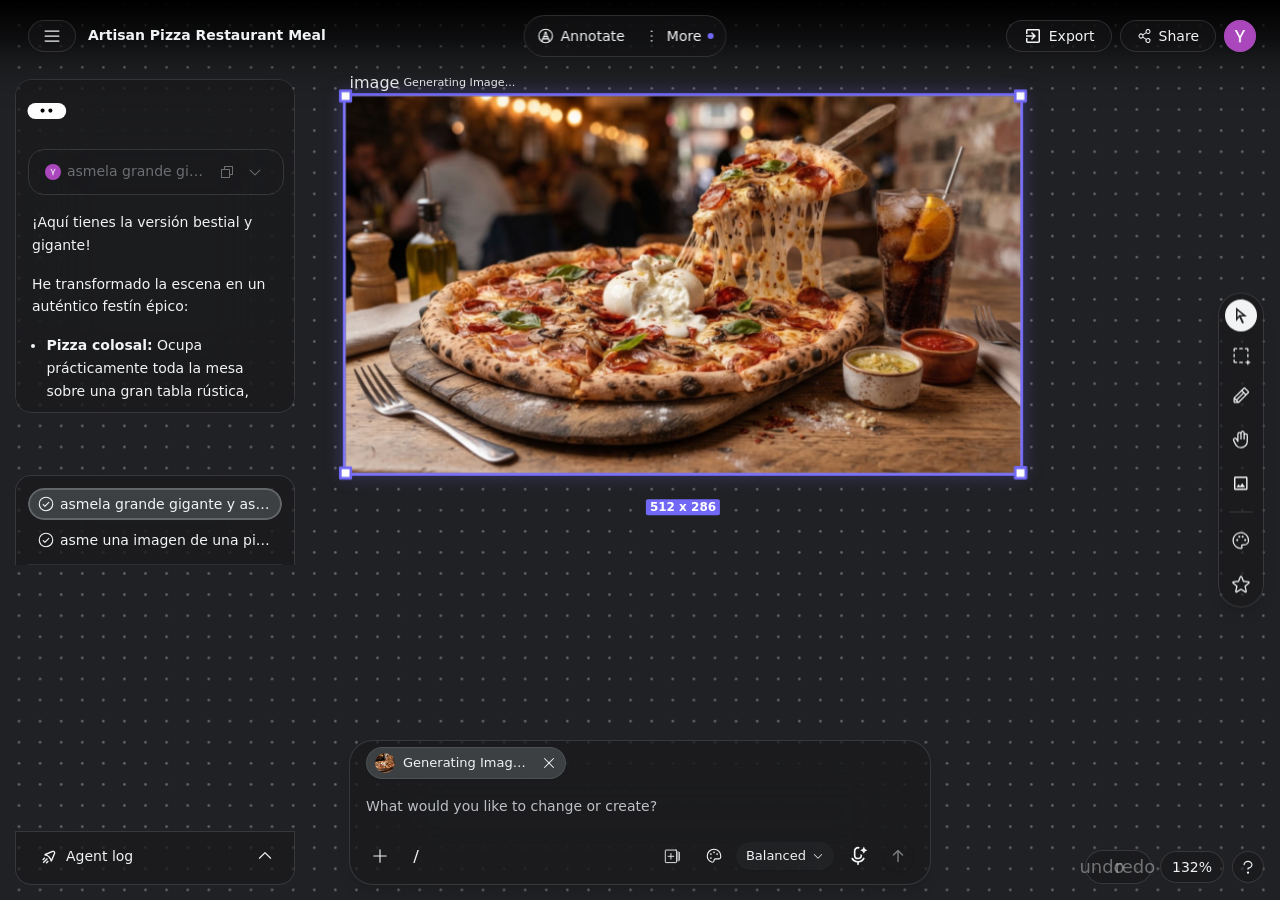
<file: imagenes/pizzaa_files/saved_resource.html>
<!DOCTYPE html>
<!-- saved from url=(0333)https://app-companion-430619.appspot.com/projects/15144101619597889609?usegapi=1&jsh=m%3B%2F_%2Fscs%2Fabc-static%2F_%2Fjs%2Fk%3Dgapi.lb.es.u9emCg1K830.O%2Fd%3D1%2Frs%3DAHpOoo-xHhtjDO7_vjeBla8wFJYUn_ascQ%2Fm%3D__features__#id=I0_1792111023249&_gfid=I0_1792111023249&parent=https%3A%2F%2Fstitch.withgoogle.com&pfname=&rpctoken=37846064 -->
<html lang="en" class="dark" style=""><head><meta http-equiv="Content-Type" content="text/html; charset=UTF-8">
    
    <meta name="viewport" content="width=device-width, initial-scale=1.0, maximum-scale=1.0, minimum-scale=1.0, user-scalable=no, shrink-to-fit=no, viewport-fit=cover">
    <link rel="preconnect" href="https://fonts.googleapis.com/">
    <link rel="preconnect" href="https://fonts.gstatic.com/" crossorigin="">
    <link rel="preconnect" href="https://apis.google.com/">
    <link rel="preconnect" href="https://cdn.tailwindcss.com/">
    <link href="./css2(1)" rel="stylesheet">
    <!--
      Design System Fonts & Icons — loaded NON-BLOCKING.
      Using media="print" + onload swap avoids render-blocking while still
      fetching fonts eagerly. All Google Fonts CSS uses font-display:swap,
      so text remains visible during load.
    -->
    <link href="./css2(2)" rel="stylesheet" media="all" onload="this.media='all'">
    <link href="./css2(3)" rel="stylesheet" media="all" onload="this.media='all'">
    <!-- Favicons -->
    <link rel="shortcut icon" href="https://www.gstatic.com/labs-code/stitch/favicon.ico">
    <link rel="icon" href="https://www.gstatic.com/labs-code/stitch/favicon-16x16.png" sizes="16x16" type="image/png">
    <link rel="icon" href="https://www.gstatic.com/labs-code/stitch/favicon-32x32.png" sizes="32x32" type="image/png">
    <link rel="icon" href="https://www.gstatic.com/labs-code/stitch/favicon-48x48.png" sizes="48x48" type="image/png">
    <link rel="icon" href="https://www.gstatic.com/labs-code/stitch/favicon-192x192.png" sizes="192x192" type="image/png">
    <link rel="icon" href="https://www.gstatic.com/labs-code/stitch/favicon-512x512.png" sizes="512x512" type="image/png">
    <link rel="apple-touch-icon" href="https://www.gstatic.com/labs-code/stitch/apple-touch-icon.png">
    <title>Stitch</title>
    <script src="./cb=gapi.loaded_0" async=""></script><script type="module" crossorigin="" src="./index-CVMVtY7H.js.descarga"></script>
    <link rel="modulepreload" crossorigin="" href="https://app-companion-430619.appspot.com/assets/rolldown-runtime-C5c2KzVm.js">
    <link rel="modulepreload" crossorigin="" href="https://app-companion-430619.appspot.com/assets/preload-helper-5xhW3dnw.js">
    <link rel="modulepreload" crossorigin="" href="https://app-companion-430619.appspot.com/assets/vendor-react-odJ06c5r.js">
    <link rel="modulepreload" crossorigin="" href="https://app-companion-430619.appspot.com/assets/vendor-ui-BTrRWPMH.js">
    <link rel="modulepreload" crossorigin="" href="https://app-companion-430619.appspot.com/assets/vendor-query-Co14rsfw.js">
    <link rel="modulepreload" crossorigin="" href="https://app-companion-430619.appspot.com/assets/vendor-utils-0fRGL0Q4.js">
    <link rel="modulepreload" crossorigin="" href="https://app-companion-430619.appspot.com/assets/editor-xyflow-BgMdtyNv.js">
    <link rel="modulepreload" crossorigin="" href="https://app-companion-430619.appspot.com/assets/v4-DcrijC4j.js">
    <link rel="modulepreload" crossorigin="" href="https://app-companion-430619.appspot.com/assets/Logger-BDVUgtvC.js">
    <link rel="modulepreload" crossorigin="" href="https://app-companion-430619.appspot.com/assets/dist-Dxkc7Su4.js">
    <link rel="modulepreload" crossorigin="" href="https://app-companion-430619.appspot.com/assets/PostMessageClient-O4-Ivvie.js">
    <link rel="modulepreload" crossorigin="" href="https://app-companion-430619.appspot.com/assets/DebugStore-RkhFlJgv.js">
    <link rel="modulepreload" crossorigin="" href="https://app-companion-430619.appspot.com/assets/util-BWF1mnzO.js">
    <link rel="modulepreload" crossorigin="" href="https://app-companion-430619.appspot.com/assets/Icon-CX_kC2o2.js">
    <link rel="modulepreload" crossorigin="" href="https://app-companion-430619.appspot.com/assets/Interaction-BwePbhV_.js">
    <link rel="modulepreload" crossorigin="" href="https://app-companion-430619.appspot.com/assets/auroraTunerConfig-D4CqbiID.js">
    <link rel="modulepreload" crossorigin="" href="https://app-companion-430619.appspot.com/assets/CloseButton-e8--gNiK.js">
    <link rel="modulepreload" crossorigin="" href="https://app-companion-430619.appspot.com/assets/purify.es-Nvabh2ZA.js">
    <link rel="modulepreload" crossorigin="" href="https://app-companion-430619.appspot.com/assets/vendor-marked-Cnwm4IT3.js">
    <link rel="modulepreload" crossorigin="" href="https://app-companion-430619.appspot.com/assets/Popover-BYpm8RGV.js">
    <link rel="modulepreload" crossorigin="" href="https://app-companion-430619.appspot.com/assets/Menu-DrY_a8X8.js">
    <link rel="modulepreload" crossorigin="" href="https://app-companion-430619.appspot.com/assets/FileFetch-D3Hf_LAR.js">
    <link rel="modulepreload" crossorigin="" href="https://app-companion-430619.appspot.com/assets/DebugHelpers-CmLkp1sL.js">
    <link rel="modulepreload" crossorigin="" href="https://app-companion-430619.appspot.com/assets/whatsNewUpdates-DfKJeKRG.js">
    <link rel="modulepreload" crossorigin="" href="https://app-companion-430619.appspot.com/assets/useNodeRenderData-CgbnY3Tx.js">
    <link rel="modulepreload" crossorigin="" href="https://app-companion-430619.appspot.com/assets/ChatScreenMention-Cn-NYCnI.js">
    <link rel="modulepreload" crossorigin="" href="https://app-companion-430619.appspot.com/assets/utils-B_DSnP-m.js">
    <link rel="modulepreload" crossorigin="" href="https://app-companion-430619.appspot.com/assets/viewportUnits-Dz6SsHvX.js">
    <link rel="modulepreload" crossorigin="" href="https://app-companion-430619.appspot.com/assets/CanvasClient-BZQJoROA.js">
    <link rel="modulepreload" crossorigin="" href="https://app-companion-430619.appspot.com/assets/Layout-sexPAC2m.js">
    <link rel="stylesheet" crossorigin="" href="./editor-xyflow-CHpVij2M.css">
    <link rel="stylesheet" crossorigin="" href="./index-DvwgQ-nB.css">
    <!-- 05faeeaea13aab7c4c7b88aa894cf3ea5d19beb7 -->
  <script>window.AC_BUILD = "05faeeaea13aab7c4c7b88aa894cf3ea5d19beb7";</script>
<style id="_goober"> @keyframes go2264125279{from{transform:scale(0) rotate(45deg);opacity:0;}to{transform:scale(1) rotate(45deg);opacity:1;}}@keyframes go3020080000{from{transform:scale(0);opacity:0;}to{transform:scale(1);opacity:1;}}@keyframes go463499852{from{transform:scale(0) rotate(90deg);opacity:0;}to{transform:scale(1) rotate(90deg);opacity:1;}}@keyframes go1268368563{from{transform:rotate(0deg);}to{transform:rotate(360deg);}}@keyframes go1310225428{from{transform:scale(0) rotate(45deg);opacity:0;}to{transform:scale(1) rotate(45deg);opacity:1;}}@keyframes go651618207{0%{height:0;width:0;opacity:0;}40%{height:0;width:6px;opacity:1;}100%{opacity:1;height:10px;}}@keyframes go901347462{from{transform:scale(0.6);opacity:0.4;}to{transform:scale(1);opacity:1;}}.go4109123758{z-index:9999;}.go4109123758 > *{pointer-events:auto;}</style><link rel="modulepreload" as="script" crossorigin="" href="https://app-companion-430619.appspot.com/assets/design_system_presets-C7Z5sgPv.js"><link rel="modulepreload" as="script" crossorigin="" href="https://app-companion-430619.appspot.com/assets/CreatePage-CRf5unQX.js"><link rel="modulepreload" as="script" crossorigin="" href="https://app-companion-430619.appspot.com/assets/prompts-BIfSJ_f-.js"><link rel="modulepreload" as="script" crossorigin="" href="https://app-companion-430619.appspot.com/assets/editor-tiptap-dlw_XMWN.js"><link rel="modulepreload" as="script" crossorigin="" href="https://app-companion-430619.appspot.com/assets/useShortcut-l2a9H-ta.js"><link rel="modulepreload" as="script" crossorigin="" href="https://app-companion-430619.appspot.com/assets/findExternalScreenInstances-Cr-ZnLDc.js"><link rel="modulepreload" as="script" crossorigin="" href="https://app-companion-430619.appspot.com/assets/useCallbackRef-B9-pScD_.js"><link rel="modulepreload" as="script" crossorigin="" href="https://app-companion-430619.appspot.com/assets/Chip-DrfuBLrt.js"><link rel="stylesheet" crossorigin="" href="./prompts-B3NjZccM.css"><link rel="modulepreload" as="script" crossorigin="" href="https://app-companion-430619.appspot.com/assets/editor-monaco-BhJ6FxW1.js"><link rel="modulepreload" as="script" crossorigin="" href="https://app-companion-430619.appspot.com/assets/vendor-carousel-BQcsPFxc.js"><link rel="modulepreload" as="script" crossorigin="" href="https://app-companion-430619.appspot.com/assets/OutageBanner-CtW8xYyM.js"><link rel="modulepreload" as="script" crossorigin="" href="https://app-companion-430619.appspot.com/assets/useSelectedNodes-DCYcPwKL.js"><link rel="modulepreload" as="script" crossorigin="" href="https://app-companion-430619.appspot.com/assets/useCopyToClipboard-B0XL6vVd.js"><link rel="modulepreload" as="script" crossorigin="" href="https://app-companion-430619.appspot.com/assets/clipboard-enEgEx1t.js"><link rel="modulepreload" as="script" crossorigin="" href="https://app-companion-430619.appspot.com/assets/CodeEditor-DjZjQdQg.js"><link rel="modulepreload" as="script" crossorigin="" href="https://app-companion-430619.appspot.com/assets/LoadingPage-CF0FcLV1.js"><link rel="modulepreload" as="script" crossorigin="" href="https://app-companion-430619.appspot.com/assets/SidePanel-eJcT0Vun.js"><link rel="modulepreload" as="script" crossorigin="" href="https://app-companion-430619.appspot.com/assets/ToggleGroup-lXOHzh44.js"><link rel="modulepreload" as="script" crossorigin="" href="https://app-companion-430619.appspot.com/assets/FormInput-DOwh921n.js"><link rel="modulepreload" as="script" crossorigin="" href="https://app-companion-430619.appspot.com/assets/usePromptPreview-DgwvgVqB.js"><link rel="modulepreload" as="script" crossorigin="" href="https://app-companion-430619.appspot.com/assets/wireframeScreenshot-2xPnIwzG.js"><link rel="stylesheet" crossorigin="" href="./usePromptPreview-CSc4pm3Z.css"><link rel="stylesheet" crossorigin="" href="./CreatePage-V25hCgkH.css"><style data-aurora-shared="">
@keyframes aurora-rotate {
  from { transform: translate(-50%, -50%) rotate(0deg); }
  to { transform: translate(-50%, -50%) rotate(360deg); }
}
@keyframes aurora-move {
  from { background-position: 200% 0; }
  to { background-position: -200% 0; }
}
</style><link rel="modulepreload" as="script" crossorigin="" href="https://app-companion-430619.appspot.com/assets/DesignPage-D05ex_O1.js"><link rel="modulepreload" as="script" crossorigin="" href="https://app-companion-430619.appspot.com/assets/UgcTrustBanner-BGn9EGl8.js"><link rel="modulepreload" as="script" crossorigin="" href="https://app-companion-430619.appspot.com/assets/iframeMessaging-DyqRLkLS.js"><link rel="modulepreload" as="script" crossorigin="" href="https://app-companion-430619.appspot.com/assets/McpSetupPage-Dx0Og_tv.js"><link rel="modulepreload" as="script" crossorigin="" href="https://app-companion-430619.appspot.com/assets/Select-BZuuLZvL.js"><link rel="stylesheet" crossorigin="" href="./McpSetupPage-CR9N5vNY.css"><link rel="modulepreload" as="script" crossorigin="" href="https://app-companion-430619.appspot.com/assets/dotGridConfig-DhFOOI9r.js"><link rel="modulepreload" as="script" crossorigin="" href="https://app-companion-430619.appspot.com/assets/DocumentPlaceholder-BPZDf8wv.js"><link rel="modulepreload" as="script" crossorigin="" href="https://app-companion-430619.appspot.com/assets/useCodeExport-BkNPd2zB.js"><link rel="modulepreload" as="script" crossorigin="" href="https://app-companion-430619.appspot.com/assets/live-session-logger-aZldHFC5.js"><link rel="modulepreload" as="script" crossorigin="" href="https://app-companion-430619.appspot.com/assets/wireframeBlueprint-BcKbT06N.js"><link rel="stylesheet" crossorigin="" href="./DesignPage-Dt_HhqC4.css"><style data-aurora-shimmer-shared="">
@keyframes aurora-shimmer-sweep {
  0% {
    background-position: 200% 0;
  }
  100% {
    background-position: -200% 0;
  }
}
@keyframes aurora-shimmer-breath {
  0%, 100% {
    opacity: 0.3;
  }
  50% {
    opacity: 0.85;
  }
}
</style><style data-tiptap-style="">.ProseMirror {
  position: relative;
}

.ProseMirror {
  word-wrap: break-word;
  white-space: pre-wrap;
  white-space: break-spaces;
  -webkit-font-variant-ligatures: none;
  font-variant-ligatures: none;
  font-feature-settings: "liga" 0; /* the above doesn't seem to work in Edge */
}

.ProseMirror [contenteditable="false"] {
  white-space: normal;
}

.ProseMirror [contenteditable="false"] [contenteditable="true"] {
  white-space: pre-wrap;
}

.ProseMirror pre {
  white-space: pre-wrap;
}

img.ProseMirror-separator {
  display: inline !important;
  border: none !important;
  margin: 0 !important;
  width: 0 !important;
  height: 0 !important;
}

.ProseMirror-gapcursor {
  display: none;
  pointer-events: none;
  position: absolute;
  margin: 0;
}

.ProseMirror-gapcursor:after {
  content: "";
  display: block;
  position: absolute;
  top: -2px;
  width: 20px;
  border-top: 1px solid black;
  animation: ProseMirror-cursor-blink 1.1s steps(2, start) infinite;
}

@keyframes ProseMirror-cursor-blink {
  to {
    visibility: hidden;
  }
}

.ProseMirror-hideselection *::selection {
  background: transparent;
}

.ProseMirror-hideselection *::-moz-selection {
  background: transparent;
}

.ProseMirror-hideselection * {
  caret-color: transparent;
}

.ProseMirror-focused .ProseMirror-gapcursor {
  display: block;
}</style></head>
  <body class="editor_dark" marginwidth="0" marginheight="0" style="">
    <div id="root"><div dir="ltr" class="flex h-svh flex-col bg-primary md:min-h-full md:flex-row md:overflow-hidden text-primary selection:bg-selection-bg selection:text-selection-text"><div class="h-svh w-full text-foreground flex bg-primary relative"><main class="flex flex-1 flex-col overflow-y-auto"><div class="flex flex-col h-svh"><div class="flex-1 min-h-0"><div class="flex flex-col h-full w-full overflow-hidden relative font-sans isolate text-primary"><div data-base-ui-inert=""><div class="cv3-header-gradient pointer-events-none transition-opacity duration-200" aria-hidden="true"></div><div class="react-flow__panel !m-0 px-6 py-4 h-18 flex items-center transition-opacity duration-200 top left" style="z-index: 50;"><div class="flex items-center gap-1 md:gap-2 overflow-hidden max-w-[375px]"><div class="flex rounded-md p-1"><button type="button" tabindex="0" aria-haspopup="menu" aria-expanded="false" id="_r_2p_" class="flex items-center justify-center outline-none select-none cursor-pointer focus-ring hover:bg-state-hover active:bg-state-pressed data-[popup-open]:bg-state-hover disabled:opacity-50 disabled:cursor-not-allowed rounded-full gap-1.5 px-2.5 py-1.5 text-subtitle-sm text-primary shadow-sm w-12 h-8 !px-0 !gap-0 bg-surface-container backdrop-blur-glass border border-secondary"><span class="text-inherit"><svg xmlns="http://www.w3.org/2000/svg" width="20px" height="20px" fill="currentColor" viewBox="0 0 256 256"><path d="M224,128a8,8,0,0,1-8,8H40a8,8,0,0,1,0-16H216A8,8,0,0,1,224,128ZM40,72H216a8,8,0,0,0,0-16H40a8,8,0,0,0,0,16ZM216,184H40a8,8,0,0,0,0,16H216a8,8,0,0,0,0-16Z"></path></svg></span></button></div><div class="flex justify-between items-center flex-1 min-w-0 gap-2"><div class="group flex items-center gap-0.5 min-w-0"><button class="text-subtitle-md font-bold truncate min-w-0 text-left border-b-2 border-transparent cursor-text hover:opacity-80" title="Artisan Pizza Restaurant Meal">Artisan Pizza Restaurant Meal</button><div><button class="ml-1 p-2 rounded-full flex items-center justify-center flex-shrink-0 opacity-0 group-hover:opacity-100 focus:opacity-100 transition-opacity bg-state-hover hover:bg-state-pressed focus-ring"><svg width="18" height="18" viewBox="0 0 11 11" fill="currentColor" xmlns="http://www.w3.org/2000/svg"><path d="M2.55375 8.435H3.13875L6.5925 4.98125L6.03 4.4075L2.55375 7.88375V8.435ZM1.2375 9.7625V7.32125L6.8175 1.73C6.915 1.625 7.02375 1.55 7.14375 1.505C7.26375 1.46 7.3875 1.4375 7.515 1.4375C7.635 1.4375 7.755 1.46 7.875 1.505C7.995 1.55 8.11125 1.62125 8.22375 1.71875L9.28125 2.7425C9.37875 2.8475 9.45 2.96375 9.495 3.09125C9.5475 3.21125 9.57375 3.33875 9.57375 3.47375C9.57375 3.60125 9.5475 3.72875 9.495 3.85625C9.45 3.97625 9.37875 4.085 9.28125 4.1825L3.70125 9.7625H1.2375ZM8.1225 3.47375L7.5375 2.8775L8.1225 3.47375ZM6.31125 4.68875L6.03 4.4075L6.5925 4.98125L6.31125 4.68875Z" fill="currentColor"></path></svg></button></div></div></div></div></div><div class="react-flow__panel !m-0 px-6 py-4 h-18 flex items-center transition-opacity duration-200 top center" style="z-index: 50;"><div class="flex gap-2" style="opacity: 1; transform: none;"><div class="flex z-10 justify-center"><div data-orientation="horizontal" aria-orientation="horizontal" role="toolbar" class="flex flex-nowrap gap-0.5 items-center border border-secondary p-1 rounded-3xl bg-surface-container backdrop-blur-glass text-primary z-100"><div class="flex items-center gap-1" style="opacity: 1; transform: none;"><div><button class="flex items-center gap-1.5 px-2 py-1.5 text-sm font-medium text-primary hover:bg-state-hover active:bg-state-pressed rounded-3xl lg:rounded-full transition-colors data-[state=open]:bg-state-active outline-none"><span class="text-primary"><svg xmlns="http://www.w3.org/2000/svg" width="18px" height="18px" fill="currentColor" viewBox="0 0 256 256"><path d="M201.54,54.46A104,104,0,0,0,54.46,201.54,104,104,0,0,0,201.54,54.46ZM88,206.37V176h80v30.37A88.38,88.38,0,0,1,88,206.37ZM104,144h48v16H104Zm14-16,10-48h0l10,48Zm72.22,62.23c-2,2-4.08,3.87-6.22,5.64V176a16,16,0,0,0-16-16V144a16,16,0,0,0-13.61-15.8L143.66,76.74a16,16,0,0,0-31.32,0L101.61,128.2A16,16,0,0,0,88,144v16a16,16,0,0,0-16,16v19.87c-2.14-1.77-4.22-3.64-6.22-5.64a88,88,0,1,1,124.44,0Z"></path></svg></span><span class="hidden xl:inline">Annotate</span></button></div></div><div class="flex items-center gap-1" style="opacity: 1; transform: none;"><button type="button" aria-disabled="false" aria-haspopup="menu" aria-expanded="false" id="_r_6i_" class="justify-center select-none cursor-pointer focus-ring data-[popup-open]:bg-state-hover disabled:opacity-50 disabled:cursor-not-allowed p-2 flex items-center gap-1.5 px-2 py-1.5 text-sm font-medium text-primary hover:bg-state-hover active:bg-state-pressed rounded-3xl lg:rounded-full transition-colors data-[state=open]:bg-state-active outline-none"><span class="text-inherit"><svg xmlns="http://www.w3.org/2000/svg" width="18px" height="18px" fill="currentColor" viewBox="0 0 256 256"><path d="M140,128a12,12,0,1,1-12-12A12,12,0,0,1,140,128ZM128,72a12,12,0,1,0-12-12A12,12,0,0,0,128,72Zm0,112a12,12,0,1,0,12,12A12,12,0,0,0,128,184Z"></path></svg></span><span class="hidden xl:inline">More</span><span class="w-1.5 h-1.5 bg-accent rounded-full"></span></button></div></div></div></div></div><div class="react-flow__panel !m-0 px-6 py-4 h-18 flex items-center transition-opacity duration-200 top right" style="z-index: 50;"><div class="flex items-center gap-2"><button class="items-center justify-center bg-clip-border focus-visible:outline-2 focus-visible:outline-current focus-visible:-outline-offset-2 border border-secondary enabled:hover:bg-state-hover enabled:active:bg-state-pressed backdrop-blur-glass text-subtitle-md bg-surface-container backdrop-blur-glass text-primary font-heading flex gap-[6px] p-2 lg:px-4 lg:py-3 h-8 rounded-[20px]" tabindex="0"><svg width="20" height="20" viewBox="0 0 18 18" fill="currentColor" xmlns="http://www.w3.org/2000/svg"><g clip-path="url(#clip0-_r_31_)"><path d="M4.05 15.3C3.675 15.3 3.35625 15.1687 3.09375 14.9062C2.83125 14.6437 2.7 14.325 2.7 13.95V10.8H4.05V13.95H13.95V4.05H4.05V7.2H2.7V4.05C2.7 3.675 2.83125 3.35625 3.09375 3.09375C3.35625 2.83125 3.675 2.7 4.05 2.7H13.95C14.325 2.7 14.6438 2.83125 14.9063 3.09375C15.1688 3.35625 15.3 3.675 15.3 4.05V13.95C15.3 14.325 15.1688 14.6437 14.9063 14.9062C14.6438 15.1687 14.325 15.3 13.95 15.3H4.05ZM8.1 12.6L7.14375 11.6437L9.1125 9.675H2.7V8.325H9.1125L7.14375 6.35625L8.1 5.4L11.7 9L8.1 12.6Z" fill="currentColor"></path></g><defs><clippath id="clip0-_r_31_"><rect width="18" height="18" fill="currentColor"></rect></clippath></defs></svg><p class="hidden lg:inline font-heading text-sm font-medium leading-[1]">Export</p></button><div><button class="items-center justify-center bg-clip-border focus-visible:outline-2 focus-visible:outline-current focus-visible:-outline-offset-2 border border-secondary enabled:hover:bg-state-hover enabled:active:bg-state-pressed backdrop-blur-glass bg-surface-container backdrop-blur-glass text-sm text-primary font-heading flex gap-[6px] p-2 lg:px-4 lg:py-3 h-8 rounded-[20px]" tabindex="0"><span class="text-inherit"><svg xmlns="http://www.w3.org/2000/svg" width="16px" height="16px" fill="currentColor" viewBox="0 0 256 256"><path d="M176,160a39.89,39.89,0,0,0-28.62,12.09l-46.1-29.63a39.8,39.8,0,0,0,0-28.92l46.1-29.63a40,40,0,1,0-8.66-13.45l-46.1,29.63a40,40,0,1,0,0,55.82l46.1,29.63A40,40,0,1,0,176,160Zm0-128a24,24,0,1,1-24,24A24,24,0,0,1,176,32ZM64,152a24,24,0,1,1,24-24A24,24,0,0,1,64,152Zm112,72a24,24,0,1,1,24-24A24,24,0,0,1,176,224Z"></path></svg></span><p class="hidden lg:inline font-heading text-sm font-medium leading-[1]">Share</p></button></div><div class="relative flex"><button type="button" tabindex="0" aria-expanded="false" aria-haspopup="dialog" data-base-ui-click-trigger="" aria-label="Account Menu" class="rounded-full focus-ring m3-tactile-sm"><div class="flex items-center justify-center rounded-full text-lg font-heading font-medium color-white bg-secondary border border-tertiary/20 select-none h-8 w-8 min-w-8 p-0 text-lg"><img alt="Profile image for Yeselin Naomi" class="rounded-full h-8 w-8 min-w-8" referrerpolicy="no-referrer" src="./unnamed.png"></div></button></div></div></div></div><div class="pointer-events-none absolute inset-0 z-[6]" data-base-ui-inert=""></div><div class="absolute right-4 top-1/2 -translate-y-1/2 z-40 transition-opacity duration-200" data-base-ui-inert=""><div class="p-1.5 bg-surface-container backdrop-blur-glass text-primary rounded-[200px] shadow-lg border border-secondary flex flex-col gap-2 items-center space-y-1" style="opacity: 1; transform: none;"><div class="flex flex-col items-center gap-2"><div><button class="gap-2 bg-clip-border focus-visible:outline-2 focus-visible:outline-current focus-visible:-outline-offset-2 border-none enabled:active:bg-state-pressed text-subtitle-md px-3 w-8 h-8 flex items-center justify-center rounded-full !p-0 bg-surface-inverse text-inverse-primary enabled:hover:bg-surface-inverse pl-0.5" tabindex="0"><svg width="20" height="20" viewBox="0 0 18 18" fill="currentColor" xmlns="http://www.w3.org/2000/svg"><g clip-path="url(#clip0_2154_30)"><path d="M5.85 10.5562L7.44375 8.55H10.6125L5.85 4.65V10.5562ZM10.0688 16.2L7.48125 10.6687L4.5 14.4V1.8L14.4 9.9H9.1125L11.7 15.4312L10.0688 16.2Z" fill="currentColor"></path></g><defs><clippath id="clip0_2154_30"><rect width="18" height="18" fill="currentColor"></rect></clippath></defs></svg></button></div><div><button class="gap-2 bg-clip-border focus-visible:outline-2 focus-visible:outline-current focus-visible:-outline-offset-2 border-none bg-transparent text-primary enabled:hover:bg-state-hover enabled:active:bg-state-pressed text-subtitle-md px-3 w-8 h-8 flex items-center justify-center rounded-full !p-0" tabindex="0"><span class="text-inherit"><svg xmlns="http://www.w3.org/2000/svg" width="20px" height="20px" fill="currentColor" viewBox="0 0 256 256"><path d="M152,40a8,8,0,0,1-8,8H112a8,8,0,0,1,0-16h32A8,8,0,0,1,152,40Zm-8,168H112a8,8,0,0,0,0,16h32a8,8,0,0,0,0-16ZM208,48V72a8,8,0,0,0,16,0V48a16,16,0,0,0-16-16H184a8,8,0,0,0,0,16Zm8,56a8,8,0,0,0-8,8v32a8,8,0,0,0,16,0V112A8,8,0,0,0,216,104ZM40,152a8,8,0,0,0,8-8V112a8,8,0,0,0-16,0v32A8,8,0,0,0,40,152Zm32,56H48V184a8,8,0,0,0-16,0v24a16,16,0,0,0,16,16H72a8,8,0,0,0,0-16ZM72,32H48A16,16,0,0,0,32,48V72a8,8,0,0,0,16,0V48H72a8,8,0,0,0,0-16ZM240,208H224V192a8,8,0,0,0-16,0v16H192a8,8,0,0,0,0,16h16v16a8,8,0,0,0,16,0V224h16a8,8,0,0,0,0-16Z"></path></svg></span></button></div><div><button class="gap-2 bg-clip-border focus-visible:outline-2 focus-visible:outline-current focus-visible:-outline-offset-2 border-none bg-transparent text-primary enabled:hover:bg-state-hover enabled:active:bg-state-pressed text-subtitle-md px-3 w-8 h-8 flex items-center justify-center rounded-full !p-0" tabindex="0"><span class="text-inherit"><svg xmlns="http://www.w3.org/2000/svg" width="20px" height="20px" fill="currentColor" viewBox="0 0 256 256"><path d="M227.31,73.37,182.63,28.68a16,16,0,0,0-22.63,0L36.69,152A15.86,15.86,0,0,0,32,163.31V208a16,16,0,0,0,16,16H92.69A15.86,15.86,0,0,0,104,219.31L227.31,96a16,16,0,0,0,0-22.63ZM51.31,160,136,75.31,152.69,92,68,176.68ZM48,179.31,76.69,208H48Zm48,25.38L79.31,188,164,103.31,180.69,120Zm96-96L147.31,64l24-24L216,84.68Z"></path></svg></span></button></div></div><div><button class="gap-2 bg-clip-border focus-visible:outline-2 focus-visible:outline-current focus-visible:-outline-offset-2 border-none bg-transparent text-primary enabled:hover:bg-state-hover enabled:active:bg-state-pressed text-subtitle-md px-3 w-8 h-8 flex items-center justify-center rounded-full !p-0" tabindex="0"><span class="text-inherit"><svg xmlns="http://www.w3.org/2000/svg" width="20px" height="20px" fill="currentColor" viewBox="0 0 256 256"><path d="M188,48a27.75,27.75,0,0,0-12,2.71V44a28,28,0,0,0-54.65-8.6A28,28,0,0,0,80,60v64l-3.82-6.13a28,28,0,0,0-48.6,27.82c16,33.77,28.93,57.72,43.72,72.69C86.24,233.54,103.2,240,128,240a88.1,88.1,0,0,0,88-88V76A28,28,0,0,0,188,48Zm12,104a72.08,72.08,0,0,1-72,72c-20.38,0-33.51-4.88-45.33-16.85C69.44,193.74,57.26,171,41.9,138.58a6.36,6.36,0,0,0-.3-.58,12,12,0,0,1,20.79-12,1.76,1.76,0,0,0,.14.23l18.67,30A8,8,0,0,0,96,152V60a12,12,0,0,1,24,0v60a8,8,0,0,0,16,0V44a12,12,0,0,1,24,0v76a8,8,0,0,0,16,0V76a12,12,0,0,1,24,0Z"></path></svg></span></button></div><div><div><input accept="image/png,.png,image/jpeg,.jpg,.jpeg,image/gif,.gif,image/webp,.webp,image/heic,.heic,image/heif,.heif,text/plain,.txt,text/markdown,.md,.markdown,text/html,.html,.htm,text/javascript,.js,.jsx,.ts,.tsx,application/json,.json,text/css,.css,text/x-scss,.scss,text/x-sass,.sass,text/less,.less,text/x-vue,.vue,text/x-svelte,.svelte,text/x-astro,.astro,text/mdx,.mdx,image/svg+xml,.svg,text/csv,.csv,text/vnd.mermaid,.mmd,.mermaid,application/x-figma,.fig" multiple="" tabindex="-1" type="file" style="border: 0px; clip: rect(0px, 0px, 0px, 0px); clip-path: inset(50%); height: 1px; margin: 0px -1px -1px 0px; overflow: hidden; padding: 0px; position: absolute; width: 1px; white-space: nowrap;"><button class="gap-2 bg-clip-border focus-visible:outline-2 focus-visible:outline-current focus-visible:-outline-offset-2 border-none bg-transparent text-primary enabled:hover:bg-state-hover enabled:active:bg-state-pressed text-subtitle-md px-3 w-8 h-8 flex items-center justify-center rounded-full !p-0" tabindex="0"><svg width="14" height="14" viewBox="0 0 13 13" xmlns="http://www.w3.org/2000/svg" fill="currentColor"><path d="M1.35005 12.6C0.975049 12.6 0.656299 12.4687 0.393799 12.2062C0.131299 11.9312 4.89354e-05 11.6125 4.89354e-05 11.25V1.34999C4.89354e-05 0.987487 0.131299 0.674987 0.393799 0.412488C0.656299 0.137487 0.975049 -1.26362e-05 1.35005 -1.26362e-05H11.25C11.625 -1.26362e-05 11.9438 0.137487 12.2063 0.412488C12.4688 0.674987 12.6 0.987487 12.6 1.34999V11.25C12.6 11.6125 12.4688 11.9312 12.2063 12.2062C11.9438 12.4687 11.625 12.6 11.25 12.6H1.35005ZM1.35005 11.25H11.25V1.34999H1.35005V11.25ZM2.25005 9.89999H10.35L7.65005 6.29999L5.62505 8.99999L4.27505 7.19999L2.25005 9.89999ZM1.35005 11.25V1.34999V11.25Z" fill="currentColor"></path></svg></button></div></div><div class="w-6 border-t border-secondary my-0.5"></div><div><button class="gap-2 bg-clip-border focus-visible:outline-2 focus-visible:outline-current focus-visible:-outline-offset-2 border-none bg-transparent text-primary enabled:hover:bg-state-hover enabled:active:bg-state-pressed text-subtitle-md px-3 w-8 h-8 flex items-center justify-center rounded-full !p-0" tabindex="0"><svg width="20" height="20" viewBox="0 0 24 24" fill="none" stroke="currentColor" stroke-width="1.5" stroke-linecap="round" stroke-linejoin="round" xmlns="http://www.w3.org/2000/svg"><path d="M12 2.5C6.75 2.5 2.5 6.75 2.5 12C2.5 17.25 6.75 21.5 12 21.5C12.69 21.5 13.25 20.94 13.25 20.25C13.25 19.93 13.13 19.64 12.93 19.42C12.74 19.2 12.62 18.92 12.62 18.6C12.62 17.91 13.18 17.35 13.87 17.35H15.75C18.65 17.35 21 14.99 21 12.1C21 6.81 16.97 2.5 12 2.5Z"></path><circle cx="7.5" cy="11.5" r="1.25" fill="currentColor" stroke="none"></circle><circle cx="10" cy="7.5" r="1.25" fill="currentColor" stroke="none"></circle><circle cx="14" cy="7.5" r="1.25" fill="currentColor" stroke="none"></circle><circle cx="17" cy="11.5" r="1.25" fill="currentColor" stroke="none"></circle></svg></button></div><div><button class="gap-2 bg-clip-border focus-visible:outline-2 focus-visible:outline-current focus-visible:-outline-offset-2 border-none bg-transparent text-primary enabled:hover:bg-state-hover enabled:active:bg-state-pressed text-subtitle-md px-3 w-8 h-8 flex items-center justify-center rounded-full !p-0" tabindex="0"><span class="text-inherit"><svg xmlns="http://www.w3.org/2000/svg" width="20px" height="20px" fill="currentColor" viewBox="0 0 256 256"><path d="M239.18,97.26A16.38,16.38,0,0,0,224.92,86l-59-4.76L143.14,26.15a16.36,16.36,0,0,0-30.27,0L90.11,81.23,31.08,86a16.46,16.46,0,0,0-9.37,28.86l45,38.83L53,211.75a16.38,16.38,0,0,0,24.5,17.82L128,198.49l50.53,31.08A16.4,16.4,0,0,0,203,211.75l-13.76-58.07,45-38.83A16.43,16.43,0,0,0,239.18,97.26Zm-15.34,5.47-48.7,42a8,8,0,0,0-2.56,7.91l14.88,62.8a.37.37,0,0,1-.17.48c-.18.14-.23.11-.38,0l-54.72-33.65a8,8,0,0,0-8.38,0L69.09,215.94c-.15.09-.19.12-.38,0a.37.37,0,0,1-.17-.48l14.88-62.8a8,8,0,0,0-2.56-7.91l-48.7-42c-.12-.1-.23-.19-.13-.5s.18-.27.33-.29l63.92-5.16A8,8,0,0,0,103,91.86l24.62-59.61c.08-.17.11-.25.35-.25s.27.08.35.25L153,91.86a8,8,0,0,0,6.75,4.92l63.92,5.16c.15,0,.24,0,.33.29S224,102.63,223.84,102.73Z"></path></svg></span></button></div></div></div><div class="absolute right-4 bottom-4 z-50 flex gap-2 items-center" data-base-ui-inert=""><div class="hidden md:flex items-center gap-0.5 bg-surface-container backdrop-blur-glass border border-secondary rounded-full px-0.5 py-0.5"><div><button class="w-7 h-7 flex items-center justify-center rounded-full text-primary select-none hover:bg-state-hover focus-visible:bg-state-hover disabled:opacity-40 disabled:pointer-events-none" disabled="" aria-label="Undo"><span class="material-symbols-outlined text-[18px] leading-none" aria-hidden="true">undo</span></button></div><div class="w-px h-4 bg-border"></div><div><button class="w-7 h-7 flex items-center justify-center rounded-full text-primary select-none hover:bg-state-hover focus-visible:bg-state-hover disabled:opacity-40 disabled:pointer-events-none" disabled="" aria-label="Redo"><span class="material-symbols-outlined text-[18px] leading-none" aria-hidden="true">redo</span></button></div></div><button class="flex items-center justify-center gap-2 bg-clip-border focus-visible:outline-2 focus-visible:outline-current focus-visible:-outline-offset-2 shadow-sm backdrop-blur-glass text-subtitle-md enabled:hover:bg-state-hover enabled:active:bg-state-pressed h-8 px-1.5 py-3 w-16 bg-surface-container backdrop-blur-glass text-primary border border-secondary overflow-hidden rounded-[100px] hover:bg-state-hover" tabindex="0" type="button" aria-haspopup="menu" aria-expanded="false" id="_r_3g_"><span class="text-sm">132%</span></button><div><button type="button" tabindex="0" aria-expanded="false" aria-haspopup="dialog" data-base-ui-click-trigger="" aria-label="Helpful Links" class="w-8 h-8 flex items-center justify-center rounded-full bg-surface-container backdrop-blur-glass border border-secondary text-primary select-none hover:bg-state-hover focus-visible:bg-state-hover data-[popup-open]:bg-state-hover m3-tactile-sm"><span class="text-inherit"><svg xmlns="http://www.w3.org/2000/svg" width="18px" height="18px" fill="currentColor" viewBox="0 0 256 256"><path d="M192,96c0,28.51-24.47,52.11-56,55.56V160a8,8,0,0,1-16,0V144a8,8,0,0,1,8-8c26.47,0,48-17.94,48-40s-21.53-40-48-40S80,73.94,80,96a8,8,0,0,1-16,0c0-30.88,28.71-56,64-56S192,65.12,192,96Zm-64,96a16,16,0,1,0,16,16A16,16,0,0,0,128,192Z"></path></svg></span></button></div></div><div class="flex-1 w-full h-full relative" role="presentation"><input accept="image/png,.png,image/jpeg,.jpg,.jpeg,image/gif,.gif,image/webp,.webp,image/heic,.heic,image/heif,.heif,text/plain,.txt,text/markdown,.md,.markdown,text/html,.html,.htm,text/javascript,.js,.jsx,.ts,.tsx,application/json,.json,text/css,.css,text/x-scss,.scss,text/x-sass,.sass,text/less,.less,text/x-vue,.vue,text/x-svelte,.svelte,text/x-astro,.astro,text/mdx,.mdx,image/svg+xml,.svg,text/csv,.csv,text/vnd.mermaid,.mmd,.mermaid,application/x-figma,.fig" multiple="" tabindex="-1" type="file" data-base-ui-inert="" style="border: 0px; clip: rect(0px, 0px, 0px, 0px); clip-path: inset(50%); height: 1px; margin: 0px -1px -1px 0px; overflow: hidden; padding: 0px; position: absolute; width: 1px; white-space: nowrap;"><div class="h-full w-full block"><div data-testid="rf__wrapper" class="react-flow group/flow dark" role="application" style="--xy-background-color: transparent; width: 100%; height: 100%; overflow: hidden; position: relative; z-index: 0;"><div class="react-flow__renderer" data-base-ui-inert="" style="position: absolute; width: 100%; height: 100%; top: 0px; left: 0px;"><div class="react-flow__pane selection" style="position: absolute; width: 100%; height: 100%; top: 0px; left: 0px;"><div class="react-flow__viewport xyflow__viewport react-flow__container" style="transform: translate(345.545px, -745px) scale(1.31818);"><div class="react-flow__edges"></div><div class="react-flow__edgelabel-renderer"></div><div class="react-flow__nodes" style="position: absolute; width: 100%; height: 100%; top: 0px; left: 0px;"><div class="react-flow__node react-flow__node-node-screen nopan screen hover:!z-[1005] selectable draggable" data-id="edbec31c6d914c73a3f5dc7798e6392d" data-testid="rf__node-edbec31c6d914c73a3f5dc7798e6392d" aria-roledescription="node" aria-describedby="react-flow__node-desc-1" style="z-index: 0; transform: translate(0px, 0px); pointer-events: all; visibility: visible; width: 512px; height: 382px;"><div class="group-focus-visible:ring-4 group-focus-visible:ring-blue-500 group-focus-visible:ring-offset-2" style="height: 382px; width: 512px; position: relative; opacity: 1; transform: none;"><div class="absolute transition-transform duration-[400ms] ease-out origin-bottom left-1/2 -translate-x-1/2 pb-6 pointer-events-auto" style="visibility: hidden; opacity: 0; transform: translate(-50%, -60%) scale(0.743448);"></div><div class="absolute z-20 f-font-s-body origin-bottom left-1/2 -translate-x-1/2 pb-1 transition-opacity duration-200" style="font-size: 0.7rem; font-weight: 400; transform: translate(-50%, -100%) scale(0.758621); width: 674.909px;"><div class="grid w-full grid-cols-[1fr_auto] items-end overflow-hidden min-h-[24px]"><div class="flex w-full min-w-[50px] items-end overflow-hidden"><div class="flex w-full flex-row items-center gap-1 bg-transparent p-0 pl-1 overflow-hidden truncate text-gray-500 group-[.dark]/flow:text-gray-100 hover:cursor-text hover:text-accent"><span class="flex-shrink-0"><span class="material-symbols-outlined text-[16px] w-4 h-4 leading-none text-current" aria-hidden="true" data-testid="node-icon" style="vertical-align: middle;">image</span></span><span class="truncate">Generating Image...</span></div></div></div></div><div class="relative transform h-full w-full overflow-hidden rounded-xl ring-1 ring-secondary" style="backface-visibility: hidden;"><div class="w-full absolute inset-0 flex flex-grow justify-center items-center shadow-xl h-full bg-placeholder rounded-xl"></div><div class="absolute inset-0 w-full h-full overflow-hidden"><img class="w-full h-full absolute inset-0 object-cover rounded-xl" src="./unnamed.jpg" style="opacity: 1;"></div><div class="w-full absolute inset-0 z-20"></div></div></div></div><div class="react-flow__node react-flow__node-node-screen nopan screen hover:!z-[1005] selected selectable draggable" data-id="589e424b623e4c98925c180b81eab9a3" data-testid="rf__node-589e424b623e4c98925c180b81eab9a3" aria-roledescription="node" aria-describedby="react-flow__node-desc-1" style="z-index: 10; transform: translate(0px, 638px); pointer-events: all; visibility: visible; width: 512px; height: 286px;"><div class="group-focus-visible:ring-4 group-focus-visible:ring-blue-500 group-focus-visible:ring-offset-2" style="height: 286px; width: 512px; position: relative; opacity: 1; transform: none;"><div class="absolute transition-transform duration-[400ms] ease-out origin-bottom left-1/2 -translate-x-1/2 pb-6 pointer-events-auto" style="visibility: visible; opacity: 1; transform: translate(-50%, -100%) scale(0.758621);"></div><div class="absolute z-20 f-font-s-body origin-bottom left-1/2 -translate-x-1/2 pb-1 transition-opacity duration-200" style="font-size: 0.7rem; font-weight: 400; transform: translate(-50%, -100%) scale(0.758621); width: 674.909px;"><div class="grid w-full grid-cols-[1fr_auto] items-end overflow-hidden min-h-[24px]"><div class="flex w-full min-w-[50px] items-end overflow-hidden"><div class="flex w-full flex-row items-center gap-1 bg-transparent p-0 pl-1 overflow-hidden truncate text-gray-500 group-[.dark]/flow:text-gray-100 hover:cursor-text hover:text-accent"><span class="flex-shrink-0"><span class="material-symbols-outlined text-[16px] w-4 h-4 leading-none text-current" aria-hidden="true" data-testid="node-icon" style="vertical-align: middle;">image</span></span><span class="truncate">Generating Image...</span></div></div></div></div><div class="absolute h-full w-full" style="background-color: rgb(113, 104, 246); border-width: medium; border-style: none; border-color: currentcolor; border-image: none; margin: -1.51724px; width: calc(100% + 3.03448px); height: calc(100% + 3.03448px); border-radius: 0px;"></div><div class="absolute origin-top left-1/2" style="bottom: -12px; transform: translate(-50%, 150%) scale(0.758621);"><div class="rounded-sm px-1 text-xs font-bold text-white" style="background-color: rgb(113, 104, 246);">512 x 286</div></div><div class="relative transform h-full w-full overflow-hidden rounded-none ring-1 ring-secondary" style="backface-visibility: hidden;"><div class="w-full absolute inset-0 flex flex-grow justify-center items-center shadow-xl h-full bg-placeholder rounded-none"></div><div class="absolute inset-0 w-full h-full overflow-hidden"><img class="w-full h-full absolute inset-0 object-cover rounded-none" src="./unnamed(1).jpg" style="opacity: 1;"></div><div class="w-full absolute inset-0 z-20"></div></div><div class="react-flow__resize-control nodrag top line" style="border-color: rgb(113, 104, 246); border-width: 0px;"></div><div class="react-flow__resize-control nodrag right line" style="border-color: rgb(113, 104, 246); border-width: 0px;"></div><div class="react-flow__resize-control nodrag bottom line" style="border-color: rgb(113, 104, 246); border-width: 0px;"></div><div class="react-flow__resize-control nodrag left line" style="border-color: rgb(113, 104, 246); border-width: 0px;"></div><div class="react-flow__resize-control nodrag top left handle" style="width: 10px; height: 10px; border-color: rgb(113, 104, 246); background: rgb(255, 255, 255); border-width: 2px; scale: 1;"></div><div class="react-flow__resize-control nodrag top right handle" style="width: 10px; height: 10px; border-color: rgb(113, 104, 246); background: rgb(255, 255, 255); border-width: 2px; scale: 1;"></div><div class="react-flow__resize-control nodrag bottom left handle" style="width: 10px; height: 10px; border-color: rgb(113, 104, 246); background: rgb(255, 255, 255); border-width: 2px; scale: 1;"></div><div class="react-flow__resize-control nodrag bottom right handle" style="width: 10px; height: 10px; border-color: rgb(113, 104, 246); background: rgb(255, 255, 255); border-width: 2px; scale: 1;"></div></div></div></div><div class="react-flow__viewport-portal"></div></div></div></div><canvas class="react-flow__canvas" width="1366" height="633" style="width: 100%; height: 100%; position: absolute; z-index: 10; pointer-events: none;" data-base-ui-inert=""></canvas><canvas class="react-flow__canvas" width="1366" height="633" style="width: 100%; height: 100%; position: absolute; z-index: 10; pointer-events: none;" data-base-ui-inert=""></canvas><svg class="react-flow__background" data-testid="rf__background" data-base-ui-inert="" style="position: absolute; width: 100%; height: 100%; top: 0px; left: 0px; --xy-background-pattern-color-props: #666;"><pattern id="pattern-1" x="8.090909090909122" y="-6.818181818181852" width="21.09090909090909" height="21.09090909090909" patternUnits="userSpaceOnUse" patternTransform="translate(-11.545454545454545,-11.545454545454545)"><circle cx="1.3181818181818181" cy="1.3181818181818181" r="1.3181818181818181" class="react-flow__background-pattern dots"></circle></pattern><rect x="0" y="0" width="100%" height="100%" fill="url(#pattern-1)"></rect></svg><svg class="react-flow__background dot-glow-bg" data-testid="rf__background" data-base-ui-inert="" style="position: absolute; width: 100%; height: 100%; top: 0px; left: 0px; --xy-background-pattern-color-props: #fff; mask-image: linear-gradient(transparent, transparent); opacity: 0;"><pattern id="pattern-1dot-glow-bg" x="8.090909090909122" y="-6.818181818181852" width="21.09090909090909" height="21.09090909090909" patternUnits="userSpaceOnUse" patternTransform="translate(-11.545454545454545,-11.545454545454545)"><circle cx="1.3181818181818181" cy="1.3181818181818181" r="1.3181818181818181" class="react-flow__background-pattern dots"></circle></pattern><rect x="0" y="0" width="100%" height="100%" fill="url(#pattern-1dot-glow-bg)"></rect></svg><div class="react-flow__panel transition-opacity duration-200 bottom center" data-base-ui-inert="" style="z-index: 50;"><div class="relative flex justify-center outline-none w-[50vw] max-w-[582px] min-w-[300px]"><div class="relative w-fit"><div class="absolute inset-0 z-[50] pointer-events-none isolate" style="border-radius: 24px; opacity: 1;"><div class="pointer-events-none absolute inset-0 " aria-hidden="true" style="border-radius: 24px; opacity: 1;"><style>
    @keyframes aurora-pulse-border-0.440_0.650_3 {
      0%, 100% { opacity: 1; }
      50% { opacity: 0.440; }
    }
    @keyframes aurora-pulse-glow-0.440_0.650_3 {
      0%, 100% { opacity: 1; }
      50% { opacity: 0.650; }
    }
  </style><div class="absolute inset-0 overflow-hidden" style="border-radius: 24px; opacity: 0.1;"><div class="absolute inset-0"><div class="absolute inset-0" style="mask-image: linear-gradient(black, transparent 75px), linear-gradient(to top, black, transparent 75px), linear-gradient(to right, black, transparent 75px), linear-gradient(to left, black, transparent 75px); mask-composite: add;"><div class="absolute" style="inset: -100px; filter: blur(100px); will-change: transform;"><div class="absolute" style="width: 150vmax; height: 150vmax; top: 50%; left: 50%; background: conic-gradient(transparent 0%, rgb(145, 84, 231) 10%, rgb(96, 86, 240) 16.3%, rgb(64, 217, 198) 22.5%, rgb(66, 133, 244) 28.8%, rgb(145, 84, 231) 35%, transparent 45%); animation: 12s linear 0s infinite normal none running aurora-rotate;"></div></div></div></div></div><div class="absolute inset-0 overflow-hidden" style="border-radius: 24px;"><div class="absolute inset-0" style="border-radius: 24px; mask: linear-gradient(rgb(255, 255, 255) 0px, rgb(255, 255, 255) 0px) content-box xor, linear-gradient(rgb(255, 255, 255) 0px, rgb(255, 255, 255) 0px); padding: 1px;"><div class="absolute" style="width: 150vmax; height: 150vmax; top: 50%; left: 50%; background: conic-gradient(transparent 0%, rgb(145, 84, 231) 10%, rgb(96, 86, 240) 16.3%, rgb(64, 217, 198) 22.5%, rgb(66, 133, 244) 28.8%, rgb(145, 84, 231) 35%, transparent 45%); animation: 12s linear 0s infinite normal none running aurora-rotate; opacity: 0.5; will-change: transform;"></div></div></div></div></div><div class="relative z-[1] flex flex-col justify-end cursor-text bg-surface-container backdrop-blur-glass text-primary border border-secondary shadow-lg outline-none" style="overflow: hidden; border-radius: 24px; height: 145px; width: 582px;"><div><div class=""><div role="presentation" class="relative flex flex-col px-4 pt-3 text-primary text-start text-sm leading-[1.6] focus:outline-none focus-visible:outline-2 transition-all duration-200 pb-3"><div class="flex w-full flex-nowrap gap-2 overflow-x-scroll no-scrollbar transition-all ease-in-out duration-300"><div class="flex flex-nowrap shrink-0 gap-2 pt-2 pb-4"><div class="flex-shrink-0" style="opacity: 1; transform: none;"><div role="group" class="inline-flex items-center justify-center h-8 gap-2 rounded-full text-subtitle-sm backdrop-blur-glass bg-clip-border bg-state-active border border-tertiary shadow-sm text-primary shrink-0 p-0" draggable="true" style="max-width: 200px;"><button type="button" class="inline-flex items-center gap-2 bg-transparent border-none text-inherit text-subtitle-sm cursor-pointer focus-ring min-w-0 pl-2"><img alt="" class="size-5 shrink-0 rounded-full object-cover" src="./unnamed(2).jpg"><span class="text-nowrap truncate min-w-0">Generating Image...</span></button><button type="button" aria-label="Remove" class="flex items-center justify-center rounded-full hover:bg-state-pressed transition-colors p-1 mr-1 bg-transparent border-none text-inherit cursor-pointer focus-ring"><span class="text-inherit"><svg xmlns="http://www.w3.org/2000/svg" width="16px" height="16px" fill="currentColor" viewBox="0 0 256 256"><path d="M205.66,194.34a8,8,0,0,1-11.32,11.32L128,139.31,61.66,205.66a8,8,0,0,1-11.32-11.32L116.69,128,50.34,61.66A8,8,0,0,1,61.66,50.34L128,116.69l66.34-66.35a8,8,0,0,1,11.32,11.32L139.31,128Z"></path></svg></span></button></div></div></div></div><div class="chat-tiptap-v3"><div style="position: relative; width: 100%; overflow: auto;"><div class="tiptap-editor"><div contenteditable="true" role="textbox" translate="no" class="tiptap ProseMirror" tabindex="0"><p data-placeholder="What would you like to change or create?" class="is-empty is-editor-empty"><br class="ProseMirror-trailingBreak"></p></div></div></div></div><div class="flex items-center gap-2 flex-shrink-0 pt-5 [@media(max-height:750px)]:pt-2"><input accept="image/png,.png,image/jpeg,.jpg,.jpeg,image/gif,.gif,image/webp,.webp,image/heic,.heic,image/heif,.heif,text/plain,.txt,text/markdown,.md,.markdown,text/html,.html,.htm,text/javascript,.js,.jsx,.ts,.tsx,application/json,.json,text/css,.css,text/x-scss,.scss,text/x-sass,.sass,text/less,.less,text/x-vue,.vue,text/x-svelte,.svelte,text/x-astro,.astro,text/mdx,.mdx,image/svg+xml,.svg,text/csv,.csv,text/vnd.mermaid,.mmd,.mermaid,application/x-figma,.fig" multiple="" tabindex="-1" type="file" style="border: 0px; clip: rect(0px, 0px, 0px, 0px); clip-path: inset(50%); height: 1px; margin: 0px -1px -1px 0px; overflow: hidden; padding: 0px; position: absolute; width: 1px; white-space: nowrap;"><div><button type="button" tabindex="0" aria-haspopup="menu" aria-expanded="false" id="_r_40_" class="flex items-center justify-center outline-none select-none cursor-pointer focus-ring hover:bg-state-hover active:bg-state-pressed data-[popup-open]:bg-state-hover disabled:opacity-50 disabled:cursor-not-allowed rounded-full p-2 size-7"><span class="text-inherit"><svg xmlns="http://www.w3.org/2000/svg" width="18px" height="18px" fill="currentColor" viewBox="0 0 256 256"><path d="M224,128a8,8,0,0,1-8,8H136v80a8,8,0,0,1-16,0V136H40a8,8,0,0,1,0-16h80V40a8,8,0,0,1,16,0v80h80A8,8,0,0,1,224,128Z"></path></svg></span></button></div><div><button type="button" tabindex="0" aria-haspopup="menu" aria-expanded="false" id="_r_44_" class="flex items-center justify-center outline-none select-none cursor-pointer focus-ring hover:bg-state-hover active:bg-state-pressed data-[popup-open]:bg-state-hover disabled:opacity-50 disabled:cursor-not-allowed rounded-full p-2 size-7"><svg xmlns="http://www.w3.org/2000/svg" viewBox="0 0 18 18" width="18" height="18" fill="currentColor"><text x="50%" y="50%" dominant-baseline="central" text-anchor="middle" font-size="25" font-weight="300" font-family="inherit">/</text></svg></button></div><div class="flex items-center gap-2 flex-shrink-0"></div><div class="flex-1"></div><div class="flex items-center gap-2 flex-shrink-0"><div><button type="button" class="items-center justify-center py-1.5 pl-2 pr-3 gap-2 rounded-full text-subtitle-sm bg-transparent border-transparent shadow-none text-primary flex h-7 focus-ring"><span class="cursor-ns-resize"><svg xmlns="http://www.w3.org/2000/svg" width="18" height="18" viewBox="0 0 20 20" fill="none"><path stroke="currentColor" stroke-linecap="round" stroke-linejoin="round" d="M15.6 3.396H4.25c-.314 0-.568.283-.568.633v12.665c0 .35.254.633.568.633H15.6c.314 0 .568-.284.568-.633V4.029c0-.35-.254-.633-.567-.633ZM6.8 10.361h6.25M9.925 7.236v6.25"></path><path stroke="currentColor" stroke-linecap="round" d="M17.747 5.02v10.682M19.312 6.019v8.685"></path></svg></span></button></div><div><button type="button" tabindex="0" aria-haspopup="menu" aria-expanded="false" id="_r_49_" class="outline-none select-none focus-ring disabled:opacity-50 disabled:cursor-not-allowed p-2 flex items-center justify-center rounded-full size-7 bg-transparent hover:bg-state-hover active:bg-state-pressed data-[popup-open]:bg-state-hover transition-colors cursor-pointer shrink-0"><span class="text-primary"><svg xmlns="http://www.w3.org/2000/svg" width="18px" height="18px" fill="currentColor" viewBox="0 0 256 256"><path d="M200.77,53.89A103.27,103.27,0,0,0,128,24h-1.07A104,104,0,0,0,24,128c0,43,26.58,79.06,69.36,94.17A32,32,0,0,0,136,192a16,16,0,0,1,16-16h46.21a31.81,31.81,0,0,0,31.2-24.88,104.43,104.43,0,0,0,2.59-24A103.28,103.28,0,0,0,200.77,53.89Zm13,93.71A15.89,15.89,0,0,1,198.21,160H152a32,32,0,0,0-32,32,16,16,0,0,1-21.31,15.07C62.49,194.3,40,164,40,128a88,88,0,0,1,87.09-88h.9a88.35,88.35,0,0,1,88,87.25A88.86,88.86,0,0,1,213.81,147.6ZM140,76a12,12,0,1,1-12-12A12,12,0,0,1,140,76ZM96,100A12,12,0,1,1,84,88,12,12,0,0,1,96,100Zm0,56a12,12,0,1,1-12-12A12,12,0,0,1,96,156Zm88-56a12,12,0,1,1-12-12A12,12,0,0,1,184,100Z"></path></svg></span></button></div><button type="button" tabindex="0" aria-haspopup="menu" aria-expanded="false" id="_r_4f_" class="flex items-center justify-center outline-none select-none cursor-pointer focus-ring hover:bg-state-hover active:bg-state-pressed disabled:opacity-50 disabled:cursor-not-allowed rounded-full gap-1.5 px-2.5 py-1.5 text-subtitle-sm text-primary bg-state-enabled shadow-sm relative overflow-visible backdrop-blur-glass data-[popup-open]:bg-state-pressed data-[popup-open]:border-transparent h-7" style="transform: none;"><span class="whitespace-nowrap">Balanced</span><span class="text-inherit"><svg xmlns="http://www.w3.org/2000/svg" width="12px" height="12px" fill="currentColor" viewBox="0 0 256 256"><path d="M213.66,101.66l-80,80a8,8,0,0,1-11.32,0l-80-80A8,8,0,0,1,53.66,90.34L128,164.69l74.34-74.35a8,8,0,0,1,11.32,11.32Z"></path></svg></span></button><div class="relative flex items-center"><div><button class="w-8 h-8 flex items-center justify-center rounded-full transition-colors focus-ring active:bg-state-pressed active:scale-95 hover:bg-state-hover"><svg xmlns="http://www.w3.org/2000/svg" viewBox="0 0 24 24" fill="currentColor" class="size-[20px] leading-none"><path d="M18.062 14.5a1 1 0 1 1 1.732 1A9 9 0 0 1 13 19.942V22a1 1 0 0 1-2 0v-2.058A9 9 0 0 1 4.206 15.5a1 1 0 0 1 1.731-1 7.002 7.002 0 0 0 9.563 2.563 7.003 7.003 0 0 0 2.562-2.563ZM12 1a4.98 4.98 0 0 1 2.141.48 5.976 5.976 0 0 0-.89 1.795A3 3 0 0 0 9 6v5a3 3 0 0 0 6 0V9.47a5.992 5.992 0 0 0 2 1.186V11a5 5 0 0 1-9.992.257L7 11V6a5 5 0 0 1 5-5Zm7 0c.155 0 .283.121.304.275a4 4 0 0 0 3.42 3.414c.154.021.276.15.276.306a.315.315 0 0 1-.277.307 4 4 0 0 0-3.42 3.423A.312.312 0 0 1 19 9a.313.313 0 0 1-.304-.275 4 4 0 0 0-3.42-3.423.315.315 0 0 1-.276-.307c0-.156.122-.284.276-.306a4 4 0 0 0 3.418-3.414A.314.314 0 0 1 19 1Z"></path></svg></button></div></div><div><button class="gap-2 bg-clip-border focus-visible:outline-2 focus-visible:outline-current focus-visible:-outline-offset-2 border border-primary/[.13] enabled:active:bg-state-pressed backdrop-blur-glass text-subtitle-md px-3 border-none bg-transparent flex items-center justify-center aspect-square rounded-full size-8 transition-all will-change-transform duration-150 ease-out shadow-sm enabled:hover:bg-transparent enabled:hover:scale-m3-small-hover enabled:active:scale-m3-small-active cursor-not-allowed text-disabled" tabindex="0" data-testid="generate-button" aria-disabled="true" style="transform: none;"><span class="text-inherit"><svg xmlns="http://www.w3.org/2000/svg" width="16px" height="16px" fill="currentColor" viewBox="0 0 256 256"><path d="M208.49,120.49a12,12,0,0,1-17,0L140,69V216a12,12,0,0,1-24,0V69L64.49,120.49a12,12,0,0,1-17-17l72-72a12,12,0,0,1,17,0l72,72A12,12,0,0,1,208.49,120.49Z"></path></svg></span></button></div></div></div></div></div></div></div></div></div></div><div class="react-flow__panel transition-opacity duration-200 bottom left" style="z-index: 40;"><div class="relative"><div role="button" tabindex="0" aria-haspopup="menu" aria-expanded="true" id="_r_4k_" data-popup-open="" data-pressed="" aria-controls="_r_4j_"><div class="bg-surface-container backdrop-blur-glass border border-secondary text-primary overflow-hidden motion-safe:transition-glass motion-safe:duration-300 font-medium text-sm cursor-pointer hover:bg-state-hover rounded-b-2xl rounded-t-none w-[280px] p-3 pt-2" role="status" aria-live="polite"><div class="flex items-center justify-between gap-2 py-1.5 px-2"><div class="flex items-center gap-2 min-w-0 flex-1 px-1"><div class="mt-0.5" style="opacity: 1;"><svg width="18" height="18" viewBox="0 0 18 18" fill="none" xmlns="http://www.w3.org/2000/svg"><g clip-path="url(#clip0_1273_10160)"><path d="M3.16875 12.3937L2.23125 11.4375L4.44375 9.225L5.4 10.1812L3.16875 12.3937ZM3.675 15.2625L2.71875 14.3062L6.9375 10.0875L7.89375 11.0437L3.675 15.2625ZM10.575 13.5C10.4625 12.725 10.2313 12 9.88125 11.325C9.54375 10.6375 9.1 10.0125 8.55 9.45C8 8.8875 7.38125 8.4375 6.69375 8.1C6.00625 7.75 5.275 7.525 4.5 7.425V6.075L12.3375 2.86875C12.7375 2.69375 13.1438 2.65 13.5563 2.7375C13.9813 2.825 14.35 3.025 14.6625 3.3375C14.9625 3.6375 15.1563 4 15.2438 4.425C15.3313 4.85 15.2938 5.2625 15.1313 5.6625L11.925 13.5H10.575ZM6.5625 15.7687L5.60625 14.8125L7.81875 12.6L8.775 13.5562L6.5625 15.7687ZM11.3438 11.3625L13.8938 5.15625C13.9563 5.00625 13.9688 4.85625 13.9313 4.70625C13.9063 4.54375 13.8375 4.40625 13.725 4.29375C13.6125 4.16875 13.475 4.09375 13.3125 4.06875C13.15 4.03125 12.9938 4.04375 12.8438 4.10625L6.65625 6.65625C7.19375 6.86875 7.7 7.13125 8.175 7.44375C8.6625 7.75625 9.10625 8.1125 9.50625 8.5125C9.90625 8.9125 10.2563 9.35625 10.5563 9.84375C10.8688 10.3187 11.1313 10.825 11.3438 11.3625Z" fill="currentColor"></path></g><defs><clippath id="clip0_1273_10160"><rect width="18" height="18" fill="white"></rect></clippath></defs></svg></div><span class="inline">Agent log</span></div><span class="text-inherit motion-safe:transition-transform motion-safe:duration-300 relative z-10 shrink-0 rotate-180"><svg xmlns="http://www.w3.org/2000/svg" width="18px" height="18px" fill="currentColor" viewBox="0 0 256 256"><path d="M213.66,101.66l-80,80a8,8,0,0,1-11.32,0l-80-80A8,8,0,0,1,53.66,90.34L128,164.69l74.34-74.35a8,8,0,0,1,11.32,11.32Z"></path></svg></span></div></div></div><span tabindex="-1" aria-hidden="true" data-base-ui-inert="" style="clip: rect(0px, 0px, 0px, 0px); overflow: hidden; white-space: nowrap; position: fixed; top: 0px; left: 0px; border: 0px; padding: 0px;"></span><span data-type="outside" aria-hidden="true" tabindex="0" data-base-ui-focus-guard="" style="clip: rect(0px, 0px, 0px, 0px); overflow: hidden; white-space: nowrap; position: fixed; top: 0px; left: 0px; border: 0px; padding: 0px; width: 1px; height: 1px; margin: -1px;"></span><span aria-owns="_r_4q_" data-base-ui-inert="" style="clip: rect(0px, 0px, 0px, 0px); overflow: hidden; white-space: nowrap; position: fixed; top: 0px; left: 0px; border: 0px; padding: 0px; width: 1px; height: 1px; margin: -1px;"></span><span data-type="outside" aria-hidden="true" tabindex="0" data-base-ui-focus-guard="" style="clip: rect(0px, 0px, 0px, 0px); overflow: hidden; white-space: nowrap; position: fixed; top: 0px; left: 0px; border: 0px; padding: 0px; width: 1px; height: 1px; margin: -1px;"></span></div><div id="_r_4q_" data-base-ui-portal=""><div data-open="" data-side="top" data-align="start" role="presentation" style="position: fixed; left: 0px; top: 0px; transform: translate(15px, 475px); --available-width: 1356px; --available-height: 560px; --anchor-width: 280px; --anchor-height: 54px; --transform-origin: 140px calc(100% + -1px);"><span data-type="inside" aria-hidden="true" tabindex="-1" data-base-ui-focus-guard="" data-tabindex="0" style="clip: rect(0px, 0px, 0px, 0px); overflow: hidden; white-space: nowrap; position: fixed; top: 0px; left: 0px; border: 0px; padding: 0px; width: 1px; height: 1px; margin: -1px;"></span><div data-side="top" data-align="start" data-open="" tabindex="-1" data-base-ui-focusable="" id="_r_4j_" role="menu" aria-labelledby="_r_4k_" aria-orientation="vertical" data-rootownerid="_r_4i_" class="bg-surface-container backdrop-blur-glass border border-secondary rounded-t-2xl rounded-b-none border-b-0 w-[280px] text-primary flex flex-col pb-0 text-subtitle-md overflow-hidden motion-safe:transition-[transform,scale,opacity] data-[ending-style]:scale-90 data-[ending-style]:opacity-0 data-[starting-style]:scale-90 data-[starting-style]:opacity-0 outline-none focus-ring" style=""><div class="flex flex-col justify-between"><div class="flex flex-col gap-1 px-3 pt-3 max-h-[190px] flex-1 overflow-y-auto thin-scrollbar pointer-events-auto"><div role="menuitem" tabindex="-1" id="base-ui-_r_5s_" class="cursor-pointer rounded-full overflow-hidden shrink-0 hover:bg-state-hover transition-colors focus-ring outline-none"><div class="py-1.5 px-3 bg-state-active flex gap-2 items-center outline outline-2 outline-white/20 -outline-offset-2 rounded-full"><div class="flex h-3 w-3 shrink-0 items-center justify-center"><span class="text-inherit"><svg xmlns="http://www.w3.org/2000/svg" width="18px" height="18px" fill="currentColor" viewBox="0 0 256 256"><path d="M173.66,98.34a8,8,0,0,1,0,11.32l-56,56a8,8,0,0,1-11.32,0l-24-24a8,8,0,0,1,11.32-11.32L112,148.69l50.34-50.35A8,8,0,0,1,173.66,98.34ZM232,128A104,104,0,1,1,128,24,104.11,104.11,0,0,1,232,128Zm-16,0a88,88,0,1,0-88,88A88.1,88.1,0,0,0,216,128Z"></path></svg></span></div><div class="min-w-0 flex-1 overflow-hidden"><span class="text-sm block whitespace-nowrap truncate" style="">asmela grande gigante y asele cosas buenas ahi bes...</span><div class="flex whitespace-nowrap" style="display: none;"><span class="text-sm shrink-0">asmela grande gigante y asele cosas buenas ahi bes...</span><span class="text-sm shrink-0" style="padding-left: 40px;">asmela grande gigante y asele cosas buenas ahi bes...</span></div></div></div></div><div role="menuitem" tabindex="-1" id="base-ui-_r_4t_" class="cursor-pointer rounded-full overflow-hidden shrink-0 hover:bg-state-hover transition-colors focus-ring outline-none"><div class="py-1.5 px-3 bg-transparent flex gap-2 items-center"><div class="flex h-3 w-3 shrink-0 items-center justify-center"><span class="text-inherit"><svg xmlns="http://www.w3.org/2000/svg" width="18px" height="18px" fill="currentColor" viewBox="0 0 256 256"><path d="M173.66,98.34a8,8,0,0,1,0,11.32l-56,56a8,8,0,0,1-11.32,0l-24-24a8,8,0,0,1,11.32-11.32L112,148.69l50.34-50.35A8,8,0,0,1,173.66,98.34ZM232,128A104,104,0,1,1,128,24,104.11,104.11,0,0,1,232,128Zm-16,0a88,88,0,1,0-88,88A88.1,88.1,0,0,0,216,128Z"></path></svg></span></div><div class="min-w-0 flex-1 overflow-hidden"><span class="text-sm block whitespace-nowrap truncate" style="">asme una imagen de una pizza artesanal muy buena c...</span><div class="flex whitespace-nowrap" style="display: none;"><span class="text-sm shrink-0">asme una imagen de una pizza artesanal muy buena c...</span><span class="text-sm shrink-0" style="padding-left: 40px;">asme una imagen de una pizza artesanal muy buena c...</span></div></div></div></div></div><div class="pt-2 flex items-center justify-center px-3 shrink-0"><div class="w-full h-px border-t border-tertiary"></div></div></div></div><span data-type="inside" aria-hidden="true" tabindex="-1" data-base-ui-focus-guard="" data-tabindex="0" style="clip: rect(0px, 0px, 0px, 0px); overflow: hidden; white-space: nowrap; position: fixed; top: 0px; left: 0px; border: 0px; padding: 0px; width: 1px; height: 1px; margin: -1px;"></span></div></div></div><div class="react-flow__panel transition-opacity duration-200 top left" data-base-ui-inert="" style="top: 64px; z-index: 30;"><div class="relative flex flex-col rounded-2xl " style="transform-origin: left top; max-height: calc(-305px + 100vh); overflow: hidden; width: 280px; height: 334px; transform: none;"><div class="absolute top-0 left-0 right-0 h-[65px] z-30 pointer-events-none"><button class="appearance-none bg-transparent border-0 p-0 rounded focus-ring pointer-events-auto absolute transition-all duration-150 ease-out hover:scale-[1.03] active:scale-[0.97]" title="Collapse panel" style="top: 24px; left: 12px;"><svg width="40" height="16" viewBox="0 0 39 16" fill="transparent" xmlns="http://www.w3.org/2000/svg"><rect width="38.6822" height="15.9936" rx="7.99679" class="fill-black dark:fill-white"></rect><circle cx="15.0938" cy="7.62138" r="2.04569" class="fill-white dark:fill-black"></circle><circle cx="22.9046" cy="7.62138" r="2.04569" class="fill-white dark:fill-black"></circle></svg></button><div class="flex gap-2 items-center absolute right-2 top-1/2 -translate-y-1/2 pointer-events-auto"></div></div><div class="pb-3 overflow-hidden bg-surface-container backdrop-blur-glass shadow-glass border border-secondary flex flex-col w-full flex-1 min-h-0 relative rounded-2xl"><div class="flex-1 flex flex-col w-full min-h-0 relative z-10"><div class="h-[65px] shrink-0 pointer-events-none"></div><div class="grid relative min-h-0" style="grid-template-columns: minmax(0px, 1fr);"><div class="w-[280px] col-start-1 row-start-1 flex flex-col min-h-0" style="opacity: 1;"><div class="flex flex-col min-h-0"><div class="shrink-0 px-3 pt-1 pb-3"><div class=" "><div class="group/prompt relative overflow-hidden border border-secondary rounded-2xl px-4 pt-2.5 pb-2.5 backdrop-blur-glass   "><div class="flex items-start gap-2"><div class="flex-1 min-w-0 cursor-pointer"><div class="flex gap-1.5 items-center"><img alt="Yeselin Naomi" class="w-4 h-4 rounded-full shrink-0 object-cover mt-0.5" src="./unnamed.png"><p class="text-sm leading-relaxed text-secondary/50 group-hover/prompt:text-primary transition-colors duration-300 m-0 truncate select-text flex-1">asmela grande gigante y asele cosas buenas ahi bestia</p></div></div><div class="flex items-center gap-1 shrink-0"><button class="shrink-0 w-6 h-6 flex items-center justify-center rounded-md text-secondary/60 hover:text-primary hover:bg-state-hover cursor-pointer bg-transparent border-0 p-0 transition-all opacity-40 group-hover/prompt:opacity-100 " title="Copy prompt"><span class="text-primary"><svg xmlns="http://www.w3.org/2000/svg" width="16px" height="16px" fill="currentColor" viewBox="0 0 256 256"><path d="M216,32H88a8,8,0,0,0-8,8V80H40a8,8,0,0,0-8,8V216a8,8,0,0,0,8,8H168a8,8,0,0,0,8-8V176h40a8,8,0,0,0,8-8V40A8,8,0,0,0,216,32ZM160,208H48V96H160Zm48-48H176V88a8,8,0,0,0-8-8H96V48H208Z"></path></svg></span></button><button class="shrink-0 w-6 h-6 flex items-center justify-center rounded-md text-secondary/60 hover:text-primary hover:bg-state-hover cursor-pointer bg-transparent border-0 p-0 transition-all opacity-40 group-hover/prompt:opacity-100" title="Mostrar más"><span class="text-primary"><svg xmlns="http://www.w3.org/2000/svg" width="16px" height="16px" fill="currentColor" viewBox="0 0 256 256"><path d="M213.66,101.66l-80,80a8,8,0,0,1-11.32,0l-80-80A8,8,0,0,1,53.66,90.34L128,164.69l74.34-74.35a8,8,0,0,1,11.32,11.32Z"></path></svg></span></button></div></div><div aria-hidden="true" style="position: absolute; left: 0px; right: 0px; visibility: hidden; pointer-events: none;"><div class="markdown markdown-cv3 text-sm leading-relaxed m-0"><p>asmela grande gigante y asele cosas buenas ahi bestia</p>
</div></div></div></div></div><div class="overflow-y-auto thin-scrollbar flex-1 flex flex-col select-text" style="scrollbar-gutter: stable;"><div class="flex flex-col w-full"><div class="px-4 text-sm leading-relaxed mb-2 text-primary" style="animation: 350ms ease-out 0s 1 normal forwards running agentPendingEnter;"><div><div class="markdown markdown-cv3 mt-1 pb-0 select-text"><p>¡Aquí tienes la versión bestial y gigante! </p>
<p>He transformado la escena en un auténtico festín épico:</p>
<ul>
<li><strong>Pizza colosal:</strong> Ocupa prácticamente toda la mesa sobre una gran tabla rústica, con masa artesanal inflada y tostada al horno de leña.</li>
<li><strong>Ingredientes brutales ("modo bestia"):</strong> Una porción levantada mostrando un estiramiento épico de queso (<em>cheese pull</em>), una bola de burrata cremosa abierta al centro, pepperoni crujiente, chorizo, prosciutto, champiñones salteados, albahaca fresca y toques de miel picante y orégano.</li>
<li><strong>Acompañamientos:</strong> Gran vaso de soda helada con rodajas de cítricos y burbujas refrescantes, junto a salsas dip artesanales (mantequilla de ajo parmesano y marinara).</li>
<li><strong>Ambiente:</strong> Iluminación cálida y cinematográfica de restaurante rústico italiano.</li>
</ul>
</div></div></div></div></div></div></div></div></div></div></div></div><div id="react-flow__node-desc-1" data-base-ui-inert="" style="display: none;">Press enter or space to select a node. You can then use the arrow keys to move the node around. Press delete to remove it and escape to cancel.</div><div id="react-flow__edge-desc-1" data-base-ui-inert="" style="display: none;">Press enter or space to select an edge. You can then press delete to remove it or escape to cancel.</div><div id="react-flow__aria-live-1" aria-live="assertive" aria-atomic="true" style="position: absolute; width: 1px; height: 1px; margin: -1px; border: 0px; padding: 0px; overflow: hidden; clip: rect(0px, 0px, 0px, 0px); clip-path: inset(100%);"></div></div></div></div></div></div></div></main><div class="fixed z-[2147483647] flex flex-col gap-3 pointer-events-none outline-none bottom-20 right-20 items-end w-[360px]" data-base-ui-inert=""></div></div></div></div>
  

<script src="./api.js.descarga" async="" defer="" gapi_processed="true"></script><video autoplay="" playsinline="" data-base-ui-inert="" style="position: absolute; width: 1px; height: 1px; opacity: 0; pointer-events: none;"></video><div id="_r_6j_" data-base-ui-portal=""><div data-closed="" data-side="bottom" data-align="start" role="presentation" hidden="" class="nopan nodrag nowheel pointer-events-auto" style="position: absolute; left: 0px; top: 0px; pointer-events: none;"><div data-side="bottom" data-align="start" data-closed="" tabindex="-1" data-base-ui-focusable="" id="_r_6h_" role="menu" aria-labelledby="_r_6i_" aria-orientation="vertical" data-rootownerid="_r_6g_" class="flex flex-col gap-1 px-1 thin-scrollbar outline-0 box-border text-subtitle-md backdrop-blur-glass motion-safe:transition-[transform,scale,opacity] motion-safe:data-[ending-style]:scale-90 motion-safe:data-[ending-style]:opacity-0 motion-safe:data-[starting-style]:scale-90 motion-safe:data-[starting-style]:opacity-0 z-[200] origin-[var(--transform-origin)] rounded-[24px] text-primary bg-surface-container backdrop-blur-glass shadow-glass-deep border border-secondary py-1 shadow-lg outline-none overflow-hidden"><div role="menuitem" id="base-ui-_r_6q_" tabindex="-1" draggable="false" class="relative z-0 list-none box-border outline-0 before:absolute before:inset-x-1 before:inset-y-0 before:z-[-1] before:rounded-[6px] data-[disabled]:opacity-50 data-[disabled]:cursor-default motion-safe:animate-m3-menu-item-enter flex gap-[6px] items-center justify-between cursor-default py-1.5 pr-3 pl-3 text-xs text-primary leading-4 outline-none select-none data-[highlighted]:relative data-[highlighted]:z-0 data-[highlighted]:text-primary data-[highlighted]:before:absolute data-[highlighted]:before:inset-x-1 data-[highlighted]:before:inset-y-0 data-[highlighted]:before:z-[-1] data-[highlighted]:before:rounded-3xl data-[highlighted]:before:bg-state-hover active:before:bg-state-pressed" style="--stagger-index: 0;"><span class="flex items-center gap-[6px]"><span class="text-primary"><svg xmlns="http://www.w3.org/2000/svg" width="18px" height="18px" fill="currentColor" viewBox="0 0 256 256"><path d="M128,24A104,104,0,1,0,232,128,104.11,104.11,0,0,0,128,24Zm0,192a88,88,0,1,1,88-88A88.1,88.1,0,0,1,128,216Zm16-40a8,8,0,0,1-8,8,16,16,0,0,1-16-16V128a8,8,0,0,1,0-16,16,16,0,0,1,16,16v40A8,8,0,0,1,144,176ZM112,84a12,12,0,1,1,12,12A12,12,0,0,1,112,84Z"></path></svg></span>View Details</span><span class="flex items-center gap-1"><span class="text-xs text-secondary font-bold ml-4">I</span></span></div><div role="menuitem" id="base-ui-_r_6r_" tabindex="-1" draggable="false" class="relative z-0 list-none box-border outline-0 before:absolute before:inset-x-1 before:inset-y-0 before:z-[-1] before:rounded-[6px] data-[disabled]:opacity-50 data-[disabled]:cursor-default motion-safe:animate-m3-menu-item-enter flex gap-[6px] items-center justify-between cursor-default py-1.5 pr-3 pl-3 text-xs text-primary leading-4 outline-none select-none data-[highlighted]:relative data-[highlighted]:z-0 data-[highlighted]:text-primary data-[highlighted]:before:absolute data-[highlighted]:before:inset-x-1 data-[highlighted]:before:inset-y-0 data-[highlighted]:before:z-[-1] data-[highlighted]:before:rounded-3xl data-[highlighted]:before:bg-state-hover active:before:bg-state-pressed" style="--stagger-index: 1;"><span class="flex items-center gap-[6px]"><span class="text-primary"><svg xmlns="http://www.w3.org/2000/svg" width="18px" height="18px" fill="currentColor" viewBox="0 0 256 256"><path d="M216,112v96a16,16,0,0,1-16,16H56a16,16,0,0,1-16-16V112A16,16,0,0,1,56,96H80a8,8,0,0,1,0,16H56v96H200V112H176a8,8,0,0,1,0-16h24A16,16,0,0,1,216,112ZM93.66,69.66,120,43.31V136a8,8,0,0,0,16,0V43.31l26.34,26.35a8,8,0,0,0,11.32-11.32l-40-40a8,8,0,0,0-11.32,0l-40,40A8,8,0,0,0,93.66,69.66Z"></path></svg></span>Export</span><span class="flex items-center gap-1"><span class="inline-flex items-center rounded-md px-1 text-[0.5625rem] font-medium border uppercase bg-accent/10 text-accent border-accent/20">New</span><span class="text-xs text-secondary font-bold ml-4">Ctrl⇧E</span></span></div><div role="menuitem" id="base-ui-_r_6s_" tabindex="-1" draggable="false" class="relative z-0 list-none box-border outline-0 before:absolute before:inset-x-1 before:inset-y-0 before:z-[-1] before:rounded-[6px] data-[disabled]:opacity-50 data-[disabled]:cursor-default motion-safe:animate-m3-menu-item-enter flex gap-[6px] items-center justify-between cursor-default py-1.5 pr-3 pl-3 text-xs text-primary leading-4 outline-none select-none data-[highlighted]:relative data-[highlighted]:z-0 data-[highlighted]:text-primary data-[highlighted]:before:absolute data-[highlighted]:before:inset-x-1 data-[highlighted]:before:inset-y-0 data-[highlighted]:before:z-[-1] data-[highlighted]:before:rounded-3xl data-[highlighted]:before:bg-state-hover active:before:bg-state-pressed" style="--stagger-index: 2;"><span class="flex items-center gap-[6px]"><span class="text-primary"><svg xmlns="http://www.w3.org/2000/svg" width="18px" height="18px" fill="currentColor" viewBox="0 0 256 256"><path d="M224,144v64a8,8,0,0,1-8,8H40a8,8,0,0,1-8-8V144a8,8,0,0,1,16,0v56H208V144a8,8,0,0,1,16,0Zm-101.66,5.66a8,8,0,0,0,11.32,0l40-40a8,8,0,0,0-11.32-11.32L136,124.69V32a8,8,0,0,0-16,0v92.69L93.66,98.34a8,8,0,0,0-11.32,11.32Z"></path></svg></span>Download</span><span class="flex items-center gap-1"><span class="text-xs text-secondary font-bold ml-4">⇧D</span></span></div><div class="h-px border-t border-secondary my-1" style="--stagger-index: 3;"></div><div role="menuitem" id="base-ui-_r_6t_" tabindex="-1" draggable="false" class="relative z-0 list-none box-border outline-0 before:absolute before:inset-x-1 before:inset-y-0 before:z-[-1] before:rounded-[6px] data-[disabled]:opacity-50 data-[disabled]:cursor-default motion-safe:animate-m3-menu-item-enter flex gap-[6px] items-center justify-between cursor-default py-1.5 pr-3 pl-3 text-xs leading-4 outline-none select-none data-[highlighted]:relative data-[highlighted]:z-0 data-[highlighted]:before:absolute data-[highlighted]:before:inset-x-1 data-[highlighted]:before:inset-y-0 data-[highlighted]:before:z-[-1] data-[highlighted]:before:rounded-3xl data-[highlighted]:before:bg-state-hover active:before:bg-state-pressed text-red-400 data-[highlighted]:text-red-400" style="--stagger-index: 4;"><span class="flex items-center gap-[6px]"><span class="text-[#F84563]"><svg xmlns="http://www.w3.org/2000/svg" width="18px" height="18px" fill="currentColor" viewBox="0 0 256 256"><path d="M216,48H176V40a24,24,0,0,0-24-24H104A24,24,0,0,0,80,40v8H40a8,8,0,0,0,0,16h8V208a16,16,0,0,0,16,16H192a16,16,0,0,0,16-16V64h8a8,8,0,0,0,0-16ZM96,40a8,8,0,0,1,8-8h48a8,8,0,0,1,8,8v8H96Zm96,168H64V64H192ZM112,104v64a8,8,0,0,1-16,0V104a8,8,0,0,1,16,0Zm48,0v64a8,8,0,0,1-16,0V104a8,8,0,0,1,16,0Z"></path></svg></span>Delete</span><span class="text-xs text-secondary font-bold ml-4">⌫</span></div></div></div></div></body><div data-stitch-injected="" style="position: fixed; inset: 0px; z-index: 2147483647; pointer-events: none; overflow: hidden; display: none;"><div style="position: absolute; pointer-events: none; display: none; box-sizing: border-box; border-style: solid; border-color: rgb(152, 154, 255); z-index: 1; border-radius: 4px;"></div><div style="position: absolute; pointer-events: none; display: none; box-sizing: border-box; border-style: solid; border-color: rgb(96, 86, 240); z-index: 2; border-radius: 4px;"></div><div style="position: absolute; pointer-events: none; display: none; box-sizing: border-box; border-style: solid; border-color: rgb(152, 154, 255); z-index: 1; border-radius: 4px;"></div><div style="position: absolute; pointer-events: none; display: none; box-sizing: border-box; border-style: solid; border-color: rgb(96, 86, 240); z-index: 2; border-radius: 4px;"></div></div></html>
</file>
<file: imagenes/pizzaa_files/editor-xyflow-CHpVij2M.css>
.react-flow{--xy-edge-stroke-default:#b1b1b7;--xy-edge-stroke-width-default:1;--xy-edge-stroke-selected-default:#555;--xy-connectionline-stroke-default:#b1b1b7;--xy-connectionline-stroke-width-default:1;--xy-attribution-background-color-default:#ffffff80;--xy-minimap-background-color-default:#fff;--xy-minimap-mask-background-color-default:#f0f0f099;--xy-minimap-mask-stroke-color-default:transparent;--xy-minimap-mask-stroke-width-default:1;--xy-minimap-node-background-color-default:#e2e2e2;--xy-minimap-node-stroke-color-default:transparent;--xy-minimap-node-stroke-width-default:2;--xy-background-color-default:transparent;--xy-background-pattern-dots-color-default:#91919a;--xy-background-pattern-lines-color-default:#eee;--xy-background-pattern-cross-color-default:#e2e2e2;background-color:var(--xy-background-color,var(--xy-background-color-default));--xy-node-color-default:inherit;--xy-node-border-default:1px solid #1a192b;--xy-node-background-color-default:#fff;--xy-node-group-background-color-default:#f0f0f040;--xy-node-boxshadow-hover-default:0 1px 4px 1px #00000014;--xy-node-boxshadow-selected-default:0 0 0 .5px #1a192b;--xy-node-border-radius-default:3px;--xy-handle-background-color-default:#1a192b;--xy-handle-border-color-default:#fff;--xy-selection-background-color-default:#0059dc14;--xy-selection-border-default:1px dotted #0059dccc;--xy-controls-button-background-color-default:#fefefe;--xy-controls-button-background-color-hover-default:#f4f4f4;--xy-controls-button-color-default:inherit;--xy-controls-button-color-hover-default:inherit;--xy-controls-button-border-color-default:#eee;--xy-controls-box-shadow-default:0 0 2px 1px #00000014;--xy-edge-label-background-color-default:#fff;--xy-edge-label-color-default:inherit;--xy-resize-background-color-default:#3367d9;direction:ltr}.react-flow.dark{--xy-edge-stroke-default:#3e3e3e;--xy-edge-stroke-width-default:1;--xy-edge-stroke-selected-default:#727272;--xy-connectionline-stroke-default:#b1b1b7;--xy-connectionline-stroke-width-default:1;--xy-attribution-background-color-default:#96969640;--xy-minimap-background-color-default:#141414;--xy-minimap-mask-background-color-default:#3c3c3c99;--xy-minimap-mask-stroke-color-default:transparent;--xy-minimap-mask-stroke-width-default:1;--xy-minimap-node-background-color-default:#2b2b2b;--xy-minimap-node-stroke-color-default:transparent;--xy-minimap-node-stroke-width-default:2;--xy-background-color-default:#141414;--xy-background-pattern-dots-color-default:#777;--xy-background-pattern-lines-color-default:#777;--xy-background-pattern-cross-color-default:#777;--xy-node-color-default:#f8f8f8;--xy-node-border-default:1px solid #3c3c3c;--xy-node-background-color-default:#1e1e1e;--xy-node-group-background-color-default:#f0f0f040;--xy-node-boxshadow-hover-default:0 1px 4px 1px #ffffff14;--xy-node-boxshadow-selected-default:0 0 0 .5px #999;--xy-handle-background-color-default:#bebebe;--xy-handle-border-color-default:#1e1e1e;--xy-selection-background-color-default:#c8c8dc14;--xy-selection-border-default:1px dotted #c8c8dccc;--xy-controls-button-background-color-default:#2b2b2b;--xy-controls-button-background-color-hover-default:#3e3e3e;--xy-controls-button-color-default:#f8f8f8;--xy-controls-button-color-hover-default:#fff;--xy-controls-button-border-color-default:#5b5b5b;--xy-controls-box-shadow-default:0 0 2px 1px #00000014;--xy-edge-label-background-color-default:#141414;--xy-edge-label-color-default:#f8f8f8}.react-flow__background{background-color:var(--xy-background-color-props,var(--xy-background-color,var(--xy-background-color-default)));pointer-events:none;z-index:-1}.react-flow__container{width:100%;height:100%;position:absolute;top:0;left:0}.react-flow__pane{z-index:1}.react-flow__pane.draggable{cursor:grab}.react-flow__pane.dragging{cursor:grabbing}.react-flow__pane.selection{cursor:pointer}.react-flow__viewport{transform-origin:0 0;z-index:2;pointer-events:none}.react-flow__renderer{z-index:4}.react-flow__selection{z-index:6}.react-flow__nodesselection-rect:focus,.react-flow__nodesselection-rect:focus-visible{outline:none}.react-flow__edge-path{stroke:var(--xy-edge-stroke,var(--xy-edge-stroke-default));stroke-width:var(--xy-edge-stroke-width,var(--xy-edge-stroke-width-default));fill:none}.react-flow__connection-path{stroke:var(--xy-connectionline-stroke,var(--xy-connectionline-stroke-default));stroke-width:var(--xy-connectionline-stroke-width,var(--xy-connectionline-stroke-width-default));fill:none}.react-flow .react-flow__edges{position:absolute}.react-flow .react-flow__edges svg{pointer-events:none;position:absolute;overflow:visible}.react-flow__edge{pointer-events:visibleStroke}.react-flow__edge.selectable{cursor:pointer}.react-flow__edge.animated path{stroke-dasharray:5;animation:.5s linear infinite dashdraw}.react-flow__edge.animated path.react-flow__edge-interaction{stroke-dasharray:none;animation:none}.react-flow__edge.inactive{pointer-events:none}.react-flow__edge.selected,.react-flow__edge:focus,.react-flow__edge:focus-visible{outline:none}.react-flow__edge.selected .react-flow__edge-path,.react-flow__edge.selectable:focus .react-flow__edge-path,.react-flow__edge.selectable:focus-visible .react-flow__edge-path{stroke:var(--xy-edge-stroke-selected,var(--xy-edge-stroke-selected-default))}.react-flow__edge-textwrapper{pointer-events:all}.react-flow__edge .react-flow__edge-text{pointer-events:none;-webkit-user-select:none;user-select:none}.react-flow__arrowhead polyline{stroke:var(--xy-edge-stroke,var(--xy-edge-stroke-default))}.react-flow__arrowhead polyline.arrowclosed{fill:var(--xy-edge-stroke,var(--xy-edge-stroke-default))}.react-flow__connection{pointer-events:none}.react-flow__connection .animated{stroke-dasharray:5;animation:.5s linear infinite dashdraw}svg.react-flow__connectionline{z-index:1001;position:absolute;overflow:visible}.react-flow__nodes{pointer-events:none;transform-origin:0 0}.react-flow__node{-webkit-user-select:none;user-select:none;pointer-events:all;transform-origin:0 0;box-sizing:border-box;cursor:default;position:absolute}.react-flow__node.selectable{cursor:pointer}.react-flow__node.draggable{cursor:grab;pointer-events:all}.react-flow__node.draggable.dragging{cursor:grabbing}.react-flow__nodesselection{z-index:3;transform-origin:0 0;pointer-events:none}.react-flow__nodesselection-rect{pointer-events:all;cursor:grab;position:absolute}.react-flow__handle{pointer-events:none;background-color:var(--xy-handle-background-color,var(--xy-handle-background-color-default));border:1px solid var(--xy-handle-border-color,var(--xy-handle-border-color-default));border-radius:100%;width:6px;min-width:5px;height:6px;min-height:5px;position:absolute}.react-flow__handle.connectingfrom{pointer-events:all}.react-flow__handle.connectionindicator{pointer-events:all;cursor:crosshair}.react-flow__handle-bottom{top:auto;bottom:0;left:50%;transform:translate(-50%,50%)}.react-flow__handle-top{top:0;left:50%;transform:translate(-50%,-50%)}.react-flow__handle-left{top:50%;left:0;transform:translate(-50%,-50%)}.react-flow__handle-right{top:50%;right:0;transform:translate(50%,-50%)}.react-flow__edgeupdater{cursor:move;pointer-events:all}.react-flow__pane.selection .react-flow__panel{pointer-events:none}.react-flow__panel{z-index:5;margin:15px;position:absolute}.react-flow__panel.top{top:0}.react-flow__panel.bottom{bottom:0}.react-flow__panel.top.center,.react-flow__panel.bottom.center{left:50%;transform:translate(-15px)translate(-50%)}.react-flow__panel.left{left:0}.react-flow__panel.right{right:0}.react-flow__panel.left.center,.react-flow__panel.right.center{top:50%;transform:translateY(-15px)translateY(-50%)}.react-flow__attribution{background:var(--xy-attribution-background-color,var(--xy-attribution-background-color-default));margin:0;padding:2px 3px;font-size:10px}.react-flow__attribution a{color:#999;text-decoration:none}@keyframes dashdraw{0%{stroke-dashoffset:10px}}.react-flow__edgelabel-renderer{pointer-events:none;-webkit-user-select:none;user-select:none;width:100%;height:100%;position:absolute;top:0;left:0}.react-flow__viewport-portal{-webkit-user-select:none;user-select:none;width:100%;height:100%;position:absolute;top:0;left:0}.react-flow__minimap{background:var(--xy-minimap-background-color-props,var(--xy-minimap-background-color,var(--xy-minimap-background-color-default)))}.react-flow__minimap-svg{display:block}.react-flow__minimap-mask{fill:var(--xy-minimap-mask-background-color-props,var(--xy-minimap-mask-background-color,var(--xy-minimap-mask-background-color-default)));stroke:var(--xy-minimap-mask-stroke-color-props,var(--xy-minimap-mask-stroke-color,var(--xy-minimap-mask-stroke-color-default)));stroke-width:var(--xy-minimap-mask-stroke-width-props,var(--xy-minimap-mask-stroke-width,var(--xy-minimap-mask-stroke-width-default)))}.react-flow__minimap-node{fill:var(--xy-minimap-node-background-color-props,var(--xy-minimap-node-background-color,var(--xy-minimap-node-background-color-default)));stroke:var(--xy-minimap-node-stroke-color-props,var(--xy-minimap-node-stroke-color,var(--xy-minimap-node-stroke-color-default)));stroke-width:var(--xy-minimap-node-stroke-width-props,var(--xy-minimap-node-stroke-width,var(--xy-minimap-node-stroke-width-default)))}.react-flow__background-pattern.dots{fill:var(--xy-background-pattern-color-props,var(--xy-background-pattern-color,var(--xy-background-pattern-dots-color-default)))}.react-flow__background-pattern.lines{stroke:var(--xy-background-pattern-color-props,var(--xy-background-pattern-color,var(--xy-background-pattern-lines-color-default)))}.react-flow__background-pattern.cross{stroke:var(--xy-background-pattern-color-props,var(--xy-background-pattern-color,var(--xy-background-pattern-cross-color-default)))}.react-flow__controls{box-shadow:var(--xy-controls-box-shadow,var(--xy-controls-box-shadow-default));flex-direction:column;display:flex}.react-flow__controls.horizontal{flex-direction:row}.react-flow__controls-button{background:var(--xy-controls-button-background-color,var(--xy-controls-button-background-color-default));border:none;border-bottom:1px solid var(--xy-controls-button-border-color-props,var(--xy-controls-button-border-color,var(--xy-controls-button-border-color-default)));width:26px;height:26px;color:var(--xy-controls-button-color-props,var(--xy-controls-button-color,var(--xy-controls-button-color-default)));cursor:pointer;-webkit-user-select:none;user-select:none;justify-content:center;align-items:center;padding:4px;display:flex}.react-flow__controls-button svg{fill:currentColor;width:100%;max-width:12px;max-height:12px}.react-flow__edge.updating .react-flow__edge-path{stroke:#777}.react-flow__edge-text{font-size:10px}.react-flow__node.selectable:focus,.react-flow__node.selectable:focus-visible{outline:none}.react-flow__node-input,.react-flow__node-default,.react-flow__node-output,.react-flow__node-group{border-radius:var(--xy-node-border-radius,var(--xy-node-border-radius-default));width:150px;color:var(--xy-node-color,var(--xy-node-color-default));text-align:center;border:var(--xy-node-border,var(--xy-node-border-default));background-color:var(--xy-node-background-color,var(--xy-node-background-color-default));padding:10px;font-size:12px}.react-flow__node-input.selectable:hover,.react-flow__node-default.selectable:hover,.react-flow__node-output.selectable:hover,.react-flow__node-group.selectable:hover{box-shadow:var(--xy-node-boxshadow-hover,var(--xy-node-boxshadow-hover-default))}.react-flow__node-input.selectable.selected,.react-flow__node-input.selectable:focus,.react-flow__node-input.selectable:focus-visible,.react-flow__node-default.selectable.selected,.react-flow__node-default.selectable:focus,.react-flow__node-default.selectable:focus-visible,.react-flow__node-output.selectable.selected,.react-flow__node-output.selectable:focus,.react-flow__node-output.selectable:focus-visible,.react-flow__node-group.selectable.selected,.react-flow__node-group.selectable:focus,.react-flow__node-group.selectable:focus-visible{box-shadow:var(--xy-node-boxshadow-selected,var(--xy-node-boxshadow-selected-default))}.react-flow__node-group{background-color:var(--xy-node-group-background-color,var(--xy-node-group-background-color-default))}.react-flow__nodesselection-rect,.react-flow__selection{background:var(--xy-selection-background-color,var(--xy-selection-background-color-default));border:var(--xy-selection-border,var(--xy-selection-border-default))}.react-flow__nodesselection-rect:focus,.react-flow__nodesselection-rect:focus-visible,.react-flow__selection:focus,.react-flow__selection:focus-visible{outline:none}.react-flow__controls-button:hover{background:var(--xy-controls-button-background-color-hover-props,var(--xy-controls-button-background-color-hover,var(--xy-controls-button-background-color-hover-default)));color:var(--xy-controls-button-color-hover-props,var(--xy-controls-button-color-hover,var(--xy-controls-button-color-hover-default)))}.react-flow__controls-button:disabled{pointer-events:none}.react-flow__controls-button:disabled svg{fill-opacity:.4}.react-flow__controls-button:last-child{border-bottom:none}.react-flow__controls.horizontal .react-flow__controls-button{border-bottom:none;border-right:1px solid var(--xy-controls-button-border-color-props,var(--xy-controls-button-border-color,var(--xy-controls-button-border-color-default)))}.react-flow__controls.horizontal .react-flow__controls-button:last-child{border-right:none}.react-flow__resize-control{position:absolute}.react-flow__resize-control.left,.react-flow__resize-control.right{cursor:ew-resize}.react-flow__resize-control.top,.react-flow__resize-control.bottom{cursor:ns-resize}.react-flow__resize-control.top.left,.react-flow__resize-control.bottom.right{cursor:nwse-resize}.react-flow__resize-control.bottom.left,.react-flow__resize-control.top.right{cursor:nesw-resize}.react-flow__resize-control.handle{background-color:var(--xy-resize-background-color,var(--xy-resize-background-color-default));border:1px solid #fff;border-radius:1px;width:5px;height:5px;translate:-50% -50%}.react-flow__resize-control.handle.left{top:50%;left:0}.react-flow__resize-control.handle.right{top:50%;left:100%}.react-flow__resize-control.handle.top{top:0;left:50%}.react-flow__resize-control.handle.bottom{top:100%;left:50%}.react-flow__resize-control.handle.top.left,.react-flow__resize-control.handle.bottom.left{left:0}.react-flow__resize-control.handle.top.right,.react-flow__resize-control.handle.bottom.right{left:100%}.react-flow__resize-control.line{border-color:var(--xy-resize-background-color,var(--xy-resize-background-color-default));border-style:solid;border-width:0}.react-flow__resize-control.line.left,.react-flow__resize-control.line.right{width:1px;height:100%;top:0;transform:translate(-50%)}.react-flow__resize-control.line.left{border-left-width:1px;left:0}.react-flow__resize-control.line.right{border-right-width:1px;left:100%}.react-flow__resize-control.line.top,.react-flow__resize-control.line.bottom{width:100%;height:1px;left:0;transform:translateY(-50%)}.react-flow__resize-control.line.top{border-top-width:1px;top:0}.react-flow__resize-control.line.bottom{border-bottom-width:1px;top:100%}.react-flow__edge-textbg{fill:var(--xy-edge-label-background-color,var(--xy-edge-label-background-color-default))}.react-flow__edge-text{fill:var(--xy-edge-label-color,var(--xy-edge-label-color-default))}
</file>
<file: imagenes/pizzaa_files/index-DvwgQ-nB.css>
*,:before,:after,::backdrop{--tw-border-spacing-x:0;--tw-border-spacing-y:0;--tw-translate-x:0;--tw-translate-y:0;--tw-rotate:0;--tw-skew-x:0;--tw-skew-y:0;--tw-scale-x:1;--tw-scale-y:1;--tw-pan-x: ;--tw-pan-y: ;--tw-pinch-zoom: ;--tw-scroll-snap-strictness:proximity;--tw-gradient-from-position: ;--tw-gradient-via-position: ;--tw-gradient-to-position: ;--tw-ordinal: ;--tw-slashed-zero: ;--tw-numeric-figure: ;--tw-numeric-spacing: ;--tw-numeric-fraction: ;--tw-ring-inset: ;--tw-ring-offset-width:0px;--tw-ring-offset-color:#fff;--tw-ring-color:#93c5fd80;--tw-ring-offset-shadow:0 0 #0000;--tw-ring-shadow:0 0 #0000;--tw-shadow:0 0 #0000;--tw-shadow-colored:0 0 #0000;--tw-blur: ;--tw-brightness: ;--tw-contrast: ;--tw-grayscale: ;--tw-hue-rotate: ;--tw-invert: ;--tw-saturate: ;--tw-sepia: ;--tw-drop-shadow: ;--tw-backdrop-blur: ;--tw-backdrop-brightness: ;--tw-backdrop-contrast: ;--tw-backdrop-grayscale: ;--tw-backdrop-hue-rotate: ;--tw-backdrop-invert: ;--tw-backdrop-opacity: ;--tw-backdrop-saturate: ;--tw-backdrop-sepia: ;--tw-contain-size: ;--tw-contain-layout: ;--tw-contain-paint: ;--tw-contain-style: }::-webkit-inner-spin-button{height:auto}::-webkit-outer-spin-button{height:auto}input::-moz-placeholder{opacity:1;color:#9ca3af}textarea::-moz-placeholder{opacity:1;color:#9ca3af}@media (width>=640px){.\!container{max-width:640px!important}.container{max-width:640px}}@media (width>=768px){.\!container{max-width:768px!important}.container{max-width:768px}}@media (width>=1024px){.\!container{max-width:1024px!important}.container{max-width:1024px}}@media (width>=1280px){.\!container{max-width:1280px!important}.container{max-width:1280px}}@media (width>=1536px){.\!container{max-width:1536px!important}.container{max-width:1536px}}.flex-grow,.grow{flex-grow:1}@keyframes bounce{0%,to{animation-timing-function:cubic-bezier(.8,0,1,1);transform:translateY(-25%)}50%{animation-timing-function:cubic-bezier(0,0,.2,1);transform:none}}@keyframes pulse{50%{opacity:.5}}@keyframes slide-up{0%{transform:translateY(var(--slide-up-amount));opacity:0}to{opacity:1;transform:translateY(0)}}@keyframes spin{to{transform:rotate(360deg)}}.border-tertiary,.border-tertiary\/10{border-color:rgb(var(--borderColor-tertiary) / .1)}.font-\[\'Google_Sans\'\,_sans-serif\],.font-\[\'Google_Sans\'\,sans-serif\]{font-family:Google Sans,sans-serif}.focus-ring:focus-visible{outline-offset:-2px;outline-width:2px;outline-color:rgb(var(--outlineColor-focus-ring) / 1)}.m3-tactile-sm{transition-property:color,background-color,border-color,box-shadow,opacity,transform;transition-duration:.15s;transition-timing-function:cubic-bezier(.2,0,0,1)}@media (prefers-reduced-motion:no-preference){.m3-tactile-sm:hover{--tw-scale-x:1.03;--tw-scale-y:1.03;transform:translate(var(--tw-translate-x), var(--tw-translate-y)) rotate(var(--tw-rotate)) skewX(var(--tw-skew-x)) skewY(var(--tw-skew-y)) scaleX(var(--tw-scale-x)) scaleY(var(--tw-scale-y))}.m3-tactile-sm:active{--tw-scale-x:.97;--tw-scale-y:.97;transform:translate(var(--tw-translate-x), var(--tw-translate-y)) rotate(var(--tw-rotate)) skewX(var(--tw-skew-x)) skewY(var(--tw-skew-y)) scaleX(var(--tw-scale-x)) scaleY(var(--tw-scale-y))}}:is(.editor,.editor_dark) .focus-ring:focus:not(:focus-visible),:is(.editor,.editor_dark) button:focus:not(:focus-visible){outline:none}:is(.editor,.editor_dark){--font-sans-theme:"Google Sans";--scrollbar-thumb:rgb(var(--borderColor-secondary) / .25);--scrollbar-thumb-hover:rgb(var(--borderColor-secondary) / .4)}:root{--font-sans-theme:"Inter";font-family:var(--font-sans-theme), system-ui, Avenir, Helvetica, Arial, sans-serif;--lightningcss-light:initial;--lightningcss-dark: ;color-scheme:light dark;color:#ffffffde;font-synthesis:none;text-rendering:optimizelegibility;-webkit-font-smoothing:antialiased;-moz-osx-font-smoothing:grayscale;--m3-easing-emphasized:cubic-bezier(.2, 0, 0, 1);--m3-easing-emphasized-decelerate:cubic-bezier(.05, .7, .1, 1);--m3-easing-emphasized-accelerate:cubic-bezier(.3, 0, .8, .15);--m3-easing-standard:cubic-bezier(.2, 0, 0, 1);--m3-easing-standard-decelerate:cubic-bezier(0, 0, 0, 1);--m3-easing-standard-accelerate:cubic-bezier(.3, 0, 1, 1);--m3-expressive-fast-spatial:cubic-bezier(.42, 1.67, .21, .9);--m3-expressive-default-spatial:cubic-bezier(.38, 1.21, .22, 1);--m3-expressive-slow-spatial:cubic-bezier(.39, 1.29, .35, .98);--m3-expressive-fast-effects:cubic-bezier(.31, .94, .34, 1);--m3-expressive-default-effects:cubic-bezier(.34, .8, .34, 1);--m3-expressive-slow-effects:cubic-bezier(.34, .88, .34, 1);--m3-duration-short1:50ms;--m3-duration-short2:.1s;--m3-duration-short3:.15s;--m3-duration-short4:.2s;--m3-duration-medium1:.25s;--m3-duration-medium2:.3s;--m3-duration-medium3:.35s;--m3-duration-medium4:.4s;--m3-duration-long1:.45s;--m3-duration-long2:.5s;--m3-duration-long3:.55s;--m3-duration-long4:.6s;--m3-expressive-fast-spatial-duration:.35s;--m3-expressive-default-spatial-duration:.5s;--m3-expressive-slow-spatial-duration:.65s;--m3-expressive-fast-effects-duration:.15s;--m3-expressive-default-effects-duration:.2s;--m3-expressive-slow-effects-duration:.3s;font-weight:400;line-height:1.5}@media (prefers-color-scheme:dark){:root{--lightningcss-light: ;--lightningcss-dark:initial}}a{color:#646cff;-webkit-text-decoration:inherit;text-decoration:inherit;font-weight:500}a:hover{color:#535bf2}body{place-items:center;min-width:320px;height:100vh;min-height:100svh;margin:0;display:flex}h1{font-size:3.2em;line-height:1.1}button{cursor:pointer;background-color:#1a1a1a;border-radius:8px;padding:.6em 1.2em;font-family:inherit;font-size:1em;font-weight:500;transition:border-color .25s}@media (prefers-color-scheme:light){:root{color:#fff;background-color:#fff}a:hover{color:#747bff}button{background-color:#f9f9f9}}@keyframes skeleton-fade{0%{background-position:0 0}to{background-position:-135% 0}}.animate-skeleton-fade{animation:2.5s ease-in-out infinite skeleton-fade}.skeleton-shimmer{background-color:#b4b4b499;position:relative;overflow:hidden}.skeleton-shimmer:after{content:"";background-image:linear-gradient(95deg,#b4b4b400 0,#b4b4b433 20%,#b4b4b480 60%,#b4b4b400);animation:3s infinite shimmer;position:absolute;inset:0;transform:translate(-100%)}@keyframes shimmer{to{transform:translate(100%)}}.no-scrollbar::-webkit-scrollbar{display:none}.no-scrollbar{-ms-overflow-style:none;scrollbar-width:none}@property --edge-fade-top{syntax:"<length>";inherits:false;initial-value:0}@property --edge-fade-bottom{syntax:"<length>";inherits:false;initial-value:0}.scroll-edge-fade{--edge-fade-top-size:72px;--edge-fade-bottom-size:40px;--edge-fade-bottom-inset:0px;-webkit-mask-image:linear-gradient(to bottom, transparent 0, transparent calc(var(--edge-fade-top) * .55), #000 var(--edge-fade-top), #000 calc(100% - var(--edge-fade-bottom-inset) - var(--edge-fade-bottom)), transparent calc(100% - var(--edge-fade-bottom-inset)), transparent 100%);-webkit-mask-image:linear-gradient(to bottom, transparent 0, transparent calc(var(--edge-fade-top) * .55), #000 var(--edge-fade-top), #000 calc(100% - var(--edge-fade-bottom-inset) - var(--edge-fade-bottom)), transparent calc(100% - var(--edge-fade-bottom-inset)), transparent 100%);mask-image:linear-gradient(to bottom, transparent 0, transparent calc(var(--edge-fade-top) * .55), #000 var(--edge-fade-top), #000 calc(100% - var(--edge-fade-bottom-inset) - var(--edge-fade-bottom)), transparent calc(100% - var(--edge-fade-bottom-inset)), transparent 100%);transition:--edge-fade-top var(--m3-duration-short4) var(--m3-easing-standard), --edge-fade-bottom var(--m3-duration-short4) var(--m3-easing-standard), opacity var(--m3-duration-short3) var(--m3-easing-standard)}.scroll-edge-fade[data-fade-top]{--edge-fade-top:var(--edge-fade-top-size)}.scroll-edge-fade[data-fade-bottom]{--edge-fade-bottom:var(--edge-fade-bottom-size)}@media (prefers-reduced-motion:reduce){.scroll-edge-fade{transition:none}}@keyframes edge-fade-top-in{0%{--edge-fade-top:0px}to{--edge-fade-top:var(--edge-fade-top-size)}}@keyframes edge-fade-bottom-out{0%{--edge-fade-bottom:var(--edge-fade-bottom-size)}to{--edge-fade-bottom:0px}}@supports (animation-timeline:scroll()){.scroll-edge-fade{animation:linear both edge-fade-top-in,linear both edge-fade-bottom-out;animation-timeline:scroll(self),scroll(self);animation-range:0px var(--edge-fade-top-size), calc(100% - var(--edge-fade-bottom-size)) 100%}}.scroll-edge-fade.field-edge-fade{--edge-fade-top-size:24px;--edge-fade-bottom-size:24px;-webkit-mask-image:linear-gradient(to bottom, transparent 0, #000 var(--edge-fade-top), #000 calc(100% - var(--edge-fade-bottom)), transparent 100%);-webkit-mask-image:linear-gradient(to bottom, transparent 0, #000 var(--edge-fade-top), #000 calc(100% - var(--edge-fade-bottom)), transparent 100%);mask-image:linear-gradient(to bottom, transparent 0, #000 var(--edge-fade-top), #000 calc(100% - var(--edge-fade-bottom)), transparent 100%)}.morph-clip{--morph-fade-l:0px;--morph-fade-r:0px;--morph-fade-t:0px;--morph-fade-b:0px;-webkit-mask-image:linear-gradient(to right, transparent 0, #000 var(--morph-fade-l), #000 calc(100% - var(--morph-fade-r)), transparent 100%), linear-gradient(to bottom, transparent 0, #000 var(--morph-fade-t), #000 calc(100% - var(--morph-fade-b)), transparent 100%);-webkit-mask-composite:source-in;-webkit-mask-image:linear-gradient(to right, transparent 0, #000 var(--morph-fade-l), #000 calc(100% - var(--morph-fade-r)), transparent 100%), linear-gradient(to bottom, transparent 0, #000 var(--morph-fade-t), #000 calc(100% - var(--morph-fade-b)), transparent 100%);mask-image:linear-gradient(to right, transparent 0, #000 var(--morph-fade-l), #000 calc(100% - var(--morph-fade-r)), transparent 100%), linear-gradient(to bottom, transparent 0, #000 var(--morph-fade-t), #000 calc(100% - var(--morph-fade-b)), transparent 100%);-webkit-mask-composite:source-in, xor;overflow:clip;-webkit-mask-composite:source-in;mask-composite:intersect}.queue-tray{cursor:pointer}.queue-tuck-mask,.queue-tray-surface:before{--tuck:36px;--dx:var(--queue-inset,0px);--r:var(--prompt-radius,16px);-webkit-mask-image:linear-gradient(#000, #000), radial-gradient(circle var(--r) at calc(var(--r) - var(--dx)) var(--r), transparent calc(var(--r) - .5px), #000 var(--r)), radial-gradient(circle var(--r) at calc(var(--dx)) var(--r), transparent calc(var(--r) - .5px), #000 var(--r));-webkit-mask-image:linear-gradient(#000, #000), radial-gradient(circle var(--r) at calc(var(--r) - var(--dx)) var(--r), transparent calc(var(--r) - .5px), #000 var(--r)), radial-gradient(circle var(--r) at calc(var(--dx)) var(--r), transparent calc(var(--r) - .5px), #000 var(--r));mask-image:linear-gradient(#000, #000), radial-gradient(circle var(--r) at calc(var(--r) - var(--dx)) var(--r), transparent calc(var(--r) - .5px), #000 var(--r)), radial-gradient(circle var(--r) at calc(var(--dx)) var(--r), transparent calc(var(--r) - .5px), #000 var(--r));-webkit-mask-size:100% calc(100% - var(--tuck)), var(--r) var(--r), var(--r) var(--r);-webkit-mask-size:100% calc(100% - var(--tuck)), var(--r) var(--r), var(--r) var(--r);mask-size:100% calc(100% - var(--tuck)), var(--r) var(--r), var(--r) var(--r);-webkit-mask-position:left 0 top 0, left 0 bottom calc(var(--tuck) - var(--r)), right 0 bottom calc(var(--tuck) - var(--r));-webkit-mask-position:left 0 top 0, left 0 bottom calc(var(--tuck) - var(--r)), right 0 bottom calc(var(--tuck) - var(--r));mask-position:left 0 top 0, left 0 bottom calc(var(--tuck) - var(--r)), right 0 bottom calc(var(--tuck) - var(--r));-webkit-mask-repeat:no-repeat;mask-repeat:no-repeat}.queue-tray-surface:before{content:"";border-radius:calc(var(--prompt-radius,16px) - 1px);opacity:0;background-color:rgb(var(--backgroundColor-state-menu-hover) / .05);--tuck:35px;--dx:calc(var(--queue-inset,0px) + 1px);transition-property:opacity;transition-duration:.15s;transition-timing-function:cubic-bezier(.2,0,0,1);position:absolute;inset:0}.queue-tray:hover:not(:has([data-queue-row]:hover)) .queue-tray-surface:before{opacity:1}.queue-tray:active:not(:has([data-queue-row]:active)) .queue-tray-surface:before{opacity:1;background-color:rgb(var(--backgroundColor-state-menu-active) / .15)}.chat-bubble-surface.chat-bubble-surface,.chat-bubble-surface.chat-bubble-surface:enabled:hover,.chat-bubble-surface.chat-bubble-surface:enabled:active{background-color:rgb(var(--backgroundColor-state-enabled) / .575)}.chat-bubble-interactive{isolation:isolate;cursor:pointer;position:relative}.chat-bubble-interactive:before{content:"";z-index:-1;border-radius:inherit;pointer-events:none;opacity:0;background-color:rgb(var(--backgroundColor-state-menu-hover) / .05);transition-property:opacity;transition-duration:.15s;transition-timing-function:cubic-bezier(.2,0,0,1);position:absolute;inset:0}.chat-bubble-interactive:hover:not(:has(.chat-bubble-control:hover)):before{opacity:1}.chat-bubble-interactive:active:not(:has(.chat-bubble-control:active)):before{opacity:1;background-color:rgb(var(--backgroundColor-state-menu-active) / .15)}.chat-bubble-control.chat-bubble-control,.enabled-chip-fill{background-color:rgb(var(--backgroundColor-state-enabled) / .575)}.chat-bubble-control.chat-bubble-control:enabled:hover{background-color:rgb(var(--backgroundColor-state-hover) / .751)}.chat-bubble-control.chat-bubble-control:enabled:active{background-color:rgb(var(--backgroundColor-state-pressed) / .762)}.chat-bubble-control.chat-bubble-control.chat-bubble-control--plain{transition:background-color var(--m3-duration-short3) var(--m3-easing-standard);background-color:#0000;background-image:none}.chat-bubble-control.chat-bubble-control.chat-bubble-control--plain:enabled:hover,.chat-bubble-control.chat-bubble-control.chat-bubble-control--plain:enabled:active{background-image:none;background-color:rgb(var(--backgroundColor-state-menu-active) / .15)}@keyframes agent-thinking-dot{0%,to{opacity:.5;transform:translateY(0)}50%{opacity:1;transform:translateY(-2.5px)}}.thin-scrollbar{scrollbar-width:thin;scrollbar-color:transparent transparent}.thin-scrollbar::-webkit-scrollbar{width:4px}.thin-scrollbar::-webkit-scrollbar-track{background:0 0}.thin-scrollbar::-webkit-scrollbar-thumb{background:0 0;border-radius:4px}.thin-scrollbar:hover{scrollbar-color:var(--scrollbar-thumb) transparent}.thin-scrollbar:hover::-webkit-scrollbar-thumb{background:var(--scrollbar-thumb)}.thin-scrollbar:hover::-webkit-scrollbar-thumb:hover{background:var(--scrollbar-thumb-hover)}@keyframes shake{0%,to{transform:translate(0)}15%{transform:translate(-3px)}30%{transform:translate(3px)}45%{transform:translate(-2px)}60%{transform:translate(2px)}75%{transform:translate(-1px)}90%{transform:translate(1px)}}.animate-shake{animation:.4s ease-in-out shake}@keyframes jiggle{0%{transform:rotate(0)scale(1)}15%{transform:rotate(-12deg)scale(1.1)}30%{transform:rotate(10deg)scale(1.1)}45%{transform:rotate(-8deg)scale(1.05)}60%{transform:rotate(6deg)scale(1.05)}75%{transform:rotate(-3deg)scale(1.02)}90%{transform:rotate(2deg)scale(1)}to{transform:rotate(0)scale(1)}}.animate-jiggle{animation:.6s ease-in-out jiggle}@keyframes working-dash{to{stroke-dashoffset:-100px}}@keyframes panelPulse{0%{transform:scale(1)}30%{transform:scale(1.02)}to{transform:scale(1)}}@keyframes mark-region-flash{0%{background-color:#fff3;border-color:#fff}to{background-color:#ef44441a;border-color:#ef4444}}.mark-region-appear{animation:.4s ease-out mark-region-flash}:is(.editor,.editor_dark) .cv3-header-gradient{z-index:4;height:10rem;position:absolute;top:0;left:0;right:0}.editor_dark .cv3-header-gradient{background:linear-gradient(#000 0%,#000000d1 10%,#00000094 24%,#00000040 36%,#0000001f 45%,#0000000f 52%,#00000005 60%,#0000 70% 100%)}.editor .cv3-header-gradient{background:linear-gradient(#fff 0%,#fffffff0 6%,#ffffffd9 12%,#ffffffb8 18%,#ffffff94 24%,#ffffff73 30%,#ffffff57 35%,#ffffff3d 40%,#ffffff29 45%,#ffffff1a 50%,#ffffff0f 55%,#ffffff08 60%,#ffffff03 65%,#fff0 70% 100%)}.group\/listitem:hover .group-hover\/listitem\:bg-state-hover,.group:hover .group-hover\:bg-state-hover{background-color:rgb(var(--backgroundColor-state-hover) / .751)}.group\/expand:hover .group-hover\/expand\:text-primary,.group\/prompt:hover .group-hover\/prompt\:text-primary,.group\/slider-question:hover .group-hover\/slider-question\:text-primary{--tw-text-opacity:1;color:rgb(var(--textColor-primary) / var(--tw-text-opacity,1))}.group\/card:hover .group-hover\/card\:opacity-100,.group\/expand:hover .group-hover\/expand\:opacity-100,.group\/prompt:hover .group-hover\/prompt\:opacity-100,.group\/row:hover .group-hover\/row\:opacity-100{opacity:1}.group\/shell:hover .group-hover\/shell\:opacity-0,.group:hover .group-hover\:opacity-0{opacity:0}.data-\[state\=\\\'open\\\'\]\:h-screen[data-state="'open'"],.data-\[state\=open\]\:h-\[100vh\][data-state=open]{height:100vh}.data-\[ending-style\]\:scale-90[data-ending-style],.data-\[starting-style\]\:scale-90[data-starting-style]{--tw-scale-x:.9;--tw-scale-y:.9;transform:translate(var(--tw-translate-x), var(--tw-translate-y)) rotate(var(--tw-rotate)) skewX(var(--tw-skew-x)) skewY(var(--tw-skew-y)) scaleX(var(--tw-scale-x)) scaleY(var(--tw-scale-y))}.data-\[ending-style\]\:opacity-0[data-ending-style],.data-\[starting-style\]\:opacity-0[data-starting-style]{opacity:0}.data-\[highlighted\]\:before\:absolute[data-highlighted]:before,.data-\[popup-open\]\:before\:absolute[data-popup-open]:before{content:var(--tw-content);position:absolute}.data-\[highlighted\]\:before\:z-\[-1\][data-highlighted]:before,.data-\[popup-open\]\:before\:z-\[-1\][data-popup-open]:before{content:var(--tw-content);z-index:-1}.data-\[highlighted\]\:before\:bg-state-menu-hover[data-highlighted]:before,.data-\[popup-open\]\:before\:bg-state-menu-hover[data-popup-open]:before{content:var(--tw-content);background-color:rgb(var(--backgroundColor-state-menu-hover) / .05)}@media (prefers-reduced-motion:no-preference){@keyframes m3-menu-item-enter{0%{opacity:0;transform:translateY(8px)}to{opacity:1;transform:translateY(0)}}.motion-safe\:animate-m3-menu-item-enter{animation:m3-menu-item-enter .2s cubic-bezier(0, 0, 0, 1) calc(var(--stagger-index,0) * 30ms) both}@keyframes pulse{50%{opacity:.5}}.motion-safe\:animate-pulse{animation:2s cubic-bezier(.4,0,.6,1) infinite pulse}@keyframes spin{to{transform:rotate(360deg)}}.motion-safe\:animate-spin{animation:1s linear infinite spin}.motion-safe\:transition-\[height\]{transition-property:height;transition-duration:.15s;transition-timing-function:cubic-bezier(.4,0,.2,1)}.motion-safe\:transition-\[transform\,scale\,opacity\]{transition-property:transform,scale,opacity;transition-duration:.15s;transition-timing-function:cubic-bezier(.4,0,.2,1)}.motion-safe\:transition-all{transition-property:all;transition-duration:.15s;transition-timing-function:cubic-bezier(.4,0,.2,1)}.motion-safe\:transition-colors{transition-property:color,background-color,border-color,text-decoration-color,fill,stroke;transition-duration:.15s;transition-timing-function:cubic-bezier(.4,0,.2,1)}.motion-safe\:transition-glass{transition-property:color,background-color,border-color,box-shadow,opacity,transform;transition-duration:.15s;transition-timing-function:cubic-bezier(.4,0,.2,1)}.motion-safe\:transition-shadow{transition-property:box-shadow;transition-duration:.15s;transition-timing-function:cubic-bezier(.4,0,.2,1)}.motion-safe\:transition-transform{transition-property:transform;transition-duration:.15s;transition-timing-function:cubic-bezier(.4,0,.2,1)}.motion-safe\:delay-75{transition-delay:75ms}.motion-safe\:duration-200{transition-duration:.2s}.motion-safe\:duration-300{transition-duration:.3s}.motion-safe\:duration-500{transition-duration:.5s}.motion-safe\:duration-m3-short4{transition-duration:.2s}.motion-safe\:ease-in-out{transition-timing-function:cubic-bezier(.4,0,.2,1)}.motion-safe\:ease-m3-standard{transition-timing-function:cubic-bezier(.2,0,0,1)}.motion-safe\:\[animation\:agent-thinking-dot_1\.05s_ease-in-out_infinite\]{animation:1.05s ease-in-out infinite agent-thinking-dot}.group:hover .motion-safe\:group-hover\:scale-105{--tw-scale-x:1.05;--tw-scale-y:1.05;transform:translate(var(--tw-translate-x), var(--tw-translate-y)) rotate(var(--tw-rotate)) skewX(var(--tw-skew-x)) skewY(var(--tw-skew-y)) scaleX(var(--tw-scale-x)) scaleY(var(--tw-scale-y))}.group:hover .motion-safe\:group-hover\:scale-110{--tw-scale-x:1.1;--tw-scale-y:1.1;transform:translate(var(--tw-translate-x), var(--tw-translate-y)) rotate(var(--tw-rotate)) skewX(var(--tw-skew-x)) skewY(var(--tw-skew-y)) scaleX(var(--tw-scale-x)) scaleY(var(--tw-scale-y))}.group\/state:active .motion-safe\:group-active\/state\:rotate-180{--tw-rotate:180deg;transform:translate(var(--tw-translate-x), var(--tw-translate-y)) rotate(var(--tw-rotate)) skewX(var(--tw-skew-x)) skewY(var(--tw-skew-y)) scaleX(var(--tw-scale-x)) scaleY(var(--tw-scale-y))}.motion-safe\:data-\[starting-style\]\:translate-y-1[data-starting-style]{--tw-translate-y:.25rem;transform:translate(var(--tw-translate-x), var(--tw-translate-y)) rotate(var(--tw-rotate)) skewX(var(--tw-skew-x)) skewY(var(--tw-skew-y)) scaleX(var(--tw-scale-x)) scaleY(var(--tw-scale-y))}.motion-safe\:data-\[ending-style\]\:scale-90[data-ending-style],.motion-safe\:data-\[starting-style\]\:scale-90[data-starting-style]{--tw-scale-x:.9;--tw-scale-y:.9;transform:translate(var(--tw-translate-x), var(--tw-translate-y)) rotate(var(--tw-rotate)) skewX(var(--tw-skew-x)) skewY(var(--tw-skew-y)) scaleX(var(--tw-scale-x)) scaleY(var(--tw-scale-y))}.motion-safe\:data-\[ending-style\]\:opacity-0[data-ending-style],.motion-safe\:data-\[starting-style\]\:opacity-0[data-starting-style]{opacity:0}.motion-safe\:hover\:scale-105:hover{--tw-scale-x:1.05;--tw-scale-y:1.05;transform:translate(var(--tw-translate-x), var(--tw-translate-y)) rotate(var(--tw-rotate)) skewX(var(--tw-skew-x)) skewY(var(--tw-skew-y)) scaleX(var(--tw-scale-x)) scaleY(var(--tw-scale-y))}.motion-safe\:hover\:scale-\[1\.02\]:hover{--tw-scale-x:1.02;--tw-scale-y:1.02;transform:translate(var(--tw-translate-x), var(--tw-translate-y)) rotate(var(--tw-rotate)) skewX(var(--tw-skew-x)) skewY(var(--tw-skew-y)) scaleX(var(--tw-scale-x)) scaleY(var(--tw-scale-y))}.motion-safe\:hover\:scale-m3-small-hover:hover{--tw-scale-x:1.03;--tw-scale-y:1.03;transform:translate(var(--tw-translate-x), var(--tw-translate-y)) rotate(var(--tw-rotate)) skewX(var(--tw-skew-x)) skewY(var(--tw-skew-y)) scaleX(var(--tw-scale-x)) scaleY(var(--tw-scale-y))}.motion-safe\:hover\:opacity-70:hover{opacity:.7}.motion-safe\:hover\:brightness-110:hover{--tw-brightness:brightness(1.1);filter:var(--tw-blur) var(--tw-brightness) var(--tw-contrast) var(--tw-grayscale) var(--tw-hue-rotate) var(--tw-invert) var(--tw-saturate) var(--tw-sepia) var(--tw-drop-shadow)}.motion-safe\:active\:scale-95:active{--tw-scale-x:.95;--tw-scale-y:.95;transform:translate(var(--tw-translate-x), var(--tw-translate-y)) rotate(var(--tw-rotate)) skewX(var(--tw-skew-x)) skewY(var(--tw-skew-y)) scaleX(var(--tw-scale-x)) scaleY(var(--tw-scale-y))}.motion-safe\:active\:scale-\[0\.98\]:active{--tw-scale-x:.98;--tw-scale-y:.98;transform:translate(var(--tw-translate-x), var(--tw-translate-y)) rotate(var(--tw-rotate)) skewX(var(--tw-skew-x)) skewY(var(--tw-skew-y)) scaleX(var(--tw-scale-x)) scaleY(var(--tw-scale-y))}.motion-safe\:active\:scale-m3-small-active:active{--tw-scale-x:.97;--tw-scale-y:.97;transform:translate(var(--tw-translate-x), var(--tw-translate-y)) rotate(var(--tw-rotate)) skewX(var(--tw-skew-x)) skewY(var(--tw-skew-y)) scaleX(var(--tw-scale-x)) scaleY(var(--tw-scale-y))}}@media (prefers-reduced-motion:reduce){.motion-reduce\:transition-none{transition-property:none}}@media not all and (width>=768px){.max-md\:h-9{height:2.25rem}.max-md\:w-full{width:100%}.max-md\:flex-col{flex-direction:column}.max-md\:px-3{padding-left:.75rem;padding-right:.75rem}.max-md\:px-4{padding-left:1rem;padding-right:1rem}}@media (width>=640px){.sm\:order-1{order:1}.sm\:order-2{order:2}.sm\:\!h-\[1024px\]{height:1024px!important}.sm\:\!h-screen{height:100vh!important}.sm\:min-h-\[1024px\]{min-height:1024px}.sm\:min-h-screen{min-height:100vh}.sm\:flex-row{flex-direction:row}.sm\:justify-end{justify-content:flex-end}.sm\:gap-2{gap:.5rem}}@media (width>=768px){.md\:static{position:static}.md\:absolute{position:absolute}.md\:bottom-2{bottom:.5rem}.md\:z-auto{z-index:auto}.md\:order-1{order:1}.md\:order-2{order:2}.md\:mx-2{margin-left:.5rem;margin-right:.5rem}.md\:my-auto{margin-top:auto;margin-bottom:auto}.md\:mb-4{margin-bottom:1rem}.md\:mb-6{margin-bottom:1.5rem}.md\:mt-4{margin-top:1rem}.md\:block{display:block}.md\:flex{display:flex}.md\:hidden{display:none}.md\:h-20{height:5rem}.md\:h-9{height:2.25rem}.md\:h-\[100vh\]{height:100vh}.md\:h-\[120px\]{height:120px}.md\:h-\[94vh\]{height:94vh}.md\:h-auto{height:auto}.md\:h-full{height:100%}.md\:h-screen{height:100vh}.md\:min-h-16{min-height:4rem}.md\:min-h-\[1024px\]{min-height:1024px}.md\:min-h-\[max\(400px\,75vh\)\]{min-height:max(400px,75vh)}.md\:min-h-full{min-height:100%}.md\:min-h-screen{min-height:100vh}.md\:w-20{width:5rem}.md\:w-4\/5{width:80%}.md\:w-9{width:2.25rem}.md\:w-\[100vw\]{width:100vw}.md\:w-\[375px\]{width:375px}.md\:w-\[400px\]{width:400px}.md\:w-\[700px\]{width:700px}.md\:w-auto{width:auto}.md\:w-full{width:100%}.md\:min-w-\[80px\]{min-width:80px}.md\:max-w-\[280px\]{max-width:280px}.md\:shrink-0{flex-shrink:0}.md\:translate-y-0{--tw-translate-y:0px;transform:translate(var(--tw-translate-x), var(--tw-translate-y)) rotate(var(--tw-rotate)) skewX(var(--tw-skew-x)) skewY(var(--tw-skew-y)) scaleX(var(--tw-scale-x)) scaleY(var(--tw-scale-y))}.md\:flex-row{flex-direction:row}.md\:flex-col{flex-direction:column}.md\:items-stretch{align-items:stretch}.md\:justify-normal{justify-content:normal}.md\:justify-start{justify-content:flex-start}.md\:justify-center{justify-content:center}.md\:justify-between{justify-content:space-between}.md\:gap-2{gap:.5rem}.md\:gap-4{gap:1rem}.md\:gap-8{gap:2rem}.md\:gap-\[60px\]{gap:60px}.md\:gap-\[6px\]{gap:6px}.md\:overflow-hidden{overflow:hidden}.md\:overflow-visible{overflow:visible}.md\:overflow-y-auto{overflow-y:auto}.md\:rounded-\[24px\]{border-radius:24px}.md\:rounded-\[36px\]{border-radius:36px}.md\:rounded-full{border-radius:9999px}.md\:rounded-none{border-radius:0}.md\:rounded-xl{border-radius:.75rem}.md\:rounded-l-xl{border-top-left-radius:.75rem;border-bottom-left-radius:.75rem}.md\:border-b-0{border-bottom-width:0}.md\:border-r{border-right-width:1px}.md\:border-t-0{border-top-width:0}.md\:border-none{border-style:none}.md\:border-transparent{border-color:#0000}.md\:bg-secondary{background-color:rgb(var(--backgroundColor-secondary) / .5)}.md\:bg-transparent{background-color:rgb(var(--backgroundColor-transparent) / 0)}.md\:p-0{padding:0}.md\:p-12{padding:3rem}.md\:p-2{padding:.5rem}.md\:p-3{padding:.75rem}.md\:p-5{padding:1.25rem}.md\:p-6{padding:1.5rem}.md\:p-8{padding:2rem}.md\:px-0{padding-left:0;padding-right:0}.md\:px-12{padding-left:3rem;padding-right:3rem}.md\:px-2{padding-left:.5rem;padding-right:.5rem}.md\:px-20{padding-left:5rem;padding-right:5rem}.md\:px-24{padding-left:6rem;padding-right:6rem}.md\:px-6{padding-left:1.5rem;padding-right:1.5rem}.md\:px-8{padding-left:2rem;padding-right:2rem}.md\:py-10{padding-top:2.5rem;padding-bottom:2.5rem}.md\:py-2{padding-top:.5rem;padding-bottom:.5rem}.md\:py-20{padding-top:5rem;padding-bottom:5rem}.md\:py-4{padding-top:1rem;padding-bottom:1rem}.md\:py-5{padding-top:1.25rem;padding-bottom:1.25rem}.md\:pb-10{padding-bottom:2.5rem}.md\:pb-20{padding-bottom:5rem}.md\:pb-32{padding-bottom:8rem}.md\:pb-4{padding-bottom:1rem}.md\:pb-5{padding-bottom:1.25rem}.md\:pb-8{padding-bottom:2rem}.md\:pl-12{padding-left:3rem}.md\:pr-6{padding-right:1.5rem}.md\:pt-0{padding-top:0}.md\:pt-28{padding-top:7rem}.md\:pt-8{padding-top:2rem}.md\:text-left{text-align:left}.md\:text-2xl{font-size:1.5rem;line-height:2rem}.md\:text-\[18px\]{font-size:18px}.md\:text-\[22px\]{font-size:22px}.md\:text-\[28px\]{font-size:28px}.md\:text-\[45px\]{font-size:45px}.md\:text-\[56px\]{font-size:56px}.md\:text-\[57px\]{font-size:57px}.md\:text-\[6rem\]{font-size:6rem}.md\:text-base{font-size:1rem;line-height:1.5rem}.md\:text-body-md{font-size:14px;font-weight:400;line-height:150%}.md\:text-caption{letter-spacing:.015em;font-size:12px;font-weight:500;line-height:150%}.md\:text-sm{font-size:.875rem;line-height:1.25rem}.md\:leading-8{line-height:2rem}.md\:leading-\[28px\]{line-height:28px}.md\:leading-\[40px\]{line-height:40px}.md\:leading-\[52px\]{line-height:52px}.md\:leading-\[64px\]{line-height:64px}.md\:shadow-md{--tw-shadow:0 4px 6px -1px #0000001a, 0 2px 4px -2px #0000001a;--tw-shadow-colored:0 4px 6px -1px var(--tw-shadow-color), 0 2px 4px -2px var(--tw-shadow-color);box-shadow:var(--tw-ring-offset-shadow,0 0 #0000), var(--tw-ring-shadow,0 0 #0000), var(--tw-shadow)}.md\:backdrop-blur-none{--tw-backdrop-blur: ;-webkit-backdrop-filter:var(--tw-backdrop-blur) var(--tw-backdrop-brightness) var(--tw-backdrop-contrast) var(--tw-backdrop-grayscale) var(--tw-backdrop-hue-rotate) var(--tw-backdrop-invert) var(--tw-backdrop-opacity) var(--tw-backdrop-saturate) var(--tw-backdrop-sepia);backdrop-filter:var(--tw-backdrop-blur) var(--tw-backdrop-brightness) var(--tw-backdrop-contrast) var(--tw-backdrop-grayscale) var(--tw-backdrop-hue-rotate) var(--tw-backdrop-invert) var(--tw-backdrop-opacity) var(--tw-backdrop-saturate) var(--tw-backdrop-sepia)}.group:hover .group-hover\:md\:flex{display:flex}.group:hover .md\:group-hover\:bg-secondary{background-color:rgb(var(--backgroundColor-secondary) / .5)}}@media (width>=1024px){.lg\:inline{display:inline}.lg\:h-\[458px\]{height:458px}.lg\:min-h-0{min-height:0}.lg\:min-h-screen{min-height:100vh}.lg\:w-1\/2{width:50%}.lg\:w-\[554px\]{width:554px}.lg\:grid-cols-\[repeat\(20\,1fr\)\]{grid-template-columns:repeat(20,1fr)}.lg\:flex-row{flex-direction:row}.lg\:text-balance{text-wrap:balance}.lg\:rounded-\[36px\]{border-radius:36px}.lg\:rounded-full{border-radius:9999px}.lg\:px-12{padding-left:3rem;padding-right:3rem}.lg\:px-4{padding-left:1rem;padding-right:1rem}.lg\:px-8{padding-left:2rem;padding-right:2rem}.lg\:py-3{padding-top:.75rem;padding-bottom:.75rem}.lg\:\[grid-column\:span_12\]{grid-column:span 12}.lg\:\[grid-column\:span_13\]{grid-column:span 13}.lg\:\[grid-column\:span_7\]{grid-column:span 7}.lg\:\[grid-column\:span_8\]{grid-column:span 8}}@media (width>=1280px){.xl\:mt-0\.5{margin-top:.125rem}.xl\:block{display:block}.xl\:inline{display:inline}.xl\:flex{display:flex}.xl\:h-\[18px\]{height:18px}.xl\:h-auto{height:auto}.xl\:w-\[18px\]{width:18px}.xl\:w-\[280px\]{width:280px}.xl\:p-3{padding:.75rem}.xl\:px-2{padding-left:.5rem;padding-right:.5rem}.xl\:py-1\.5{padding-top:.375rem;padding-bottom:.375rem}.xl\:pt-2{padding-top:.5rem}}@media (width>=1536px){.\32 xl\:px-4{padding-left:1rem;padding-right:1rem}.\32 xl\:py-3{padding-top:.75rem;padding-bottom:.75rem}}.\[\&_a\:focus-visible\]\:opacity-80 a:focus-visible,.\[\&_a\:hover\]\:opacity-80 a:hover{opacity:.8}.\[\&_svg\]\:w-full svg,.\[\&_table\]\:w-full table{width:100%}@media (height<=750px){.\[\@media\(max-height\:750px\)\]\:pt-2{padding-top:.5rem}}*,:before,:after,::backdrop{--tw-border-spacing-x:0;--tw-border-spacing-y:0;--tw-translate-x:0;--tw-translate-y:0;--tw-rotate:0;--tw-skew-x:0;--tw-skew-y:0;--tw-scale-x:1;--tw-scale-y:1;--tw-pan-x: ;--tw-pan-y: ;--tw-pinch-zoom: ;--tw-scroll-snap-strictness:proximity;--tw-gradient-from-position: ;--tw-gradient-via-position: ;--tw-gradient-to-position: ;--tw-ordinal: ;--tw-slashed-zero: ;--tw-numeric-figure: ;--tw-numeric-spacing: ;--tw-numeric-fraction: ;--tw-ring-inset: ;--tw-ring-offset-width:0px;--tw-ring-offset-color:#fff;--tw-ring-color:#93c5fd80;--tw-ring-offset-shadow:0 0 #0000;--tw-ring-shadow:0 0 #0000;--tw-shadow:0 0 #0000;--tw-shadow-colored:0 0 #0000;--tw-blur: ;--tw-brightness: ;--tw-contrast: ;--tw-grayscale: ;--tw-hue-rotate: ;--tw-invert: ;--tw-saturate: ;--tw-sepia: ;--tw-drop-shadow: ;--tw-backdrop-blur: ;--tw-backdrop-brightness: ;--tw-backdrop-contrast: ;--tw-backdrop-grayscale: ;--tw-backdrop-hue-rotate: ;--tw-backdrop-invert: ;--tw-backdrop-opacity: ;--tw-backdrop-saturate: ;--tw-backdrop-sepia: ;--tw-contain-size: ;--tw-contain-layout: ;--tw-contain-paint: ;--tw-contain-style: }*,:before,:after{box-sizing:border-box;border:0 solid #e5e7eb}:before,:after{--tw-content:""}html,:host{-webkit-text-size-adjust:100%;tab-size:4;line-height:1.5;font-family:var(--font-sans-theme), ui-sans-serif, system-ui, sans-serif, "Apple Color Emoji", "Segoe UI Emoji", "Segoe UI Symbol", "Noto Color Emoji";font-feature-settings:normal;font-variation-settings:normal;-webkit-tap-highlight-color:transparent}body{line-height:inherit;margin:0}hr{height:0;color:inherit;border-top-width:1px}abbr:where([title]){-webkit-text-decoration:underline dotted;text-decoration:underline dotted}h1,h2,h3,h4,h5,h6{font-size:inherit;font-weight:inherit}a{color:inherit;-webkit-text-decoration:inherit;text-decoration:inherit}b,strong{font-weight:bolder}code,kbd,samp,pre{font-feature-settings:normal;font-variation-settings:normal;font-family:ui-monospace,SFMono-Regular,Menlo,Monaco,Consolas,Liberation Mono,Courier New,monospace;font-size:1em}small{font-size:80%}sub,sup{vertical-align:baseline;font-size:75%;line-height:0;position:relative}sub{bottom:-.25em}sup{top:-.5em}table{text-indent:0;border-color:inherit;border-collapse:collapse}button,input,optgroup,select,textarea{font-feature-settings:inherit;font-variation-settings:inherit;font-family:inherit;font-size:100%;font-weight:inherit;line-height:inherit;letter-spacing:inherit;color:inherit;margin:0;padding:0}button,select{text-transform:none}button,input:where([type=button]),input:where([type=reset]),input:where([type=submit]){-webkit-appearance:button;background-color:#0000;background-image:none}:-moz-focusring{outline:auto}:-moz-ui-invalid{box-shadow:none}progress{vertical-align:baseline}::-webkit-inner-spin-button{height:auto}::-webkit-outer-spin-button{height:auto}[type=search]{-webkit-appearance:textfield;outline-offset:-2px}::-webkit-search-decoration{-webkit-appearance:none}::-webkit-file-upload-button{-webkit-appearance:button;font:inherit}summary{display:list-item}blockquote,dl,dd,h1,h2,h3,h4,h5,h6,hr,figure,p,pre{margin:0}fieldset{margin:0;padding:0}legend{padding:0}ol,ul,menu{margin:0;padding:0;list-style:none}dialog{padding:0}textarea{resize:vertical}input::-moz-placeholder{opacity:1;color:#9ca3af}textarea::-moz-placeholder{opacity:1;color:#9ca3af}input::placeholder,textarea::placeholder{opacity:1;color:#9ca3af}button,[role=button]{cursor:pointer}:disabled{cursor:default}img,svg,video,canvas,audio,iframe,embed,object{vertical-align:middle;display:block}img,video{max-width:100%;height:auto}[hidden]:where(:not([hidden=until-found])){display:none}*{scrollbar-color:initial;scrollbar-width:initial}.\!editor{--colors-neutral-0:255 255 255!important;--colors-neutral-25:242 242 242!important;--colors-neutral-50:250 250 250!important;--colors-neutral-75:235 235 235!important;--colors-neutral-100:229 229 229!important;--colors-neutral-150:207 207 207!important;--colors-neutral-175:176 176 176!important;--colors-neutral-200:166 166 166!important;--colors-neutral-250:171 171 171!important;--colors-neutral-300:157 157 157!important;--colors-neutral-400:117 117 117!important;--colors-neutral-500:111 111 111!important;--colors-neutral-600:64 64 64!important;--colors-neutral-700:53 53 53!important;--colors-neutral-725:58 58 58!important;--colors-neutral-750:48 48 48!important;--colors-neutral-775:42 42 42!important;--colors-neutral-790:37 37 37!important;--colors-neutral-800:38 38 38!important;--colors-neutral-850:30 30 30!important;--colors-neutral-900:25 25 25!important;--colors-neutral-950:20 20 20!important;--colors-primary-600:55 56 64!important;--colors-primary-700:35 39 47!important;--colors-primary-850:25 26 31!important;--colors-primary-900:21 19 21!important;--colors-violet-50:249 247 252!important;--colors-violet-75:243 240 250!important;--colors-violet-100:236 232 247!important;--colors-violet-400:156 117 255!important;--colors-violet-500:138 97 242!important;--colors-violet-900:42 39 48!important;--colors-violet-950:32 30 36!important;--colors-purple-300:197 205 255!important;--colors-purple-400:143 154 255!important;--colors-purple-500:102 94 246!important;--colors-pink-300:254 204 244!important;--colors-pink-500:255 177 238!important;--colors-pink-700:252 64 207!important;--colors-emerald-50:247 252 250!important;--colors-emerald-75:239 249 245!important;--colors-emerald-100:232 247 241!important;--colors-emerald-300:11 217 114!important;--colors-emerald-350:80 255 182!important;--colors-emerald-400:65 186 136!important;--colors-emerald-500:62 178 130!important;--colors-emerald-900:39 48 44!important;--colors-emerald-950:28 34 31!important;--colors-orange-300:255 199 169!important;--colors-orange-500:255 142 89!important;--colors-orange-700:255 76 13!important;--colors-blue-300:189 214 255!important;--colors-blue-500:94 155 255!important;--colors-blue-700:34 103 255!important;--colors-red-400:248 69 99!important;--colors-red-450:250 91 56!important;--colors-red-500:230 48 8!important;--backgroundColor-selection-bg:199 220 242!important;--backgroundColor-primary:241 243 244!important;--backgroundColor-secondary:218 220 224!important;--backgroundColor-surface:241 243 244!important;--backgroundColor-surface-container:218 220 224!important;--backgroundColor-surface-inverse:32 33 36!important;--backgroundColor-transparent:0 0 0!important;--backgroundColor-overlay:218 220 224!important;--backgroundColor-state-enabled:210 212 216!important;--backgroundColor-state-hover:197 200 205!important;--backgroundColor-state-pressed:158 164 170!important;--backgroundColor-state-active:241 243 244!important;--backgroundColor-state-disabled:218 220 224!important;--backgroundColor-state-menu-hover:22 23 24!important;--backgroundColor-state-menu-active:22 23 24!important;--backgroundColor-placeholder:229 229 229!important;--backgroundColor-accent:96 86 240!important;--backgroundColor-error:230 48 8!important;--backgroundColor-mobile:255 177 238!important;--backgroundColor-desktop:94 155 255!important;--textColor-selection-text:44 44 42!important;--textColor-primary:32 33 36!important;--textColor-secondary:95 99 104!important;--textColor-disabled:22 23 24!important;--textColor-inverse-primary:241 243 244!important;--textColor-inverse-secondary:189 193 198!important;--textColor-inverse-disabled:218 220 224!important;--textColor-accent:96 86 240!important;--textColor-like:248 69 99!important;--textColor-mobile:255 177 238!important;--textColor-desktop:94 155 255!important;--textColor-success:11 217 114!important;--textColor-danger:248 69 99!important;--textColor-error:250 91 56!important;--borderColor-primary:32 33 36!important;--borderColor-secondary:22 23 24!important;--borderColor-tertiary:22 23 24!important;--borderColor-disabled:22 23 24!important;--borderColor-error:250 91 56!important;--borderColor-accent:96 86 240!important;--borderColor-mobile:255 177 238!important;--borderColor-desktop:94 155 255!important;--borderColor-invisible:255 255 255!important;--ringColor-secondary:22 23 24!important;--outlineColor-primary:255 255 255!important;--outlineColor-focus-ring:241 243 244!important;--outlineColor-accent:96 86 240!important}.editor{--colors-neutral-0:255 255 255;--colors-neutral-25:242 242 242;--colors-neutral-50:250 250 250;--colors-neutral-75:235 235 235;--colors-neutral-100:229 229 229;--colors-neutral-150:207 207 207;--colors-neutral-175:176 176 176;--colors-neutral-200:166 166 166;--colors-neutral-250:171 171 171;--colors-neutral-300:157 157 157;--colors-neutral-400:117 117 117;--colors-neutral-500:111 111 111;--colors-neutral-600:64 64 64;--colors-neutral-700:53 53 53;--colors-neutral-725:58 58 58;--colors-neutral-750:48 48 48;--colors-neutral-775:42 42 42;--colors-neutral-790:37 37 37;--colors-neutral-800:38 38 38;--colors-neutral-850:30 30 30;--colors-neutral-900:25 25 25;--colors-neutral-950:20 20 20;--colors-primary-600:55 56 64;--colors-primary-700:35 39 47;--colors-primary-850:25 26 31;--colors-primary-900:21 19 21;--colors-violet-50:249 247 252;--colors-violet-75:243 240 250;--colors-violet-100:236 232 247;--colors-violet-400:156 117 255;--colors-violet-500:138 97 242;--colors-violet-900:42 39 48;--colors-violet-950:32 30 36;--colors-purple-300:197 205 255;--colors-purple-400:143 154 255;--colors-purple-500:102 94 246;--colors-pink-300:254 204 244;--colors-pink-500:255 177 238;--colors-pink-700:252 64 207;--colors-emerald-50:247 252 250;--colors-emerald-75:239 249 245;--colors-emerald-100:232 247 241;--colors-emerald-300:11 217 114;--colors-emerald-350:80 255 182;--colors-emerald-400:65 186 136;--colors-emerald-500:62 178 130;--colors-emerald-900:39 48 44;--colors-emerald-950:28 34 31;--colors-orange-300:255 199 169;--colors-orange-500:255 142 89;--colors-orange-700:255 76 13;--colors-blue-300:189 214 255;--colors-blue-500:94 155 255;--colors-blue-700:34 103 255;--colors-red-400:248 69 99;--colors-red-450:250 91 56;--colors-red-500:230 48 8;--backgroundColor-selection-bg:199 220 242;--backgroundColor-primary:241 243 244;--backgroundColor-secondary:218 220 224;--backgroundColor-surface:241 243 244;--backgroundColor-surface-container:218 220 224;--backgroundColor-surface-inverse:32 33 36;--backgroundColor-transparent:0 0 0;--backgroundColor-overlay:218 220 224;--backgroundColor-state-enabled:210 212 216;--backgroundColor-state-hover:197 200 205;--backgroundColor-state-pressed:158 164 170;--backgroundColor-state-active:241 243 244;--backgroundColor-state-disabled:218 220 224;--backgroundColor-state-menu-hover:22 23 24;--backgroundColor-state-menu-active:22 23 24;--backgroundColor-placeholder:229 229 229;--backgroundColor-accent:96 86 240;--backgroundColor-error:230 48 8;--backgroundColor-mobile:255 177 238;--backgroundColor-desktop:94 155 255;--textColor-selection-text:44 44 42;--textColor-primary:32 33 36;--textColor-secondary:95 99 104;--textColor-disabled:22 23 24;--textColor-inverse-primary:241 243 244;--textColor-inverse-secondary:189 193 198;--textColor-inverse-disabled:218 220 224;--textColor-accent:96 86 240;--textColor-like:248 69 99;--textColor-mobile:255 177 238;--textColor-desktop:94 155 255;--textColor-success:11 217 114;--textColor-danger:248 69 99;--textColor-error:250 91 56;--borderColor-primary:32 33 36;--borderColor-secondary:22 23 24;--borderColor-tertiary:22 23 24;--borderColor-disabled:22 23 24;--borderColor-error:250 91 56;--borderColor-accent:96 86 240;--borderColor-mobile:255 177 238;--borderColor-desktop:94 155 255;--borderColor-invisible:255 255 255;--ringColor-secondary:22 23 24;--outlineColor-primary:255 255 255;--outlineColor-focus-ring:241 243 244;--outlineColor-accent:96 86 240}.editor_dark{--colors-neutral-0:255 255 255;--colors-neutral-25:242 242 242;--colors-neutral-50:250 250 250;--colors-neutral-75:235 235 235;--colors-neutral-100:229 229 229;--colors-neutral-150:207 207 207;--colors-neutral-175:176 176 176;--colors-neutral-200:166 166 166;--colors-neutral-250:171 171 171;--colors-neutral-300:157 157 157;--colors-neutral-400:117 117 117;--colors-neutral-500:111 111 111;--colors-neutral-600:64 64 64;--colors-neutral-700:53 53 53;--colors-neutral-725:58 58 58;--colors-neutral-750:48 48 48;--colors-neutral-775:42 42 42;--colors-neutral-790:37 37 37;--colors-neutral-800:38 38 38;--colors-neutral-850:30 30 30;--colors-neutral-900:25 25 25;--colors-neutral-950:20 20 20;--colors-primary-600:55 56 64;--colors-primary-700:35 39 47;--colors-primary-850:25 26 31;--colors-primary-900:21 19 21;--colors-violet-50:249 247 252;--colors-violet-75:243 240 250;--colors-violet-100:236 232 247;--colors-violet-400:156 117 255;--colors-violet-500:138 97 242;--colors-violet-900:42 39 48;--colors-violet-950:32 30 36;--colors-purple-300:197 205 255;--colors-purple-400:143 154 255;--colors-purple-500:102 94 246;--colors-pink-300:254 204 244;--colors-pink-500:255 177 238;--colors-pink-700:252 64 207;--colors-emerald-50:247 252 250;--colors-emerald-75:239 249 245;--colors-emerald-100:232 247 241;--colors-emerald-300:11 217 114;--colors-emerald-350:80 255 182;--colors-emerald-400:65 186 136;--colors-emerald-500:62 178 130;--colors-emerald-900:39 48 44;--colors-emerald-950:28 34 31;--colors-orange-300:255 199 169;--colors-orange-500:255 142 89;--colors-orange-700:255 76 13;--colors-blue-300:189 214 255;--colors-blue-500:94 155 255;--colors-blue-700:34 103 255;--colors-red-400:248 69 99;--colors-red-450:250 91 56;--colors-red-500:230 48 8;--backgroundColor-selection-bg:82 82 82;--backgroundColor-primary:32 33 36;--backgroundColor-secondary:22 23 24;--backgroundColor-surface:32 33 36;--backgroundColor-surface-container:22 23 24;--backgroundColor-surface-inverse:241 243 244;--backgroundColor-transparent:0 0 0;--backgroundColor-overlay:22 23 24;--backgroundColor-state-enabled:39 41 42;--backgroundColor-state-hover:66 69 71;--backgroundColor-state-pressed:145 151 157;--backgroundColor-state-active:60 64 67;--backgroundColor-state-disabled:22 23 24;--backgroundColor-state-plain:0 0 0;--backgroundColor-state-menu-hover:218 220 224;--backgroundColor-state-menu-active:218 220 224;--backgroundColor-placeholder:111 111 111;--backgroundColor-accent:113 104 246;--backgroundColor-error:230 48 8;--backgroundColor-mobile:255 177 238;--backgroundColor-desktop:94 155 255;--textColor-selection-text:255 255 255;--textColor-primary:241 243 244;--textColor-secondary:189 193 198;--textColor-disabled:218 220 224;--textColor-inverse-primary:32 33 36;--textColor-inverse-secondary:128 134 139;--textColor-inverse-disabled:22 23 24;--textColor-accent:113 104 246;--textColor-like:248 69 99;--textColor-mobile:255 177 238;--textColor-desktop:94 155 255;--textColor-success:11 217 114;--textColor-danger:248 69 99;--textColor-error:250 91 56;--borderColor-primary:241 243 244;--borderColor-secondary:218 220 224;--borderColor-tertiary:218 220 224;--borderColor-disabled:218 220 224;--borderColor-error:230 48 8;--borderColor-accent:113 104 246;--borderColor-mobile:255 177 238;--borderColor-desktop:94 155 255;--borderColor-invisible:0 0 0;--ringColor-secondary:218 220 224;--outlineColor-primary:255 255 255;--outlineColor-focus-ring:241 243 244;--outlineColor-accent:113 104 246}.\!container{width:100%!important}.container{width:100%}@media (width>=640px){.\!container{max-width:640px!important}.container{max-width:640px}}@media (width>=768px){.\!container{max-width:768px!important}.container{max-width:768px}}@media (width>=1024px){.\!container{max-width:1024px!important}.container{max-width:1024px}}@media (width>=1280px){.\!container{max-width:1280px!important}.container{max-width:1280px}}@media (width>=1536px){.\!container{max-width:1536px!important}.container{max-width:1536px}}.sr-only{clip:rect(0, 0, 0, 0);white-space:nowrap;border-width:0;width:1px;height:1px;margin:-1px;padding:0;position:absolute;overflow:hidden}.pointer-events-none{pointer-events:none}.pointer-events-auto{pointer-events:auto}.\!visible{visibility:visible!important}.visible{visibility:visible}.invisible{visibility:hidden}.collapse{visibility:collapse}.static{position:static}.\!fixed{position:fixed!important}.fixed{position:fixed}.absolute{position:absolute}.relative{position:relative}.sticky{position:sticky}.inset-0{inset:0}.inset-2{inset:.5rem}.inset-3{inset:.75rem}.inset-\[-20\%\]{inset:-20%}.inset-\[-50\%\]{inset:-50%}.inset-\[10\%\]{inset:10%}.inset-\[4px\]{inset:4px}.inset-x-0{left:0;right:0}.inset-x-3{left:.75rem;right:.75rem}.inset-y-0{top:0;bottom:0}.-bottom-2{bottom:-.5rem}.-bottom-5{bottom:-1.25rem}.-bottom-9{bottom:-2.25rem}.-bottom-\[4vh\]{bottom:-4vh}.-end-0\.5{inset-inline-end:-.125rem}.-end-11{inset-inline-end:-2.75rem}.-left-2{left:-.5rem}.-left-4{left:-1rem}.-right-0\.5{right:-.125rem}.-right-1\.5{right:-.375rem}.-right-2{right:-.5rem}.-right-4{right:-1rem}.-right-6{right:-1.5rem}.-right-\[7px\]{right:-7px}.-top-0\.5{top:-.125rem}.-top-1{top:-.25rem}.-top-1\.5{top:-.375rem}.-top-2{top:-.5rem}.-top-4{top:-1rem}.-top-7{top:-1.75rem}.bottom-0{bottom:0}.bottom-2{bottom:.5rem}.bottom-20{bottom:5rem}.bottom-24{bottom:6rem}.bottom-4{bottom:1rem}.bottom-6{bottom:1.5rem}.bottom-full{bottom:100%}.end-3{inset-inline-end:.75rem}.left-0{left:0}.left-0\.5{left:.125rem}.left-1\/2{left:50%}.left-2{left:.5rem}.left-4{left:1rem}.left-\[-4px\]{left:-4px}.left-\[32px\]{left:32px}.left-\[36px\]{left:36px}.left-full{left:100%}.right-0{right:0}.right-1{right:.25rem}.right-1\.5{right:.375rem}.right-16{right:4rem}.right-2{right:.5rem}.right-20{right:5rem}.right-3{right:.75rem}.right-4{right:1rem}.right-7{right:1.75rem}.right-\[calc\(100\%\+12px\)\]{right:calc(100% + 12px)}.right-full{right:100%}.start-0{inset-inline-start:0}.top-0{top:0}.top-0\.5{top:.125rem}.top-1{top:.25rem}.top-1\.5{top:.375rem}.top-1\/2{top:50%}.top-12{top:3rem}.top-16{top:4rem}.top-2{top:.5rem}.top-28{top:7rem}.top-32{top:8rem}.top-4{top:1rem}.top-48{top:12rem}.top-\[-11px\]{top:-11px}.top-\[12px\]{top:12px}.top-\[20\%\]{top:20%}.top-\[64px\]{top:64px}.top-full{top:100%}.isolate{isolation:isolate}.-z-10{z-index:-10}.z-0{z-index:0}.z-10{z-index:10}.z-20{z-index:20}.z-30{z-index:30}.z-40{z-index:40}.z-50{z-index:50}.z-\[10000\]{z-index:10000}.z-\[1000\]{z-index:1000}.z-\[100\]{z-index:100}.z-\[10\]{z-index:10}.z-\[1\]{z-index:1}.z-\[200\]{z-index:200}.z-\[205\]{z-index:205}.z-\[210\]{z-index:210}.z-\[2147483647\]{z-index:2147483647}.z-\[220\]{z-index:220}.z-\[2\]{z-index:2}.z-\[3\]{z-index:3}.z-\[48\]{z-index:48}.z-\[4\]{z-index:4}.z-\[50\]{z-index:50}.z-\[51\]{z-index:51}.z-\[60\]{z-index:60}.z-\[6\]{z-index:6}.z-\[70\]{z-index:70}.z-\[9999\]{z-index:9999}.order-1{order:1}.order-2{order:2}.col-start-1{grid-column-start:1}.row-start-1{grid-row-start:1}.\!m-0{margin:0!important}.-m-2{margin:-.5rem}.m-0{margin:0}.m-0\.5{margin:.125rem}.m-auto{margin:auto}.-mx-0\.5{margin-left:-.125rem;margin-right:-.125rem}.-mx-1{margin-left:-.25rem;margin-right:-.25rem}.-mx-2{margin-left:-.5rem;margin-right:-.5rem}.-mx-3{margin-left:-.75rem;margin-right:-.75rem}.-mx-3\.5{margin-left:-.875rem;margin-right:-.875rem}.mx-0\.5{margin-left:.125rem;margin-right:.125rem}.mx-1{margin-left:.25rem;margin-right:.25rem}.mx-1\.5{margin-left:.375rem;margin-right:.375rem}.mx-2{margin-left:.5rem;margin-right:.5rem}.mx-4{margin-left:1rem;margin-right:1rem}.mx-auto{margin-left:auto;margin-right:auto}.my-0\.5{margin-top:.125rem;margin-bottom:.125rem}.my-1{margin-top:.25rem;margin-bottom:.25rem}.my-1\.5{margin-top:.375rem;margin-bottom:.375rem}.my-2{margin-top:.5rem;margin-bottom:.5rem}.my-\[1px\]{margin-top:1px;margin-bottom:1px}.my-auto{margin-top:auto;margin-bottom:auto}.-mb-0\.5{margin-bottom:-.125rem}.-mb-2{margin-bottom:-.5rem}.-mb-3{margin-bottom:-.75rem}.-mb-8{margin-bottom:-2rem}.-mb-px{margin-bottom:-1px}.-me-2{margin-inline-end:-.5rem}.-ml-1{margin-left:-.25rem}.-ml-2{margin-left:-.5rem}.-mr-0\.5{margin-right:-.125rem}.-mr-2{margin-right:-.5rem}.-mr-3\.5{margin-right:-.875rem}.-mr-4{margin-right:-1rem}.-ms-3{margin-inline-start:-.75rem}.-mt-1{margin-top:-.25rem}.-mt-16{margin-top:-4rem}.-mt-2{margin-top:-.5rem}.-mt-3{margin-top:-.75rem}.-mt-4{margin-top:-1rem}.mb-0\.5{margin-bottom:.125rem}.mb-1{margin-bottom:.25rem}.mb-1\.5{margin-bottom:.375rem}.mb-2{margin-bottom:.5rem}.mb-3{margin-bottom:.75rem}.mb-4{margin-bottom:1rem}.mb-6{margin-bottom:1.5rem}.mb-8{margin-bottom:2rem}.mb-\[100px\]{margin-bottom:100px}.mb-\[14px\]{margin-bottom:14px}.ml-0\.5{margin-left:.125rem}.ml-1{margin-left:.25rem}.ml-2{margin-left:.5rem}.ml-3{margin-left:.75rem}.ml-4{margin-left:1rem}.ml-auto{margin-left:auto}.mr-0\.5{margin-right:.125rem}.mr-1{margin-right:.25rem}.mr-2{margin-right:.5rem}.mr-3{margin-right:.75rem}.mr-6{margin-right:1.5rem}.ms-0\.5{margin-inline-start:.125rem}.ms-12{margin-inline-start:3rem}.ms-2\.5{margin-inline-start:.625rem}.ms-auto{margin-inline-start:auto}.mt-0\.5{margin-top:.125rem}.mt-1{margin-top:.25rem}.mt-1\.5{margin-top:.375rem}.mt-2{margin-top:.5rem}.mt-2\.5{margin-top:.625rem}.mt-3{margin-top:.75rem}.mt-4{margin-top:1rem}.mt-8{margin-top:2rem}.mt-\[-50vh\]{margin-top:-50vh}.mt-\[1px\]{margin-top:1px}.mt-auto{margin-top:auto}.box-border{box-sizing:border-box}.line-clamp-1{-webkit-line-clamp:1;-webkit-box-orient:vertical;display:-webkit-box;overflow:hidden}.line-clamp-2{-webkit-line-clamp:2;-webkit-box-orient:vertical;display:-webkit-box;overflow:hidden}.line-clamp-3{-webkit-line-clamp:3;-webkit-box-orient:vertical;display:-webkit-box;overflow:hidden}.line-clamp-4{-webkit-line-clamp:4;-webkit-box-orient:vertical;display:-webkit-box;overflow:hidden}.\!block{display:block!important}.block{display:block}.inline-block{display:inline-block}.inline{display:inline}.\!flex{display:flex!important}.flex{display:flex}.inline-flex{display:inline-flex}.table{display:table}.\!grid{display:grid!important}.grid{display:grid}.contents{display:contents}.hidden{display:none}.aspect-\[206\/116\]{aspect-ratio:206/116}.aspect-\[3\/4\]{aspect-ratio:3/4}.aspect-square{aspect-ratio:1}.aspect-video{aspect-ratio:16/9}.\!size-4{width:1rem!important;height:1rem!important}.size-1{width:.25rem;height:.25rem}.size-1\.5{width:.375rem;height:.375rem}.size-10{width:2.5rem;height:2.5rem}.size-11{width:2.75rem;height:2.75rem}.size-12{width:3rem;height:3rem}.size-16{width:4rem;height:4rem}.size-2{width:.5rem;height:.5rem}.size-2\.5{width:.625rem;height:.625rem}.size-20{width:5rem;height:5rem}.size-3{width:.75rem;height:.75rem}.size-4{width:1rem;height:1rem}.size-40{width:10rem;height:10rem}.size-5{width:1.25rem;height:1.25rem}.size-6{width:1.5rem;height:1.5rem}.size-7{width:1.75rem;height:1.75rem}.size-8{width:2rem;height:2rem}.size-9{width:2.25rem;height:2.25rem}.size-\[18px\]{width:18px;height:18px}.size-\[20px\]{width:20px;height:20px}.size-\[68px\]{width:68px;height:68px}.size-full{width:100%;height:100%}.\!h-5{height:1.25rem!important}.\!h-6{height:1.5rem!important}.\!h-8{height:2rem!important}.\!h-\[28px\]{height:28px!important}.\!h-\[884px\]{height:884px!important}.\!h-auto{height:auto!important}.\!h-min{height:min-content!important}.\!h-screen{height:100vh!important}.h-0{height:0}.h-1{height:.25rem}.h-1\.5{height:.375rem}.h-10{height:2.5rem}.h-11{height:2.75rem}.h-12{height:3rem}.h-14{height:3.5rem}.h-16{height:4rem}.h-18{height:4.5rem}.h-2{height:.5rem}.h-2\.5{height:.625rem}.h-2\/3{height:66.6667%}.h-20{height:5rem}.h-24{height:6rem}.h-28{height:7rem}.h-3{height:.75rem}.h-3\.5{height:.875rem}.h-32{height:8rem}.h-36{height:9rem}.h-4{height:1rem}.h-40{height:10rem}.h-48{height:12rem}.h-5{height:1.25rem}.h-56{height:14rem}.h-6{height:1.5rem}.h-64{height:16rem}.h-7{height:1.75rem}.h-8{height:2rem}.h-9{height:2.25rem}.h-96{height:24rem}.h-\[100vh\]{height:100vh}.h-\[1024px\]{height:1024px}.h-\[102px\]{height:102px}.h-\[10vh\]{height:10vh}.h-\[11px\]{height:11px}.h-\[14px\]{height:14px}.h-\[160px\]{height:160px}.h-\[18px\]{height:18px}.h-\[1px\]{height:1px}.h-\[200px\]{height:200px}.h-\[220px\]{height:220px}.h-\[240px\]{height:240px}.h-\[24px\]{height:24px}.h-\[25vh\]{height:25vh}.h-\[260px\]{height:260px}.h-\[26px\]{height:26px}.h-\[28px\]{height:28px}.h-\[299px\]{height:299px}.h-\[2px\]{height:2px}.h-\[3\.5rem\]{height:3.5rem}.h-\[300px\]{height:300px}.h-\[30px\]{height:30px}.h-\[32px\]{height:32px}.h-\[33\.3vh\]{height:33.3vh}.h-\[340px\]{height:340px}.h-\[34px\]{height:34px}.h-\[360px\]{height:360px}.h-\[380px\]{height:380px}.h-\[38px\]{height:38px}.h-\[40\%\]{height:40%}.h-\[400\%\]{height:400%}.h-\[40px\]{height:40px}.h-\[442px\]{height:442px}.h-\[45\%\]{height:45%}.h-\[450px\]{height:450px}.h-\[480px\]{height:480px}.h-\[500px\]{height:500px}.h-\[50lvh\]{height:50lvh}.h-\[50vh\]{height:50vh}.h-\[512px\]{height:512px}.h-\[530px\]{height:530px}.h-\[6\%\]{height:6%}.h-\[60vh\]{height:60vh}.h-\[65px\]{height:65px}.h-\[68px\]{height:68px}.h-\[7px\]{height:7px}.h-\[884px\]{height:884px}.h-\[900px\]{height:900px}.h-\[96px\]{height:96px}.h-\[calc\(100\%-3rem\)\]{height:calc(100% - 3rem)}.h-\[calc\(100vh-50vh\)\]{height:50vh}.h-\[calc\(100vh_-_80px\)\]{height:calc(100vh - 80px)}.h-\[clamp\(300px\,80vh\,1200px\)\]{height:clamp(300px,80vh,1200px)}.h-\[clamp\(300px\,819px\,1200px\)\]{height:819px}.h-\[max\(400px\,442px\)\]{height:442px}.h-\[max\(400px\,50dvh\)\]{height:max(400px,50dvh)}.h-\[max\(400px\,50vh\)\]{height:max(400px,50vh)}.h-\[unset\]{height:unset}.h-\[var\(--high-screen\)\]{height:var(--high-screen)}.h-auto{height:auto}.h-fit{height:fit-content}.h-full{height:100%}.h-min{height:min-content}.h-px{height:1px}.h-screen{height:100vh}.h-svh{height:100svh}.max-h-0{max-height:0}.max-h-32{max-height:8rem}.max-h-48{max-height:12rem}.max-h-56{max-height:14rem}.max-h-60{max-height:15rem}.max-h-\[180px\]{max-height:180px}.max-h-\[190px\]{max-height:190px}.max-h-\[200px\]{max-height:200px}.max-h-\[22vh\]{max-height:22vh}.max-h-\[240px\]{max-height:240px}.max-h-\[280px\]{max-height:280px}.max-h-\[300px\]{max-height:300px}.max-h-\[310px\]{max-height:310px}.max-h-\[320px\]{max-height:320px}.max-h-\[360px\]{max-height:360px}.max-h-\[400px\]{max-height:400px}.max-h-\[480px\]{max-height:480px}.max-h-\[50vh\]{max-height:50vh}.max-h-\[60vh\]{max-height:60vh}.max-h-\[70vh\]{max-height:70vh}.max-h-\[calc\(100vh-8rem\)\]{max-height:calc(100vh - 8rem)}.max-h-full{max-height:100%}.max-h-screen{max-height:100vh}.\!min-h-0{min-height:0!important}.min-h-0{min-height:0}.min-h-14{min-height:3.5rem}.min-h-6{min-height:1.5rem}.min-h-7{min-height:1.75rem}.min-h-8{min-height:2rem}.min-h-\[100dvh\]{min-height:100dvh}.min-h-\[100svh\]{min-height:100svh}.min-h-\[100vh\]{min-height:100vh}.min-h-\[1024px\]{min-height:1024px}.min-h-\[120px\]{min-height:120px}.min-h-\[132px\]{min-height:132px}.min-h-\[180px\]{min-height:180px}.min-h-\[220px\]{min-height:220px}.min-h-\[240px\]{min-height:240px}.min-h-\[24px\]{min-height:24px}.min-h-\[30px\]{min-height:30px}.min-h-\[32px\]{min-height:32px}.min-h-\[360px\]{min-height:360px}.min-h-\[50dvh\]{min-height:50dvh}.min-h-\[56px\]{min-height:56px}.min-h-\[60px\]{min-height:60px}.min-h-\[64px\]{min-height:64px}.min-h-\[66vh\]{min-height:66vh}.min-h-\[76px\]{min-height:76px}.min-h-\[795px\]{min-height:795px}.min-h-\[80px\]{min-height:80px}.min-h-\[884px\]{min-height:884px}.min-h-\[90vh\]{min-height:90vh}.min-h-\[calc\(100dvh-64px\)\]{min-height:calc(100dvh - 64px)}.min-h-\[calc\(100vh-128px\)\]{min-height:calc(100vh - 128px)}.min-h-\[calc\(100vh-18rem\)\]{min-height:calc(100vh - 18rem)}.min-h-\[calc\(100vh-64px\)\]{min-height:calc(100vh - 64px)}.min-h-\[calc\(884px-128px\)\]{min-height:756px}.min-h-\[calc\(884px-64px\)\]{min-height:820px}.min-h-full{min-height:100%}.min-h-screen{min-height:100vh}.\!w-5{width:1.25rem!important}.\!w-8{width:2rem!important}.\!w-\[28px\]{width:28px!important}.\!w-\[320px\]{width:320px!important}.\!w-auto{width:auto!important}.w-0{width:0}.w-0\.5{width:.125rem}.w-1{width:.25rem}.w-1\.5{width:.375rem}.w-1\/2{width:50%}.w-1\/3{width:33.3333%}.w-10{width:2.5rem}.w-11{width:2.75rem}.w-12{width:3rem}.w-14{width:3.5rem}.w-16{width:4rem}.w-2{width:.5rem}.w-2\.5{width:.625rem}.w-20{width:5rem}.w-3{width:.75rem}.w-3\.5{width:.875rem}.w-32{width:8rem}.w-36{width:9rem}.w-4{width:1rem}.w-40{width:10rem}.w-48{width:12rem}.w-5{width:1.25rem}.w-52{width:13rem}.w-56{width:14rem}.w-6{width:1.5rem}.w-60{width:15rem}.w-64{width:16rem}.w-7{width:1.75rem}.w-72{width:18rem}.w-8{width:2rem}.w-80{width:20rem}.w-9{width:2.25rem}.w-96{width:24rem}.w-\[120px\]{width:120px}.w-\[124px\]{width:124px}.w-\[140px\]{width:140px}.w-\[14px\]{width:14px}.w-\[200px\]{width:200px}.w-\[225px\]{width:225px}.w-\[240px\]{width:240px}.w-\[24px\]{width:24px}.w-\[260px\]{width:260px}.w-\[267px\]{width:267px}.w-\[280px\]{width:280px}.w-\[28px\]{width:28px}.w-\[291px\]{width:291px}.w-\[2px\]{width:2px}.w-\[320px\]{width:320px}.w-\[32px\]{width:32px}.w-\[340px\]{width:340px}.w-\[36\%\]{width:36%}.w-\[360px\]{width:360px}.w-\[375px\]{width:375px}.w-\[380px\]{width:380px}.w-\[38px\]{width:38px}.w-\[400\%\]{width:400%}.w-\[40px\]{width:40px}.w-\[420px\]{width:420px}.w-\[440px\]{width:440px}.w-\[480px\]{width:480px}.w-\[50vw\]{width:50vw}.w-\[560px\]{width:560px}.w-\[60vw\]{width:60vw}.w-\[640px\]{width:640px}.w-\[65\%\]{width:65%}.w-\[66\%\]{width:66%}.w-\[68px\]{width:68px}.w-\[70\%\]{width:70%}.w-\[74px\]{width:74px}.w-\[7px\]{width:7px}.w-\[85\%\]{width:85%}.w-\[936px\]{width:936px}.w-\[calc\(100\%-16px\)\]{width:calc(100% - 16px)}.w-\[calc\(25\%-4\.5px\)\]{width:calc(25% - 4.5px)}.w-fit{width:fit-content}.w-full{width:100%}.w-max{width:max-content}.w-min{width:min-content}.w-px{width:1px}.w-screen{width:100vw}.\!min-w-0{min-width:0!important}.min-w-0{min-width:0}.min-w-10{min-width:2.5rem}.min-w-20{min-width:5rem}.min-w-24{min-width:6rem}.min-w-40{min-width:10rem}.min-w-6{min-width:1.5rem}.min-w-7{min-width:1.75rem}.min-w-8{min-width:2rem}.min-w-80{min-width:20rem}.min-w-\[120px\]{min-width:120px}.min-w-\[140px\]{min-width:140px}.min-w-\[150px\]{min-width:150px}.min-w-\[160px\]{min-width:160px}.min-w-\[180px\]{min-width:180px}.min-w-\[18px\]{min-width:18px}.min-w-\[200px\]{min-width:200px}.min-w-\[220px\]{min-width:220px}.min-w-\[256px\]{min-width:256px}.min-w-\[260px\]{min-width:260px}.min-w-\[267px\]{min-width:267px}.min-w-\[280px\]{min-width:280px}.min-w-\[28px\]{min-width:28px}.min-w-\[300px\]{min-width:300px}.min-w-\[50px\]{min-width:50px}.min-w-\[50vw\]{min-width:50vw}.min-w-\[68px\]{min-width:68px}.min-w-\[80px\]{min-width:80px}.min-w-\[var\(--anchor-width\)\]{min-width:var(--anchor-width)}.\!max-w-\[172px\]{max-width:172px!important}.\!max-w-\[320px\]{max-width:320px!important}.\!max-w-full{max-width:100%!important}.max-w-2xl{max-width:42rem}.max-w-32{max-width:8rem}.max-w-36{max-width:9rem}.max-w-3xl{max-width:48rem}.max-w-40{max-width:10rem}.max-w-4xl{max-width:56rem}.max-w-5xl{max-width:64rem}.max-w-6xl{max-width:72rem}.max-w-\[1000px\]{max-width:1000px}.max-w-\[120px\]{max-width:120px}.max-w-\[124px\]{max-width:124px}.max-w-\[1280px\]{max-width:1280px}.max-w-\[140px\]{max-width:140px}.max-w-\[1440px\]{max-width:1440px}.max-w-\[150px\]{max-width:150px}.max-w-\[1600px\]{max-width:1600px}.max-w-\[160px\]{max-width:160px}.max-w-\[180px\]{max-width:180px}.max-w-\[200px\]{max-width:200px}.max-w-\[240px\]{max-width:240px}.max-w-\[256px\]{max-width:256px}.max-w-\[260px\]{max-width:260px}.max-w-\[280px\]{max-width:280px}.max-w-\[300px\]{max-width:300px}.max-w-\[320px\]{max-width:320px}.max-w-\[340px\]{max-width:340px}.max-w-\[360px\]{max-width:360px}.max-w-\[375px\]{max-width:375px}.max-w-\[400px\]{max-width:400px}.max-w-\[560px\]{max-width:560px}.max-w-\[582px\]{max-width:582px}.max-w-\[60px\]{max-width:60px}.max-w-\[640px\]{max-width:640px}.max-w-\[700px\]{max-width:700px}.max-w-\[750px\]{max-width:750px}.max-w-\[760px\]{max-width:760px}.max-w-\[845px\]{max-width:845px}.max-w-\[860px\]{max-width:860px}.max-w-\[90\%\]{max-width:90%}.max-w-\[900px\]{max-width:900px}.max-w-\[calc\(100vw-16px\)\]{max-width:calc(100vw - 16px)}.max-w-full{max-width:100%}.max-w-lg{max-width:32rem}.max-w-md{max-width:28rem}.max-w-sm{max-width:24rem}.max-w-xs{max-width:20rem}.flex-1{flex:1}.flex-\[0_0_100\%\]{flex:0 0 100%}.flex-\[1_0_0\]{flex:1 0 0}.flex-\[2\]{flex:2}.flex-\[3\]{flex:3}.flex-none{flex:none}.flex-shrink{flex-shrink:1}.flex-shrink-0{flex-shrink:0}.shrink{flex-shrink:1}.shrink-0{flex-shrink:0}.flex-grow,.grow{flex-grow:1}.origin-\[var\(--transform-origin\)\]{transform-origin:var(--transform-origin)}.origin-bottom{transform-origin:bottom}.origin-bottom-left{transform-origin:0 100%}.origin-center{transform-origin:50%}.origin-top{transform-origin:top}.origin-top-left{transform-origin:0 0}.-translate-x-1\/2{--tw-translate-x:-50%;transform:translate(var(--tw-translate-x), var(--tw-translate-y)) rotate(var(--tw-rotate)) skewX(var(--tw-skew-x)) skewY(var(--tw-skew-y)) scaleX(var(--tw-scale-x)) scaleY(var(--tw-scale-y))}.-translate-y-1\/2{--tw-translate-y:-50%;transform:translate(var(--tw-translate-x), var(--tw-translate-y)) rotate(var(--tw-rotate)) skewX(var(--tw-skew-x)) skewY(var(--tw-skew-y)) scaleX(var(--tw-scale-x)) scaleY(var(--tw-scale-y))}.-translate-y-\[60\%\]{--tw-translate-y:-60%;transform:translate(var(--tw-translate-x), var(--tw-translate-y)) rotate(var(--tw-rotate)) skewX(var(--tw-skew-x)) skewY(var(--tw-skew-y)) scaleX(var(--tw-scale-x)) scaleY(var(--tw-scale-y))}.translate-y-0{--tw-translate-y:0px;transform:translate(var(--tw-translate-x), var(--tw-translate-y)) rotate(var(--tw-rotate)) skewX(var(--tw-skew-x)) skewY(var(--tw-skew-y)) scaleX(var(--tw-scale-x)) scaleY(var(--tw-scale-y))}.translate-y-2{--tw-translate-y:.5rem;transform:translate(var(--tw-translate-x), var(--tw-translate-y)) rotate(var(--tw-rotate)) skewX(var(--tw-skew-x)) skewY(var(--tw-skew-y)) scaleX(var(--tw-scale-x)) scaleY(var(--tw-scale-y))}.translate-y-4{--tw-translate-y:1rem;transform:translate(var(--tw-translate-x), var(--tw-translate-y)) rotate(var(--tw-rotate)) skewX(var(--tw-skew-x)) skewY(var(--tw-skew-y)) scaleX(var(--tw-scale-x)) scaleY(var(--tw-scale-y))}.translate-y-full{--tw-translate-y:100%;transform:translate(var(--tw-translate-x), var(--tw-translate-y)) rotate(var(--tw-rotate)) skewX(var(--tw-skew-x)) skewY(var(--tw-skew-y)) scaleX(var(--tw-scale-x)) scaleY(var(--tw-scale-y))}.-rotate-90{--tw-rotate:-90deg;transform:translate(var(--tw-translate-x), var(--tw-translate-y)) rotate(var(--tw-rotate)) skewX(var(--tw-skew-x)) skewY(var(--tw-skew-y)) scaleX(var(--tw-scale-x)) scaleY(var(--tw-scale-y))}.rotate-180{--tw-rotate:180deg;transform:translate(var(--tw-translate-x), var(--tw-translate-y)) rotate(var(--tw-rotate)) skewX(var(--tw-skew-x)) skewY(var(--tw-skew-y)) scaleX(var(--tw-scale-x)) scaleY(var(--tw-scale-y))}.rotate-45{--tw-rotate:45deg;transform:translate(var(--tw-translate-x), var(--tw-translate-y)) rotate(var(--tw-rotate)) skewX(var(--tw-skew-x)) skewY(var(--tw-skew-y)) scaleX(var(--tw-scale-x)) scaleY(var(--tw-scale-y))}.scale-110{--tw-scale-x:1.1;--tw-scale-y:1.1;transform:translate(var(--tw-translate-x), var(--tw-translate-y)) rotate(var(--tw-rotate)) skewX(var(--tw-skew-x)) skewY(var(--tw-skew-y)) scaleX(var(--tw-scale-x)) scaleY(var(--tw-scale-y))}.scale-\[0\.25\]{--tw-scale-x:.25;--tw-scale-y:.25;transform:translate(var(--tw-translate-x), var(--tw-translate-y)) rotate(var(--tw-rotate)) skewX(var(--tw-skew-x)) skewY(var(--tw-skew-y)) scaleX(var(--tw-scale-x)) scaleY(var(--tw-scale-y))}.scale-\[0\.99\]{--tw-scale-x:.99;--tw-scale-y:.99;transform:translate(var(--tw-translate-x), var(--tw-translate-y)) rotate(var(--tw-rotate)) skewX(var(--tw-skew-x)) skewY(var(--tw-skew-y)) scaleX(var(--tw-scale-x)) scaleY(var(--tw-scale-y))}.scale-\[1\.005\]{--tw-scale-x:1.005;--tw-scale-y:1.005;transform:translate(var(--tw-translate-x), var(--tw-translate-y)) rotate(var(--tw-rotate)) skewX(var(--tw-skew-x)) skewY(var(--tw-skew-y)) scaleX(var(--tw-scale-x)) scaleY(var(--tw-scale-y))}.scale-\[1\.01\]{--tw-scale-x:1.01;--tw-scale-y:1.01;transform:translate(var(--tw-translate-x), var(--tw-translate-y)) rotate(var(--tw-rotate)) skewX(var(--tw-skew-x)) skewY(var(--tw-skew-y)) scaleX(var(--tw-scale-x)) scaleY(var(--tw-scale-y))}.scale-\[1\.3\]{--tw-scale-x:1.3;--tw-scale-y:1.3;transform:translate(var(--tw-translate-x), var(--tw-translate-y)) rotate(var(--tw-rotate)) skewX(var(--tw-skew-x)) skewY(var(--tw-skew-y)) scaleX(var(--tw-scale-x)) scaleY(var(--tw-scale-y))}.scale-x-\[1\.01\]{--tw-scale-x:1.01;transform:translate(var(--tw-translate-x), var(--tw-translate-y)) rotate(var(--tw-rotate)) skewX(var(--tw-skew-x)) skewY(var(--tw-skew-y)) scaleX(var(--tw-scale-x)) scaleY(var(--tw-scale-y))}.transform{transform:translate(var(--tw-translate-x), var(--tw-translate-y)) rotate(var(--tw-rotate)) skewX(var(--tw-skew-x)) skewY(var(--tw-skew-y)) scaleX(var(--tw-scale-x)) scaleY(var(--tw-scale-y))}.animate-\[fadeIn_300ms_ease\]{animation:.3s fadeIn}.animate-\[panelPulse_600ms_ease-out\]{animation:.6s ease-out panelPulse}.animate-bounce{animation:1s infinite bounce}.animate-pulse{animation:2s cubic-bezier(.4,0,.6,1) infinite pulse}.animate-slide-up{animation:.4s ease-out forwards slide-up}.animate-spin{animation:1s linear infinite spin}.\!cursor-not-allowed{cursor:not-allowed!important}.cursor-col-resize{cursor:col-resize}.cursor-crosshair{cursor:crosshair}.cursor-default{cursor:default}.cursor-grab{cursor:grab}.cursor-help{cursor:help}.cursor-move{cursor:move}.cursor-not-allowed{cursor:not-allowed}.cursor-ns-resize{cursor:ns-resize}.cursor-pointer{cursor:pointer}.cursor-text{cursor:text}.cursor-wait{cursor:wait}.cursor-zoom-in{cursor:zoom-in}.select-none{-webkit-user-select:none;user-select:none}.select-text{-webkit-user-select:text;user-select:text}.select-all{-webkit-user-select:all;user-select:all}.resize-none{resize:none}.resize-y{resize:vertical}.resize{resize:both}.list-none{list-style-type:none}.appearance-none{appearance:none}.grid-cols-1{grid-template-columns:repeat(1,minmax(0,1fr))}.grid-cols-2{grid-template-columns:repeat(2,minmax(0,1fr))}.grid-cols-3{grid-template-columns:repeat(3,minmax(0,1fr))}.grid-cols-4{grid-template-columns:repeat(4,minmax(0,1fr))}.grid-cols-6{grid-template-columns:repeat(6,minmax(0,1fr))}.grid-cols-\[1fr_auto\]{grid-template-columns:1fr auto}.grid-cols-\[auto_1fr\]{grid-template-columns:auto 1fr}.grid-cols-\[auto_1fr_auto\]{grid-template-columns:auto 1fr auto}.grid-cols-\[auto_225px_auto\]{grid-template-columns:auto 225px auto}.grid-cols-\[max-content_14rem\]{grid-template-columns:max-content 14rem}.grid-cols-\[max-content_14rem_14rem\]{grid-template-columns:max-content 14rem 14rem}.grid-cols-\[max-content_18rem\]{grid-template-columns:max-content 18rem}.grid-cols-\[max-content_max-content\]{grid-template-columns:max-content max-content}.grid-cols-\[minmax\(max-content\,6fr\)_minmax\(max-content\,1\.5fr\)_minmax\(max-content\,1\.5fr\)_minmax\(32px\,1fr\)\]{grid-template-columns:minmax(max-content,6fr) minmax(max-content,1.5fr) minmax(max-content,1.5fr) minmax(32px,1fr)}.grid-rows-3{grid-template-rows:repeat(3,minmax(0,1fr))}.flex-row{flex-direction:row}.\!flex-col{flex-direction:column!important}.flex-col{flex-direction:column}.flex-wrap{flex-wrap:wrap}.flex-nowrap{flex-wrap:nowrap}.items-start{align-items:flex-start}.items-end{align-items:flex-end}.items-center{align-items:center}.items-baseline{align-items:baseline}.\!items-stretch{align-items:stretch!important}.items-stretch{align-items:stretch}.\!justify-start{justify-content:flex-start!important}.justify-start{justify-content:flex-start}.justify-end{justify-content:flex-end}.justify-center{justify-content:center}.\!justify-between{justify-content:space-between!important}.justify-between{justify-content:space-between}.justify-around{justify-content:space-around}.justify-stretch{justify-content:stretch}.justify-items-start{justify-items:start}.\!gap-0{gap:0!important}.gap-0{gap:0}.gap-0\.5{gap:.125rem}.gap-1{gap:.25rem}.gap-1\.5{gap:.375rem}.gap-10{gap:2.5rem}.gap-12{gap:3rem}.gap-16{gap:4rem}.gap-2{gap:.5rem}.gap-2\.5{gap:.625rem}.gap-24{gap:6rem}.gap-3{gap:.75rem}.gap-3\.5{gap:.875rem}.gap-4{gap:1rem}.gap-5{gap:1.25rem}.gap-6{gap:1.5rem}.gap-8{gap:2rem}.gap-9{gap:2.25rem}.gap-\[1\.375rem\]{gap:1.375rem}.gap-\[1px\]{gap:1px}.gap-\[200px\]{gap:200px}.gap-\[220px\]{gap:220px}.gap-\[260px\]{gap:260px}.gap-\[2px\]{gap:2px}.gap-\[6px\]{gap:6px}.gap-px{gap:1px}.gap-x-10{-moz-column-gap:2.5rem;column-gap:2.5rem}.gap-x-3{-moz-column-gap:.75rem;column-gap:.75rem}.gap-x-48{-moz-column-gap:12rem;column-gap:12rem}.gap-x-6{-moz-column-gap:1.5rem;column-gap:1.5rem}.gap-x-\[320px\]{-moz-column-gap:320px;column-gap:320px}.gap-x-\[340px\]{-moz-column-gap:340px;column-gap:340px}.gap-y-1{row-gap:.25rem}.gap-y-10{row-gap:2.5rem}.gap-y-14{row-gap:3.5rem}.gap-y-2{row-gap:.5rem}.gap-y-24{row-gap:6rem}.gap-y-3{row-gap:.75rem}.gap-y-4{row-gap:1rem}.gap-y-5{row-gap:1.25rem}.gap-y-6{row-gap:1.5rem}.gap-y-8{row-gap:2rem}.gap-y-\[160px\]{row-gap:160px}.gap-y-\[200px\]{row-gap:200px}.space-y-1>:not([hidden])~:not([hidden]){--tw-space-y-reverse:0;margin-top:calc(.25rem * calc(1 - var(--tw-space-y-reverse)));margin-bottom:calc(.25rem * var(--tw-space-y-reverse))}.space-y-2>:not([hidden])~:not([hidden]){--tw-space-y-reverse:0;margin-top:calc(.5rem * calc(1 - var(--tw-space-y-reverse)));margin-bottom:calc(.5rem * var(--tw-space-y-reverse))}.space-y-4>:not([hidden])~:not([hidden]){--tw-space-y-reverse:0;margin-top:calc(1rem * calc(1 - var(--tw-space-y-reverse)));margin-bottom:calc(1rem * var(--tw-space-y-reverse))}.space-y-6>:not([hidden])~:not([hidden]){--tw-space-y-reverse:0;margin-top:calc(1.5rem * calc(1 - var(--tw-space-y-reverse)));margin-bottom:calc(1.5rem * var(--tw-space-y-reverse))}.divide-y>:not([hidden])~:not([hidden]){--tw-divide-y-reverse:0;border-top-width:calc(1px * calc(1 - var(--tw-divide-y-reverse)));border-bottom-width:calc(1px * var(--tw-divide-y-reverse))}.divide-primary\/10>:not([hidden])~:not([hidden]){border-color:rgb(var(--borderColor-primary) / .1)}.divide-secondary>:not([hidden])~:not([hidden]){border-color:rgb(var(--borderColor-secondary) / .15)}.self-start{align-self:flex-start}.self-end{align-self:flex-end}.self-center{align-self:center}.self-stretch{align-self:stretch}.overflow-auto{overflow:auto}.overflow-hidden{overflow:hidden}.overflow-clip{overflow:clip}.overflow-visible{overflow:visible}.overflow-x-auto{overflow-x:auto}.overflow-y-auto{overflow-y:auto}.overflow-x-hidden{overflow-x:hidden}.overflow-x-scroll{overflow-x:scroll}.overflow-y-scroll{overflow-y:scroll}.truncate{text-overflow:ellipsis;white-space:nowrap;overflow:hidden}.overflow-ellipsis{text-overflow:ellipsis}.whitespace-normal{white-space:normal}.whitespace-nowrap{white-space:nowrap}.whitespace-pre{white-space:pre}.whitespace-pre-line{white-space:pre-line}.whitespace-pre-wrap{white-space:pre-wrap}.text-nowrap{text-wrap:nowrap}.text-balance{text-wrap:balance}.text-pretty{text-wrap:pretty}.break-words{overflow-wrap:break-word}.break-all{word-break:break-all}.\!rounded-2xl{border-radius:1rem!important}.\!rounded-full{border-radius:9999px!important}.\!rounded-sm{border-radius:.125rem!important}.rounded{border-radius:.25rem}.rounded-2xl{border-radius:1rem}.rounded-3xl{border-radius:1.5rem}.rounded-\[100px\]{border-radius:100px}.rounded-\[12px\]{border-radius:12px}.rounded-\[2\.5rem\]{border-radius:2.5rem}.rounded-\[200px\]{border-radius:200px}.rounded-\[20px\]{border-radius:20px}.rounded-\[22px\]{border-radius:22px}.rounded-\[24px\]{border-radius:24px}.rounded-\[2px\]{border-radius:2px}.rounded-\[2rem\]{border-radius:2rem}.rounded-\[32px\]{border-radius:32px}.rounded-\[3px\]{border-radius:3px}.rounded-\[4\.8px\]{border-radius:4.8px}.rounded-\[40px\]{border-radius:40px}.rounded-\[44px\]{border-radius:44px}.rounded-\[48px\]{border-radius:48px}.rounded-\[4px\]{border-radius:4px}.rounded-\[6px\]{border-radius:6px}.rounded-\[inherit\]{border-radius:inherit}.rounded-full{border-radius:9999px}.rounded-lg{border-radius:.5rem}.rounded-md{border-radius:.375rem}.rounded-none{border-radius:0}.rounded-sm{border-radius:.125rem}.rounded-xl{border-radius:.75rem}.\!rounded-l-none{border-top-left-radius:0!important;border-bottom-left-radius:0!important}.\!rounded-r-none{border-top-right-radius:0!important;border-bottom-right-radius:0!important}.rounded-b-2xl{border-bottom-right-radius:1rem;border-bottom-left-radius:1rem}.rounded-b-lg{border-bottom-right-radius:.5rem;border-bottom-left-radius:.5rem}.rounded-b-none{border-bottom-right-radius:0;border-bottom-left-radius:0}.rounded-b-xl{border-bottom-right-radius:.75rem;border-bottom-left-radius:.75rem}.rounded-l-lg{border-top-left-radius:.5rem;border-bottom-left-radius:.5rem}.rounded-l-md{border-top-left-radius:.375rem;border-bottom-left-radius:.375rem}.rounded-l-none{border-top-left-radius:0;border-bottom-left-radius:0}.rounded-r-lg{border-top-right-radius:.5rem;border-bottom-right-radius:.5rem}.rounded-r-md{border-top-right-radius:.375rem;border-bottom-right-radius:.375rem}.rounded-r-none{border-top-right-radius:0;border-bottom-right-radius:0}.rounded-t-2xl{border-top-left-radius:1rem;border-top-right-radius:1rem}.rounded-t-\[2rem\]{border-top-left-radius:2rem;border-top-right-radius:2rem}.rounded-t-\[calc\(0\.5rem-2px\)\]{border-top-left-radius:calc(.5rem - 2px);border-top-right-radius:calc(.5rem - 2px)}.rounded-t-lg{border-top-left-radius:.5rem;border-top-right-radius:.5rem}.rounded-t-none{border-top-left-radius:0;border-top-right-radius:0}.rounded-t-xl{border-top-left-radius:.75rem;border-top-right-radius:.75rem}.rounded-tl-full{border-top-left-radius:9999px}.rounded-tl-lg{border-top-left-radius:.5rem}.rounded-tl-md{border-top-left-radius:.375rem}.rounded-tl-xl{border-top-left-radius:.75rem}.\!border{border-width:1px!important}.border{border-width:1px}.border-0{border-width:0}.border-2{border-width:2px}.border-3{border-width:3px}.border-4{border-width:4px}.border-\[1\.5px\]{border-width:1.5px}.border-\[1\.7px\]{border-width:1.7px}.border-\[3px\]{border-width:3px}.border-x-2{border-left-width:2px;border-right-width:2px}.border-b{border-bottom-width:1px}.border-b-0{border-bottom-width:0}.border-b-2{border-bottom-width:2px}.border-l{border-left-width:1px}.border-l-2{border-left-width:2px}.border-r{border-right-width:1px}.border-r-0{border-right-width:0}.border-t{border-top-width:1px}.border-t-2{border-top-width:2px}.\!border-dashed{border-style:dashed!important}.border-dashed{border-style:dashed}.\!border-none{border-style:none!important}.border-none{border-style:none}.\!border-accent{--tw-border-opacity:1!important;border-color:rgb(var(--borderColor-accent) / var(--tw-border-opacity,1))!important}.\!border-accent\/50{border-color:rgb(var(--borderColor-accent) / .5)!important}.\!border-error{--tw-border-opacity:1!important;border-color:rgb(var(--borderColor-error) / var(--tw-border-opacity,1))!important}.\!border-green-500\/30{border-color:#22c55e4d!important}.\!border-primary{--tw-border-opacity:1!important;border-color:rgb(var(--borderColor-primary) / var(--tw-border-opacity,1))!important}.\!border-secondary{border-color:rgb(var(--borderColor-secondary) / .15)!important}.\!border-tertiary{border-color:rgb(var(--borderColor-tertiary) / .1)!important}.border-\[\#202124\]{--tw-border-opacity:1;border-color:rgb(32 33 36/var(--tw-border-opacity,1))}.border-\[\#444\]{--tw-border-opacity:1;border-color:rgb(68 68 68/var(--tw-border-opacity,1))}.border-\[\#5b5b5b\]{--tw-border-opacity:1;border-color:rgb(91 91 91/var(--tw-border-opacity,1))}.border-\[rgba\(218\,220\,224\,0\.15\)\]{border-color:#dadce026}.border-\[rgba\(232\,234\,237\,1\)\]{border-color:#e8eaed}.border-\[rgba\(255\,255\,255\,0\.1\)\]{border-color:#ffffff1a}.border-\[var\(--ds-outline\)\]{border-color:var(--ds-outline)}.border-accent{--tw-border-opacity:1;border-color:rgb(var(--borderColor-accent) / var(--tw-border-opacity,1))}.border-accent\/20{border-color:rgb(var(--borderColor-accent) / .2)}.border-accent\/30{border-color:rgb(var(--borderColor-accent) / .3)}.border-accent\/40{border-color:rgb(var(--borderColor-accent) / .4)}.border-blue-400{--tw-border-opacity:1;border-color:rgb(96 165 250/var(--tw-border-opacity,1))}.border-blue-500{--tw-border-opacity:1;border-color:rgb(var(--colors-blue-500) / var(--tw-border-opacity,1))}.border-blue-500\/20{border-color:rgb(var(--colors-blue-500) / .2)}.border-blue-500\/30{border-color:rgb(var(--colors-blue-500) / .3)}.border-current{border-color:currentColor}.border-error{--tw-border-opacity:1;border-color:rgb(var(--borderColor-error) / var(--tw-border-opacity,1))}.border-error\/30{border-color:rgb(var(--borderColor-error) / .3)}.border-error\/\[\.13\]{border-color:rgb(var(--borderColor-error) / .13)}.border-gray-300{--tw-border-opacity:1;border-color:rgb(209 213 219/var(--tw-border-opacity,1))}.border-gray-500\/50{border-color:#6b728080}.border-gray-700\/50{border-color:#37415180}.border-indigo-500\/30{border-color:#6366f14d}.border-invisible{border-color:rgb(var(--borderColor-invisible) / 0)}.border-neutral-400{--tw-border-opacity:1;border-color:rgb(var(--colors-neutral-400) / var(--tw-border-opacity,1))}.border-primary{--tw-border-opacity:1;border-color:rgb(var(--borderColor-primary) / var(--tw-border-opacity,1))}.border-primary\/10{border-color:rgb(var(--borderColor-primary) / .1)}.border-primary\/\[\.13\]{border-color:rgb(var(--borderColor-primary) / .13)}.border-purple-500\/30{border-color:rgb(var(--colors-purple-500) / .3)}.border-purple-500\/40{border-color:rgb(var(--colors-purple-500) / .4)}.border-red-300{--tw-border-opacity:1;border-color:rgb(252 165 165/var(--tw-border-opacity,1))}.border-red-500{--tw-border-opacity:1;border-color:rgb(var(--colors-red-500) / var(--tw-border-opacity,1))}.border-red-500\/30{border-color:rgb(var(--colors-red-500) / .3)}.border-secondary{border-color:rgb(var(--borderColor-secondary) / .15)}.border-secondary\/10{border-color:rgb(var(--borderColor-secondary) / .1)}.border-secondary\/20{border-color:rgb(var(--borderColor-secondary) / .2)}.border-secondary\/30{border-color:rgb(var(--borderColor-secondary) / .3)}.border-secondary\/40{border-color:rgb(var(--borderColor-secondary) / .4)}.border-secondary\/50{border-color:rgb(var(--borderColor-secondary) / .5)}.border-secondary\/60{border-color:rgb(var(--borderColor-secondary) / .6)}.border-tertiary,.border-tertiary\/10{border-color:rgb(var(--borderColor-tertiary) / .1)}.border-tertiary\/15{border-color:rgb(var(--borderColor-tertiary) / .15)}.border-tertiary\/20{border-color:rgb(var(--borderColor-tertiary) / .2)}.border-tertiary\/30{border-color:rgb(var(--borderColor-tertiary) / .3)}.border-tertiary\/40{border-color:rgb(var(--borderColor-tertiary) / .4)}.border-tertiary\/60{border-color:rgb(var(--borderColor-tertiary) / .6)}.border-tertiary\/80{border-color:rgb(var(--borderColor-tertiary) / .8)}.border-transparent{border-color:#0000}.border-white{--tw-border-opacity:1;border-color:rgb(255 255 255/var(--tw-border-opacity,1))}.border-white\/10{border-color:#ffffff1a}.border-white\/20{border-color:#fff3}.border-white\/30{border-color:#ffffff4d}.border-white\/50{border-color:#ffffff80}.border-white\/80{border-color:#fffc}.border-white\/\[\.13\]{border-color:#ffffff21}.border-white\/\[0\.06\]{border-color:#ffffff0f}.border-white\/\[0\.08\]{border-color:#ffffff14}.border-white\/\[0\.15\]{border-color:#ffffff26}.border-yellow-300{--tw-border-opacity:1;border-color:rgb(253 224 71/var(--tw-border-opacity,1))}.\!border-b-transparent{border-bottom-color:#0000!important}.border-t-accent{--tw-border-opacity:1;border-top-color:rgb(var(--borderColor-accent) / var(--tw-border-opacity,1))}.border-t-blue-500{--tw-border-opacity:1;border-top-color:rgb(var(--colors-blue-500) / var(--tw-border-opacity,1))}.border-t-primary{--tw-border-opacity:1;border-top-color:rgb(var(--borderColor-primary) / var(--tw-border-opacity,1))}.border-t-purple-500{--tw-border-opacity:1;border-top-color:rgb(var(--colors-purple-500) / var(--tw-border-opacity,1))}.border-t-transparent{border-top-color:#0000}.border-t-white{--tw-border-opacity:1;border-top-color:rgb(255 255 255/var(--tw-border-opacity,1))}.border-opacity-10{--tw-border-opacity:.1}.\!bg-\[\#191919\]\/60{background-color:#19191999!important}.\!bg-accent\/10{background-color:rgb(var(--backgroundColor-accent) / .1)!important}.\!bg-green-500\/20{background-color:#22c55e33!important}.\!bg-red-600{--tw-bg-opacity:1!important;background-color:rgb(220 38 38/var(--tw-bg-opacity,1))!important}.\!bg-state-active{--tw-bg-opacity:1!important;background-color:rgb(var(--backgroundColor-state-active) / var(--tw-bg-opacity,1))!important}.\!bg-state-enabled{background-color:rgb(var(--backgroundColor-state-enabled) / .575)!important}.\!bg-surface-container{background-color:rgb(var(--backgroundColor-surface-container) / .5)!important}.\!bg-surface-inverse{--tw-bg-opacity:1!important;background-color:rgb(var(--backgroundColor-surface-inverse) / var(--tw-bg-opacity,1))!important}.\!bg-transparent{background-color:rgb(var(--backgroundColor-transparent) / 0)!important}.bg-\[\#0a0a0a\]{--tw-bg-opacity:1;background-color:rgb(10 10 10/var(--tw-bg-opacity,1))}.bg-\[\#1a1a1a\]{--tw-bg-opacity:1;background-color:rgb(26 26 26/var(--tw-bg-opacity,1))}.bg-\[\#28292A\]{--tw-bg-opacity:1;background-color:rgb(40 41 42/var(--tw-bg-opacity,1))}.bg-\[\#2A2A2A\]{--tw-bg-opacity:1;background-color:rgb(42 42 42/var(--tw-bg-opacity,1))}.bg-\[\#2c2e33\]{--tw-bg-opacity:1;background-color:rgb(44 46 51/var(--tw-bg-opacity,1))}.bg-\[\#ED9539\]{--tw-bg-opacity:1;background-color:rgb(237 149 57/var(--tw-bg-opacity,1))}.bg-\[\#e8eaed\]{--tw-bg-opacity:1;background-color:rgb(232 234 237/var(--tw-bg-opacity,1))}.bg-\[canvas\]{background-color:canvas}.bg-\[rgba\(22\,23\,24\,0\.50\)\]{background-color:#16171880}.bg-\[rgba\(22\,23\,24\,0\.60\)\]{background-color:#16171899}.bg-\[rgba\(30\,32\,36\,0\.85\)\]{background-color:#1e2024d9}.bg-\[rgba\(32\,33\,36\,1\)\]{background-color:#202124}.bg-\[rgba\(50\,50\,55\,0\.6\)\]{background-color:#32323799}.bg-\[var\(--ds-state-hover\)\]{background-color:var(--ds-state-hover)}.bg-\[var\(--ds-surface\)\]{background-color:var(--ds-surface)}.bg-\[var\(--state-rest\)\]{background-color:var(--state-rest)}.bg-accent{--tw-bg-opacity:1;background-color:rgb(var(--backgroundColor-accent) / var(--tw-bg-opacity,1))}.bg-accent\/10{background-color:rgb(var(--backgroundColor-accent) / .1)}.bg-accent\/15{background-color:rgb(var(--backgroundColor-accent) / .15)}.bg-accent\/20{background-color:rgb(var(--backgroundColor-accent) / .2)}.bg-accent\/5{background-color:rgb(var(--backgroundColor-accent) / .05)}.bg-amber-400{--tw-bg-opacity:1;background-color:rgb(251 191 36/var(--tw-bg-opacity,1))}.bg-amber-500\/20{background-color:#f59e0b33}.bg-black{--tw-bg-opacity:1;background-color:rgb(0 0 0/var(--tw-bg-opacity,1))}.bg-black\/10{background-color:#0000001a}.bg-black\/20{background-color:#0003}.bg-black\/25{background-color:#00000040}.bg-black\/30{background-color:#0000004d}.bg-black\/40{background-color:#0006}.bg-black\/50{background-color:#00000080}.bg-black\/60{background-color:#0009}.bg-black\/70{background-color:#000000b3}.bg-black\/85{background-color:#000000d9}.bg-blue-400{--tw-bg-opacity:1;background-color:rgb(96 165 250/var(--tw-bg-opacity,1))}.bg-blue-500{--tw-bg-opacity:1;background-color:rgb(var(--colors-blue-500) / var(--tw-bg-opacity,1))}.bg-blue-500\/20{background-color:rgb(var(--colors-blue-500) / .2)}.bg-blue-600{--tw-bg-opacity:1;background-color:rgb(37 99 235/var(--tw-bg-opacity,1))}.bg-blue-600\/15{background-color:#2563eb26}.bg-current{background-color:currentColor}.bg-emerald-500{--tw-bg-opacity:1;background-color:rgb(var(--colors-emerald-500) / var(--tw-bg-opacity,1))}.bg-emerald-500\/20{background-color:rgb(var(--colors-emerald-500) / .2)}.bg-error{--tw-bg-opacity:1;background-color:rgb(var(--backgroundColor-error) / var(--tw-bg-opacity,1))}.bg-error\/10{background-color:rgb(var(--backgroundColor-error) / .1)}.bg-error\/15{background-color:rgb(var(--backgroundColor-error) / .15)}.bg-gray-100{--tw-bg-opacity:1;background-color:rgb(243 244 246/var(--tw-bg-opacity,1))}.bg-gray-400{--tw-bg-opacity:1;background-color:rgb(156 163 175/var(--tw-bg-opacity,1))}.bg-gray-500{--tw-bg-opacity:1;background-color:rgb(107 114 128/var(--tw-bg-opacity,1))}.bg-gray-600{--tw-bg-opacity:1;background-color:rgb(75 85 99/var(--tw-bg-opacity,1))}.bg-gray-800{--tw-bg-opacity:1;background-color:rgb(31 41 55/var(--tw-bg-opacity,1))}.bg-gray-900\/90{background-color:#111827e6}.bg-green-400{--tw-bg-opacity:1;background-color:rgb(74 222 128/var(--tw-bg-opacity,1))}.bg-green-500\/20{background-color:#22c55e33}.bg-green-800\/50{background-color:#16653480}.bg-green-900{--tw-bg-opacity:1;background-color:rgb(20 83 45/var(--tw-bg-opacity,1))}.bg-inherit{background-color:inherit}.bg-mobile{--tw-bg-opacity:1;background-color:rgb(var(--backgroundColor-mobile) / var(--tw-bg-opacity,1))}.bg-neutral-600{--tw-bg-opacity:1;background-color:rgb(var(--colors-neutral-600) / var(--tw-bg-opacity,1))}.bg-neutral-800{--tw-bg-opacity:1;background-color:rgb(var(--colors-neutral-800) / var(--tw-bg-opacity,1))}.bg-neutral-800\/60{background-color:rgb(var(--colors-neutral-800) / .6)}.bg-neutral-900{--tw-bg-opacity:1;background-color:rgb(var(--colors-neutral-900) / var(--tw-bg-opacity,1))}.bg-overlay{background-color:rgb(var(--backgroundColor-overlay) / .75)}.bg-placeholder{--tw-bg-opacity:1;background-color:rgb(var(--backgroundColor-placeholder) / var(--tw-bg-opacity,1))}.bg-primary{--tw-bg-opacity:1;background-color:rgb(var(--backgroundColor-primary) / var(--tw-bg-opacity,1))}.bg-primary\/10{background-color:rgb(var(--backgroundColor-primary) / .1)}.bg-primary\/15{background-color:rgb(var(--backgroundColor-primary) / .15)}.bg-primary\/40{background-color:rgb(var(--backgroundColor-primary) / .4)}.bg-primary\/50{background-color:rgb(var(--backgroundColor-primary) / .5)}.bg-primary\/\[\.08\]{background-color:rgb(var(--backgroundColor-primary) / .08)}.bg-primary\/\[0\.01\]{background-color:rgb(var(--backgroundColor-primary) / .01)}.bg-purple-500{--tw-bg-opacity:1;background-color:rgb(var(--colors-purple-500) / var(--tw-bg-opacity,1))}.bg-purple-500\/10{background-color:rgb(var(--colors-purple-500) / .1)}.bg-purple-500\/20{background-color:rgb(var(--colors-purple-500) / .2)}.bg-red-100{--tw-bg-opacity:1;background-color:rgb(254 226 226/var(--tw-bg-opacity,1))}.bg-red-400{--tw-bg-opacity:1;background-color:rgb(var(--colors-red-400) / var(--tw-bg-opacity,1))}.bg-red-500{--tw-bg-opacity:1;background-color:rgb(var(--colors-red-500) / var(--tw-bg-opacity,1))}.bg-red-500\/10{background-color:rgb(var(--colors-red-500) / .1)}.bg-red-500\/20{background-color:rgb(var(--colors-red-500) / .2)}.bg-red-600{--tw-bg-opacity:1;background-color:rgb(220 38 38/var(--tw-bg-opacity,1))}.bg-red-800\/50{background-color:#991b1b80}.bg-red-900{--tw-bg-opacity:1;background-color:rgb(127 29 29/var(--tw-bg-opacity,1))}.bg-red-900\/30{background-color:#7f1d1d4d}.bg-secondary{background-color:rgb(var(--backgroundColor-secondary) / .5)}.bg-secondary\/10{background-color:rgb(var(--backgroundColor-secondary) / .1)}.bg-secondary\/20{background-color:rgb(var(--backgroundColor-secondary) / .2)}.bg-secondary\/40{background-color:rgb(var(--backgroundColor-secondary) / .4)}.bg-secondary\/5{background-color:rgb(var(--backgroundColor-secondary) / .05)}.bg-secondary\/60{background-color:rgb(var(--backgroundColor-secondary) / .6)}.bg-state-active{--tw-bg-opacity:1;background-color:rgb(var(--backgroundColor-state-active) / var(--tw-bg-opacity,1))}.bg-state-disabled{background-color:rgb(var(--backgroundColor-state-disabled) / .5)}.bg-state-enabled{background-color:rgb(var(--backgroundColor-state-enabled) / .575)}.bg-state-hover{background-color:rgb(var(--backgroundColor-state-hover) / .751)}.bg-state-hover\/20{background-color:rgb(var(--backgroundColor-state-hover) / .2)}.bg-state-hover\/25{background-color:rgb(var(--backgroundColor-state-hover) / .25)}.bg-state-hover\/30{background-color:rgb(var(--backgroundColor-state-hover) / .3)}.bg-state-hover\/40{background-color:rgb(var(--backgroundColor-state-hover) / .4)}.bg-state-hover\/60{background-color:rgb(var(--backgroundColor-state-hover) / .6)}.bg-state-menu-active{background-color:rgb(var(--backgroundColor-state-menu-active) / .15)}.bg-state-menu-hover{background-color:rgb(var(--backgroundColor-state-menu-hover) / .05)}.bg-state-pressed{background-color:rgb(var(--backgroundColor-state-pressed) / .762)}.bg-surface{--tw-bg-opacity:1;background-color:rgb(var(--backgroundColor-surface) / var(--tw-bg-opacity,1))}.bg-surface-container{background-color:rgb(var(--backgroundColor-surface-container) / .5)}.bg-surface-container\/30{background-color:rgb(var(--backgroundColor-surface-container) / .3)}.bg-surface-container\/50{background-color:rgb(var(--backgroundColor-surface-container) / .5)}.bg-surface-container\/60{background-color:rgb(var(--backgroundColor-surface-container) / .6)}.bg-surface-container\/70{background-color:rgb(var(--backgroundColor-surface-container) / .7)}.bg-surface-container\/80{background-color:rgb(var(--backgroundColor-surface-container) / .8)}.bg-surface-container\/90{background-color:rgb(var(--backgroundColor-surface-container) / .9)}.bg-surface-inverse{--tw-bg-opacity:1;background-color:rgb(var(--backgroundColor-surface-inverse) / var(--tw-bg-opacity,1))}.bg-surface\/50{background-color:rgb(var(--backgroundColor-surface) / .5)}.bg-surface\/80{background-color:rgb(var(--backgroundColor-surface) / .8)}.bg-surface\/90{background-color:rgb(var(--backgroundColor-surface) / .9)}.bg-surface\/95{background-color:rgb(var(--backgroundColor-surface) / .95)}.bg-transparent{background-color:rgb(var(--backgroundColor-transparent) / 0)}.bg-white{--tw-bg-opacity:1;background-color:rgb(255 255 255/var(--tw-bg-opacity,1))}.bg-white\/10{background-color:#ffffff1a}.bg-white\/15{background-color:#ffffff26}.bg-white\/20{background-color:#fff3}.bg-white\/25{background-color:#ffffff40}.bg-white\/30{background-color:#ffffff4d}.bg-white\/5{background-color:#ffffff0d}.bg-white\/90{background-color:#ffffffe6}.bg-white\/\[0\.03\]{background-color:#ffffff08}.bg-white\/\[0\.04\]{background-color:#ffffff0a}.bg-white\/\[0\.06\]{background-color:#ffffff0f}.bg-white\/\[0\.07\]{background-color:#ffffff12}.bg-white\/\[0\.08\]{background-color:#ffffff14}.bg-white\/\[0\.12\]{background-color:#ffffff1f}.bg-yellow-100{--tw-bg-opacity:1;background-color:rgb(254 249 195/var(--tw-bg-opacity,1))}.bg-yellow-500\/10{background-color:#eab3081a}.bg-opacity-10{--tw-bg-opacity:.1}.bg-gradient-to-b{background-image:linear-gradient(to bottom, var(--tw-gradient-stops))}.bg-gradient-to-r{background-image:linear-gradient(to right, var(--tw-gradient-stops))}.bg-gradient-to-t{background-image:linear-gradient(to top, var(--tw-gradient-stops))}.from-\[\#e0e0e0\]{--tw-gradient-from:#e0e0e0 var(--tw-gradient-from-position);--tw-gradient-to:#e0e0e000 var(--tw-gradient-to-position);--tw-gradient-stops:var(--tw-gradient-from), var(--tw-gradient-to)}.from-black{--tw-gradient-from:#000 var(--tw-gradient-from-position);--tw-gradient-to:#0000 var(--tw-gradient-to-position);--tw-gradient-stops:var(--tw-gradient-from), var(--tw-gradient-to)}.from-black\/20{--tw-gradient-from:#0003 var(--tw-gradient-from-position);--tw-gradient-to:#0000 var(--tw-gradient-to-position);--tw-gradient-stops:var(--tw-gradient-from), var(--tw-gradient-to)}.from-black\/60{--tw-gradient-from:#0009 var(--tw-gradient-from-position);--tw-gradient-to:#0000 var(--tw-gradient-to-position);--tw-gradient-stops:var(--tw-gradient-from), var(--tw-gradient-to)}.from-black\/80{--tw-gradient-from:#000c var(--tw-gradient-from-position);--tw-gradient-to:#0000 var(--tw-gradient-to-position);--tw-gradient-stops:var(--tw-gradient-from), var(--tw-gradient-to)}.from-black\/85{--tw-gradient-from:#000000d9 var(--tw-gradient-from-position);--tw-gradient-to:#0000 var(--tw-gradient-to-position);--tw-gradient-stops:var(--tw-gradient-from), var(--tw-gradient-to)}.from-indigo-500\/20{--tw-gradient-from:#6366f133 var(--tw-gradient-from-position);--tw-gradient-to:#6366f100 var(--tw-gradient-to-position);--tw-gradient-stops:var(--tw-gradient-from), var(--tw-gradient-to)}.from-transparent{--tw-gradient-from:transparent var(--tw-gradient-from-position);--tw-gradient-to:#0000 var(--tw-gradient-to-position);--tw-gradient-stops:var(--tw-gradient-from), var(--tw-gradient-to)}.via-black\/30{--tw-gradient-to:#0000 var(--tw-gradient-to-position);--tw-gradient-stops:var(--tw-gradient-from), #0000004d var(--tw-gradient-via-position), var(--tw-gradient-to)}.via-black\/40{--tw-gradient-to:#0000 var(--tw-gradient-to-position);--tw-gradient-stops:var(--tw-gradient-from), #0006 var(--tw-gradient-via-position), var(--tw-gradient-to)}.to-\[\#40D9C6\]{--tw-gradient-to:#40d9c6 var(--tw-gradient-to-position)}.to-black{--tw-gradient-to:#000 var(--tw-gradient-to-position)}.to-black\/60{--tw-gradient-to:#0009 var(--tw-gradient-to-position)}.to-transparent{--tw-gradient-to:transparent var(--tw-gradient-to-position)}.to-violet-500\/20{--tw-gradient-to:rgb(var(--colors-violet-500) / .2) var(--tw-gradient-to-position)}.bg-contain{background-size:contain}.bg-cover{background-size:cover}.bg-clip-border{background-clip:border-box}.bg-center{background-position:50%}.bg-top{background-position:top}.bg-no-repeat{background-repeat:no-repeat}.fill-\[canvas\]{fill:canvas}.fill-black{fill:#000}.fill-gray-200{fill:#e5e7eb}.fill-gray-700{fill:#374151}.fill-white{fill:#fff}.object-contain{-o-object-fit:contain;object-fit:contain}.object-cover{-o-object-fit:cover;object-fit:cover}.object-right-top{-o-object-position:right top;object-position:right top}.object-top{-o-object-position:top;object-position:top}.\!p-0{padding:0!important}.\!p-3{padding:.75rem!important}.p-0{padding:0}.p-0\.5{padding:.125rem}.p-1{padding:.25rem}.p-1\.5{padding:.375rem}.p-10{padding:2.5rem}.p-16{padding:4rem}.p-2{padding:.5rem}.p-2\.5{padding:.625rem}.p-3{padding:.75rem}.p-3\.5{padding:.875rem}.p-4{padding:1rem}.p-5{padding:1.25rem}.p-6{padding:1.5rem}.p-8{padding:2rem}.p-\[15px\]{padding:15px}.p-\[3px\]{padding:3px}.\!px-0{padding-left:0!important;padding-right:0!important}.\!px-2{padding-left:.5rem!important;padding-right:.5rem!important}.\!px-4{padding-left:1rem!important;padding-right:1rem!important}.\!py-0{padding-top:0!important;padding-bottom:0!important}.\!py-1{padding-top:.25rem!important;padding-bottom:.25rem!important}.\!py-2{padding-top:.5rem!important;padding-bottom:.5rem!important}.px-0{padding-left:0;padding-right:0}.px-0\.5{padding-left:.125rem;padding-right:.125rem}.px-1{padding-left:.25rem;padding-right:.25rem}.px-1\.5{padding-left:.375rem;padding-right:.375rem}.px-12{padding-left:3rem;padding-right:3rem}.px-16{padding-left:4rem;padding-right:4rem}.px-2{padding-left:.5rem;padding-right:.5rem}.px-2\.5{padding-left:.625rem;padding-right:.625rem}.px-3{padding-left:.75rem;padding-right:.75rem}.px-3\.5{padding-left:.875rem;padding-right:.875rem}.px-32{padding-left:8rem;padding-right:8rem}.px-4{padding-left:1rem;padding-right:1rem}.px-5{padding-left:1.25rem;padding-right:1.25rem}.px-6{padding-left:1.5rem;padding-right:1.5rem}.px-8{padding-left:2rem;padding-right:2rem}.px-\[200px\]{padding-left:200px;padding-right:200px}.px-\[220px\]{padding-left:220px;padding-right:220px}.px-\[60px\]{padding-left:60px;padding-right:60px}.px-\[80px\]{padding-left:80px;padding-right:80px}.px-\[9px\]{padding-left:9px;padding-right:9px}.px-\[clamp\(16px\,5vw\,96px\)\]{padding-left:clamp(16px,5vw,96px);padding-right:clamp(16px,5vw,96px)}.py-0{padding-top:0;padding-bottom:0}.py-0\.5{padding-top:.125rem;padding-bottom:.125rem}.py-1{padding-top:.25rem;padding-bottom:.25rem}.py-1\.5{padding-top:.375rem;padding-bottom:.375rem}.py-10{padding-top:2.5rem;padding-bottom:2.5rem}.py-12{padding-top:3rem;padding-bottom:3rem}.py-16{padding-top:4rem;padding-bottom:4rem}.py-2{padding-top:.5rem;padding-bottom:.5rem}.py-2\.5{padding-top:.625rem;padding-bottom:.625rem}.py-20{padding-top:5rem;padding-bottom:5rem}.py-3{padding-top:.75rem;padding-bottom:.75rem}.py-3\.5{padding-top:.875rem;padding-bottom:.875rem}.py-4{padding-top:1rem;padding-bottom:1rem}.py-8{padding-top:2rem;padding-bottom:2rem}.py-\[120px\]{padding-top:120px;padding-bottom:120px}.py-\[150px\]{padding-top:150px;padding-bottom:150px}.py-\[2\.5px\]{padding-top:2.5px;padding-bottom:2.5px}.py-px{padding-top:1px;padding-bottom:1px}.\!pe-4{padding-inline-end:1rem!important}.\!ps-2{padding-inline-start:.5rem!important}.\!ps-3{padding-inline-start:.75rem!important}.pb-0{padding-bottom:0}.pb-0\.5{padding-bottom:.125rem}.pb-1{padding-bottom:.25rem}.pb-1\.5{padding-bottom:.375rem}.pb-10{padding-bottom:2.5rem}.pb-12{padding-bottom:3rem}.pb-16{padding-bottom:4rem}.pb-2{padding-bottom:.5rem}.pb-2\.5{padding-bottom:.625rem}.pb-24{padding-bottom:6rem}.pb-3{padding-bottom:.75rem}.pb-32{padding-bottom:8rem}.pb-36{padding-bottom:9rem}.pb-4{padding-bottom:1rem}.pb-44{padding-bottom:11rem}.pb-48{padding-bottom:12rem}.pb-5{padding-bottom:1.25rem}.pb-56{padding-bottom:14rem}.pb-6{padding-bottom:1.5rem}.pb-64{padding-bottom:16rem}.pb-8{padding-bottom:2rem}.pb-\[120px\]{padding-bottom:120px}.pb-\[1px\]{padding-bottom:1px}.pb-\[200px\]{padding-bottom:200px}.pb-\[220px\]{padding-bottom:220px}.pb-\[330px\]{padding-bottom:330px}.pb-\[340px\]{padding-bottom:340px}.pb-\[360px\]{padding-bottom:360px}.pe-1{padding-inline-end:.25rem}.pe-12{padding-inline-end:3rem}.pe-2{padding-inline-end:.5rem}.pe-3{padding-inline-end:.75rem}.pe-4{padding-inline-end:1rem}.pe-5{padding-inline-end:1.25rem}.pl-0\.5{padding-left:.125rem}.pl-1{padding-left:.25rem}.pl-1\.5{padding-left:.375rem}.pl-2{padding-left:.5rem}.pl-2\.5{padding-left:.625rem}.pl-3{padding-left:.75rem}.pl-4{padding-left:1rem}.pl-40{padding-left:10rem}.pl-5{padding-left:1.25rem}.pl-6{padding-left:1.5rem}.pl-\[18px\]{padding-left:18px}.pl-\[300px\]{padding-left:300px}.pr-0{padding-right:0}.pr-1{padding-right:.25rem}.pr-10{padding-right:2.5rem}.pr-2{padding-right:.5rem}.pr-2\.5{padding-right:.625rem}.pr-24{padding-right:6rem}.pr-3{padding-right:.75rem}.pr-3\.5{padding-right:.875rem}.pr-4{padding-right:1rem}.pr-48{padding-right:12rem}.pr-5{padding-right:1.25rem}.pr-56{padding-right:14rem}.pr-6{padding-right:1.5rem}.pr-7{padding-right:1.75rem}.pr-\[120px\]{padding-right:120px}.pr-\[160px\]{padding-right:160px}.pr-\[200px\]{padding-right:200px}.pr-\[280px\]{padding-right:280px}.pr-\[380px\]{padding-right:380px}.pr-\[60px\]{padding-right:60px}.ps-0{padding-inline-start:0}.ps-2{padding-inline-start:.5rem}.ps-2\.5{padding-inline-start:.625rem}.ps-3{padding-inline-start:.75rem}.pt-0{padding-top:0}.pt-0\.5{padding-top:.125rem}.pt-1{padding-top:.25rem}.pt-1\.5{padding-top:.375rem}.pt-12{padding-top:3rem}.pt-14{padding-top:3.5rem}.pt-16{padding-top:4rem}.pt-2{padding-top:.5rem}.pt-2\.5{padding-top:.625rem}.pt-20{padding-top:5rem}.pt-28{padding-top:7rem}.pt-3{padding-top:.75rem}.pt-3\.5{padding-top:.875rem}.pt-32{padding-top:8rem}.pt-4{padding-top:1rem}.pt-48{padding-top:12rem}.pt-5{padding-top:1.25rem}.pt-56{padding-top:14rem}.pt-6{padding-top:1.5rem}.pt-7{padding-top:1.75rem}.pt-8{padding-top:2rem}.pt-\[20vh\]{padding-top:20vh}.pt-\[420px\]{padding-top:420px}.pt-\[56px\]{padding-top:56px}.pt-\[60px\]{padding-top:60px}.pt-\[80px\]{padding-top:80px}.\!text-left{text-align:left!important}.text-left{text-align:left}.text-center{text-align:center}.text-right{text-align:right}.text-start{text-align:start}.text-end{text-align:end}.align-baseline{vertical-align:baseline}.align-middle{vertical-align:middle}.font-\[\'Google_Sans\'\,_sans-serif\],.font-\[\'Google_Sans\'\,sans-serif\]{font-family:Google Sans,sans-serif}.font-\[\'Google_Sans_Display\'\,\'Google_Sans\'\,sans-serif\]{font-family:Google Sans Display,Google Sans,sans-serif}.font-\[\'Google_Sans_Flex\'\,\'Google_Sans\'\,sans-serif\]{font-family:Google Sans Flex,Google Sans,sans-serif}.font-\[inherit\]{font-family:inherit}.font-heading{font-family:Google Sans,ui-sans-serif,system-ui,sans-serif,Apple Color Emoji,Segoe UI Emoji,Segoe UI Symbol,Noto Color Emoji}.font-mono{font-family:ui-monospace,SFMono-Regular,Menlo,Monaco,Consolas,Liberation Mono,Courier New,monospace}.font-sans{font-family:var(--font-sans-theme), ui-sans-serif, system-ui, sans-serif, "Apple Color Emoji", "Segoe UI Emoji", "Segoe UI Symbol", "Noto Color Emoji"}.\!text-\[10px\]{font-size:10px!important}.\!text-\[9px\]{font-size:9px!important}.text-2xl{font-size:1.5rem;line-height:2rem}.text-4xl{font-size:2.25rem;line-height:2.5rem}.text-5xl{font-size:3rem;line-height:1}.text-\[0\.5625rem\]{font-size:.5625rem}.text-\[10\.667px\]{font-size:10.667px}.text-\[10px\]{font-size:10px}.text-\[11px\]{font-size:11px}.text-\[12px\]{font-size:12px}.text-\[13px\]{font-size:13px}.text-\[14px\]{font-size:14px}.text-\[16px\]{font-size:16px}.text-\[18px\]{font-size:18px}.text-\[28px\]{font-size:28px}.text-\[5rem\]{font-size:5rem}.text-\[6px\]{font-size:6px}.text-\[7px\]{font-size:7px}.text-\[8px\]{font-size:8px}.text-\[9px\]{font-size:9px}.text-\[clamp\(16px\,2vw\,24px\)\]{font-size:clamp(16px,2vw,24px)}.text-\[clamp\(40px\,8vw\,96px\)\]{font-size:clamp(40px,8vw,96px)}.text-\[clamp\(48px\,8vw\,96px\)\]{font-size:clamp(48px,8vw,96px)}.text-base{font-size:1rem;line-height:1.5rem}.text-body-lg{font-size:16px;font-weight:400;line-height:150%}.text-body-md{font-size:14px;font-weight:400;line-height:150%}.text-body-sm{font-size:13px;font-weight:400;line-height:150%}.text-caption{letter-spacing:.015em;font-size:12px;font-weight:500;line-height:150%}.text-caption-sm{letter-spacing:.015em;font-size:11px;font-weight:400;line-height:150%}.text-display-sm{letter-spacing:-.033em;font-size:36px;font-weight:700;line-height:125%}.text-headline-md{letter-spacing:-.025em;font-size:28px;font-weight:700;line-height:125%}.text-headline-sm{letter-spacing:-.025em;font-size:24px;font-weight:700;line-height:125%}.text-label-sm{letter-spacing:.015em;font-size:13px;font-weight:700;line-height:150%}.text-lg{font-size:1.125rem;line-height:1.75rem}.text-sm{font-size:.875rem;line-height:1.25rem}.text-subtitle-lg{font-size:16px;font-weight:600;line-height:150%}.text-subtitle-md{font-size:14px;font-weight:500;line-height:150%}.text-subtitle-sm{font-size:13px;font-weight:500;line-height:150%}.text-title-lg{letter-spacing:-.015em;font-size:22px;font-weight:700;line-height:125%}.text-title-md{font-size:18px;font-weight:700;line-height:125%}.text-title-sm{font-size:16px;font-weight:700;line-height:125%}.text-xl{font-size:1.25rem;line-height:1.75rem}.text-xs{font-size:.75rem;line-height:1rem}.\!font-bold{font-weight:700!important}.font-bold{font-weight:700}.font-light{font-weight:300}.font-medium{font-weight:500}.font-normal{font-weight:400}.font-semibold{font-weight:600}.uppercase{text-transform:uppercase}.lowercase{text-transform:lowercase}.capitalize{text-transform:capitalize}.italic{font-style:italic}.tabular-nums{--tw-numeric-spacing:tabular-nums;font-variant-numeric:var(--tw-ordinal) var(--tw-slashed-zero) var(--tw-numeric-figure) var(--tw-numeric-spacing) var(--tw-numeric-fraction)}.leading-4{line-height:1rem}.leading-5{line-height:1.25rem}.leading-6{line-height:1.5rem}.leading-7{line-height:1.75rem}.leading-9{line-height:2.25rem}.leading-\[1\.4\]{line-height:1.4}.leading-\[1\.5\]{line-height:1.5}.leading-\[1\.65\]{line-height:1.65}.leading-\[1\.6\]{line-height:1.6}.leading-\[16px\]{line-height:16px}.leading-\[1\]{line-height:1}.leading-\[20px\]{line-height:20px}.leading-\[24px\]{line-height:24px}.leading-none{line-height:1}.leading-normal{line-height:1.5}.leading-relaxed{line-height:1.625}.leading-snug{line-height:1.375}.leading-tight{line-height:1.25}.tracking-\[0\.04em\]{letter-spacing:.04em}.tracking-\[0\.06em\]{letter-spacing:.06em}.tracking-\[0\.1px\]{letter-spacing:.1px}.tracking-normal{letter-spacing:0}.tracking-tight{letter-spacing:-.025em}.tracking-tighter{letter-spacing:-.05em}.tracking-wide{letter-spacing:.025em}.tracking-wider{letter-spacing:.05em}.tracking-widest{letter-spacing:.1em}.\!text-accent{--tw-text-opacity:1!important;color:rgb(var(--textColor-accent) / var(--tw-text-opacity,1))!important}.\!text-green-400{--tw-text-opacity:1!important;color:rgb(74 222 128/var(--tw-text-opacity,1))!important}.\!text-green-500{--tw-text-opacity:1!important;color:rgb(34 197 94/var(--tw-text-opacity,1))!important}.\!text-inverse-primary{--tw-text-opacity:1!important;color:rgb(var(--textColor-inverse-primary) / var(--tw-text-opacity,1))!important}.\!text-primary{--tw-text-opacity:1!important;color:rgb(var(--textColor-primary) / var(--tw-text-opacity,1))!important}.\!text-primary\/\[50\%\]{color:rgb(var(--textColor-primary) / 50%)!important}.\!text-white{--tw-text-opacity:1!important;color:rgb(255 255 255/var(--tw-text-opacity,1))!important}.text-\[\#191919\]{--tw-text-opacity:1;color:rgb(25 25 25/var(--tw-text-opacity,1))}.text-\[\#202124\]{--tw-text-opacity:1;color:rgb(32 33 36/var(--tw-text-opacity,1))}.text-\[\#F1F3F4\]{--tw-text-opacity:1;color:rgb(241 243 244/var(--tw-text-opacity,1))}.text-\[\#F84563\]{--tw-text-opacity:1;color:rgb(248 69 99/var(--tw-text-opacity,1))}.text-\[rgba\(218\,220\,224\,0\.5\)\]{color:#dadce080}.text-\[var\(--ds-ink\)\]{color:var(--ds-ink)}.text-\[var\(--ds-ink-muted\)\]{color:var(--ds-ink-muted)}.text-accent{--tw-text-opacity:1;color:rgb(var(--textColor-accent) / var(--tw-text-opacity,1))}.text-amber-300{--tw-text-opacity:1;color:rgb(252 211 77/var(--tw-text-opacity,1))}.text-amber-400{--tw-text-opacity:1;color:rgb(251 191 36/var(--tw-text-opacity,1))}.text-amber-500{--tw-text-opacity:1;color:rgb(245 158 11/var(--tw-text-opacity,1))}.text-black{--tw-text-opacity:1;color:rgb(0 0 0/var(--tw-text-opacity,1))}.text-blue-300{--tw-text-opacity:1;color:rgb(var(--colors-blue-300) / var(--tw-text-opacity,1))}.text-blue-400{--tw-text-opacity:1;color:rgb(96 165 250/var(--tw-text-opacity,1))}.text-blue-500{--tw-text-opacity:1;color:rgb(var(--colors-blue-500) / var(--tw-text-opacity,1))}.text-current{color:currentColor}.text-desktop{--tw-text-opacity:1;color:rgb(var(--textColor-desktop) / var(--tw-text-opacity,1))}.text-disabled{color:rgb(var(--textColor-disabled) / .5)}.text-emerald-400{--tw-text-opacity:1;color:rgb(var(--colors-emerald-400) / var(--tw-text-opacity,1))}.text-emerald-500{--tw-text-opacity:1;color:rgb(var(--colors-emerald-500) / var(--tw-text-opacity,1))}.text-emerald-600{--tw-text-opacity:1;color:rgb(5 150 105/var(--tw-text-opacity,1))}.text-error{--tw-text-opacity:1;color:rgb(var(--textColor-error) / var(--tw-text-opacity,1))}.text-gray-100{--tw-text-opacity:1;color:rgb(243 244 246/var(--tw-text-opacity,1))}.text-gray-100\/65{color:#f3f4f6a6}.text-gray-200{--tw-text-opacity:1;color:rgb(229 231 235/var(--tw-text-opacity,1))}.text-gray-300{--tw-text-opacity:1;color:rgb(209 213 219/var(--tw-text-opacity,1))}.text-gray-400{--tw-text-opacity:1;color:rgb(156 163 175/var(--tw-text-opacity,1))}.text-gray-500{--tw-text-opacity:1;color:rgb(107 114 128/var(--tw-text-opacity,1))}.text-gray-600{--tw-text-opacity:1;color:rgb(75 85 99/var(--tw-text-opacity,1))}.text-gray-800{--tw-text-opacity:1;color:rgb(31 41 55/var(--tw-text-opacity,1))}.text-gray-900{--tw-text-opacity:1;color:rgb(17 24 39/var(--tw-text-opacity,1))}.text-green-400{--tw-text-opacity:1;color:rgb(74 222 128/var(--tw-text-opacity,1))}.text-indigo-200{--tw-text-opacity:1;color:rgb(199 210 254/var(--tw-text-opacity,1))}.text-inherit{color:inherit}.text-inverse-primary{--tw-text-opacity:1;color:rgb(var(--textColor-inverse-primary) / var(--tw-text-opacity,1))}.text-like{--tw-text-opacity:1;color:rgb(var(--textColor-like) / var(--tw-text-opacity,1))}.text-mobile{--tw-text-opacity:1;color:rgb(var(--textColor-mobile) / var(--tw-text-opacity,1))}.text-neutral-400{--tw-text-opacity:1;color:rgb(var(--colors-neutral-400) / var(--tw-text-opacity,1))}.text-neutral-500{--tw-text-opacity:1;color:rgb(var(--colors-neutral-500) / var(--tw-text-opacity,1))}.text-orange-400{--tw-text-opacity:1;color:rgb(251 146 60/var(--tw-text-opacity,1))}.text-primary{--tw-text-opacity:1;color:rgb(var(--textColor-primary) / var(--tw-text-opacity,1))}.text-primary\/40{color:rgb(var(--textColor-primary) / .4)}.text-primary\/50{color:rgb(var(--textColor-primary) / .5)}.text-primary\/70{color:rgb(var(--textColor-primary) / .7)}.text-primary\/80{color:rgb(var(--textColor-primary) / .8)}.text-primary\/90{color:rgb(var(--textColor-primary) / .9)}.text-purple-300{--tw-text-opacity:1;color:rgb(var(--colors-purple-300) / var(--tw-text-opacity,1))}.text-red-300{--tw-text-opacity:1;color:rgb(252 165 165/var(--tw-text-opacity,1))}.text-red-400{--tw-text-opacity:1;color:rgb(var(--colors-red-400) / var(--tw-text-opacity,1))}.text-red-400\/70{color:rgb(var(--colors-red-400) / .7)}.text-red-500{--tw-text-opacity:1;color:rgb(var(--colors-red-500) / var(--tw-text-opacity,1))}.text-secondary{--tw-text-opacity:1;color:rgb(var(--textColor-secondary) / var(--tw-text-opacity,1))}.text-secondary\/15{color:rgb(var(--textColor-secondary) / .15)}.text-secondary\/30{color:rgb(var(--textColor-secondary) / .3)}.text-secondary\/40{color:rgb(var(--textColor-secondary) / .4)}.text-secondary\/50{color:rgb(var(--textColor-secondary) / .5)}.text-secondary\/60{color:rgb(var(--textColor-secondary) / .6)}.text-secondary\/70{color:rgb(var(--textColor-secondary) / .7)}.text-secondary\/80{color:rgb(var(--textColor-secondary) / .8)}.text-secondary\/90{color:rgb(var(--textColor-secondary) / .9)}.text-sky-400{--tw-text-opacity:1;color:rgb(56 189 248/var(--tw-text-opacity,1))}.text-slate-200{--tw-text-opacity:1;color:rgb(226 232 240/var(--tw-text-opacity,1))}.text-slate-400{--tw-text-opacity:1;color:rgb(148 163 184/var(--tw-text-opacity,1))}.text-success{--tw-text-opacity:1;color:rgb(var(--textColor-success) / var(--tw-text-opacity,1))}.text-white{--tw-text-opacity:1;color:rgb(255 255 255/var(--tw-text-opacity,1))}.text-white\/20{color:#fff3}.text-white\/35{color:#ffffff59}.text-white\/40{color:#fff6}.text-white\/45{color:#ffffff73}.text-white\/50{color:#ffffff80}.text-white\/60{color:#fff9}.text-white\/70{color:#ffffffb3}.text-white\/80{color:#fffc}.text-white\/90{color:#ffffffe6}.text-yellow-500{--tw-text-opacity:1;color:rgb(234 179 8/var(--tw-text-opacity,1))}.underline{text-decoration-line:underline}.overline{text-decoration-line:overline}.no-underline{text-decoration-line:none}.underline-offset-2{text-underline-offset:2px}.underline-offset-4{text-underline-offset:4px}.underline-offset-\[2px\]{text-underline-offset:2px}.antialiased{-webkit-font-smoothing:antialiased;-moz-osx-font-smoothing:grayscale}.placeholder-white\/25::placeholder{color:#ffffff40}.accent-blue-500{accent-color:rgb(var(--colors-blue-500) / 1)}.accent-purple-500{accent-color:rgb(var(--colors-purple-500) / 1)}.\!opacity-100{opacity:1!important}.\!opacity-50{opacity:.5!important}.opacity-0{opacity:0}.opacity-10{opacity:.1}.opacity-100{opacity:1}.opacity-20{opacity:.2}.opacity-25{opacity:.25}.opacity-30{opacity:.3}.opacity-35{opacity:.35}.opacity-40{opacity:.4}.opacity-45{opacity:.45}.opacity-50{opacity:.5}.opacity-60{opacity:.6}.opacity-70{opacity:.7}.opacity-80{opacity:.8}.opacity-90{opacity:.9}.\!shadow-glass-deep{--tw-shadow:0 16px 16px -8px #00000080!important;--tw-shadow-colored:0 16px 16px -8px var(--tw-shadow-color)!important;box-shadow:var(--tw-ring-offset-shadow,0 0 #0000), var(--tw-ring-shadow,0 0 #0000), var(--tw-shadow)!important}.\!shadow-none{--tw-shadow:0 0 #0000!important;--tw-shadow-colored:0 0 #0000!important;box-shadow:var(--tw-ring-offset-shadow,0 0 #0000), var(--tw-ring-shadow,0 0 #0000), var(--tw-shadow)!important}.shadow{--tw-shadow:0 1px 3px 0 #0000001a, 0 1px 2px -1px #0000001a;--tw-shadow-colored:0 1px 3px 0 var(--tw-shadow-color), 0 1px 2px -1px var(--tw-shadow-color);box-shadow:var(--tw-ring-offset-shadow,0 0 #0000), var(--tw-ring-shadow,0 0 #0000), var(--tw-shadow)}.shadow-2xl{--tw-shadow:0 25px 50px -12px #00000040;--tw-shadow-colored:0 25px 50px -12px var(--tw-shadow-color);box-shadow:var(--tw-ring-offset-shadow,0 0 #0000), var(--tw-ring-shadow,0 0 #0000), var(--tw-shadow)}.shadow-\[-10px_0_15px_-3px_rgb\(0_0_0_\/_0\.2\)\,_0_4px_6px_-4px_rgb\(0_0_0_\/_0\.2\)\]{--tw-shadow:-10px 0 15px -3px #0003, 0 4px 6px -4px #0003;--tw-shadow-colored:-10px 0 15px -3px var(--tw-shadow-color), 0 4px 6px -4px var(--tw-shadow-color);box-shadow:var(--tw-ring-offset-shadow,0 0 #0000), var(--tw-ring-shadow,0 0 #0000), var(--tw-shadow)}.shadow-\[0_-4px_12px_rgba\(0\,0\,0\,0\.1\)\]{--tw-shadow:0 -4px 12px #0000001a;--tw-shadow-colored:0 -4px 12px var(--tw-shadow-color);box-shadow:var(--tw-ring-offset-shadow,0 0 #0000), var(--tw-ring-shadow,0 0 #0000), var(--tw-shadow)}.shadow-\[0_0_12px_rgba\(124\,108\,255\,0\.15\)\]{--tw-shadow:0 0 12px #7c6cff26;--tw-shadow-colored:0 0 12px var(--tw-shadow-color);box-shadow:var(--tw-ring-offset-shadow,0 0 #0000), var(--tw-ring-shadow,0 0 #0000), var(--tw-shadow)}.shadow-\[0_0_6px_var\(--color-accent\)\]{--tw-shadow:0 0 6px var(--color-accent);--tw-shadow-colored:0 0 6px var(--tw-shadow-color);box-shadow:var(--tw-ring-offset-shadow,0 0 #0000), var(--tw-ring-shadow,0 0 #0000), var(--tw-shadow)}.shadow-\[0_4px_20px_rgba\(0\,0\,0\,0\.4\)\]{--tw-shadow:0 4px 20px #0006;--tw-shadow-colored:0 4px 20px var(--tw-shadow-color);box-shadow:var(--tw-ring-offset-shadow,0 0 #0000), var(--tw-ring-shadow,0 0 #0000), var(--tw-shadow)}.shadow-\[0px_16px_16px_-8px_rgba\(0\,0\,0\,0\.5\)\]{--tw-shadow:0px 16px 16px -8px #00000080;--tw-shadow-colored:0px 16px 16px -8px var(--tw-shadow-color);box-shadow:var(--tw-ring-offset-shadow,0 0 #0000), var(--tw-ring-shadow,0 0 #0000), var(--tw-shadow)}.shadow-\[inset_0_0_0_1px_var\(--ds-outline\)\]{--tw-shadow:inset 0 0 0 1px var(--ds-outline);--tw-shadow-colored:inset 0 0 0 1px var(--tw-shadow-color);box-shadow:var(--tw-ring-offset-shadow,0 0 #0000), var(--tw-ring-shadow,0 0 #0000), var(--tw-shadow)}.shadow-glass{--tw-shadow:0 0 15px 0 #00000040;--tw-shadow-colored:0 0 15px 0 var(--tw-shadow-color);box-shadow:var(--tw-ring-offset-shadow,0 0 #0000), var(--tw-ring-shadow,0 0 #0000), var(--tw-shadow)}.shadow-glass-deep{--tw-shadow:0 16px 16px -8px #00000080;--tw-shadow-colored:0 16px 16px -8px var(--tw-shadow-color);box-shadow:var(--tw-ring-offset-shadow,0 0 #0000), var(--tw-ring-shadow,0 0 #0000), var(--tw-shadow)}.shadow-glass-soft{--tw-shadow:0 0 30px 0 #00000059;--tw-shadow-colored:0 0 30px 0 var(--tw-shadow-color);box-shadow:var(--tw-ring-offset-shadow,0 0 #0000), var(--tw-ring-shadow,0 0 #0000), var(--tw-shadow)}.shadow-inner{--tw-shadow:inset 0 2px 4px 0 #0000000d;--tw-shadow-colored:inset 0 2px 4px 0 var(--tw-shadow-color);box-shadow:var(--tw-ring-offset-shadow,0 0 #0000), var(--tw-ring-shadow,0 0 #0000), var(--tw-shadow)}.shadow-lg{--tw-shadow:0 10px 15px -3px #0000001a, 0 4px 6px -4px #0000001a;--tw-shadow-colored:0 10px 15px -3px var(--tw-shadow-color), 0 4px 6px -4px var(--tw-shadow-color);box-shadow:var(--tw-ring-offset-shadow,0 0 #0000), var(--tw-ring-shadow,0 0 #0000), var(--tw-shadow)}.shadow-md{--tw-shadow:0 4px 6px -1px #0000001a, 0 2px 4px -2px #0000001a;--tw-shadow-colored:0 4px 6px -1px var(--tw-shadow-color), 0 2px 4px -2px var(--tw-shadow-color);box-shadow:var(--tw-ring-offset-shadow,0 0 #0000), var(--tw-ring-shadow,0 0 #0000), var(--tw-shadow)}.shadow-none{--tw-shadow:0 0 #0000;--tw-shadow-colored:0 0 #0000;box-shadow:var(--tw-ring-offset-shadow,0 0 #0000), var(--tw-ring-shadow,0 0 #0000), var(--tw-shadow)}.shadow-sm{--tw-shadow:0 1px 2px 0 #0000000d;--tw-shadow-colored:0 1px 2px 0 var(--tw-shadow-color);box-shadow:var(--tw-ring-offset-shadow,0 0 #0000), var(--tw-ring-shadow,0 0 #0000), var(--tw-shadow)}.shadow-tool{--tw-shadow:0 0 10px 0px #00000014;--tw-shadow-colored:0 0 10px 0px var(--tw-shadow-color);box-shadow:var(--tw-ring-offset-shadow,0 0 #0000), var(--tw-ring-shadow,0 0 #0000), var(--tw-shadow)}.shadow-xl{--tw-shadow:0 20px 25px -5px #0000001a, 0 8px 10px -6px #0000001a;--tw-shadow-colored:0 20px 25px -5px var(--tw-shadow-color), 0 8px 10px -6px var(--tw-shadow-color);box-shadow:var(--tw-ring-offset-shadow,0 0 #0000), var(--tw-ring-shadow,0 0 #0000), var(--tw-shadow)}.shadow-blue-600\/20{--tw-shadow-color:#2563eb33;--tw-shadow:var(--tw-shadow-colored)}.shadow-indigo-500\/10{--tw-shadow-color:#6366f11a;--tw-shadow:var(--tw-shadow-colored)}.\!outline-none{outline-offset:2px!important;outline:2px solid #0000!important}.outline-none{outline-offset:2px;outline:2px solid #0000}.outline{outline-style:solid}.outline-0{outline-width:0}.outline-1{outline-width:1px}.outline-2{outline-width:2px}.outline-4{outline-width:4px}.outline-\[3px\]{outline-width:3px}.-outline-offset-2{outline-offset:-2px}.outline-offset-2{outline-offset:2px}.outline-accent{outline-color:rgb(var(--outlineColor-accent) / 1)}.outline-black{outline-color:#000}.outline-gray-200{outline-color:#e5e7eb}.outline-gray-700{outline-color:#374151}.outline-white\/20{outline-color:#fff3}.ring{--tw-ring-offset-shadow:var(--tw-ring-inset) 0 0 0 var(--tw-ring-offset-width) var(--tw-ring-offset-color);--tw-ring-shadow:var(--tw-ring-inset) 0 0 0 calc(3px + var(--tw-ring-offset-width)) var(--tw-ring-color);box-shadow:var(--tw-ring-offset-shadow), var(--tw-ring-shadow), var(--tw-shadow,0 0 #0000)}.ring-0{--tw-ring-offset-shadow:var(--tw-ring-inset) 0 0 0 var(--tw-ring-offset-width) var(--tw-ring-offset-color);--tw-ring-shadow:var(--tw-ring-inset) 0 0 0 calc(0px + var(--tw-ring-offset-width)) var(--tw-ring-color);box-shadow:var(--tw-ring-offset-shadow), var(--tw-ring-shadow), var(--tw-shadow,0 0 #0000)}.ring-1{--tw-ring-offset-shadow:var(--tw-ring-inset) 0 0 0 var(--tw-ring-offset-width) var(--tw-ring-offset-color);--tw-ring-shadow:var(--tw-ring-inset) 0 0 0 calc(1px + var(--tw-ring-offset-width)) var(--tw-ring-color);box-shadow:var(--tw-ring-offset-shadow), var(--tw-ring-shadow), var(--tw-shadow,0 0 #0000)}.ring-2{--tw-ring-offset-shadow:var(--tw-ring-inset) 0 0 0 var(--tw-ring-offset-width) var(--tw-ring-offset-color);--tw-ring-shadow:var(--tw-ring-inset) 0 0 0 calc(2px + var(--tw-ring-offset-width)) var(--tw-ring-color);box-shadow:var(--tw-ring-offset-shadow), var(--tw-ring-shadow), var(--tw-shadow,0 0 #0000)}.ring-secondary{--tw-ring-color:rgb(var(--ringColor-secondary) / .15)}.ring-white\/30{--tw-ring-color:#ffffff4d}.ring-white\/5{--tw-ring-color:#ffffff0d}.blur{--tw-blur:blur(8px);filter:var(--tw-blur) var(--tw-brightness) var(--tw-contrast) var(--tw-grayscale) var(--tw-hue-rotate) var(--tw-invert) var(--tw-saturate) var(--tw-sepia) var(--tw-drop-shadow)}.blur-\[30px\]{--tw-blur:blur(30px);filter:var(--tw-blur) var(--tw-brightness) var(--tw-contrast) var(--tw-grayscale) var(--tw-hue-rotate) var(--tw-invert) var(--tw-saturate) var(--tw-sepia) var(--tw-drop-shadow)}.drop-shadow{--tw-drop-shadow:drop-shadow(0 1px 2px #0000001a) drop-shadow(0 1px 1px #0000000f);filter:var(--tw-blur) var(--tw-brightness) var(--tw-contrast) var(--tw-grayscale) var(--tw-hue-rotate) var(--tw-invert) var(--tw-saturate) var(--tw-sepia) var(--tw-drop-shadow)}.drop-shadow-lg{--tw-drop-shadow:drop-shadow(0 10px 8px #0000000a) drop-shadow(0 4px 3px #0000001a);filter:var(--tw-blur) var(--tw-brightness) var(--tw-contrast) var(--tw-grayscale) var(--tw-hue-rotate) var(--tw-invert) var(--tw-saturate) var(--tw-sepia) var(--tw-drop-shadow)}.drop-shadow-md{--tw-drop-shadow:drop-shadow(0 4px 3px #00000012) drop-shadow(0 2px 2px #0000000f);filter:var(--tw-blur) var(--tw-brightness) var(--tw-contrast) var(--tw-grayscale) var(--tw-hue-rotate) var(--tw-invert) var(--tw-saturate) var(--tw-sepia) var(--tw-drop-shadow)}.grayscale{--tw-grayscale:grayscale(100%);filter:var(--tw-blur) var(--tw-brightness) var(--tw-contrast) var(--tw-grayscale) var(--tw-hue-rotate) var(--tw-invert) var(--tw-saturate) var(--tw-sepia) var(--tw-drop-shadow)}.invert{--tw-invert:invert(100%);filter:var(--tw-blur) var(--tw-brightness) var(--tw-contrast) var(--tw-grayscale) var(--tw-hue-rotate) var(--tw-invert) var(--tw-saturate) var(--tw-sepia) var(--tw-drop-shadow)}.saturate-200{--tw-saturate:saturate(2);filter:var(--tw-blur) var(--tw-brightness) var(--tw-contrast) var(--tw-grayscale) var(--tw-hue-rotate) var(--tw-invert) var(--tw-saturate) var(--tw-sepia) var(--tw-drop-shadow)}.filter{filter:var(--tw-blur) var(--tw-brightness) var(--tw-contrast) var(--tw-grayscale) var(--tw-hue-rotate) var(--tw-invert) var(--tw-saturate) var(--tw-sepia) var(--tw-drop-shadow)}.\!backdrop-blur-glass{--tw-backdrop-blur:blur(40px)!important;-webkit-backdrop-filter:var(--tw-backdrop-blur) var(--tw-backdrop-brightness) var(--tw-backdrop-contrast) var(--tw-backdrop-grayscale) var(--tw-backdrop-hue-rotate) var(--tw-backdrop-invert) var(--tw-backdrop-opacity) var(--tw-backdrop-saturate) var(--tw-backdrop-sepia)!important;backdrop-filter:var(--tw-backdrop-blur) var(--tw-backdrop-brightness) var(--tw-backdrop-contrast) var(--tw-backdrop-grayscale) var(--tw-backdrop-hue-rotate) var(--tw-backdrop-invert) var(--tw-backdrop-opacity) var(--tw-backdrop-saturate) var(--tw-backdrop-sepia)!important}.\!backdrop-blur-none{--tw-backdrop-blur: !important;-webkit-backdrop-filter:var(--tw-backdrop-blur) var(--tw-backdrop-brightness) var(--tw-backdrop-contrast) var(--tw-backdrop-grayscale) var(--tw-backdrop-hue-rotate) var(--tw-backdrop-invert) var(--tw-backdrop-opacity) var(--tw-backdrop-saturate) var(--tw-backdrop-sepia)!important;backdrop-filter:var(--tw-backdrop-blur) var(--tw-backdrop-brightness) var(--tw-backdrop-contrast) var(--tw-backdrop-grayscale) var(--tw-backdrop-hue-rotate) var(--tw-backdrop-invert) var(--tw-backdrop-opacity) var(--tw-backdrop-saturate) var(--tw-backdrop-sepia)!important}.backdrop-blur{--tw-backdrop-blur:blur(8px);-webkit-backdrop-filter:var(--tw-backdrop-blur) var(--tw-backdrop-brightness) var(--tw-backdrop-contrast) var(--tw-backdrop-grayscale) var(--tw-backdrop-hue-rotate) var(--tw-backdrop-invert) var(--tw-backdrop-opacity) var(--tw-backdrop-saturate) var(--tw-backdrop-sepia);backdrop-filter:var(--tw-backdrop-blur) var(--tw-backdrop-brightness) var(--tw-backdrop-contrast) var(--tw-backdrop-grayscale) var(--tw-backdrop-hue-rotate) var(--tw-backdrop-invert) var(--tw-backdrop-opacity) var(--tw-backdrop-saturate) var(--tw-backdrop-sepia)}.backdrop-blur-2xl{--tw-backdrop-blur:blur(40px);-webkit-backdrop-filter:var(--tw-backdrop-blur) var(--tw-backdrop-brightness) var(--tw-backdrop-contrast) var(--tw-backdrop-grayscale) var(--tw-backdrop-hue-rotate) var(--tw-backdrop-invert) var(--tw-backdrop-opacity) var(--tw-backdrop-saturate) var(--tw-backdrop-sepia);backdrop-filter:var(--tw-backdrop-blur) var(--tw-backdrop-brightness) var(--tw-backdrop-contrast) var(--tw-backdrop-grayscale) var(--tw-backdrop-hue-rotate) var(--tw-backdrop-invert) var(--tw-backdrop-opacity) var(--tw-backdrop-saturate) var(--tw-backdrop-sepia)}.backdrop-blur-\[12px\]{--tw-backdrop-blur:blur(12px);-webkit-backdrop-filter:var(--tw-backdrop-blur) var(--tw-backdrop-brightness) var(--tw-backdrop-contrast) var(--tw-backdrop-grayscale) var(--tw-backdrop-hue-rotate) var(--tw-backdrop-invert) var(--tw-backdrop-opacity) var(--tw-backdrop-saturate) var(--tw-backdrop-sepia);backdrop-filter:var(--tw-backdrop-blur) var(--tw-backdrop-brightness) var(--tw-backdrop-contrast) var(--tw-backdrop-grayscale) var(--tw-backdrop-hue-rotate) var(--tw-backdrop-invert) var(--tw-backdrop-opacity) var(--tw-backdrop-saturate) var(--tw-backdrop-sepia)}.backdrop-blur-\[1px\]{--tw-backdrop-blur:blur(1px);-webkit-backdrop-filter:var(--tw-backdrop-blur) var(--tw-backdrop-brightness) var(--tw-backdrop-contrast) var(--tw-backdrop-grayscale) var(--tw-backdrop-hue-rotate) var(--tw-backdrop-invert) var(--tw-backdrop-opacity) var(--tw-backdrop-saturate) var(--tw-backdrop-sepia);backdrop-filter:var(--tw-backdrop-blur) var(--tw-backdrop-brightness) var(--tw-backdrop-contrast) var(--tw-backdrop-grayscale) var(--tw-backdrop-hue-rotate) var(--tw-backdrop-invert) var(--tw-backdrop-opacity) var(--tw-backdrop-saturate) var(--tw-backdrop-sepia)}.backdrop-blur-\[20px\]{--tw-backdrop-blur:blur(20px);-webkit-backdrop-filter:var(--tw-backdrop-blur) var(--tw-backdrop-brightness) var(--tw-backdrop-contrast) var(--tw-backdrop-grayscale) var(--tw-backdrop-hue-rotate) var(--tw-backdrop-invert) var(--tw-backdrop-opacity) var(--tw-backdrop-saturate) var(--tw-backdrop-sepia);backdrop-filter:var(--tw-backdrop-blur) var(--tw-backdrop-brightness) var(--tw-backdrop-contrast) var(--tw-backdrop-grayscale) var(--tw-backdrop-hue-rotate) var(--tw-backdrop-invert) var(--tw-backdrop-opacity) var(--tw-backdrop-saturate) var(--tw-backdrop-sepia)}.backdrop-blur-\[2px\]{--tw-backdrop-blur:blur(2px);-webkit-backdrop-filter:var(--tw-backdrop-blur) var(--tw-backdrop-brightness) var(--tw-backdrop-contrast) var(--tw-backdrop-grayscale) var(--tw-backdrop-hue-rotate) var(--tw-backdrop-invert) var(--tw-backdrop-opacity) var(--tw-backdrop-saturate) var(--tw-backdrop-sepia);backdrop-filter:var(--tw-backdrop-blur) var(--tw-backdrop-brightness) var(--tw-backdrop-contrast) var(--tw-backdrop-grayscale) var(--tw-backdrop-hue-rotate) var(--tw-backdrop-invert) var(--tw-backdrop-opacity) var(--tw-backdrop-saturate) var(--tw-backdrop-sepia)}.backdrop-blur-\[34px\]{--tw-backdrop-blur:blur(34px);-webkit-backdrop-filter:var(--tw-backdrop-blur) var(--tw-backdrop-brightness) var(--tw-backdrop-contrast) var(--tw-backdrop-grayscale) var(--tw-backdrop-hue-rotate) var(--tw-backdrop-invert) var(--tw-backdrop-opacity) var(--tw-backdrop-saturate) var(--tw-backdrop-sepia);backdrop-filter:var(--tw-backdrop-blur) var(--tw-backdrop-brightness) var(--tw-backdrop-contrast) var(--tw-backdrop-grayscale) var(--tw-backdrop-hue-rotate) var(--tw-backdrop-invert) var(--tw-backdrop-opacity) var(--tw-backdrop-saturate) var(--tw-backdrop-sepia)}.backdrop-blur-\[40px\]{--tw-backdrop-blur:blur(40px);-webkit-backdrop-filter:var(--tw-backdrop-blur) var(--tw-backdrop-brightness) var(--tw-backdrop-contrast) var(--tw-backdrop-grayscale) var(--tw-backdrop-hue-rotate) var(--tw-backdrop-invert) var(--tw-backdrop-opacity) var(--tw-backdrop-saturate) var(--tw-backdrop-sepia);backdrop-filter:var(--tw-backdrop-blur) var(--tw-backdrop-brightness) var(--tw-backdrop-contrast) var(--tw-backdrop-grayscale) var(--tw-backdrop-hue-rotate) var(--tw-backdrop-invert) var(--tw-backdrop-opacity) var(--tw-backdrop-saturate) var(--tw-backdrop-sepia)}.backdrop-blur-\[4px\]{--tw-backdrop-blur:blur(4px);-webkit-backdrop-filter:var(--tw-backdrop-blur) var(--tw-backdrop-brightness) var(--tw-backdrop-contrast) var(--tw-backdrop-grayscale) var(--tw-backdrop-hue-rotate) var(--tw-backdrop-invert) var(--tw-backdrop-opacity) var(--tw-backdrop-saturate) var(--tw-backdrop-sepia);backdrop-filter:var(--tw-backdrop-blur) var(--tw-backdrop-brightness) var(--tw-backdrop-contrast) var(--tw-backdrop-grayscale) var(--tw-backdrop-hue-rotate) var(--tw-backdrop-invert) var(--tw-backdrop-opacity) var(--tw-backdrop-saturate) var(--tw-backdrop-sepia)}.backdrop-blur-glass{--tw-backdrop-blur:blur(40px);-webkit-backdrop-filter:var(--tw-backdrop-blur) var(--tw-backdrop-brightness) var(--tw-backdrop-contrast) var(--tw-backdrop-grayscale) var(--tw-backdrop-hue-rotate) var(--tw-backdrop-invert) var(--tw-backdrop-opacity) var(--tw-backdrop-saturate) var(--tw-backdrop-sepia);backdrop-filter:var(--tw-backdrop-blur) var(--tw-backdrop-brightness) var(--tw-backdrop-contrast) var(--tw-backdrop-grayscale) var(--tw-backdrop-hue-rotate) var(--tw-backdrop-invert) var(--tw-backdrop-opacity) var(--tw-backdrop-saturate) var(--tw-backdrop-sepia)}.backdrop-blur-lg{--tw-backdrop-blur:blur(16px);-webkit-backdrop-filter:var(--tw-backdrop-blur) var(--tw-backdrop-brightness) var(--tw-backdrop-contrast) var(--tw-backdrop-grayscale) var(--tw-backdrop-hue-rotate) var(--tw-backdrop-invert) var(--tw-backdrop-opacity) var(--tw-backdrop-saturate) var(--tw-backdrop-sepia);backdrop-filter:var(--tw-backdrop-blur) var(--tw-backdrop-brightness) var(--tw-backdrop-contrast) var(--tw-backdrop-grayscale) var(--tw-backdrop-hue-rotate) var(--tw-backdrop-invert) var(--tw-backdrop-opacity) var(--tw-backdrop-saturate) var(--tw-backdrop-sepia)}.backdrop-blur-md{--tw-backdrop-blur:blur(12px);-webkit-backdrop-filter:var(--tw-backdrop-blur) var(--tw-backdrop-brightness) var(--tw-backdrop-contrast) var(--tw-backdrop-grayscale) var(--tw-backdrop-hue-rotate) var(--tw-backdrop-invert) var(--tw-backdrop-opacity) var(--tw-backdrop-saturate) var(--tw-backdrop-sepia);backdrop-filter:var(--tw-backdrop-blur) var(--tw-backdrop-brightness) var(--tw-backdrop-contrast) var(--tw-backdrop-grayscale) var(--tw-backdrop-hue-rotate) var(--tw-backdrop-invert) var(--tw-backdrop-opacity) var(--tw-backdrop-saturate) var(--tw-backdrop-sepia)}.backdrop-blur-none{--tw-backdrop-blur: ;-webkit-backdrop-filter:var(--tw-backdrop-blur) var(--tw-backdrop-brightness) var(--tw-backdrop-contrast) var(--tw-backdrop-grayscale) var(--tw-backdrop-hue-rotate) var(--tw-backdrop-invert) var(--tw-backdrop-opacity) var(--tw-backdrop-saturate) var(--tw-backdrop-sepia);backdrop-filter:var(--tw-backdrop-blur) var(--tw-backdrop-brightness) var(--tw-backdrop-contrast) var(--tw-backdrop-grayscale) var(--tw-backdrop-hue-rotate) var(--tw-backdrop-invert) var(--tw-backdrop-opacity) var(--tw-backdrop-saturate) var(--tw-backdrop-sepia)}.backdrop-blur-sm{--tw-backdrop-blur:blur(4px);-webkit-backdrop-filter:var(--tw-backdrop-blur) var(--tw-backdrop-brightness) var(--tw-backdrop-contrast) var(--tw-backdrop-grayscale) var(--tw-backdrop-hue-rotate) var(--tw-backdrop-invert) var(--tw-backdrop-opacity) var(--tw-backdrop-saturate) var(--tw-backdrop-sepia);backdrop-filter:var(--tw-backdrop-blur) var(--tw-backdrop-brightness) var(--tw-backdrop-contrast) var(--tw-backdrop-grayscale) var(--tw-backdrop-hue-rotate) var(--tw-backdrop-invert) var(--tw-backdrop-opacity) var(--tw-backdrop-saturate) var(--tw-backdrop-sepia)}.backdrop-filter{-webkit-backdrop-filter:var(--tw-backdrop-blur) var(--tw-backdrop-brightness) var(--tw-backdrop-contrast) var(--tw-backdrop-grayscale) var(--tw-backdrop-hue-rotate) var(--tw-backdrop-invert) var(--tw-backdrop-opacity) var(--tw-backdrop-saturate) var(--tw-backdrop-sepia);backdrop-filter:var(--tw-backdrop-blur) var(--tw-backdrop-brightness) var(--tw-backdrop-contrast) var(--tw-backdrop-grayscale) var(--tw-backdrop-hue-rotate) var(--tw-backdrop-invert) var(--tw-backdrop-opacity) var(--tw-backdrop-saturate) var(--tw-backdrop-sepia)}.transition{transition-property:color,background-color,border-color,text-decoration-color,fill,stroke,opacity,box-shadow,transform,filter,-webkit-backdrop-filter,backdrop-filter;transition-duration:.15s;transition-timing-function:cubic-bezier(.4,0,.2,1)}.transition-\[background\,color\]{transition-property:background,color;transition-duration:.15s;transition-timing-function:cubic-bezier(.4,0,.2,1)}.transition-\[background-color\,border-color\,color\,transform\]{transition-property:background-color,border-color,color,transform;transition-duration:.15s;transition-timing-function:cubic-bezier(.4,0,.2,1)}.transition-\[background-color\,border-color\,color\]{transition-property:background-color,border-color,color;transition-duration:.15s;transition-timing-function:cubic-bezier(.4,0,.2,1)}.transition-\[background-color\,opacity\]{transition-property:background-color,opacity;transition-duration:.15s;transition-timing-function:cubic-bezier(.4,0,.2,1)}.transition-\[height\,background-color\,border-color\]{transition-property:height,background-color,border-color;transition-duration:.15s;transition-timing-function:cubic-bezier(.4,0,.2,1)}.transition-\[height\]{transition-property:height;transition-duration:.15s;transition-timing-function:cubic-bezier(.4,0,.2,1)}.transition-\[opacity\,background-color\,color\]{transition-property:opacity,background-color,color;transition-duration:.15s;transition-timing-function:cubic-bezier(.4,0,.2,1)}.transition-\[transform\,background\]{transition-property:transform,background;transition-duration:.15s;transition-timing-function:cubic-bezier(.4,0,.2,1)}.transition-\[width\,background-color\]{transition-property:width,background-color;transition-duration:.15s;transition-timing-function:cubic-bezier(.4,0,.2,1)}.transition-\[width\]{transition-property:width;transition-duration:.15s;transition-timing-function:cubic-bezier(.4,0,.2,1)}.transition-all{transition-property:all;transition-duration:.15s;transition-timing-function:cubic-bezier(.4,0,.2,1)}.transition-colors{transition-property:color,background-color,border-color,text-decoration-color,fill,stroke;transition-duration:.15s;transition-timing-function:cubic-bezier(.4,0,.2,1)}.transition-glass{transition-property:color,background-color,border-color,box-shadow,opacity,transform;transition-duration:.15s;transition-timing-function:cubic-bezier(.4,0,.2,1)}.transition-opacity{transition-property:opacity;transition-duration:.15s;transition-timing-function:cubic-bezier(.4,0,.2,1)}.transition-shadow{transition-property:box-shadow;transition-duration:.15s;transition-timing-function:cubic-bezier(.4,0,.2,1)}.transition-transform{transition-property:transform;transition-duration:.15s;transition-timing-function:cubic-bezier(.4,0,.2,1)}.duration-100{transition-duration:.1s}.duration-1000{transition-duration:1s}.duration-150{transition-duration:.15s}.duration-200{transition-duration:.2s}.duration-300{transition-duration:.3s}.duration-500{transition-duration:.5s}.duration-75{transition-duration:75ms}.duration-\[350ms\]{transition-duration:.35s}.duration-\[400ms\]{transition-duration:.4s}.duration-m3-short3{transition-duration:.15s}.duration-m3-short4{transition-duration:.2s}.ease-in{transition-timing-function:cubic-bezier(.4,0,1,1)}.ease-in-out{transition-timing-function:cubic-bezier(.4,0,.2,1)}.ease-linear{transition-timing-function:linear}.ease-m3-standard{transition-timing-function:cubic-bezier(.2,0,0,1)}.ease-out{transition-timing-function:cubic-bezier(0,0,.2,1)}.will-change-transform{will-change:transform}.scrollbar::-webkit-scrollbar-track{background-color:var(--scrollbar-track);border-radius:var(--scrollbar-track-radius)}.scrollbar::-webkit-scrollbar-track:hover{background-color:var(--scrollbar-track-hover,var(--scrollbar-track))}.scrollbar::-webkit-scrollbar-track:active{background-color:var(--scrollbar-track-active,var(--scrollbar-track-hover,var(--scrollbar-track)))}.scrollbar::-webkit-scrollbar-thumb{background-color:var(--scrollbar-thumb);border-radius:var(--scrollbar-thumb-radius)}.scrollbar::-webkit-scrollbar-thumb:hover{background-color:var(--scrollbar-thumb-hover,var(--scrollbar-thumb))}.scrollbar::-webkit-scrollbar-thumb:active{background-color:var(--scrollbar-thumb-active,var(--scrollbar-thumb-hover,var(--scrollbar-thumb)))}.scrollbar::-webkit-scrollbar-corner{background-color:var(--scrollbar-corner);border-radius:var(--scrollbar-corner-radius)}.scrollbar::-webkit-scrollbar-corner:hover{background-color:var(--scrollbar-corner-hover,var(--scrollbar-corner))}.scrollbar::-webkit-scrollbar-corner:active{background-color:var(--scrollbar-corner-active,var(--scrollbar-corner-hover,var(--scrollbar-corner)))}.scrollbar{scrollbar-width:auto;scrollbar-color:var(--scrollbar-thumb,initial) var(--scrollbar-track,initial)}.scrollbar::-webkit-scrollbar{width:var(--scrollbar-width,16px);height:var(--scrollbar-height,16px);display:block}.scrollbar-thin::-webkit-scrollbar-track{background-color:var(--scrollbar-track);border-radius:var(--scrollbar-track-radius)}.scrollbar-thin::-webkit-scrollbar-track:hover{background-color:var(--scrollbar-track-hover,var(--scrollbar-track))}.scrollbar-thin::-webkit-scrollbar-track:active{background-color:var(--scrollbar-track-active,var(--scrollbar-track-hover,var(--scrollbar-track)))}.scrollbar-thin::-webkit-scrollbar-thumb{background-color:var(--scrollbar-thumb);border-radius:var(--scrollbar-thumb-radius)}.scrollbar-thin::-webkit-scrollbar-thumb:hover{background-color:var(--scrollbar-thumb-hover,var(--scrollbar-thumb))}.scrollbar-thin::-webkit-scrollbar-thumb:active{background-color:var(--scrollbar-thumb-active,var(--scrollbar-thumb-hover,var(--scrollbar-thumb)))}.scrollbar-thin::-webkit-scrollbar-corner{background-color:var(--scrollbar-corner);border-radius:var(--scrollbar-corner-radius)}.scrollbar-thin::-webkit-scrollbar-corner:hover{background-color:var(--scrollbar-corner-hover,var(--scrollbar-corner))}.scrollbar-thin::-webkit-scrollbar-corner:active{background-color:var(--scrollbar-corner-active,var(--scrollbar-corner-hover,var(--scrollbar-corner)))}.scrollbar-thin{scrollbar-width:thin;scrollbar-color:var(--scrollbar-thumb,initial) var(--scrollbar-track,initial)}.scrollbar-thin::-webkit-scrollbar{width:8px;height:8px;display:block}.scrollbar-track-neutral-900{--scrollbar-track:rgb(var(--colors-neutral-900) / 1)!important}.scrollbar-track-transparent{--scrollbar-track:transparent!important}.scrollbar-thumb-neutral-200{--scrollbar-thumb:rgb(var(--colors-neutral-200) / 1)!important}.\[a-zA-Z0-9_\:-\]{a-z-a--z0-9_:-}.\[backface-visibility\:hidden\]{backface-visibility:hidden}.\[overflow-anchor\:none\]{overflow-anchor:none}#root{--lightningcss-light:initial;--lightningcss-dark: ;color-scheme:light dark;--tw-bg-opacity:1;background-color:rgb(var(--backgroundColor-primary) / var(--tw-bg-opacity,1));font-synthesis:none;text-rendering:optimizelegibility;-webkit-font-smoothing:antialiased;-moz-osx-font-smoothing:grayscale;width:100vw;height:100svh;font-family:var(--font-sans-theme), system-ui, Avenir, Helvetica, Arial, sans-serif;touch-action:none;-webkit-user-select:none;user-select:none;font-weight:400;line-height:1.5;overflow:hidden}@media (prefers-color-scheme:dark){#root{--lightningcss-light: ;--lightningcss-dark:initial}}.loading-ellipsis{width:1.2em;display:inline-block}.loading-ellipsis:after{vertical-align:bottom;content:"…";width:0;animation:.9s steps(4,end) infinite ellipsis;display:inline-block;overflow:hidden}@keyframes ellipsis{to{width:1.2em}}.markdown ul,.markdown ol{margin-left:.9rem;padding:0;list-style:outside}.markdown li{margin-bottom:.5rem}.markdown p:not(:last-child){margin-bottom:1rem}.markdown h1{margin-bottom:1rem;font-size:2rem;font-weight:700;line-height:1.1}.markdown a{font-weight:500;text-decoration:underline}.markdown a:hover{--tw-text-opacity:1;color:rgb(var(--textColor-secondary) / var(--tw-text-opacity,1))}.markdown.markdown-cv3 a{--tw-text-opacity:1;color:rgb(var(--textColor-accent) / var(--tw-text-opacity,1));font-weight:700;text-decoration:none}.markdown pre{white-space:pre-wrap;word-break:break-all;overflow-wrap:break-word;margin-bottom:1rem}.markdown code{word-break:break-all;overflow-wrap:break-word}.hide-scrollbar::-webkit-scrollbar{display:none}.hide-scrollbar{-ms-overflow-style:none;scrollbar-width:none}.tl-container .tl-shape .tl-svg-container{filter:drop-shadow(3px 3px 2px #000000b3)}.tl-container .tl-shape{--tl-text-outline:-1px -1px 0 white, 1px -1px 0 white, -1px 1px 0 white, 1px 1px 0 white;--tl-color-text:black}.tl-container .tl-shape[data-shape-type=image]{box-shadow:0 0 4px #fff}.tl-container .tlui-main-toolbar__extras{display:none}.selection\:bg-blue-500\/20 ::selection{background-color:rgb(var(--colors-blue-500) / .2)}.selection\:bg-selection-bg ::selection{background-color:rgb(var(--backgroundColor-selection-bg) / .7)}.selection\:text-selection-text ::selection{--tw-text-opacity:1;color:rgb(var(--textColor-selection-text) / var(--tw-text-opacity,1))}.selection\:bg-blue-500\/20::selection{background-color:rgb(var(--colors-blue-500) / .2)}.selection\:bg-selection-bg::selection{background-color:rgb(var(--backgroundColor-selection-bg) / .7)}.selection\:text-selection-text::selection{--tw-text-opacity:1;color:rgb(var(--textColor-selection-text) / var(--tw-text-opacity,1))}.placeholder\:text-\[rgba\(204\,204\,204\,1\)\]::placeholder{color:#ccc}.placeholder\:text-disabled::placeholder{color:rgb(var(--textColor-disabled) / .5)}.placeholder\:text-secondary::placeholder{--tw-text-opacity:1;color:rgb(var(--textColor-secondary) / var(--tw-text-opacity,1))}.placeholder\:text-secondary\/50::placeholder{color:rgb(var(--textColor-secondary) / .5)}.placeholder\:text-secondary\/60::placeholder{color:rgb(var(--textColor-secondary) / .6)}.before\:absolute:before{content:var(--tw-content);position:absolute}.before\:-inset-0\.5:before{content:var(--tw-content);inset:-.125rem}.before\:inset-0:before{content:var(--tw-content);inset:0}.before\:inset-x-0:before{content:var(--tw-content);left:0;right:0}.before\:inset-x-1:before{content:var(--tw-content);left:.25rem;right:.25rem}.before\:inset-y-0:before{content:var(--tw-content);top:0;bottom:0}.before\:-z-10:before{content:var(--tw-content);z-index:-10}.before\:z-\[-1\]:before{content:var(--tw-content);z-index:-1}.before\:rounded-\[6px\]:before{content:var(--tw-content);border-radius:6px}.before\:rounded-\[inherit\]:before{content:var(--tw-content);border-radius:inherit}.before\:rounded-full:before{content:var(--tw-content);border-radius:9999px}.before\:bg-state-menu-active:before{content:var(--tw-content);background-color:rgb(var(--backgroundColor-state-menu-active) / .15)}.before\:transition-colors:before{content:var(--tw-content);transition-property:color,background-color,border-color,text-decoration-color,fill,stroke;transition-duration:.15s;transition-timing-function:cubic-bezier(.4,0,.2,1)}.before\:duration-m3-short3:before{content:var(--tw-content);transition-duration:.15s}.before\:ease-m3-standard:before{content:var(--tw-content);transition-timing-function:cubic-bezier(.2,0,0,1)}.before\:content-\[\'\'\]:before{--tw-content:"";content:var(--tw-content)}.after\:absolute:after{content:var(--tw-content);position:absolute}.after\:bottom-0:after{content:var(--tw-content);bottom:0}.after\:left-0:after{content:var(--tw-content);left:0}.after\:right-0:after{content:var(--tw-content);right:0}.after\:h-\[3px\]:after{content:var(--tw-content);height:3px}.after\:rounded-full:after{content:var(--tw-content);border-radius:9999px}.after\:bg-current:after{content:var(--tw-content);background-color:currentColor}.after\:bg-transparent:after{content:var(--tw-content);background-color:rgb(var(--backgroundColor-transparent) / 0)}.after\:transition-colors:after{content:var(--tw-content);transition-property:color,background-color,border-color,text-decoration-color,fill,stroke;transition-duration:.15s;transition-timing-function:cubic-bezier(.4,0,.2,1)}.first\:mt-0:first-child{margin-top:0}.first\:rounded-t-xl:first-child{border-top-left-radius:.75rem;border-top-right-radius:.75rem}.last\:rounded-b-xl:last-child{border-bottom-right-radius:.75rem;border-bottom-left-radius:.75rem}.last\:border-0:last-child{border-width:0}.first-of-type\:rounded-l-md:first-of-type{border-top-left-radius:.375rem;border-bottom-left-radius:.375rem}.last-of-type\:rounded-r-md:last-of-type{border-top-right-radius:.375rem;border-bottom-right-radius:.375rem}.empty\:hidden:empty{display:none}.focus-within\:border-accent:focus-within{--tw-border-opacity:1;border-color:rgb(var(--borderColor-accent) / var(--tw-border-opacity,1))}.focus-within\:border-primary:focus-within{--tw-border-opacity:1;border-color:rgb(var(--borderColor-primary) / var(--tw-border-opacity,1))}.focus-within\:border-secondary:focus-within{border-color:rgb(var(--borderColor-secondary) / .15)}.focus-within\:bg-state-active:focus-within{--tw-bg-opacity:1;background-color:rgb(var(--backgroundColor-state-active) / var(--tw-bg-opacity,1))}.focus-within\:bg-state-menu-hover:focus-within{background-color:rgb(var(--backgroundColor-state-menu-hover) / .05)}.focus-within\:opacity-100:focus-within{opacity:1}.focus-within\:ring-1:focus-within{--tw-ring-offset-shadow:var(--tw-ring-inset) 0 0 0 var(--tw-ring-offset-width) var(--tw-ring-offset-color);--tw-ring-shadow:var(--tw-ring-inset) 0 0 0 calc(1px + var(--tw-ring-offset-width)) var(--tw-ring-color);box-shadow:var(--tw-ring-offset-shadow), var(--tw-ring-shadow), var(--tw-shadow,0 0 #0000)}.focus-within\:ring-secondary\/20:focus-within{--tw-ring-color:rgb(var(--ringColor-secondary) / .2)}.group[open] .group-open\:rotate-45{--tw-rotate:45deg;transform:translate(var(--tw-translate-x), var(--tw-translate-y)) rotate(var(--tw-rotate)) skewX(var(--tw-skew-x)) skewY(var(--tw-skew-y)) scaleX(var(--tw-scale-x)) scaleY(var(--tw-scale-y))}.group\/slider-question:focus-within .group-focus-within\/slider-question\:text-primary{--tw-text-opacity:1;color:rgb(var(--textColor-primary) / var(--tw-text-opacity,1))}.group:focus-within .group-focus-within\:opacity-0{opacity:0}.group:focus-within .group-focus-within\:opacity-100{opacity:1}.group:hover .group-hover\:pointer-events-auto{pointer-events:auto}.group\/badge:hover .group-hover\/badge\:inline{display:inline}.group:hover .group-hover\:flex{display:flex}.group\/badge:hover .group-hover\/badge\:hidden{display:none}.group:hover .group-hover\:h-3{height:.75rem}.group\/dot:hover .group-hover\/dot\:w-3{width:.75rem}.group:hover .group-hover\:translate-y-0{--tw-translate-y:0px;transform:translate(var(--tw-translate-x), var(--tw-translate-y)) rotate(var(--tw-rotate)) skewX(var(--tw-skew-x)) skewY(var(--tw-skew-y)) scaleX(var(--tw-scale-x)) scaleY(var(--tw-scale-y))}.group:hover .group-hover\:scale-105{--tw-scale-x:1.05;--tw-scale-y:1.05;transform:translate(var(--tw-translate-x), var(--tw-translate-y)) rotate(var(--tw-rotate)) skewX(var(--tw-skew-x)) skewY(var(--tw-skew-y)) scaleX(var(--tw-scale-x)) scaleY(var(--tw-scale-y))}.group:hover .group-hover\:scale-125{--tw-scale-x:1.25;--tw-scale-y:1.25;transform:translate(var(--tw-translate-x), var(--tw-translate-y)) rotate(var(--tw-rotate)) skewX(var(--tw-skew-x)) skewY(var(--tw-skew-y)) scaleX(var(--tw-scale-x)) scaleY(var(--tw-scale-y))}.group\/dot:hover .group-hover\/dot\:bg-surface-inverse{--tw-bg-opacity:1;background-color:rgb(var(--backgroundColor-surface-inverse) / var(--tw-bg-opacity,1))}.group\/expand:hover .group-hover\/expand\:bg-state-menu-hover{background-color:rgb(var(--backgroundColor-state-menu-hover) / .05)}.group\/listitem:hover .group-hover\/listitem\:bg-state-hover,.group:hover .group-hover\:bg-state-hover{background-color:rgb(var(--backgroundColor-state-hover) / .751)}.group:hover .group-hover\:bg-white\/30{background-color:#ffffff4d}.group\/expand:hover .group-hover\/expand\:text-primary,.group\/prompt:hover .group-hover\/prompt\:text-primary,.group\/slider-question:hover .group-hover\/slider-question\:text-primary{--tw-text-opacity:1;color:rgb(var(--textColor-primary) / var(--tw-text-opacity,1))}.group:hover .group-hover\:text-error{--tw-text-opacity:1;color:rgb(var(--textColor-error) / var(--tw-text-opacity,1))}.group:hover .group-hover\:text-primary{--tw-text-opacity:1;color:rgb(var(--textColor-primary) / var(--tw-text-opacity,1))}.group:hover .group-hover\:text-secondary\/60{color:rgb(var(--textColor-secondary) / .6)}.group\/card:hover .group-hover\/card\:opacity-100,.group\/expand:hover .group-hover\/expand\:opacity-100,.group\/prompt:hover .group-hover\/prompt\:opacity-100,.group\/row:hover .group-hover\/row\:opacity-100{opacity:1}.group\/shell:hover .group-hover\/shell\:opacity-0,.group:hover .group-hover\:opacity-0{opacity:0}.group:hover .group-hover\:opacity-100{opacity:1}.group:hover .group-hover\:opacity-60{opacity:.6}.group:hover .group-hover\:before\:bg-state-menu-hover:before{content:var(--tw-content);background-color:rgb(var(--backgroundColor-state-menu-hover) / .05)}.group\/dot:focus-visible .group-focus-visible\/dot\:w-3{width:.75rem}.group\/dot:focus-visible .group-focus-visible\/dot\:bg-surface-inverse{--tw-bg-opacity:1;background-color:rgb(var(--backgroundColor-surface-inverse) / var(--tw-bg-opacity,1))}.group\/expand:focus-visible .group-focus-visible\/expand\:opacity-100{opacity:1}.group:focus-visible .group-focus-visible\:ring-4{--tw-ring-offset-shadow:var(--tw-ring-inset) 0 0 0 var(--tw-ring-offset-width) var(--tw-ring-offset-color);--tw-ring-shadow:var(--tw-ring-inset) 0 0 0 calc(4px + var(--tw-ring-offset-width)) var(--tw-ring-color);box-shadow:var(--tw-ring-offset-shadow), var(--tw-ring-shadow), var(--tw-shadow,0 0 #0000)}.group:focus-visible .group-focus-visible\:ring-blue-500{--tw-ring-opacity:1;--tw-ring-color:rgb(var(--colors-blue-500) / var(--tw-ring-opacity,1))}.group:focus-visible .group-focus-visible\:ring-offset-2{--tw-ring-offset-width:2px}.group:focus-visible .group-focus-visible\:before\:bg-state-menu-hover:before{content:var(--tw-content);background-color:rgb(var(--backgroundColor-state-menu-hover) / .05)}.group:active .group-active\:scale-110{--tw-scale-x:1.1;--tw-scale-y:1.1;transform:translate(var(--tw-translate-x), var(--tw-translate-y)) rotate(var(--tw-rotate)) skewX(var(--tw-skew-x)) skewY(var(--tw-skew-y)) scaleX(var(--tw-scale-x)) scaleY(var(--tw-scale-y))}.group\/expand:active .group-active\/expand\:bg-state-menu-active{background-color:rgb(var(--backgroundColor-state-menu-active) / .15)}.group\/listitem:active .group-active\/listitem\:bg-state-pressed{background-color:rgb(var(--backgroundColor-state-pressed) / .762)}.group:active .group-active\:before\:bg-state-menu-active:before{content:var(--tw-content);background-color:rgb(var(--backgroundColor-state-menu-active) / .15)}.group\/flow.dark .group-\[\.dark\]\/flow\:text-gray-100{--tw-text-opacity:1;color:rgb(243 244 246/var(--tw-text-opacity,1))}.peer:checked~.peer-checked\:translate-x-3{--tw-translate-x:.75rem;transform:translate(var(--tw-translate-x), var(--tw-translate-y)) rotate(var(--tw-rotate)) skewX(var(--tw-skew-x)) skewY(var(--tw-skew-y)) scaleX(var(--tw-scale-x)) scaleY(var(--tw-scale-y))}.peer:checked~.peer-checked\:bg-blue-500{--tw-bg-opacity:1;background-color:rgb(var(--colors-blue-500) / var(--tw-bg-opacity,1))}.peer:disabled~.peer-disabled\:opacity-50{opacity:.5}.has-\[\:focus-visible\]\:outline:has(:focus-visible){outline-style:solid}.has-\[\:focus-visible\]\:outline-2:has(:focus-visible){outline-width:2px}.has-\[\:focus-visible\]\:-outline-offset-2:has(:focus-visible){outline-offset:-2px}.has-\[\:focus-visible\]\:outline-focus-ring:has(:focus-visible){outline-color:rgb(var(--outlineColor-focus-ring) / 1)}.group\/card:has(:focus-visible) .group-has-\[\:focus-visible\]\/card\:opacity-100{opacity:1}.group\/shell:has(:focus-visible) .group-has-\[\:focus-visible\]\/shell\:opacity-0{opacity:0}.aria-pressed\:bg-state-hover[aria-pressed=true]{background-color:rgb(var(--backgroundColor-state-hover) / .751)}.aria-\[orientation\=horizontal\]\:h-px[aria-orientation=horizontal]{height:1px}.aria-\[orientation\=horizontal\]\:w-6[aria-orientation=horizontal]{width:1.5rem}.aria-\[orientation\=vertical\]\:flex-col[aria-orientation=vertical]{flex-direction:column}.aria-\[orientation\=horizontal\]\:border-l-0[aria-orientation=horizontal]{border-left-width:0}.aria-\[orientation\=horizontal\]\:border-t[aria-orientation=horizontal]{border-top-width:1px}.group[aria-orientation=vertical] .group-aria-\[orientation\=vertical\]\:flex-col{flex-direction:column}.data-\[highlighted\]\:relative[data-highlighted]{position:relative}.data-\[side\=bottom\]\:top-\[-8px\][data-side=bottom]{top:-8px}.data-\[side\=bottom\]\:top-\[-9px\][data-side=bottom]{top:-9px}.data-\[side\=left\]\:right-\[-13px\][data-side=left]{right:-13px}.data-\[side\=right\]\:left-\[-13px\][data-side=right]{left:-13px}.data-\[side\=top\]\:bottom-\[-8px\][data-side=top]{bottom:-8px}.data-\[side\=top\]\:bottom-\[-9px\][data-side=top]{bottom:-9px}.data-\[highlighted\]\:z-0[data-highlighted]{z-index:0}.data-\[s\=1\]\:h-\[60vh\][data-s="1"]{height:60vh}.data-\[s\=o\]\:h-\[10vh\][data-s=o]{height:10vh}.data-\[state\=\\\'open\\\'\]\:h-\[884px\][data-state="'open'"]{height:884px}.data-\[state\=\\\'open\\\'\]\:h-screen[data-state="'open'"],.data-\[state\=open\]\:h-\[100vh\][data-state=open]{height:100vh}.data-\[state\=open\]\:h-\[442px\][data-state=open]{height:442px}.data-\[state\=open\]\:h-\[50vh\][data-state=open]{height:50vh}.data-\[side\=left\]\:rotate-90[data-side=left]{--tw-rotate:90deg;transform:translate(var(--tw-translate-x), var(--tw-translate-y)) rotate(var(--tw-rotate)) skewX(var(--tw-skew-x)) skewY(var(--tw-skew-y)) scaleX(var(--tw-scale-x)) scaleY(var(--tw-scale-y))}.data-\[side\=right\]\:-rotate-90[data-side=right]{--tw-rotate:-90deg;transform:translate(var(--tw-translate-x), var(--tw-translate-y)) rotate(var(--tw-rotate)) skewX(var(--tw-skew-x)) skewY(var(--tw-skew-y)) scaleX(var(--tw-scale-x)) scaleY(var(--tw-scale-y))}.data-\[side\=top\]\:rotate-180[data-side=top]{--tw-rotate:180deg;transform:translate(var(--tw-translate-x), var(--tw-translate-y)) rotate(var(--tw-rotate)) skewX(var(--tw-skew-x)) skewY(var(--tw-skew-y)) scaleX(var(--tw-scale-x)) scaleY(var(--tw-scale-y))}.data-\[ending-style\]\:scale-90[data-ending-style],.data-\[starting-style\]\:scale-90[data-starting-style]{--tw-scale-x:.9;--tw-scale-y:.9;transform:translate(var(--tw-translate-x), var(--tw-translate-y)) rotate(var(--tw-rotate)) skewX(var(--tw-skew-x)) skewY(var(--tw-skew-y)) scaleX(var(--tw-scale-x)) scaleY(var(--tw-scale-y))}.data-\[disabled\]\:cursor-default[data-disabled]{cursor:default}.data-\[disabled\]\:cursor-not-allowed[data-disabled]{cursor:not-allowed}.data-\[popup-open\]\:border-transparent[data-popup-open]{border-color:#0000}.data-\[highlighted\]\:bg-state-menu-active[data-highlighted]{background-color:rgb(var(--backgroundColor-state-menu-active) / .15)}.data-\[highlighted\]\:bg-state-menu-hover[data-highlighted]{background-color:rgb(var(--backgroundColor-state-menu-hover) / .05)}.data-\[popup-open\]\:bg-state-hover[data-popup-open]{background-color:rgb(var(--backgroundColor-state-hover) / .751)}.data-\[popup-open\]\:bg-state-menu-active[data-popup-open]{background-color:rgb(var(--backgroundColor-state-menu-active) / .15)}.data-\[popup-open\]\:bg-state-pressed[data-popup-open]{background-color:rgb(var(--backgroundColor-state-pressed) / .762)}.data-\[selected\]\:bg-state-menu-active[data-selected]{background-color:rgb(var(--backgroundColor-state-menu-active) / .15)}.data-\[state\=open\]\:bg-state-active[data-state=open]{--tw-bg-opacity:1;background-color:rgb(var(--backgroundColor-state-active) / var(--tw-bg-opacity,1))}.data-\[disabled\]\:\!text-disabled[data-disabled]{color:rgb(var(--textColor-disabled) / .5)!important}.data-\[highlighted\]\:text-primary[data-highlighted]{--tw-text-opacity:1;color:rgb(var(--textColor-primary) / var(--tw-text-opacity,1))}.data-\[highlighted\]\:text-red-400[data-highlighted]{--tw-text-opacity:1;color:rgb(var(--colors-red-400) / var(--tw-text-opacity,1))}.data-\[popup-open\]\:text-primary[data-popup-open]{--tw-text-opacity:1;color:rgb(var(--textColor-primary) / var(--tw-text-opacity,1))}.data-\[disabled\]\:opacity-50[data-disabled]{opacity:.5}.data-\[ending-style\]\:opacity-0[data-ending-style],.data-\[starting-style\]\:opacity-0[data-starting-style]{opacity:0}.data-\[ending-style\]\:transition-opacity[data-ending-style]{transition-property:opacity;transition-duration:.15s;transition-timing-function:cubic-bezier(.4,0,.2,1)}.data-\[instant\]\:transition-none[data-instant]{transition-property:none}.data-\[instant\]\:duration-0[data-instant]{transition-duration:0s}.data-\[highlighted\]\:before\:absolute[data-highlighted]:before,.data-\[popup-open\]\:before\:absolute[data-popup-open]:before{content:var(--tw-content);position:absolute}.data-\[highlighted\]\:before\:inset-x-1[data-highlighted]:before{content:var(--tw-content);left:.25rem;right:.25rem}.data-\[highlighted\]\:before\:inset-y-0[data-highlighted]:before{content:var(--tw-content);top:0;bottom:0}.data-\[popup-open\]\:before\:inset-x-1[data-popup-open]:before{content:var(--tw-content);left:.25rem;right:.25rem}.data-\[popup-open\]\:before\:inset-y-0[data-popup-open]:before{content:var(--tw-content);top:0;bottom:0}.data-\[highlighted\]\:before\:z-\[-1\][data-highlighted]:before,.data-\[popup-open\]\:before\:z-\[-1\][data-popup-open]:before{content:var(--tw-content);z-index:-1}.data-\[highlighted\]\:before\:hidden[data-highlighted]:before{content:var(--tw-content);display:none}.data-\[highlighted\]\:before\:rounded-3xl[data-highlighted]:before{content:var(--tw-content);border-radius:1.5rem}.data-\[highlighted\]\:before\:rounded-\[6px\][data-highlighted]:before{content:var(--tw-content);border-radius:6px}.data-\[highlighted\]\:before\:rounded-sm[data-highlighted]:before{content:var(--tw-content);border-radius:.125rem}.data-\[popup-open\]\:before\:rounded-\[6px\][data-popup-open]:before{content:var(--tw-content);border-radius:6px}.data-\[highlighted\]\:before\:bg-state-hover[data-highlighted]:before{content:var(--tw-content);background-color:rgb(var(--backgroundColor-state-hover) / .751)}.data-\[highlighted\]\:before\:bg-state-menu-active[data-highlighted]:before{content:var(--tw-content);background-color:rgb(var(--backgroundColor-state-menu-active) / .15)}.data-\[highlighted\]\:before\:bg-state-menu-hover[data-highlighted]:before,.data-\[popup-open\]\:before\:bg-state-menu-hover[data-popup-open]:before{content:var(--tw-content);background-color:rgb(var(--backgroundColor-state-menu-hover) / .05)}.group[data-highlighted] .group-data-\[highlighted\]\:flex{display:flex}.group\/listitem[data-highlighted] .group-data-\[highlighted\]\/listitem\:bg-state-hover{background-color:rgb(var(--backgroundColor-state-hover) / .751)}.hover\:\!z-\[1005\]:hover{z-index:1005!important}.hover\:max-h-\[1024px\]:hover{max-height:1024px}.hover\:max-h-screen:hover{max-height:100vh}.hover\:scale-105:hover{--tw-scale-x:1.05;--tw-scale-y:1.05;transform:translate(var(--tw-translate-x), var(--tw-translate-y)) rotate(var(--tw-rotate)) skewX(var(--tw-skew-x)) skewY(var(--tw-skew-y)) scaleX(var(--tw-scale-x)) scaleY(var(--tw-scale-y))}.hover\:scale-\[1\.03\]:hover{--tw-scale-x:1.03;--tw-scale-y:1.03;transform:translate(var(--tw-translate-x), var(--tw-translate-y)) rotate(var(--tw-rotate)) skewX(var(--tw-skew-x)) skewY(var(--tw-skew-y)) scaleX(var(--tw-scale-x)) scaleY(var(--tw-scale-y))}.hover\:scale-\[1\.04\]:hover{--tw-scale-x:1.04;--tw-scale-y:1.04;transform:translate(var(--tw-translate-x), var(--tw-translate-y)) rotate(var(--tw-rotate)) skewX(var(--tw-skew-x)) skewY(var(--tw-skew-y)) scaleX(var(--tw-scale-x)) scaleY(var(--tw-scale-y))}.hover\:cursor-text:hover{cursor:text}.hover\:border-amber-400\/60:hover{border-color:#fbbf2499}.hover\:border-primary\/20:hover{border-color:rgb(var(--borderColor-primary) / .2)}.hover\:border-primary\/30:hover{border-color:rgb(var(--borderColor-primary) / .3)}.hover\:border-secondary:hover{border-color:rgb(var(--borderColor-secondary) / .15)}.hover\:border-secondary\/20:hover{border-color:rgb(var(--borderColor-secondary) / .2)}.hover\:border-tertiary\/60:hover{border-color:rgb(var(--borderColor-tertiary) / .6)}.hover\:border-tertiary\/70:hover{border-color:rgb(var(--borderColor-tertiary) / .7)}.hover\:border-white\/20:hover{border-color:#fff3}.hover\:border-white\/30:hover{border-color:#ffffff4d}.hover\:\!bg-red-500:hover{--tw-bg-opacity:1!important;background-color:rgb(var(--colors-red-500) / var(--tw-bg-opacity,1))!important}.hover\:\!bg-state-hover:hover{background-color:rgb(var(--backgroundColor-state-hover) / .751)!important}.hover\:bg-\[var\(--ds-state-hover\)\]:hover{background-color:var(--ds-state-hover)}.hover\:bg-\[var\(--state-hover\)\]:hover{background-color:var(--state-hover)}.hover\:bg-accent\/80:hover{background-color:rgb(var(--backgroundColor-accent) / .8)}.hover\:bg-black\/10:hover{background-color:#0000001a}.hover\:bg-blue-500:hover{--tw-bg-opacity:1;background-color:rgb(var(--colors-blue-500) / var(--tw-bg-opacity,1))}.hover\:bg-blue-600:hover{--tw-bg-opacity:1;background-color:rgb(37 99 235/var(--tw-bg-opacity,1))}.hover\:bg-blue-700:hover{--tw-bg-opacity:1;background-color:rgb(var(--colors-blue-700) / var(--tw-bg-opacity,1))}.hover\:bg-emerald-500\/30:hover{background-color:rgb(var(--colors-emerald-500) / .3)}.hover\:bg-error\/20:hover{background-color:rgb(var(--backgroundColor-error) / .2)}.hover\:bg-gray-200:hover{--tw-bg-opacity:1;background-color:rgb(229 231 235/var(--tw-bg-opacity,1))}.hover\:bg-gray-700\/50:hover{background-color:#37415180}.hover\:bg-primary\/10:hover{background-color:rgb(var(--backgroundColor-primary) / .1)}.hover\:bg-primary\/40:hover{background-color:rgb(var(--backgroundColor-primary) / .4)}.hover\:bg-purple-500\/20:hover{background-color:rgb(var(--colors-purple-500) / .2)}.hover\:bg-red-500\/10:hover{background-color:rgb(var(--colors-red-500) / .1)}.hover\:bg-red-500\/20:hover{background-color:rgb(var(--colors-red-500) / .2)}.hover\:bg-red-500\/30:hover{background-color:rgb(var(--colors-red-500) / .3)}.hover\:bg-red-500\/40:hover{background-color:rgb(var(--colors-red-500) / .4)}.hover\:bg-red-600:hover{--tw-bg-opacity:1;background-color:rgb(220 38 38/var(--tw-bg-opacity,1))}.hover\:bg-secondary:hover{background-color:rgb(var(--backgroundColor-secondary) / .5)}.hover\:bg-state-enabled:hover{background-color:rgb(var(--backgroundColor-state-enabled) / .575)}.hover\:bg-state-hover:hover{background-color:rgb(var(--backgroundColor-state-hover) / .751)}.hover\:bg-state-hover\/10:hover{background-color:rgb(var(--backgroundColor-state-hover) / .1)}.hover\:bg-state-hover\/15:hover{background-color:rgb(var(--backgroundColor-state-hover) / .15)}.hover\:bg-state-hover\/20:hover{background-color:rgb(var(--backgroundColor-state-hover) / .2)}.hover\:bg-state-hover\/30:hover{background-color:rgb(var(--backgroundColor-state-hover) / .3)}.hover\:bg-state-hover\/40:hover{background-color:rgb(var(--backgroundColor-state-hover) / .4)}.hover\:bg-state-hover\/50:hover{background-color:rgb(var(--backgroundColor-state-hover) / .5)}.hover\:bg-state-hover\/60:hover{background-color:rgb(var(--backgroundColor-state-hover) / .6)}.hover\:bg-state-menu-active:hover{background-color:rgb(var(--backgroundColor-state-menu-active) / .15)}.hover\:bg-state-menu-hover:hover{background-color:rgb(var(--backgroundColor-state-menu-hover) / .05)}.hover\:bg-state-pressed:hover{background-color:rgb(var(--backgroundColor-state-pressed) / .762)}.hover\:bg-surface:hover{--tw-bg-opacity:1;background-color:rgb(var(--backgroundColor-surface) / var(--tw-bg-opacity,1))}.hover\:bg-surface-container:hover{background-color:rgb(var(--backgroundColor-surface-container) / .5)}.hover\:bg-surface-container\/80:hover{background-color:rgb(var(--backgroundColor-surface-container) / .8)}.hover\:bg-surface-inverse:hover{--tw-bg-opacity:1;background-color:rgb(var(--backgroundColor-surface-inverse) / var(--tw-bg-opacity,1))}.hover\:bg-surface-inverse\/90:hover{background-color:rgb(var(--backgroundColor-surface-inverse) / .9)}.hover\:bg-white\/10:hover{background-color:#ffffff1a}.hover\:bg-white\/20:hover{background-color:#fff3}.hover\:bg-white\/25:hover{background-color:#ffffff40}.hover\:bg-white\/30:hover{background-color:#ffffff4d}.hover\:bg-white\/40:hover{background-color:#fff6}.hover\:bg-white\/\[0\.12\]:hover{background-color:#ffffff1f}.hover\:from-indigo-500\/30:hover{--tw-gradient-from:#6366f14d var(--tw-gradient-from-position);--tw-gradient-to:#6366f100 var(--tw-gradient-to-position);--tw-gradient-stops:var(--tw-gradient-from), var(--tw-gradient-to)}.hover\:to-violet-500\/30:hover{--tw-gradient-to:rgb(var(--colors-violet-500) / .3) var(--tw-gradient-to-position)}.hover\:text-accent:hover{--tw-text-opacity:1;color:rgb(var(--textColor-accent) / var(--tw-text-opacity,1))}.hover\:text-accent\/80:hover{color:rgb(var(--textColor-accent) / .8)}.hover\:text-amber-300:hover{--tw-text-opacity:1;color:rgb(252 211 77/var(--tw-text-opacity,1))}.hover\:text-blue-300:hover{--tw-text-opacity:1;color:rgb(var(--colors-blue-300) / var(--tw-text-opacity,1))}.hover\:text-blue-500:hover{--tw-text-opacity:1;color:rgb(var(--colors-blue-500) / var(--tw-text-opacity,1))}.hover\:text-error:hover{--tw-text-opacity:1;color:rgb(var(--textColor-error) / var(--tw-text-opacity,1))}.hover\:text-gray-200:hover{--tw-text-opacity:1;color:rgb(229 231 235/var(--tw-text-opacity,1))}.hover\:text-inherit:hover{color:inherit}.hover\:text-neutral-300:hover{--tw-text-opacity:1;color:rgb(var(--colors-neutral-300) / var(--tw-text-opacity,1))}.hover\:text-primary:hover{--tw-text-opacity:1;color:rgb(var(--textColor-primary) / var(--tw-text-opacity,1))}.hover\:text-purple-200:hover{--tw-text-opacity:1;color:rgb(233 213 255/var(--tw-text-opacity,1))}.hover\:text-red-300:hover{--tw-text-opacity:1;color:rgb(252 165 165/var(--tw-text-opacity,1))}.hover\:text-red-400:hover{--tw-text-opacity:1;color:rgb(var(--colors-red-400) / var(--tw-text-opacity,1))}.hover\:text-red-500:hover{--tw-text-opacity:1;color:rgb(var(--colors-red-500) / var(--tw-text-opacity,1))}.hover\:text-secondary:hover{--tw-text-opacity:1;color:rgb(var(--textColor-secondary) / var(--tw-text-opacity,1))}.hover\:text-secondary\/80:hover{color:rgb(var(--textColor-secondary) / .8)}.hover\:text-white:hover{--tw-text-opacity:1;color:rgb(255 255 255/var(--tw-text-opacity,1))}.hover\:text-white\/60:hover{color:#fff9}.hover\:underline:hover{text-decoration-line:underline}.hover\:no-underline:hover{text-decoration-line:none}.hover\:\!opacity-100:hover{opacity:1!important}.hover\:opacity-100:hover{opacity:1}.hover\:opacity-50:hover{opacity:.5}.hover\:opacity-70:hover{opacity:.7}.hover\:opacity-80:hover{opacity:.8}.hover\:opacity-85:hover{opacity:.85}.hover\:opacity-90:hover{opacity:.9}.hover\:opacity-\[0\.88\]:hover{opacity:.88}.hover\:brightness-110:hover{--tw-brightness:brightness(1.1);filter:var(--tw-blur) var(--tw-brightness) var(--tw-contrast) var(--tw-grayscale) var(--tw-hue-rotate) var(--tw-invert) var(--tw-saturate) var(--tw-sepia) var(--tw-drop-shadow)}.hover\:brightness-125:hover{--tw-brightness:brightness(1.25);filter:var(--tw-blur) var(--tw-brightness) var(--tw-contrast) var(--tw-grayscale) var(--tw-hue-rotate) var(--tw-invert) var(--tw-saturate) var(--tw-sepia) var(--tw-drop-shadow)}.hover\:before\:bg-state-menu-hover:hover:before{content:var(--tw-content);background-color:rgb(var(--backgroundColor-state-menu-hover) / .05)}.focus\:border-accent:focus{--tw-border-opacity:1;border-color:rgb(var(--borderColor-accent) / var(--tw-border-opacity,1))}.focus\:border-blue-500\/50:focus{border-color:rgb(var(--colors-blue-500) / .5)}.focus\:border-primary:focus{--tw-border-opacity:1;border-color:rgb(var(--borderColor-primary) / var(--tw-border-opacity,1))}.focus\:border-primary\/30:focus{border-color:rgb(var(--borderColor-primary) / .3)}.focus\:border-primary\/40:focus{border-color:rgb(var(--borderColor-primary) / .4)}.focus\:border-primary\/50:focus{border-color:rgb(var(--borderColor-primary) / .5)}.focus\:border-tertiary\/30:focus{border-color:rgb(var(--borderColor-tertiary) / .3)}.focus\:border-tertiary\/60:focus{border-color:rgb(var(--borderColor-tertiary) / .6)}.focus\:bg-state-hover:focus{background-color:rgb(var(--backgroundColor-state-hover) / .751)}.focus\:text-primary:focus{--tw-text-opacity:1;color:rgb(var(--textColor-primary) / var(--tw-text-opacity,1))}.focus\:opacity-100:focus{opacity:1}.focus\:shadow-none:focus{--tw-shadow:0 0 #0000;--tw-shadow-colored:0 0 #0000;box-shadow:var(--tw-ring-offset-shadow,0 0 #0000), var(--tw-ring-shadow,0 0 #0000), var(--tw-shadow)}.focus\:outline-none:focus{outline-offset:2px;outline:2px solid #0000}.focus\:ring-0:focus{--tw-ring-offset-shadow:var(--tw-ring-inset) 0 0 0 var(--tw-ring-offset-width) var(--tw-ring-offset-color);--tw-ring-shadow:var(--tw-ring-inset) 0 0 0 calc(0px + var(--tw-ring-offset-width)) var(--tw-ring-color);box-shadow:var(--tw-ring-offset-shadow), var(--tw-ring-shadow), var(--tw-shadow,0 0 #0000)}.focus\:ring-1:focus{--tw-ring-offset-shadow:var(--tw-ring-inset) 0 0 0 var(--tw-ring-offset-width) var(--tw-ring-offset-color);--tw-ring-shadow:var(--tw-ring-inset) 0 0 0 calc(1px + var(--tw-ring-offset-width)) var(--tw-ring-color);box-shadow:var(--tw-ring-offset-shadow), var(--tw-ring-shadow), var(--tw-shadow,0 0 #0000)}.focus\:ring-blue-500\/30:focus{--tw-ring-color:rgb(var(--colors-blue-500) / .3)}.focus-visible\:rounded-xl:focus-visible{border-radius:.75rem}.focus-visible\:border-primary:focus-visible{--tw-border-opacity:1;border-color:rgb(var(--borderColor-primary) / var(--tw-border-opacity,1))}.focus-visible\:\!bg-state-hover:focus-visible{background-color:rgb(var(--backgroundColor-state-hover) / .751)!important}.focus-visible\:bg-secondary:focus-visible{background-color:rgb(var(--backgroundColor-secondary) / .5)}.focus-visible\:bg-state-hover:focus-visible{background-color:rgb(var(--backgroundColor-state-hover) / .751)}.focus-visible\:bg-state-menu-active:focus-visible{background-color:rgb(var(--backgroundColor-state-menu-active) / .15)}.focus-visible\:bg-surface:focus-visible{--tw-bg-opacity:1;background-color:rgb(var(--backgroundColor-surface) / var(--tw-bg-opacity,1))}.focus-visible\:text-primary:focus-visible{--tw-text-opacity:1;color:rgb(var(--textColor-primary) / var(--tw-text-opacity,1))}.focus-visible\:underline:focus-visible{text-decoration-line:underline}.focus-visible\:no-underline:focus-visible{text-decoration-line:none}.focus-visible\:opacity-100:focus-visible{opacity:1}.focus-visible\:opacity-80:focus-visible{opacity:.8}.focus-visible\:opacity-90:focus-visible{opacity:.9}.focus-visible\:outline-none:focus-visible{outline-offset:2px;outline:2px solid #0000}.focus-visible\:outline-0:focus-visible{outline-width:0}.focus-visible\:outline-2:focus-visible{outline-width:2px}.focus-visible\:-outline-offset-1:focus-visible{outline-offset:-1px}.focus-visible\:-outline-offset-2:focus-visible{outline-offset:-2px}.focus-visible\:outline-current:focus-visible{outline-color:currentColor}.focus-visible\:outline-white\/15:focus-visible{outline-color:#ffffff26}.focus-visible\:ring-2:focus-visible{--tw-ring-offset-shadow:var(--tw-ring-inset) 0 0 0 var(--tw-ring-offset-width) var(--tw-ring-offset-color);--tw-ring-shadow:var(--tw-ring-inset) 0 0 0 calc(2px + var(--tw-ring-offset-width)) var(--tw-ring-color);box-shadow:var(--tw-ring-offset-shadow), var(--tw-ring-shadow), var(--tw-shadow,0 0 #0000)}.active\:scale-95:active{--tw-scale-x:.95;--tw-scale-y:.95;transform:translate(var(--tw-translate-x), var(--tw-translate-y)) rotate(var(--tw-rotate)) skewX(var(--tw-skew-x)) skewY(var(--tw-skew-y)) scaleX(var(--tw-scale-x)) scaleY(var(--tw-scale-y))}.active\:scale-\[0\.97\]:active{--tw-scale-x:.97;--tw-scale-y:.97;transform:translate(var(--tw-translate-x), var(--tw-translate-y)) rotate(var(--tw-rotate)) skewX(var(--tw-skew-x)) skewY(var(--tw-skew-y)) scaleX(var(--tw-scale-x)) scaleY(var(--tw-scale-y))}.active\:scale-\[0\.98\]:active{--tw-scale-x:.98;--tw-scale-y:.98;transform:translate(var(--tw-translate-x), var(--tw-translate-y)) rotate(var(--tw-rotate)) skewX(var(--tw-skew-x)) skewY(var(--tw-skew-y)) scaleX(var(--tw-scale-x)) scaleY(var(--tw-scale-y))}.active\:scale-m3-small-active:active{--tw-scale-x:.97;--tw-scale-y:.97;transform:translate(var(--tw-translate-x), var(--tw-translate-y)) rotate(var(--tw-rotate)) skewX(var(--tw-skew-x)) skewY(var(--tw-skew-y)) scaleX(var(--tw-scale-x)) scaleY(var(--tw-scale-y))}.active\:cursor-grabbing:active{cursor:grabbing}.active\:\!bg-state-pressed:active{background-color:rgb(var(--backgroundColor-state-pressed) / .762)!important}.active\:bg-\[var\(--state-press\)\]:active{background-color:var(--state-press)}.active\:bg-gray-600\/50:active{background-color:#4b556380}.active\:bg-red-500\/50:active{background-color:rgb(var(--colors-red-500) / .5)}.active\:bg-state-menu-active:active{background-color:rgb(var(--backgroundColor-state-menu-active) / .15)}.active\:bg-state-pressed:active{background-color:rgb(var(--backgroundColor-state-pressed) / .762)}.active\:bg-white\/15:active{background-color:#ffffff26}.active\:bg-white\/20:active{background-color:#fff3}.active\:before\:bg-state-menu-active:active:before{content:var(--tw-content);background-color:rgb(var(--backgroundColor-state-menu-active) / .15)}.active\:before\:bg-state-pressed:active:before{content:var(--tw-content);background-color:rgb(var(--backgroundColor-state-pressed) / .762)}.enabled\:hover\:scale-m3-small-hover:hover:enabled{--tw-scale-x:1.03;--tw-scale-y:1.03;transform:translate(var(--tw-translate-x), var(--tw-translate-y)) rotate(var(--tw-rotate)) skewX(var(--tw-skew-x)) skewY(var(--tw-skew-y)) scaleX(var(--tw-scale-x)) scaleY(var(--tw-scale-y))}.enabled\:hover\:\!border-secondary:hover:enabled{border-color:rgb(var(--borderColor-secondary) / .15)!important}.enabled\:hover\:\!bg-state-hover:hover:enabled{background-color:rgb(var(--backgroundColor-state-hover) / .751)!important}.enabled\:hover\:\!bg-surface-inverse:hover:enabled{--tw-bg-opacity:1!important;background-color:rgb(var(--backgroundColor-surface-inverse) / var(--tw-bg-opacity,1))!important}.enabled\:hover\:bg-\[var\(--ds-state-hover\)\]:hover:enabled{background-color:var(--ds-state-hover)}.enabled\:hover\:bg-\[var\(--ds-state-pressed\)\]:hover:enabled{background-color:var(--ds-state-pressed)}.enabled\:hover\:bg-green-900:hover:enabled{--tw-bg-opacity:1;background-color:rgb(20 83 45/var(--tw-bg-opacity,1))}.enabled\:hover\:bg-red-700:hover:enabled{--tw-bg-opacity:1;background-color:rgb(185 28 28/var(--tw-bg-opacity,1))}.enabled\:hover\:bg-red-900:hover:enabled{--tw-bg-opacity:1;background-color:rgb(127 29 29/var(--tw-bg-opacity,1))}.enabled\:hover\:bg-state-hover:hover:enabled{background-color:rgb(var(--backgroundColor-state-hover) / .751)}.enabled\:hover\:bg-state-menu-active:hover:enabled{background-color:rgb(var(--backgroundColor-state-menu-active) / .15)}.enabled\:hover\:bg-state-menu-hover:hover:enabled{background-color:rgb(var(--backgroundColor-state-menu-hover) / .05)}.enabled\:hover\:bg-surface-inverse:hover:enabled{--tw-bg-opacity:1;background-color:rgb(var(--backgroundColor-surface-inverse) / var(--tw-bg-opacity,1))}.enabled\:hover\:bg-surface-inverse\/90:hover:enabled{background-color:rgb(var(--backgroundColor-surface-inverse) / .9)}.enabled\:hover\:bg-transparent:hover:enabled{background-color:rgb(var(--backgroundColor-transparent) / 0)}.enabled\:hover\:bg-white\/10:hover:enabled{background-color:#ffffff1a}.enabled\:hover\:bg-opacity-20:hover:enabled{--tw-bg-opacity:.2}.enabled\:hover\:text-\[var\(--ds-ink\)\]:hover:enabled{color:var(--ds-ink)}.enabled\:hover\:text-primary:hover:enabled{--tw-text-opacity:1;color:rgb(var(--textColor-primary) / var(--tw-text-opacity,1))}.enabled\:hover\:opacity-80:hover:enabled{opacity:.8}.enabled\:hover\:opacity-90:hover:enabled{opacity:.9}.enabled\:active\:scale-m3-small-active:active:enabled{--tw-scale-x:.97;--tw-scale-y:.97;transform:translate(var(--tw-translate-x), var(--tw-translate-y)) rotate(var(--tw-rotate)) skewX(var(--tw-skew-x)) skewY(var(--tw-skew-y)) scaleX(var(--tw-scale-x)) scaleY(var(--tw-scale-y))}.enabled\:active\:\!bg-state-pressed:active:enabled{background-color:rgb(var(--backgroundColor-state-pressed) / .762)!important}.enabled\:active\:\!bg-surface-inverse:active:enabled{--tw-bg-opacity:1!important;background-color:rgb(var(--backgroundColor-surface-inverse) / var(--tw-bg-opacity,1))!important}.enabled\:active\:bg-\[var\(--ds-state-pressed\)\]:active:enabled{background-color:var(--ds-state-pressed)}.enabled\:active\:bg-red-800:active:enabled{--tw-bg-opacity:1;background-color:rgb(153 27 27/var(--tw-bg-opacity,1))}.enabled\:active\:bg-state-menu-active:active:enabled{background-color:rgb(var(--backgroundColor-state-menu-active) / .15)}.enabled\:active\:bg-state-pressed:active:enabled{background-color:rgb(var(--backgroundColor-state-pressed) / .762)}.enabled\:active\:opacity-80:active:enabled{opacity:.8}.disabled\:pointer-events-none:disabled{pointer-events:none}.disabled\:cursor-default:disabled{cursor:default}.disabled\:cursor-not-allowed:disabled{cursor:not-allowed}.disabled\:bg-state-disabled:disabled{background-color:rgb(var(--backgroundColor-state-disabled) / .5)}.disabled\:bg-transparent:disabled{background-color:rgb(var(--backgroundColor-transparent) / 0)}.disabled\:text-disabled:disabled{color:rgb(var(--textColor-disabled) / .5)}.disabled\:opacity-30:disabled{opacity:.3}.disabled\:opacity-40:disabled{opacity:.4}.disabled\:opacity-50:disabled{opacity:.5}@media (prefers-reduced-motion:no-preference){@keyframes m3-menu-item-enter{0%{opacity:0;transform:translateY(8px)}to{opacity:1;transform:translateY(0)}}.motion-safe\:animate-m3-menu-item-enter{animation:m3-menu-item-enter .2s cubic-bezier(0, 0, 0, 1) calc(var(--stagger-index,0) * 30ms) both}@keyframes pulse{50%{opacity:.5}}.motion-safe\:animate-pulse{animation:2s cubic-bezier(.4,0,.6,1) infinite pulse}@keyframes spin{to{transform:rotate(360deg)}}.motion-safe\:animate-spin{animation:1s linear infinite spin}.motion-safe\:transition-\[height\]{transition-property:height;transition-duration:.15s;transition-timing-function:cubic-bezier(.4,0,.2,1)}.motion-safe\:transition-\[transform\,scale\,opacity\]{transition-property:transform,scale,opacity;transition-duration:.15s;transition-timing-function:cubic-bezier(.4,0,.2,1)}.motion-safe\:transition-all{transition-property:all;transition-duration:.15s;transition-timing-function:cubic-bezier(.4,0,.2,1)}.motion-safe\:transition-colors{transition-property:color,background-color,border-color,text-decoration-color,fill,stroke;transition-duration:.15s;transition-timing-function:cubic-bezier(.4,0,.2,1)}.motion-safe\:transition-glass{transition-property:color,background-color,border-color,box-shadow,opacity,transform;transition-duration:.15s;transition-timing-function:cubic-bezier(.4,0,.2,1)}.motion-safe\:transition-shadow{transition-property:box-shadow;transition-duration:.15s;transition-timing-function:cubic-bezier(.4,0,.2,1)}.motion-safe\:transition-transform{transition-property:transform;transition-duration:.15s;transition-timing-function:cubic-bezier(.4,0,.2,1)}.motion-safe\:delay-75{transition-delay:75ms}.motion-safe\:duration-200{transition-duration:.2s}.motion-safe\:duration-300{transition-duration:.3s}.motion-safe\:duration-500{transition-duration:.5s}.motion-safe\:duration-m3-short4{transition-duration:.2s}.motion-safe\:ease-in-out{transition-timing-function:cubic-bezier(.4,0,.2,1)}.motion-safe\:ease-m3-standard{transition-timing-function:cubic-bezier(.2,0,0,1)}.motion-safe\:\[animation\:agent-thinking-dot_1\.05s_ease-in-out_infinite\]{animation:1.05s ease-in-out infinite agent-thinking-dot}.group:hover .motion-safe\:group-hover\:scale-105{--tw-scale-x:1.05;--tw-scale-y:1.05;transform:translate(var(--tw-translate-x), var(--tw-translate-y)) rotate(var(--tw-rotate)) skewX(var(--tw-skew-x)) skewY(var(--tw-skew-y)) scaleX(var(--tw-scale-x)) scaleY(var(--tw-scale-y))}.group:hover .motion-safe\:group-hover\:scale-110{--tw-scale-x:1.1;--tw-scale-y:1.1;transform:translate(var(--tw-translate-x), var(--tw-translate-y)) rotate(var(--tw-rotate)) skewX(var(--tw-skew-x)) skewY(var(--tw-skew-y)) scaleX(var(--tw-scale-x)) scaleY(var(--tw-scale-y))}.group\/state:active .motion-safe\:group-active\/state\:rotate-180{--tw-rotate:180deg;transform:translate(var(--tw-translate-x), var(--tw-translate-y)) rotate(var(--tw-rotate)) skewX(var(--tw-skew-x)) skewY(var(--tw-skew-y)) scaleX(var(--tw-scale-x)) scaleY(var(--tw-scale-y))}.motion-safe\:data-\[starting-style\]\:translate-y-1[data-starting-style]{--tw-translate-y:.25rem;transform:translate(var(--tw-translate-x), var(--tw-translate-y)) rotate(var(--tw-rotate)) skewX(var(--tw-skew-x)) skewY(var(--tw-skew-y)) scaleX(var(--tw-scale-x)) scaleY(var(--tw-scale-y))}.motion-safe\:data-\[ending-style\]\:scale-90[data-ending-style],.motion-safe\:data-\[starting-style\]\:scale-90[data-starting-style]{--tw-scale-x:.9;--tw-scale-y:.9;transform:translate(var(--tw-translate-x), var(--tw-translate-y)) rotate(var(--tw-rotate)) skewX(var(--tw-skew-x)) skewY(var(--tw-skew-y)) scaleX(var(--tw-scale-x)) scaleY(var(--tw-scale-y))}.motion-safe\:data-\[ending-style\]\:opacity-0[data-ending-style],.motion-safe\:data-\[starting-style\]\:opacity-0[data-starting-style]{opacity:0}.motion-safe\:hover\:scale-105:hover{--tw-scale-x:1.05;--tw-scale-y:1.05;transform:translate(var(--tw-translate-x), var(--tw-translate-y)) rotate(var(--tw-rotate)) skewX(var(--tw-skew-x)) skewY(var(--tw-skew-y)) scaleX(var(--tw-scale-x)) scaleY(var(--tw-scale-y))}.motion-safe\:hover\:scale-\[1\.02\]:hover{--tw-scale-x:1.02;--tw-scale-y:1.02;transform:translate(var(--tw-translate-x), var(--tw-translate-y)) rotate(var(--tw-rotate)) skewX(var(--tw-skew-x)) skewY(var(--tw-skew-y)) scaleX(var(--tw-scale-x)) scaleY(var(--tw-scale-y))}.motion-safe\:hover\:scale-m3-small-hover:hover{--tw-scale-x:1.03;--tw-scale-y:1.03;transform:translate(var(--tw-translate-x), var(--tw-translate-y)) rotate(var(--tw-rotate)) skewX(var(--tw-skew-x)) skewY(var(--tw-skew-y)) scaleX(var(--tw-scale-x)) scaleY(var(--tw-scale-y))}.motion-safe\:hover\:opacity-70:hover{opacity:.7}.motion-safe\:hover\:brightness-110:hover{--tw-brightness:brightness(1.1);filter:var(--tw-blur) var(--tw-brightness) var(--tw-contrast) var(--tw-grayscale) var(--tw-hue-rotate) var(--tw-invert) var(--tw-saturate) var(--tw-sepia) var(--tw-drop-shadow)}.motion-safe\:active\:scale-95:active{--tw-scale-x:.95;--tw-scale-y:.95;transform:translate(var(--tw-translate-x), var(--tw-translate-y)) rotate(var(--tw-rotate)) skewX(var(--tw-skew-x)) skewY(var(--tw-skew-y)) scaleX(var(--tw-scale-x)) scaleY(var(--tw-scale-y))}.motion-safe\:active\:scale-\[0\.98\]:active{--tw-scale-x:.98;--tw-scale-y:.98;transform:translate(var(--tw-translate-x), var(--tw-translate-y)) rotate(var(--tw-rotate)) skewX(var(--tw-skew-x)) skewY(var(--tw-skew-y)) scaleX(var(--tw-scale-x)) scaleY(var(--tw-scale-y))}.motion-safe\:active\:scale-m3-small-active:active{--tw-scale-x:.97;--tw-scale-y:.97;transform:translate(var(--tw-translate-x), var(--tw-translate-y)) rotate(var(--tw-rotate)) skewX(var(--tw-skew-x)) skewY(var(--tw-skew-y)) scaleX(var(--tw-scale-x)) scaleY(var(--tw-scale-y))}}@media (prefers-reduced-motion:reduce){.motion-reduce\:transition-none{transition-property:none}}.dark\:block:is(.dark *){display:block}.dark\:hidden:is(.dark *){display:none}.dark\:h-\[100vh\]:is(.dark *){height:100vh}.dark\:h-\[1024px\]:is(.dark *){height:1024px}.dark\:flex-row:is(.dark *){flex-direction:row}.dark\:bg-black:is(.dark *){--tw-bg-opacity:1;background-color:rgb(0 0 0/var(--tw-bg-opacity,1))}.dark\:bg-black\/50:is(.dark *){background-color:#00000080}.dark\:bg-gradient-to-t:is(.dark *){background-image:linear-gradient(to top, var(--tw-gradient-stops))}.dark\:from-neutral-900:is(.dark *){--tw-gradient-from:rgb(var(--colors-neutral-900) / 1) var(--tw-gradient-from-position);--tw-gradient-to:rgb(var(--colors-neutral-900) / 0) var(--tw-gradient-to-position);--tw-gradient-stops:var(--tw-gradient-from), var(--tw-gradient-to)}.dark\:via-neutral-900\/60:is(.dark *){--tw-gradient-to:rgb(var(--colors-neutral-900) / 0) var(--tw-gradient-to-position);--tw-gradient-stops:var(--tw-gradient-from), rgb(var(--colors-neutral-900) / .6) var(--tw-gradient-via-position), var(--tw-gradient-to)}.dark\:fill-black:is(.dark *){fill:#000}.dark\:fill-gray-300:is(.dark *){fill:#d1d5db}.dark\:fill-none:is(.dark *){fill:none}.dark\:fill-white:is(.dark *){fill:#fff}.dark\:shadow-none:is(.dark *){--tw-shadow:0 0 #0000;--tw-shadow-colored:0 0 #0000;box-shadow:var(--tw-ring-offset-shadow,0 0 #0000), var(--tw-ring-shadow,0 0 #0000), var(--tw-shadow)}.dark\:-outline-offset-1:is(.dark *){outline-offset:-1px}.dark\:outline-gray-300:is(.dark *){outline-color:#d1d5db}.dark\:outline-gray-700:is(.dark *){outline-color:#374151}@media not all and (width>=768px){.max-md\:h-9{height:2.25rem}.max-md\:w-full{width:100%}.max-md\:flex-col{flex-direction:column}.max-md\:px-3{padding-left:.75rem;padding-right:.75rem}.max-md\:px-4{padding-left:1rem;padding-right:1rem}}@media (width>=640px){.sm\:order-1{order:1}.sm\:order-2{order:2}.sm\:\!h-\[1024px\]{height:1024px!important}.sm\:\!h-screen{height:100vh!important}.sm\:min-h-\[1024px\]{min-height:1024px}.sm\:min-h-screen{min-height:100vh}.sm\:flex-row{flex-direction:row}.sm\:justify-end{justify-content:flex-end}.sm\:gap-2{gap:.5rem}}@media (width>=768px){.md\:static{position:static}.md\:absolute{position:absolute}.md\:bottom-2{bottom:.5rem}.md\:z-auto{z-index:auto}.md\:order-1{order:1}.md\:order-2{order:2}.md\:mx-2{margin-left:.5rem;margin-right:.5rem}.md\:my-auto{margin-top:auto;margin-bottom:auto}.md\:mb-4{margin-bottom:1rem}.md\:mb-6{margin-bottom:1.5rem}.md\:mt-4{margin-top:1rem}.md\:block{display:block}.md\:flex{display:flex}.md\:hidden{display:none}.md\:h-20{height:5rem}.md\:h-9{height:2.25rem}.md\:h-\[100vh\]{height:100vh}.md\:h-\[120px\]{height:120px}.md\:h-\[94vh\]{height:94vh}.md\:h-auto{height:auto}.md\:h-full{height:100%}.md\:h-screen{height:100vh}.md\:min-h-16{min-height:4rem}.md\:min-h-\[1024px\]{min-height:1024px}.md\:min-h-\[max\(400px\,75vh\)\]{min-height:max(400px,75vh)}.md\:min-h-full{min-height:100%}.md\:min-h-screen{min-height:100vh}.md\:w-20{width:5rem}.md\:w-4\/5{width:80%}.md\:w-9{width:2.25rem}.md\:w-\[100vw\]{width:100vw}.md\:w-\[375px\]{width:375px}.md\:w-\[400px\]{width:400px}.md\:w-\[700px\]{width:700px}.md\:w-auto{width:auto}.md\:w-full{width:100%}.md\:min-w-\[80px\]{min-width:80px}.md\:max-w-\[280px\]{max-width:280px}.md\:shrink-0{flex-shrink:0}.md\:translate-y-0{--tw-translate-y:0px;transform:translate(var(--tw-translate-x), var(--tw-translate-y)) rotate(var(--tw-rotate)) skewX(var(--tw-skew-x)) skewY(var(--tw-skew-y)) scaleX(var(--tw-scale-x)) scaleY(var(--tw-scale-y))}.md\:flex-row{flex-direction:row}.md\:flex-col{flex-direction:column}.md\:items-stretch{align-items:stretch}.md\:justify-normal{justify-content:normal}.md\:justify-start{justify-content:flex-start}.md\:justify-center{justify-content:center}.md\:justify-between{justify-content:space-between}.md\:gap-2{gap:.5rem}.md\:gap-4{gap:1rem}.md\:gap-8{gap:2rem}.md\:gap-\[60px\]{gap:60px}.md\:gap-\[6px\]{gap:6px}.md\:overflow-hidden{overflow:hidden}.md\:overflow-visible{overflow:visible}.md\:overflow-y-auto{overflow-y:auto}.md\:rounded-\[24px\]{border-radius:24px}.md\:rounded-\[36px\]{border-radius:36px}.md\:rounded-full{border-radius:9999px}.md\:rounded-none{border-radius:0}.md\:rounded-xl{border-radius:.75rem}.md\:rounded-l-xl{border-top-left-radius:.75rem;border-bottom-left-radius:.75rem}.md\:border-b-0{border-bottom-width:0}.md\:border-r{border-right-width:1px}.md\:border-t-0{border-top-width:0}.md\:border-none{border-style:none}.md\:border-transparent{border-color:#0000}.md\:bg-secondary{background-color:rgb(var(--backgroundColor-secondary) / .5)}.md\:bg-transparent{background-color:rgb(var(--backgroundColor-transparent) / 0)}.md\:p-0{padding:0}.md\:p-12{padding:3rem}.md\:p-2{padding:.5rem}.md\:p-3{padding:.75rem}.md\:p-5{padding:1.25rem}.md\:p-6{padding:1.5rem}.md\:p-8{padding:2rem}.md\:px-0{padding-left:0;padding-right:0}.md\:px-12{padding-left:3rem;padding-right:3rem}.md\:px-2{padding-left:.5rem;padding-right:.5rem}.md\:px-20{padding-left:5rem;padding-right:5rem}.md\:px-24{padding-left:6rem;padding-right:6rem}.md\:px-6{padding-left:1.5rem;padding-right:1.5rem}.md\:px-8{padding-left:2rem;padding-right:2rem}.md\:py-10{padding-top:2.5rem;padding-bottom:2.5rem}.md\:py-2{padding-top:.5rem;padding-bottom:.5rem}.md\:py-20{padding-top:5rem;padding-bottom:5rem}.md\:py-4{padding-top:1rem;padding-bottom:1rem}.md\:py-5{padding-top:1.25rem;padding-bottom:1.25rem}.md\:pb-10{padding-bottom:2.5rem}.md\:pb-20{padding-bottom:5rem}.md\:pb-32{padding-bottom:8rem}.md\:pb-4{padding-bottom:1rem}.md\:pb-5{padding-bottom:1.25rem}.md\:pb-8{padding-bottom:2rem}.md\:pl-12{padding-left:3rem}.md\:pr-6{padding-right:1.5rem}.md\:pt-0{padding-top:0}.md\:pt-28{padding-top:7rem}.md\:pt-8{padding-top:2rem}.md\:text-left{text-align:left}.md\:text-2xl{font-size:1.5rem;line-height:2rem}.md\:text-\[18px\]{font-size:18px}.md\:text-\[22px\]{font-size:22px}.md\:text-\[28px\]{font-size:28px}.md\:text-\[45px\]{font-size:45px}.md\:text-\[56px\]{font-size:56px}.md\:text-\[57px\]{font-size:57px}.md\:text-\[6rem\]{font-size:6rem}.md\:text-base{font-size:1rem;line-height:1.5rem}.md\:text-body-md{font-size:14px;font-weight:400;line-height:150%}.md\:text-caption{letter-spacing:.015em;font-size:12px;font-weight:500;line-height:150%}.md\:text-sm{font-size:.875rem;line-height:1.25rem}.md\:leading-8{line-height:2rem}.md\:leading-\[28px\]{line-height:28px}.md\:leading-\[40px\]{line-height:40px}.md\:leading-\[52px\]{line-height:52px}.md\:leading-\[64px\]{line-height:64px}.md\:shadow-md{--tw-shadow:0 4px 6px -1px #0000001a, 0 2px 4px -2px #0000001a;--tw-shadow-colored:0 4px 6px -1px var(--tw-shadow-color), 0 2px 4px -2px var(--tw-shadow-color);box-shadow:var(--tw-ring-offset-shadow,0 0 #0000), var(--tw-ring-shadow,0 0 #0000), var(--tw-shadow)}.md\:backdrop-blur-none{--tw-backdrop-blur: ;-webkit-backdrop-filter:var(--tw-backdrop-blur) var(--tw-backdrop-brightness) var(--tw-backdrop-contrast) var(--tw-backdrop-grayscale) var(--tw-backdrop-hue-rotate) var(--tw-backdrop-invert) var(--tw-backdrop-opacity) var(--tw-backdrop-saturate) var(--tw-backdrop-sepia);backdrop-filter:var(--tw-backdrop-blur) var(--tw-backdrop-brightness) var(--tw-backdrop-contrast) var(--tw-backdrop-grayscale) var(--tw-backdrop-hue-rotate) var(--tw-backdrop-invert) var(--tw-backdrop-opacity) var(--tw-backdrop-saturate) var(--tw-backdrop-sepia)}.group:hover .group-hover\:md\:flex{display:flex}.group:hover .md\:group-hover\:bg-secondary{background-color:rgb(var(--backgroundColor-secondary) / .5)}}@media (width>=1024px){.lg\:inline{display:inline}.lg\:h-\[458px\]{height:458px}.lg\:min-h-0{min-height:0}.lg\:min-h-screen{min-height:100vh}.lg\:w-1\/2{width:50%}.lg\:w-\[554px\]{width:554px}.lg\:grid-cols-\[repeat\(20\,1fr\)\]{grid-template-columns:repeat(20,1fr)}.lg\:flex-row{flex-direction:row}.lg\:text-balance{text-wrap:balance}.lg\:rounded-\[36px\]{border-radius:36px}.lg\:rounded-full{border-radius:9999px}.lg\:px-12{padding-left:3rem;padding-right:3rem}.lg\:px-4{padding-left:1rem;padding-right:1rem}.lg\:px-8{padding-left:2rem;padding-right:2rem}.lg\:py-3{padding-top:.75rem;padding-bottom:.75rem}.lg\:\[grid-column\:span_12\]{grid-column:span 12}.lg\:\[grid-column\:span_13\]{grid-column:span 13}.lg\:\[grid-column\:span_7\]{grid-column:span 7}.lg\:\[grid-column\:span_8\]{grid-column:span 8}}@media (width>=1280px){.xl\:mt-0\.5{margin-top:.125rem}.xl\:block{display:block}.xl\:inline{display:inline}.xl\:flex{display:flex}.xl\:h-\[18px\]{height:18px}.xl\:h-auto{height:auto}.xl\:w-\[18px\]{width:18px}.xl\:w-\[280px\]{width:280px}.xl\:p-3{padding:.75rem}.xl\:px-2{padding-left:.5rem;padding-right:.5rem}.xl\:py-1\.5{padding-top:.375rem;padding-bottom:.375rem}.xl\:pt-2{padding-top:.5rem}}@media (width>=1536px){.\32 xl\:px-4{padding-left:1rem;padding-right:1rem}.\32 xl\:py-3{padding-top:.75rem;padding-bottom:.75rem}}.\[\&\:\:-webkit-color-swatch-wrapper\]\:p-0::-webkit-color-swatch-wrapper{padding:0}.\[\&\:\:-webkit-color-swatch\]\:rounded::-webkit-color-swatch{border-radius:.25rem}.\[\&\:\:-webkit-color-swatch\]\:border-0::-webkit-color-swatch{border-width:0}.\[\&\:\:-webkit-details-marker\]\:hidden::-webkit-details-marker{display:none}.\[\&\:\:-webkit-scrollbar-thumb\]\:rounded-full::-webkit-scrollbar-thumb{border-radius:9999px}.\[\&\:\:-webkit-scrollbar-thumb\]\:bg-\[var\(--scrollbar-thumb\)\]::-webkit-scrollbar-thumb{background-color:var(--scrollbar-thumb)}.\[\&\:\:-webkit-scrollbar-thumb\]\:bg-white\/10::-webkit-scrollbar-thumb{background-color:#ffffff1a}.\[\&\:\:-webkit-scrollbar-thumb\]\:bg-yellow-600\/10::-webkit-scrollbar-thumb{background-color:#ca8a041a}.hover\:\[\&\:\:-webkit-scrollbar-thumb\]\:bg-yellow-600\/30::-webkit-scrollbar-thumb:hover{background-color:#ca8a044d}.\[\&\:\:-webkit-scrollbar-track\]\:bg-transparent::-webkit-scrollbar-track{background-color:rgb(var(--backgroundColor-transparent) / 0)}.\[\&\:\:-webkit-scrollbar\]\:w-1::-webkit-scrollbar{width:.25rem}.\[\&\:\:-webkit-scrollbar\]\:w-2::-webkit-scrollbar{width:.5rem}.\[\&\:\:-webkit-slider-thumb\]\:h-3::-webkit-slider-thumb{height:.75rem}.\[\&\:\:-webkit-slider-thumb\]\:w-3::-webkit-slider-thumb{width:.75rem}.\[\&\:\:-webkit-slider-thumb\]\:appearance-none::-webkit-slider-thumb{appearance:none}.\[\&\:\:-webkit-slider-thumb\]\:rounded-full::-webkit-slider-thumb{border-radius:9999px}.\[\&\:\:-webkit-slider-thumb\]\:bg-blue-400::-webkit-slider-thumb{--tw-bg-opacity:1;background-color:rgb(96 165 250/var(--tw-bg-opacity,1))}.\[\&\:\:-webkit-slider-thumb\]\:bg-purple-400::-webkit-slider-thumb{--tw-bg-opacity:1;background-color:rgb(var(--colors-purple-400) / var(--tw-bg-opacity,1))}.\[\&\:\:-webkit-slider-thumb\]\:transition-colors::-webkit-slider-thumb{transition-property:color,background-color,border-color,text-decoration-color,fill,stroke;transition-duration:.15s;transition-timing-function:cubic-bezier(.4,0,.2,1)}.\[\&\:\:-webkit-slider-thumb\]\:hover\:bg-blue-300:hover::-webkit-slider-thumb{--tw-bg-opacity:1;background-color:rgb(var(--colors-blue-300) / var(--tw-bg-opacity,1))}.\[\&\:\:-webkit-slider-thumb\]\:hover\:bg-purple-300:hover::-webkit-slider-thumb{--tw-bg-opacity:1;background-color:rgb(var(--colors-purple-300) / var(--tw-bg-opacity,1))}.\[\&\:not\(\:-moz-placeholder\)\:not\(\:focus\)\]\:border-primary:not(:-moz-placeholder-shown):not(:focus){--tw-border-opacity:1;border-color:rgb(var(--borderColor-primary) / var(--tw-border-opacity,1))}.\[\&\:not\(\:placeholder-shown\)\:not\(\:focus\)\]\:border-primary:not(:placeholder-shown):not(:focus){--tw-border-opacity:1;border-color:rgb(var(--borderColor-primary) / var(--tw-border-opacity,1))}.\[\&\>\*\]\:pointer-events-auto>*{pointer-events:auto}.\[\&\>button\]\:hidden>button{display:none}.first\:\[\&\>li\>div\>section\]\:border-t-0>li>div>section:first-child{border-top-width:0}.\[\&\>p\]\:mb-0>p{margin-bottom:0}.\[\&\>p\]\:inline>p{display:inline}.\[\&\>svg\]\:h-full>svg{height:100%}.\[\&\>svg\]\:w-full>svg{width:100%}.\[\&_\*\]\:\!pointer-events-none *{pointer-events:none!important}.\[\&_\.markdown\+_\.markdown\]\:\!mt-4 .markdown+.markdown{margin-top:1rem!important}.\[\&_\.markdown\]\:\!mt-0 .markdown{margin-top:0!important}.\[\&_\.tiptap\.ProseMirror\]\:pt-1 .tiptap.ProseMirror{padding-top:.25rem}.\[\&_\.tiptap\.ProseMirror_\*\]\:text-primary .tiptap.ProseMirror *{--tw-text-opacity:1;color:rgb(var(--textColor-primary) / var(--tw-text-opacity,1))}.\[\&_\.tiptap\.ProseMirror_p\.is-editor-empty\:first-child\:\:before\]\:text-secondary .tiptap.ProseMirror p.is-editor-empty:first-child:before{--tw-text-opacity:1;color:rgb(var(--textColor-secondary) / var(--tw-text-opacity,1))}.\[\&_\[role\=group\]\]\:\!h-8 [role=group]{height:2rem!important}.\[\&_\[role\=group\]\]\:\!max-h-8 [role=group]{max-height:2rem!important}.\[\&_\[role\=group\]\]\:\!min-h-8 [role=group]{min-height:2rem!important}.\[\&_\[role\=group\]\]\:\!max-w-\[120px\] [role=group]{max-width:120px!important}.\[\&_a\:focus-visible\]\:opacity-80 a:focus-visible,.\[\&_a\:hover\]\:opacity-80 a:hover{opacity:.8}.\[\&_a\]\:text-\[\#8ab4f8\] a{--tw-text-opacity:1;color:rgb(138 180 248/var(--tw-text-opacity,1))}.\[\&_a\]\:underline a{text-decoration-line:underline}.\[\&_div\[role\=\"textbox\"\]\]\:\!min-h-\[unset\] div[role=textbox]{min-height:unset!important}.\[\&_p\+p\]\:\!mt-4 p+p{margin-top:1rem!important}.\[\&_p\:last-child\]\:mb-0 p:last-child{margin-bottom:0}.\[\&_p\]\:text-xs p{font-size:.75rem;line-height:1rem}.\[\&_p\]\:leading-relaxed p{line-height:1.625}.\[\&_span\]\:\!bg-transparent span{background-color:rgb(var(--backgroundColor-transparent) / 0)!important}.\[\&_svg\]\:h-full svg{height:100%}.\[\&_svg\]\:w-full svg,.\[\&_table\]\:w-full table{width:100%}.\[\&_table\]\:border-collapse table{border-collapse:collapse}.\[\&_table\]\:text-left table{text-align:left}.\[\&_td\]\:border-b td{border-bottom-width:1px}.\[\&_td\]\:border-secondary\/30 td{border-color:rgb(var(--borderColor-secondary) / .3)}.\[\&_td\]\:px-4 td{padding-left:1rem;padding-right:1rem}.\[\&_td\]\:py-3 td{padding-top:.75rem;padding-bottom:.75rem}.\[\&_text\]\:fill-current text{fill:currentColor}.\[\&_th\]\:border-b th{border-bottom-width:1px}.\[\&_th\]\:border-secondary\/60 th{border-color:rgb(var(--borderColor-secondary) / .6)}.\[\&_th\]\:px-4 th{padding-left:1rem;padding-right:1rem}.\[\&_th\]\:py-3 th{padding-top:.75rem;padding-bottom:.75rem}.\[\&_th\]\:font-semibold th{font-weight:600}.\[\&_th\]\:text-primary th{--tw-text-opacity:1;color:rgb(var(--textColor-primary) / var(--tw-text-opacity,1))}.\[\&_tr\:last-child_td\]\:border-b-0 tr:last-child td{border-bottom-width:0}.editor .\[\.editor_\&\]\:\!bg-primary{--tw-bg-opacity:1!important;background-color:rgb(var(--backgroundColor-primary) / var(--tw-bg-opacity,1))!important}@media (height<=750px){.\[\@media\(max-height\:750px\)\]\:pt-2{padding-top:.5rem}}
</file>
<file: imagenes/pizzaa_files/prompts-B3NjZccM.css>
@keyframes shimmer-sweep{0%{opacity:0;background-position:-100%}10%{opacity:1}90%{opacity:1}to{opacity:0;background-position:200%}}.model-picker-shimmer{position:relative;overflow:hidden}.model-picker-shimmer:before{content:"";pointer-events:none;border-radius:inherit;background:linear-gradient(105deg,#0000 0% 35%,#ffffff14 40%,#ffffff40 50%,#ffffff14 60%,#0000 65% 100%) 0 0/200% 100%;animation:1s cubic-bezier(.22,1,.36,1) forwards shimmer-sweep;position:absolute;inset:0}.text .tiptap-editor .tiptap{outline:none;min-height:0}.create-tiptap .tiptap-editor .tiptap{scrollbar-width:thin;min-height:100px;max-height:calc(100vh - 500px);padding-top:0;overflow-y:auto!important}.create-tiptap-preview .tiptap-editor .tiptap,.create-tiptap-preview .tiptap-editor .tiptap p{color:rgb(var(--textColor-secondary))}.chat-tiptap .tiptap-editor .tiptap{min-height:72px;max-height:120px}.chat-tiptap-v3 .tiptap-editor .tiptap{min-height:25px;max-height:180px;-ms-overflow-style:auto!important;scrollbar-width:auto!important;overflow-y:auto!important}.chat-tiptap-v3 .tiptap-editor .tiptap::-webkit-scrollbar{width:6px;display:block!important}.chat-tiptap-v3 .tiptap-editor .tiptap::-webkit-scrollbar-track{background:0 0}.chat-tiptap-v3 .tiptap-editor .tiptap::-webkit-scrollbar-thumb{background:0 0;border-radius:3px}.chat-tiptap-v3:focus-within .tiptap-editor .tiptap::-webkit-scrollbar-thumb{background:var(--scrollbar-thumb)}.chat-tiptap-v3:hover .tiptap-editor .tiptap::-webkit-scrollbar-thumb{background:var(--scrollbar-thumb)}.chat-tiptap-v3:focus-within .tiptap-editor .tiptap::-webkit-scrollbar-thumb:hover{background:var(--scrollbar-thumb-hover)}.chat-tiptap-v3:hover .tiptap-editor .tiptap::-webkit-scrollbar-thumb:hover{background:var(--scrollbar-thumb-hover)}.chat-tiptap-v3 .tiptap-editor .tiptap::-webkit-scrollbar-thumb:active{background:var(--scrollbar-thumb-hover)}.design-md-tiptap,.design-md-tiptap .tiptap-editor{flex-direction:column;flex:1;min-height:0;display:flex}.design-md-tiptap .tiptap-editor .tiptap{max-height:initial;white-space:pre-wrap;flex:1;overflow-y:auto}.design-md-paste-editor .tiptap-editor .tiptap,.design-md-instructions-editor .tiptap-editor .tiptap{min-height:72px;max-height:88px;overflow-y:auto}.document-tiptap .tiptap-editor .tiptap{max-height:none}.tiptap-editor .tiptap{-ms-overflow-style:none;scrollbar-width:none;outline:none;max-height:min(25vh,400px);overflow:auto}.tiptap-editor .tiptap::-webkit-scrollbar{display:none}.tiptap-editor pre{background:var(--joy-palette-background-level2);color:var(--white);border-radius:.5rem;max-height:200px;margin:.5rem 0 0;padding:.75rem 1rem;font-family:JetBrainsMono,monospace;overflow:scroll}.tiptap-editor pre code{color:inherit;background:0 0;height:100%;padding:0;font-size:.8rem}.tiptap-editor pre .hljs-comment,.tiptap-editor pre .hljs-quote{color:#616161}.tiptap-editor pre .hljs-variable,.tiptap-editor pre .hljs-template-variable,.tiptap-editor pre .hljs-attribute,.tiptap-editor pre .hljs-tag,.tiptap-editor pre .hljs-regexp,.tiptap-editor pre .hljs-link,.tiptap-editor pre .hljs-name,.tiptap-editor pre .hljs-selector-id,.tiptap-editor pre .hljs-selector-class{color:#f98181}.tiptap-editor pre .hljs-number,.tiptap-editor pre .hljs-meta,.tiptap-editor pre .hljs-built_in,.tiptap-editor pre .hljs-builtin-name,.tiptap-editor pre .hljs-literal,.tiptap-editor pre .hljs-type,.tiptap-editor pre .hljs-params{color:#fbbc88}.tiptap-editor pre .hljs-string,.tiptap-editor pre .hljs-symbol,.tiptap-editor pre .hljs-bullet{color:#b9f18d}.tiptap-editor pre .hljs-title,.tiptap-editor pre .hljs-section{color:#faf594}.tiptap-editor pre .hljs-keyword,.tiptap-editor pre .hljs-selector-tag{color:#70cff8}.tiptap-editor pre .hljs-emphasis{font-style:italic}.tiptap-editor pre .hljs-strong{font-weight:700}.tiptap-editor .color{white-space:nowrap}.tiptap-editor .color:before{background-color:var(--color);content:" ";vertical-align:middle;border:1px solid #8080804d;border-radius:2px;width:1em;height:1em;margin-bottom:.15em;margin-right:.1em;display:inline-block}.tiptap-editor p:first-child{color:inherit;margin-top:0}.tiptap-editor p.is-editor-empty:first-child:before{color:rgb(var(--textColor-secondary));content:attr(data-placeholder);float:left;pointer-events:none;height:0}.tiptap ul,.tiptap ol{margin-left:1.5rem;padding:0;list-style:outside}.tiptap ol{list-style:decimal}.tiptap li{margin-bottom:.25rem}.tiptap .mention{-webkit-box-decoration-break:clone;box-decoration-break:clone;color:var(--purple);border-radius:.4rem;padding:.1rem .3rem}.tiptap .mention:after{content:"​"}@media (width<=768px){.tiptap.ProseMirror{font-size:16px!important}}.document-editor .tiptap{--tw-text-opacity:1;color:rgb(var(--textColor-primary) / var(--tw-text-opacity,1))}.document-editor .tiptap p{--tw-text-opacity:1;color:rgb(var(--textColor-primary) / var(--tw-text-opacity,1));margin-top:1rem;margin-bottom:1rem;font-size:1rem;line-height:1.625}.document-editor .tiptap p:first-child{margin-top:0}.document-editor .tiptap p:last-child{margin-bottom:0}.document-editor .tiptap h1{--tw-text-opacity:1;color:rgb(var(--textColor-primary) / var(--tw-text-opacity,1));margin-top:2rem;margin-bottom:1rem;font-size:1.875rem;font-weight:700;line-height:2.25rem}.document-editor .tiptap h1:first-child{margin-top:0}.document-editor .tiptap h1:last-child{margin-bottom:0}.document-editor .tiptap h2{--tw-text-opacity:1;color:rgb(var(--textColor-primary) / var(--tw-text-opacity,1));margin-top:1.5rem;margin-bottom:.75rem;font-size:1.5rem;font-weight:700;line-height:2rem}.document-editor .tiptap h2:first-child{margin-top:0}.document-editor .tiptap h2:last-child{margin-bottom:0}.document-editor .tiptap h3{--tw-text-opacity:1;color:rgb(var(--textColor-primary) / var(--tw-text-opacity,1));margin-top:1.25rem;margin-bottom:.5rem;font-size:1.25rem;font-weight:700;line-height:1.75rem}.document-editor .tiptap h3:first-child{margin-top:0}.document-editor .tiptap h3:last-child{margin-bottom:0}.document-editor .tiptap h4{--tw-text-opacity:1;color:rgb(var(--textColor-primary) / var(--tw-text-opacity,1));margin-top:1rem;margin-bottom:.5rem;font-size:1.125rem;font-weight:600;line-height:1.75rem}.document-editor .tiptap h4:first-child{margin-top:0}.document-editor .tiptap h4:last-child{margin-bottom:0}.document-editor .tiptap h5{--tw-text-opacity:1;color:rgb(var(--textColor-primary) / var(--tw-text-opacity,1));margin-top:.75rem;margin-bottom:.5rem;font-size:1rem;font-weight:600;line-height:1.5rem}.document-editor .tiptap h5:first-child{margin-top:0}.document-editor .tiptap h5:last-child{margin-bottom:0}.document-editor .tiptap h6{--tw-text-opacity:1;color:rgb(var(--textColor-secondary) / var(--tw-text-opacity,1));margin-top:.75rem;margin-bottom:.5rem;font-size:.875rem;font-weight:600;line-height:1.25rem}.document-editor .tiptap h6:first-child{margin-top:0}.document-editor .tiptap h6:last-child{margin-bottom:0}.document-editor .tiptap strong{--tw-text-opacity:1;color:rgb(var(--textColor-primary) / var(--tw-text-opacity,1));font-weight:700}.document-editor .tiptap em{--tw-text-opacity:1;color:rgb(var(--textColor-secondary) / var(--tw-text-opacity,1));font-style:italic}.document-editor .tiptap a{cursor:pointer;--tw-text-opacity:1;color:rgb(37 99 235/var(--tw-text-opacity,1));text-decoration-line:underline}.document-editor .tiptap a:hover{--tw-text-opacity:1;color:rgb(var(--colors-blue-700) / var(--tw-text-opacity,1))}.document-editor .tiptap ul{--tw-text-opacity:1;color:rgb(var(--textColor-primary) / var(--tw-text-opacity,1));margin-top:1rem;margin-bottom:1rem;padding-left:1.5rem;list-style-type:disc;list-style-position:outside}.document-editor .tiptap ul:first-child{margin-top:0}.document-editor .tiptap ul:last-child{margin-bottom:0}.document-editor .tiptap ol{--tw-text-opacity:1;color:rgb(var(--textColor-primary) / var(--tw-text-opacity,1));margin-top:1rem;margin-bottom:1rem;padding-left:1.5rem;list-style-type:decimal;list-style-position:outside}.document-editor .tiptap ol:first-child{margin-top:0}.document-editor .tiptap ol:last-child{margin-bottom:0}.document-editor .tiptap li{margin-top:.25rem;margin-bottom:.25rem}.document-editor .tiptap ul ul,.document-editor .tiptap ol ul{list-style-type:disc}.document-editor .tiptap ol ol,.document-editor .tiptap ul ol{list-style-type:decimal}.document-editor .tiptap ul[data-type=taskList]{margin-top:.5rem;margin-bottom:.5rem;padding-left:0;list-style-type:none}.document-editor .tiptap ul[data-type=taskList] li{align-items:flex-start;gap:.5rem;margin-top:.125rem;margin-bottom:.125rem;display:flex}.document-editor .tiptap ul[data-type=taskList] li>label{align-items:center;padding-top:.125rem;display:flex}.document-editor .tiptap ul[data-type=taskList] li>label input[type=checkbox]{cursor:default;width:1rem;height:1rem;accent-color:var(--color-accent,#6366f1);border-radius:.25rem}.document-editor .tiptap ul[data-type=taskList] li>div{flex:1}.document-editor .tiptap ul[data-type=taskList] li>div p{margin-top:0;margin-bottom:0}.document-editor .tiptap blockquote{border-left-width:4px;border-color:rgb(var(--borderColor-primary) / .2);--tw-text-opacity:1;color:rgb(var(--textColor-secondary) / var(--tw-text-opacity,1));margin-top:1rem;margin-bottom:1rem;padding-top:.5rem;padding-bottom:.5rem;padding-left:1rem;font-style:italic}.document-editor .tiptap blockquote:first-child{margin-top:0}.document-editor .tiptap blockquote:last-child{margin-bottom:0}.document-editor .tiptap code{--tw-bg-opacity:1;background-color:rgb(243 244 246/var(--tw-bg-opacity,1));--tw-text-opacity:1;color:rgb(219 39 119/var(--tw-text-opacity,1));border-radius:.25rem;padding:.125rem .375rem;font-family:ui-monospace,SFMono-Regular,Menlo,Monaco,Consolas,Liberation Mono,Courier New,monospace;font-size:.875rem;line-height:1.25rem}.document-editor .tiptap pre{--tw-bg-opacity:1;background-color:rgb(243 244 246/var(--tw-bg-opacity,1));--tw-text-opacity:1;color:rgb(17 24 39/var(--tw-text-opacity,1));border-radius:.5rem;margin-top:1rem;margin-bottom:1rem;padding:1rem;overflow-x:auto}.document-editor .tiptap pre:first-child{margin-top:0}.document-editor .tiptap pre:last-child{margin-bottom:0}.document-editor .tiptap pre code{background-color:rgb(var(--backgroundColor-transparent) / 0);--tw-text-opacity:1;color:rgb(17 24 39/var(--tw-text-opacity,1));padding:0}.document-editor .tiptap hr{--tw-border-opacity:1;border-top-width:1px;border-color:rgb(209 213 219/var(--tw-border-opacity,1));margin-top:1.5rem;margin-bottom:1.5rem}.document-editor .tiptap hr:first-child{margin-top:0}.document-editor .tiptap hr:last-child{margin-bottom:0}.document-editor .tiptap-editor .tiptap{max-height:none!important;overflow:visible!important}.document-editor::-webkit-scrollbar{width:6px}.document-editor::-webkit-scrollbar-track{background:0 0}.document-editor::-webkit-scrollbar-thumb{background:var(--scrollbar-thumb,#00000040);border-radius:3px}.document-editor::-webkit-scrollbar-thumb:hover{background:var(--scrollbar-thumb-hover,#00000073)}.tl-container{--tl-space-1:2px;--tl-space-2:4px;--tl-space-3:8px;--tl-space-4:12px;--tl-space-5:16px;--tl-space-6:20px;--tl-space-7:28px;--tl-space-8:32px;--tl-space-9:64px;--tl-space-10:72px;--tl-radius-0:2px;--tl-radius-1:4px;--tl-radius-2:6px;--tl-radius-3:9px;--tl-radius-4:11px;--tl-layer-canvas-hidden:-999999;--tl-layer-canvas-background:100;--tl-layer-canvas-grid:150;--tl-layer-watermark:200;--tl-layer-canvas-in-front:250;--tl-layer-canvas-shapes:300;--tl-layer-canvas-overlays:500;--tl-layer-canvas-blocker:10000;--tl-layer-overlays-collaborator-scribble:10;--tl-layer-overlays-collaborator-brush:20;--tl-layer-overlays-collaborator-shape-indicator:30;--tl-layer-overlays-user-scribble:40;--tl-layer-overlays-user-brush:50;--tl-layer-overlays-user-snapline:90;--tl-layer-overlays-selection-fg:100;--tl-layer-overlays-user-handles:105;--tl-layer-overlays-user-indicator-hint:110;--tl-layer-overlays-custom:115;--tl-layer-overlays-collaborator-cursor-hint:120;--tl-layer-overlays-collaborator-cursor:130;--tl-layer-text-container:1;--tl-layer-text-content:3;--tl-layer-text-editor:4;--tl-layer-error-overlay:1;--tl-layer-error-canvas:2;--tl-layer-error-canvas-after:3;--tl-layer-error-content:4;--tl-zoom:1;--tl-tab-size:2;--tl-cursor-none:none;--tl-cursor-default:url("data:image/svg+xml,<svg height='32' width='32' viewBox='0 0 32 32' xmlns='http://www.w3.org/2000/svg' style='color: black;'><defs><filter id='shadow' y='-40%' x='-40%' width='180px' height='180%' color-interpolation-filters='sRGB'><feDropShadow dx='1' dy='1' stdDeviation='1.2' flood-opacity='.5'/></filter></defs><g fill='none' transform='rotate(0 16 16)' filter='url(%23shadow)'><path d='m12 24.4219v-16.015l11.591 11.619h-6.781l-.411.124z' fill='white'/><path d='m21.0845 25.0962-3.605 1.535-4.682-11.089 3.686-1.553z' fill='white'/><path d='m19.751 24.4155-1.844.774-3.1-7.374 1.841-.775z' fill='black'/><path d='m13 10.814v11.188l2.969-2.866.428-.139h4.768z' fill='black'/></g></svg>") 12 8, default;--tl-cursor-pointer:url("data:image/svg+xml,<svg height='32' width='32' viewBox='0 0 32 32' xmlns='http://www.w3.org/2000/svg' style='color: black;'><defs><filter id='shadow' y='-40%' x='-40%' width='180px' height='180%' color-interpolation-filters='sRGB'><feDropShadow dx='1' dy='1' stdDeviation='1.2' flood-opacity='.5'/></filter></defs><g fill='none' transform='rotate(0 16 16)' filter='url(%23shadow)'><path d='m13.3315 21.3799c-.284-.359-.629-1.093-1.243-1.984-.348-.504-1.211-1.453-1.468-1.935-.223-.426-.199-.617-.146-.97.094-.628.738-1.117 1.425-1.051.519.049.959.392 1.355.716.239.195.533.574.71.788.163.196.203.277.377.509.23.307.302.459.214.121-.071-.496-.187-1.343-.355-2.092-.128-.568-.159-.657-.281-1.093-.129-.464-.195-.789-.316-1.281-.084-.348-.235-1.059-.276-1.459-.057-.547-.087-1.439.264-1.849.275-.321.906-.418 1.297-.22.512.259.803 1.003.936 1.3.239.534.387 1.151.516 1.961.164 1.031.466 2.462.476 2.763.024-.369-.068-1.146-.004-1.5.058-.321.328-.694.666-.795.286-.085.621-.116.916-.055.313.064.643.288.766.499.362.624.369 1.899.384 1.831.086-.376.071-1.229.284-1.584.14-.234.497-.445.687-.479.294-.052.655-.068.964-.008.249.049.586.345.677.487.218.344.342 1.317.379 1.658.015.141.074-.392.293-.736.406-.639 1.843-.763 1.898.639.025.654.02.624.02 1.064 0 .517-.012.828-.04 1.202-.031.4-.117 1.304-.242 1.742-.086.301-.371.978-.652 1.384 0 0-1.074 1.25-1.191 1.813-.118.562-.079.566-.102.965-.023.398.121.922.121.922s-.802.104-1.234.035c-.391-.063-.875-.841-1-1.079-.172-.328-.539-.265-.682-.023-.225.383-.709 1.07-1.051 1.113-.668.084-2.054.031-3.139.02 0 0 .185-1.011-.227-1.358-.305-.259-.83-.784-1.144-1.06z' fill='white'/><g stroke='black' stroke-linecap='round' stroke-width='.75'><path d='m13.3315 21.3799c-.284-.359-.629-1.093-1.243-1.984-.348-.504-1.211-1.453-1.468-1.935-.223-.426-.199-.617-.146-.97.094-.628.738-1.117 1.425-1.051.519.049.959.392 1.355.716.239.195.533.574.71.788.163.196.203.277.377.509.23.307.302.459.214.121-.071-.496-.187-1.343-.355-2.092-.128-.568-.159-.657-.281-1.093-.129-.464-.195-.789-.316-1.281-.084-.348-.235-1.059-.276-1.459-.057-.547-.087-1.439.264-1.849.275-.321.906-.418 1.297-.22.512.259.803 1.003.936 1.3.239.534.387 1.151.516 1.961.164 1.031.466 2.462.476 2.763.024-.369-.068-1.146-.004-1.5.058-.321.328-.694.666-.795.286-.085.621-.116.916-.055.313.064.643.288.766.499.362.624.369 1.899.384 1.831.086-.376.071-1.229.284-1.584.14-.234.497-.445.687-.479.294-.052.655-.068.964-.008.249.049.586.345.677.487.218.344.342 1.317.379 1.658.015.141.074-.392.293-.736.406-.639 1.843-.763 1.898.639.025.654.02.624.02 1.064 0 .517-.012.828-.04 1.202-.031.4-.117 1.304-.242 1.742-.086.301-.371.978-.652 1.384 0 0-1.074 1.25-1.191 1.813-.118.562-.079.566-.102.965-.023.398.121.922.121.922s-.802.104-1.234.035c-.391-.063-.875-.841-1-1.079-.172-.328-.539-.265-.682-.023-.225.383-.709 1.07-1.051 1.113-.668.084-2.054.031-3.139.02 0 0 .185-1.011-.227-1.358-.305-.259-.83-.784-1.144-1.06z' stroke-linejoin='round'/><path d='m21.5664 21.7344v-3.459'/><path d='m19.5508 21.7461-.016-3.473'/><path d='m17.5547 18.3047.021 3.426'/></g></g></svg>") 14 10, pointer;--tl-cursor-cross:url("data:image/svg+xml,<svg height='32' width='32' viewBox='0 0 32 32' xmlns='http://www.w3.org/2000/svg' style='color: black;'><defs><filter id='shadow' y='-40%' x='-40%' width='180px' height='180%' color-interpolation-filters='sRGB'><feDropShadow dx='1' dy='1' stdDeviation='1.2' flood-opacity='.5'/></filter></defs><g fill='none' transform='rotate(0 16 16)' filter='url(%23shadow)'><path d='m25 16h-6.01v-6h-2.98v6h-6.01v3h6.01v6h2.98v-6h6.01z' fill='white'/><path d='m23.9902 17.0103h-6v-6.01h-.98v6.01h-6v.98h6v6.01h.98v-6.01h6z' fill='%23231f1f'/></g></svg>") 16 16, crosshair;--tl-cursor-move:url("data:image/svg+xml,<svg height='32' width='32' viewBox='0 0 32 32' xmlns='http://www.w3.org/2000/svg' style='color: black;'><defs><filter id='shadow' y='-40%' x='-40%' width='180px' height='180%' color-interpolation-filters='sRGB'><feDropShadow dx='1' dy='1' stdDeviation='1.2' flood-opacity='.5'/></filter></defs><g fill='none' transform='rotate(0 16 16)' filter='url(%23shadow)'><path d='m19 14h1v1h-1zm1 6h-1v-1h1zm-5-5h-1v-1h1zm0 5h-1v-1h1zm2-10.987-7.985 7.988 5.222 5.221 2.763 2.763 7.984-7.985z' fill='white'/><g fill='black'><path d='m23.5664 16.9971-2.557-2.809v1.829h-4.009-4.001v-1.829l-2.571 2.809 2.572 2.808-.001-1.808h4.001 4.009l-.001 1.808z'/><path d='m17.9873 17h.013v-4.001l1.807.001-2.807-2.571-2.809 2.57h1.809v4.001h.008v4.002l-1.828-.001 2.807 2.577 2.805-2.576h-1.805z'/></g></g></svg>") 16 16, move;--tl-cursor-grab:url("data:image/svg+xml,<svg height='32' width='32' viewBox='0 0 32 32' xmlns='http://www.w3.org/2000/svg' style='color: black;'><defs><filter id='shadow' y='-40%' x='-40%' width='180px' height='180%' color-interpolation-filters='sRGB'><feDropShadow dx='1' dy='1' stdDeviation='1.2' flood-opacity='.5'/></filter></defs><g fill='none' transform='rotate(0 16 16)' filter='url(%23shadow)'><path d='m13.5557 17.5742c-.098-.375-.196-.847-.406-1.552-.167-.557-.342-.859-.47-1.233-.155-.455-.303-.721-.496-1.181-.139-.329-.364-1.048-.457-1.44-.119-.509.033-.924.244-1.206.253-.339.962-.49 1.357-.351.371.13.744.512.916.788.288.46.357.632.717 1.542.393.992.564 1.918.611 2.231l.085.452c-.001-.04-.043-1.122-.044-1.162-.035-1.029-.06-1.823-.038-2.939.002-.126.064-.587.084-.715.078-.5.305-.8.673-.979.412-.201.926-.215 1.401-.017.423.173.626.55.687 1.022.014.109.094.987.093 1.107-.013 1.025.006 1.641.015 2.174.004.231.003 1.625.017 1.469.061-.656.094-3.189.344-3.942.144-.433.405-.746.794-.929.431-.203 1.113-.07 1.404.243.285.305.446.692.482 1.153.032.405-.019.897-.02 1.245 0 .867-.021 1.324-.037 2.121-.001.038-.015.298.023.182.094-.28.188-.542.266-.745.049-.125.241-.614.359-.859.114-.234.211-.369.415-.688.2-.313.415-.448.668-.561.54-.235 1.109.112 1.301.591.086.215.009.713-.028 1.105-.061.647-.254 1.306-.352 1.648-.128.447-.274 1.235-.34 1.601-.072.394-.234 1.382-.359 1.82-.086.301-.371.978-.652 1.384 0 0-1.074 1.25-1.192 1.812-.117.563-.078.567-.101.965-.024.399.121.923.121.923s-.802.104-1.234.034c-.391-.062-.875-.841-1-1.078-.172-.328-.539-.265-.682-.023-.225.383-.709 1.07-1.051 1.113-.668.084-2.054.03-3.139.02 0 0 .185-1.011-.227-1.358-.305-.26-.83-.784-1.144-1.06l-.832-.921c-.284-.36-.629-1.093-1.243-1.985-.348-.504-1.027-1.085-1.284-1.579-.223-.425-.331-.954-.19-1.325.225-.594.675-.897 1.362-.832.519.05.848.206 1.238.537.225.19.573.534.75.748.163.195.203.276.377.509.23.307.302.459.214.121' fill='white'/><g stroke='black' stroke-linecap='round' stroke-width='.75'><path d='m13.5557 17.5742c-.098-.375-.196-.847-.406-1.552-.167-.557-.342-.859-.47-1.233-.155-.455-.303-.721-.496-1.181-.139-.329-.364-1.048-.457-1.44-.119-.509.033-.924.244-1.206.253-.339.962-.49 1.357-.351.371.13.744.512.916.788.288.46.357.632.717 1.542.393.992.564 1.918.611 2.231l.085.452c-.001-.04-.043-1.122-.044-1.162-.035-1.029-.06-1.823-.038-2.939.002-.126.064-.587.084-.715.078-.5.305-.8.673-.979.412-.201.926-.215 1.401-.017.423.173.626.55.687 1.022.014.109.094.987.093 1.107-.013 1.025.006 1.641.015 2.174.004.231.003 1.625.017 1.469.061-.656.094-3.189.344-3.942.144-.433.405-.746.794-.929.431-.203 1.113-.07 1.404.243.285.305.446.692.482 1.153.032.405-.019.897-.02 1.245 0 .867-.021 1.324-.037 2.121-.001.038-.015.298.023.182.094-.28.188-.542.266-.745.049-.125.241-.614.359-.859.114-.234.211-.369.415-.688.2-.313.415-.448.668-.561.54-.235 1.109.112 1.301.591.086.215.009.713-.028 1.105-.061.647-.254 1.306-.352 1.648-.128.447-.274 1.235-.34 1.601-.072.394-.234 1.382-.359 1.82-.086.301-.371.978-.652 1.384 0 0-1.074 1.25-1.192 1.812-.117.563-.078.567-.101.965-.024.399.121.923.121.923s-.802.104-1.234.034c-.391-.062-.875-.841-1-1.078-.172-.328-.539-.265-.682-.023-.225.383-.709 1.07-1.051 1.113-.668.084-2.054.03-3.139.02 0 0 .185-1.011-.227-1.358-.305-.26-.83-.784-1.144-1.06l-.832-.921c-.284-.36-.629-1.093-1.243-1.985-.348-.504-1.027-1.085-1.284-1.579-.223-.425-.331-.954-.19-1.325.225-.594.675-.897 1.362-.832.519.05.848.206 1.238.537.225.19.573.534.75.748.163.195.203.276.377.509.23.307.302.459.214.121' stroke-linejoin='round'/><path d='m20.5664 21.7344v-3.459'/><path d='m18.5508 21.7461-.016-3.473'/><path d='m16.5547 18.3047.021 3.426'/></g></g></svg>") 16 16, grab;--tl-cursor-grabbing:url("data:image/svg+xml,<svg height='32' width='32' viewBox='0 0 32 32' xmlns='http://www.w3.org/2000/svg' style='color: black;'><defs><filter id='shadow' y='-40%' x='-40%' width='180px' height='180%' color-interpolation-filters='sRGB'><feDropShadow dx='1' dy='1' stdDeviation='1.2' flood-opacity='.5'/></filter></defs><g fill='none' transform='rotate(0 16 16)' filter='url(%23shadow)'><path d='m13.5732 12.0361c.48-.178 1.427-.069 1.677.473.213.462.396 1.241.406 1.075.024-.369-.024-1.167.137-1.584.117-.304.347-.59.686-.691.285-.086.62-.116.916-.055.313.064.642.287.765.499.362.623.368 1.899.385 1.831.064-.272.07-1.229.283-1.584.141-.235.497-.445.687-.479.294-.052.656-.068.964-.008.249.049.586.344.677.487.219.344.342 1.316.379 1.658.016.141.074-.393.293-.736.406-.639 1.844-.763 1.898.639.026.654.02.624.02 1.064 0 .516-.012.828-.04 1.202-.03.399-.116 1.304-.241 1.742-.086.301-.371.978-.653 1.384 0 0-1.074 1.25-1.191 1.812-.117.563-.078.567-.102.965-.023.399.121.923.121.923s-.801.104-1.234.034c-.391-.062-.875-.84-1-1.078-.172-.328-.539-.265-.682-.023-.224.383-.709 1.07-1.05 1.113-.669.084-2.055.03-3.14.02 0 0 .185-1.011-.227-1.358-.305-.26-.83-.784-1.144-1.06l-.832-.921c-.283-.36-1.002-.929-1.243-1.985-.213-.936-.192-1.395.037-1.77.232-.381.67-.589.854-.625.208-.042.692-.039.875.062.223.123.313.159.488.391.23.307.312.456.213.121-.076-.262-.322-.595-.434-.97-.109-.361-.401-.943-.38-1.526.008-.221.103-.771.832-1.042' fill='white'/><g stroke='black' stroke-width='.75'><path d='m13.5732 12.0361c.48-.178 1.427-.069 1.677.473.213.462.396 1.241.406 1.075.024-.369-.024-1.167.137-1.584.117-.304.347-.59.686-.691.285-.086.62-.116.916-.055.313.064.642.287.765.499.362.623.368 1.899.385 1.831.064-.272.07-1.229.283-1.584.141-.235.497-.445.687-.479.294-.052.656-.068.964-.008.249.049.586.344.677.487.219.344.342 1.316.379 1.658.016.141.074-.393.293-.736.406-.639 1.844-.763 1.898.639.026.654.02.624.02 1.064 0 .516-.012.828-.04 1.202-.03.399-.116 1.304-.241 1.742-.086.301-.371.978-.653 1.384 0 0-1.074 1.25-1.191 1.812-.117.563-.078.567-.102.965-.023.399.121.923.121.923s-.801.104-1.234.034c-.391-.062-.875-.84-1-1.078-.172-.328-.539-.265-.682-.023-.224.383-.709 1.07-1.05 1.113-.669.084-2.055.03-3.14.02 0 0 .185-1.011-.227-1.358-.305-.26-.83-.784-1.144-1.06l-.832-.921c-.283-.36-1.002-.929-1.243-1.985-.213-.936-.192-1.395.037-1.77.232-.381.67-.589.854-.625.208-.042.692-.039.875.062.223.123.313.159.488.391.23.307.312.456.213.121-.076-.262-.322-.595-.434-.97-.109-.361-.401-.943-.38-1.526.008-.221.103-.771.832-1.042z' stroke-linejoin='round'/><path d='m20.5664 19.7344v-3.459' stroke-linecap='round'/><path d='m18.5508 19.7461-.016-3.473' stroke-linecap='round'/><path d='m16.5547 16.3047.021 3.426' stroke-linecap='round'/></g></g></svg>") 16 16, grabbing;--tl-cursor-text:url("data:image/svg+xml,<svg height='32' width='32' viewBox='0 0 32 32' xmlns='http://www.w3.org/2000/svg' style='color: black;'><defs><filter id='shadow' y='-40%' x='-40%' width='180px' height='180%' color-interpolation-filters='sRGB'><feDropShadow dx='1' dy='1' stdDeviation='1.2' flood-opacity='.5'/></filter></defs><g fill='none' transform='rotate(0 16 16)' filter='url(%23shadow)'><path fill='white' d='M7.94 0a5.25 5.25 0 0 0-3.47 1.17A5.27 5.27 0 0 0 1 0H0v3h1c1.41 0 1.85.7 2 1v3.94H2v3h1v3c-.13.3-.57 1-2 1H0v3h1a5.27 5.27 0 0 0 3.47-1.17c.98.8 2.21 1.21 3.47 1.17h1v-3h-1c-1.41 0-1.85-.7-2-1v-3H7v-3H6V4c.13-.3.57-1 2-1h1V0H7.94z'/><path fill='black' d='M7.94 2V1a4 4 0 0 0-3.47 1.64A4 4 0 0 0 1 1v1c1.3-.17 2.56.6 3 1.84v5.1H3v1h1v4.16c-.45 1.24-1.7 2-3 1.84v1a4.05 4.05 0 0 0 3.47-1.63 4.05 4.05 0 0 0 3.47 1.63v-1A2.82 2.82 0 0 1 5 14.1V9.93h1v-1H5V3.85A2.81 2.81 0 0 1 7.94 2z'/></g></svg>") 4 10, text;--tl-cursor-zoom-in:url("data:image/svg+xml,<svg height='32' width='32' viewBox='0 0 32 32' xmlns='http://www.w3.org/2000/svg' style='color: black;'><defs><filter id='shadow' y='-40%' x='-40%' width='180px' height='180%' color-interpolation-filters='sRGB'><feDropShadow dx='1' dy='1' stdDeviation='1.2' flood-opacity='.5'/></filter></defs><g fill='none' transform='rotate(0 16 16)' filter='url(%23shadow)'><path d='m20.5 15c0 3.038-2.462 5.5-5.5 5.5s-5.5-2.462-5.5-5.5 2.462-5.5 5.5-5.5 5.5 2.462 5.5 5.5' fill='white'/><path d='m20.5 15c0 3.038-2.462 5.5-5.5 5.5s-5.5-2.462-5.5-5.5 2.462-5.5 5.5-5.5 5.5 2.462 5.5 5.5z' stroke='black'/><g fill='black'><path d='m18 14h-2v-2h-2v2h-2v1.98h2v2.02h2v-2.02h2z'/><path d='m23.5859 25 1.414-1.414-5.449-5.449-1.414 1.414z'/></g></g></svg>") 16 16, zoom-in;--tl-cursor-zoom-out:url("data:image/svg+xml,<svg height='32' width='32' viewBox='0 0 32 32' xmlns='http://www.w3.org/2000/svg' style='color: black;'><defs><filter id='shadow' y='-40%' x='-40%' width='180px' height='180%' color-interpolation-filters='sRGB'><feDropShadow dx='1' dy='1' stdDeviation='1.2' flood-opacity='.5'/></filter></defs><g fill='none' transform='rotate(0 16 16)' filter='url(%23shadow)'><path d='m20.5 15c0 3.038-2.462 5.5-5.5 5.5s-5.5-2.462-5.5-5.5 2.462-5.5 5.5-5.5 5.5 2.462 5.5 5.5' fill='white'/><path d='m20.5 15c0 3.038-2.462 5.5-5.5 5.5s-5.5-2.462-5.5-5.5 2.462-5.5 5.5-5.5 5.5 2.462 5.5 5.5z' stroke='black'/><g fill='black'><path d='m18 16h-5.98v-1.98h5.98z'/><path d='m23.5859 25 1.414-1.414-5.449-5.449-1.414 1.414z'/></g></g></svg>") 16 16, zoom-out;--tl-cursor:var(--tl-cursor-default);--tl-cursor-resize-edge:ew-resize;--tl-cursor-resize-corner:nesw-resize;--tl-cursor-ew-resize:ew-resize;--tl-cursor-ns-resize:ns-resize;--tl-cursor-nesw-resize:nesw-resize;--tl-cursor-nwse-resize:nwse-resize;--tl-cursor-rotate:pointer;--tl-cursor-nwse-rotate:pointer;--tl-cursor-nesw-rotate:pointer;--tl-cursor-senw-rotate:pointer;--tl-cursor-swne-rotate:pointer;--tl-scale:calc(1 / var(--tl-zoom));--tl-font-draw:"tldraw_draw", sans-serif;--tl-font-sans:"tldraw_sans", sans-serif;--tl-font-serif:"tldraw_serif", serif;--tl-font-mono:"tldraw_mono", monospace;--tl-text-outline-a:calc(min(.5, 1 / var(--tl-zoom)) * 2px);--tl-text-outline-b:calc(min(.5, 1 / var(--tl-zoom)) * -2px);--tl-text-outline-reference:0 var(--tl-text-outline-b) 0 var(--tl-color-background), 0 var(--tl-text-outline-a) 0 var(--tl-color-background), var(--tl-text-outline-b) var(--tl-text-outline-b) 0 var(--tl-color-background), var(--tl-text-outline-a) var(--tl-text-outline-b) 0 var(--tl-color-background), var(--tl-text-outline-a) var(--tl-text-outline-a) 0 var(--tl-color-background), var(--tl-text-outline-b) var(--tl-text-outline-a) 0 var(--tl-color-background);--tl-text-outline:var(--tl-text-outline-reference);width:100%;height:100%;color:var(--tl-color-text);font-size:12px;position:relative;inset:0;overflow:clip}.tl-theme__light{--tl-color-snap:#e74b4b;--tl-color-selection-fill:#1f8fff3d;--tl-color-selection-stroke:#3182ed;--tl-color-background:#f9fafb;--tl-color-brush-fill:#8f8f8f1a;--tl-color-brush-stroke:#8f8f8f40;--tl-color-grid:#6e6e6e;--tl-color-low:#edf0f2;--tl-color-low-border:#e7ebee;--tl-color-culled:#ebeef0;--tl-color-muted-none:#0000;--tl-color-muted-0:#00000005;--tl-color-muted-1:#0000001a;--tl-color-muted-2:#0000000b;--tl-color-hint:#0000000e;--tl-color-overlay:#0003;--tl-color-divider:#e8e8e8;--tl-color-panel:#fcfcfc;--tl-color-panel-contrast:#fff;--tl-color-panel-overlay:#ffffffd1;--tl-color-panel-transparent:#fcfcfc00;--tl-color-selected:#3182ed;--tl-color-selected-contrast:#fff;--tl-color-focus:#2d67d2;--tl-color-tooltip:#090b0c;--tl-color-text:#000;--tl-color-text-0:#1c1c1c;--tl-color-text-1:#2e2e2e;--tl-color-text-3:#6e7477;--tl-color-text-shadow:#fff;--tl-color-text-highlight:#fd0;--tl-color-text-highlight-p3:#fad100;--tl-color-primary:#3182ed;--tl-color-success:#2f7f33;--tl-color-info:#0287cf;--tl-color-warning:#ed6c02;--tl-color-danger:#d00b0b;--tl-color-laser:red;--tl-shadow-1:0px 1px 2px #00000040, 0px 1px 3px #00000017;--tl-shadow-2:0px 0px 2px #00000029, 0px 2px 3px #0000003d, 0px 2px 6px #0000001a, inset 0px 0px 0px 1px var(--tl-color-panel-contrast);--tl-shadow-3:0px 1px 2px #00000047, 0px 2px 6px #00000024, inset 0px 0px 0px 1px var(--tl-color-panel-contrast);--tl-shadow-4:0px 0px 3px #00000030, 0px 5px 4px #00000029, 0px 2px 16px #0000000f, inset 0px 0px 0px 1px var(--tl-color-panel-contrast)}@supports (color:color(display-p3 0 0 0)){.tl-theme__light{--tl-color-text-highlight-p3:color(display-p3 .972 .8205 .05)}}.tl-theme__dark{--tl-color-snap:#e74b4b;--tl-color-selection-fill:#2495ff33;--tl-color-selection-stroke:#3182ed;--tl-color-background:#101011;--tl-color-brush-fill:#b5b5b50d;--tl-color-brush-stroke:#b5b5b540;--tl-color-grid:#666;--tl-color-low:#1a1a1c;--tl-color-low-border:#171a1c;--tl-color-culled:#2b3036;--tl-color-muted-none:#fff0;--tl-color-muted-0:#ffffff05;--tl-color-muted-1:#ffffff1a;--tl-color-muted-2:#ffffff0d;--tl-color-hint:#ffffff12;--tl-color-overlay:#00000080;--tl-color-divider:#33333d;--tl-color-panel:#202025;--tl-color-panel-contrast:#353442;--tl-color-panel-overlay:#373d43d1;--tl-color-panel-transparent:#20202500;--tl-color-selected:#4387f4;--tl-color-selected-contrast:#fff;--tl-color-focus:#a5c3f3;--tl-color-tooltip:#fff;--tl-color-text:#f9fafb;--tl-color-text-0:#f1eeee;--tl-color-text-1:#d9d9d9;--tl-color-text-3:#bdc0c2;--tl-color-text-shadow:#282e34;--tl-color-text-highlight:#d1b500;--tl-color-text-highlight-p3:#d49d00;--tl-color-primary:#3182ed;--tl-color-success:#68bb6c;--tl-color-info:#28b5f6;--tl-color-warning:#ffa724;--tl-color-danger:#ef6161;--tl-color-laser:red;--tl-shadow-1:0px 1px 2px #00000029, 0px 1px 3px #00000038, inset 0px 0px 0px 1px var(--tl-color-panel-contrast);--tl-shadow-2:0px 1px 3px #000a, 0px 2px 6px #00000054, inset 0px 0px 0px 1px var(--tl-color-panel-contrast);--tl-shadow-3:0px 1px 3px #00000080, 0px 2px 12px #00000080, inset 0px 0px 0px 1px var(--tl-color-panel-contrast)}@supports (color:color(display-p3 0 0 0)){.tl-theme__dark{--tl-color-text-highlight-p3:color(display-p3 .8078 .6225 .0312)}}.tl-counter-scaled{transform:scale(var(--tl-scale));transform-origin:0 0;width:calc(100% * var(--tl-zoom));height:calc(100% * var(--tl-zoom))}.tl-container,.tl-container *{-webkit-touch-callout:none;-webkit-tap-highlight-color:transparent;scrollbar-highlight-color:transparent;-webkit-user-select:none;user-select:none;box-sizing:border-box;outline:none}.tl-container a{-webkit-touch-callout:initial}.tl-container__focused{outline:1px solid var(--tl-color-low)}input,[contenteditable],[contenteditable] *{-webkit-user-select:text;user-select:text}.tl-canvas{width:100%;height:100%;color:var(--tl-color-text);cursor:var(--tl-cursor);content-visibility:auto;touch-action:none;contain:strict;position:absolute;inset:0;overflow:clip}.tl-canvas__in-front{pointer-events:none;z-index:var(--tl-layer-canvas-in-front);position:absolute;inset:0}.tl-shapes{z-index:var(--tl-layer-canvas-shapes);position:relative}.tl-overlays{contain:strict;pointer-events:none;width:100%;height:100%;z-index:var(--tl-layer-canvas-overlays);position:absolute;top:0;left:0}.tl-overlays__item{pointer-events:none;transform-origin:0 0;position:absolute;top:0;left:0;overflow:visible}.tl-svg-context{pointer-events:none;width:100%;height:100%;position:absolute;top:0;left:0}.tl-background__wrapper{z-index:var(--tl-layer-canvas-background);width:100%;height:100%;position:absolute;inset:0}.tl-background{background-color:var(--tl-color-background);width:100%;height:100%}.tl-grid{touch-action:none;pointer-events:none;width:100%;height:100%;z-index:var(--tl-layer-canvas-grid);contain:strict;position:absolute;inset:0}.tl-grid-dot{fill:var(--tl-color-grid)}.tl-html-layer{contain:layout style size;width:1px;height:1px;position:absolute;top:0;left:0}.tl-collaborator__scribble{z-index:var(--tl-layer-overlays-collaborator-scribble)}.tl-collaborator__brush{z-index:var(--tl-layer-overlays-collaborator-brush)}.tl-collaborator__shape-indicator{z-index:var(--tl-layer-overlays-collaborator-shape-indicator)}.tl-user-scribble{z-index:var(--tl-layer-overlays-user-scribble)}.tl-user-brush{z-index:var(--tl-layer-overlays-user-brush)}.tl-user-handles{z-index:var(--tl-layer-overlays-user-handles)}.tl-user-snapline{z-index:var(--tl-layer-overlays-user-snapline)}.tl-selection__fg{pointer-events:none;z-index:var(--tl-layer-overlays-selection-fg)}.tl-user-indicator__hint{z-index:var(--tl-layer-overlays-user-indicator-hint);stroke-width:calc(2.5px * var(--tl-scale))}.tl-custom-overlays{z-index:var(--tl-layer-overlays-custom)}.tl-collaborator__cursor-hint{z-index:var(--tl-layer-overlays-collaborator-cursor-hint)}.tl-collaborator__cursor{z-index:var(--tl-layer-overlays-collaborator-cursor)}.tl-cursor{overflow:visible}.tl-selection__bg{transform-origin:0 0;pointer-events:all;background-color:#0000;position:absolute;top:0;left:0}.tl-selection__fg__outline{fill:none;pointer-events:none;stroke:var(--tl-color-selection-stroke);stroke-width:calc(1.5px * var(--tl-scale))}.tl-corner-handle{pointer-events:none;stroke:var(--tl-color-selection-stroke);fill:var(--tl-color-background);stroke-width:calc(1.5px * var(--tl-scale))}.tl-text-handle{pointer-events:none;fill:var(--tl-color-selection-stroke)}.tl-corner-crop-handle,.tl-corner-crop-edge-handle{pointer-events:none;fill:none;stroke:var(--tl-color-selection-stroke)}.tl-mobile-rotate__bg{pointer-events:all;cursor:var(--tl-cursor-grab)}.tl-mobile-rotate__fg{pointer-events:none;stroke:var(--tl-color-selection-stroke);fill:var(--tl-color-background);stroke-width:calc(1.5px * var(--tl-scale))}.tl-transparent{fill:#0000;stroke:#0000}.tl-hidden{opacity:0;pointer-events:none}.tl-nametag{white-space:nowrap;text-overflow:ellipsis;width:fit-content;max-width:120px;height:fit-content;font-size:12px;font-family:var(--font-body);border-radius:var(--tl-radius-2);color:var(--tl-color-selected-contrast);padding:3px 6px;position:absolute;top:16px;left:13px;overflow:hidden}.tl-nametag-title{white-space:nowrap;text-overflow:ellipsis;width:fit-content;max-width:120px;height:fit-content;font-size:12px;font-family:var(--font-body);text-shadow:var(--tl-text-outline);color:var(--tl-color-selected-contrast);padding:0 6px;position:absolute;top:-2px;left:13px;overflow:hidden}.tl-nametag-chat{width:fit-content;height:fit-content;color:var(--tl-color-selected-contrast);white-space:nowrap;font-size:12px;font-family:var(--font-body);opacity:1;border-radius:var(--tl-radius-2);padding:3px 6px;position:absolute;top:16px;left:13px}.tl-cursor-chat{color:var(--tl-color-selected-contrast);white-space:nowrap;font-size:12px;font-family:var(--font-body);pointer-events:none;z-index:var(--tl-layer-cursor);opacity:1;-webkit-user-select:text;user-select:text;border-radius:var(--tl-radius-2);border:none;margin-top:16px;margin-left:13px;padding:3px 6px;position:absolute}.tl-cursor-chat .tl-cursor-chat__bubble{padding-right:12px}.tl-cursor-chat::selection{background:var(--tl-color-selected);color:var(--tl-color-selected-contrast);text-shadow:none}.tl-cursor-chat::placeholder{color:var(--tl-color-selected-contrast);opacity:.7}.tl-text-shape-label{font-variant:normal;pointer-events:all;white-space:pre-wrap;overflow-wrap:break-word;border:none;width:fit-content;min-width:1px;height:fit-content;margin:0;padding:0;font-style:normal;font-weight:400;position:relative}.tl-text-wrapper[data-font=draw]{font-family:var(--tl-font-draw)}.tl-text-wrapper[data-font=sans]{font-family:var(--tl-font-sans)}.tl-text-wrapper[data-font=serif]{font-family:var(--tl-font-serif)}.tl-text-wrapper[data-font=mono]{font-family:var(--tl-font-mono)}.tl-text-wrapper[data-align=start],.tl-text-wrapper[data-align=start-legacy]{text-align:left}.tl-text-wrapper[data-align=middle],.tl-text-wrapper[data-align=middle-legacy]{text-align:center}.tl-text-wrapper[data-align=end],.tl-text-wrapper[data-align=end-legacy]{text-align:right}.tl-plain-text-wrapper[data-isediting=true] .tl-text-content{opacity:0}.tl-rich-text-wrapper[data-isediting=true] .tl-text-content{display:none}.tl-text{appearance:auto;caret-color:var(--tl-color-text);color:inherit;font-feature-settings:normal;font-kerning:auto;font-optical-sizing:auto;font-family:inherit;font-size:inherit;font-stretch:100%;font-style:inherit;font-variant:inherit;font-variation-settings:normal;font-weight:inherit;letter-spacing:inherit;line-height:inherit;overflow-wrap:break-word;text-align:inherit;text-indent:0;text-rendering:auto;text-shadow:inherit;text-transform:none;white-space:pre-wrap;line-break:normal;word-spacing:0;word-wrap:break-word;background:0 0;border:0;outline:none;margin:0;padding:0;display:inline-block;-moz-column-count:initial!important;column-count:initial!important;writing-mode:horizontal-tb!important}.tl-text-measure{z-index:var(--tl-layer-canvas-hidden);opacity:0;visibility:hidden;box-sizing:border-box;pointer-events:none;white-space:pre-wrap;word-wrap:break-word;overflow-wrap:break-word;resize:none;-webkit-user-select:none;user-select:none;contain:layout style paint;unicode-bidi:plaintext;border:none;width:max-content;position:absolute;top:0;left:0}.tl-text-input,.tl-text-content{outline:none;width:100%;min-width:1px;height:100%;min-height:1px;position:absolute;inset:0}.tl-text-content__wrapper{pointer-events:none;justify-content:center;align-items:center;width:fit-content;height:fit-content;min-height:auto;display:flex;position:relative}.tl-text-content{pointer-events:none;overflow:visible}.tl-text-input{resize:none;-webkit-user-select:text;user-select:text;cursor:var(--tl-cursor-text)}.tl-text-input:not(.tl-rich-text){overflow:hidden}.tl-text-input::selection{background:var(--tl-color-selected);color:var(--tl-color-selected-contrast);text-shadow:none}.tl-text-label{color:var(--tl-color-text);line-height:inherit;justify-content:center;align-items:center;width:100%;height:100%;display:flex;position:absolute;inset:0}.tl-text-label[data-hastext=false][data-isediting=false]>.tl-text-label__inner{width:40px;height:40px}.tl-text-label[data-hastext=true][data-isediting=false] .tl-text-content{pointer-events:all}.tl-text-label__inner>.tl-text-input.tl-rich-text{display:none;position:static}.tl-text-wrapper[data-isediting=false] .tl-text-input{opacity:0;cursor:var(--tl-cursor-default)}.tl-rich-text[data-is-ready-for-editing=true],.tl-text-wrapper[data-is-ready-for-editing=true] .tl-text-input{cursor:var(--tl-cursor-text)}.tl-text-label[data-textwrap=true]>.tl-text-label__inner{max-width:100%}.tl-text-label[data-isediting=true]{background-color:#0000;min-height:auto}.tl-text-wrapper .tl-text-content{pointer-events:all;z-index:var(--tl-layer-text-content)}.tl-text-label__inner>.tl-text-content{padding:inherit;border-radius:var(--tl-radius-1);width:fit-content;max-width:100%;height:fit-content;position:relative;top:0;left:0}.tl-text-label__inner>.tl-text-input{width:100%;height:100%;padding:inherit;position:absolute;inset:0}.tl-text-wrapper[data-isselected=true] .tl-text-input{z-index:var(--tl-layer-text-editor);pointer-events:all}.tl-canvas:is([data-iseditinganything=true],[data-isselectinganything=true]) .tl-shape:not([data-shape-type=arrow],[data-shape-type=draw],[data-shape-type=line],[data-shape-type=highlight],[data-shape-is-filled=false]){pointer-events:all}.tl-rich-text .ProseMirror{word-wrap:break-word;overflow-wrap:break-word;white-space:pre-wrap;font-variant-ligatures:inherit;font-feature-settings:inherit}.tl-rich-text{-moz-tab-size:var(--tl-tab-size,2);-o-tab-size:var(--tl-tab-size,2);tab-size:var(--tl-tab-size,2)}.tl-rich-text p{min-height:1lh;margin:0}.tl-rich-text ul,.tl-rich-text ol{text-align:left;list-style:revert;margin:0;padding-left:3.25ch}.tl-rich-text ol:has(>li:nth-child(10)){padding-left:4.25ch}.tl-rich-text ol:has(>li:nth-child(100)){padding-left:5.25ch}.tl-rich-text h1,.tl-rich-text h2,.tl-rich-text h3,.tl-rich-text h4,.tl-rich-text h5,.tl-rich-text h6{margin-top:5px;margin-bottom:10px}.tl-rich-text a{color:var(--tl-color-primary);text-decoration:underline}.tl-rich-text[data-is-select-tool-active=false] a{cursor:inherit}.tl-rich-text code{font-family:var(--tl-font-mono)}.tl-rich-text mark{color:currentColor;background-color:#fddd00;border-radius:2px}.tl-theme__light .tl-rich-text mark{text-shadow:none}.tl-theme__dark .tl-rich-text mark{background-color:var(--tl-color-text-highlight);color:currentColor}@supports (color:color(display-p3 1 1 1)){@media (color-gamut:p3){.tl-container:not(.tl-theme__force-sRGB) .tl-rich-text mark{background-color:var(--tl-color-text-highlight-p3)}}}.tl-text-wrapper[data-isediting=true] .tl-rich-text{display:block}.tl-text__outline{text-shadow:var(--tl-text-outline)}.tl-text__no-outline{text-shadow:none}.tl-loading{background-color:var(--tl-color-background);color:var(--tl-color-text-1);justify-content:center;align-items:center;gap:var(--tl-space-2);opacity:0;width:100%;height:100%;z-index:var(--tl-layer-canvas-blocker);flex-direction:column;font-size:14px;font-weight:500;animation:.2s ease-in-out .2s forwards tl-fade-in;display:flex;position:absolute;inset:0}@keyframes tl-fade-in{0%{opacity:0}to{opacity:1}}.tl-spinner{animation:1s linear infinite tl-spin}@keyframes tl-spin{0%{transform:rotate(0)}to{transform:rotate(360deg)}}.tl-brush{stroke-width:calc(var(--tl-scale) * 1px);contain:size layout}.tl-brush__default{stroke:var(--tl-color-brush-stroke);fill:var(--tl-color-brush-fill)}.tl-scribble{stroke-linejoin:round;stroke-linecap:round;pointer-events:none;contain:size layout}.tl-snap-indicator,.tl-snap-point{stroke:var(--tl-color-snap);stroke-width:calc(1px * var(--tl-scale));fill:none}.tl-hyperlink-button{width:44px;height:44px;color:var(--tl-color-text-1);cursor:var(--tl-cursor-pointer);pointer-events:all;z-index:1;background:0 0;border:none;outline:none;justify-content:center;align-items:center;margin:0;padding:13px;font-size:12px;font-weight:400;display:flex;position:absolute;top:0;right:0}.tl-hyperlink-button:after{content:"";z-index:-1;border-radius:var(--tl-radius-1);background-color:var(--tl-color-background);pointer-events:none;width:calc(100% - 12px);height:calc(100% - 12px);display:block;position:absolute;bottom:6px;right:6px}.tl-hyperlink-button:focus-visible{color:var(--tl-color-selected)}.tl-hyperlink__icon{pointer-events:none;background-color:currentColor;width:15px;height:15px}.tl-hyperlink-button__hidden{display:none}.tl-handle{pointer-events:all}.tl-handle__bg{fill:#0000;stroke:#0000;pointer-events:all}.tl-handle__fg{fill:var(--tl-color-selected-contrast);stroke:var(--tl-color-selection-stroke);stroke-width:calc(1.5px * var(--tl-scale));pointer-events:none}.tl-handle__create{opacity:0}.tl-handle__clone>.tl-handle__fg{fill:var(--tl-color-selection-stroke);stroke:none}.tl-handle__bg:active{fill:none}.tl-container[data-coarse=true] .tl-handle__bg:active{fill:var(--tl-color-selection-fill)}.tl-container[data-coarse=true] .tl-handle__create{opacity:1}.tl-rotate-corner:not(:hover),.tl-resize-handle:not(:hover){cursor:none}.tl-shape-indicator{transform-origin:0 0;fill:none;stroke-width:calc(1.5px * var(--tl-scale));contain:size layout}.tl-canvas-indicators{pointer-events:none;position:absolute;inset:0}.tl-shape{pointer-events:none;transform-origin:0 0;contain:size layout;position:absolute;overflow:visible}.tl-svg-container{pointer-events:none;stroke-linecap:round;stroke-linejoin:round;transform-origin:0 0;width:100%;height:100%;position:absolute;inset:0;overflow:visible}.tl-html-container{pointer-events:none;stroke-linecap:round;stroke-linejoin:round;transform-origin:0 0;width:100%;height:100%;color:var(--tl-color-text-1);position:absolute;inset:0}.tl-group{stroke:var(--tl-color-text);stroke-width:calc(1px * var(--tl-scale));opacity:.5}.tl-shape[data-shape-type=arrow] .tl-text-label{text-align:center;width:2px;height:2px;color:var(--tl-color-text);justify-content:center;align-items:center;padding:0;display:flex;position:absolute;top:-1px;left:-1px}.tl-shape[data-shape-type=arrow] .tl-text-label__inner{border-radius:var(--tl-radius-1);box-sizing:content-box;width:max-content;height:max-content}.tl-shape[data-shape-type=arrow] .tl-text{height:max-content}.tl-arrow-hint{stroke:var(--tl-color-text-1);fill:none;stroke-linecap:round;overflow:visible}.tl-arrow-hint-handle{fill:var(--tl-color-selected-contrast);stroke:var(--tl-color-selection-stroke);stroke-width:calc(1.5px * var(--tl-scale));r:calc(4px * var(--tl-scale))}.tl-arrow-hint-snap{stroke:#0000;fill:var(--tl-color-selection-fill);r:calc(12px * var(--tl-scale))}.tl-arrow-hint-snap__none,.tl-arrow-hint-snap__center,.tl-arrow-hint-snap__axis{display:none}.tl-arrow-hint-snap__edge{r:calc(8px * var(--tl-scale))}.tl-bookmark__container{border:1px solid var(--tl-color-panel-contrast);background-color:var(--tl-color-panel);border-radius:var(--tl-radius-2);flex-direction:column;width:100%;height:100%;display:flex;position:relative;overflow:hidden}.tl-bookmark__container--safariExport{border:1px solid var(--tl-color-divider)}.tl-bookmark__image_container{border-top-left-radius:var(--tl-radius-1);border-top-right-radius:var(--tl-radius-1);width:100%;height:100%;box-shadow:inset 0px 0px 0px 1px var(--tl-color-divider);flex:100%;justify-content:flex-end;align-items:flex-start;display:flex;overflow:hidden}.tl-bookmark__image_container>.tl-hyperlink-button:after{background-color:var(--tl-color-panel)}.tl-bookmark__placeholder{background-color:var(--tl-color-muted-2);border-bottom:1px solid var(--tl-color-muted-2);width:100%;height:100%}.tl-bookmark__image{-o-object-fit:cover;object-fit:cover;-o-object-position:center;object-position:center;border-bottom:1px solid var(--tl-color-muted-2);width:100%;height:100%}.tl-bookmark__copy_container{background-color:var(--tl-color-muted-0);padding:var(--tl-space-4);pointer-events:all;flex-direction:column;flex:1;justify-content:space-between;display:flex}.tl-bookmark__copy_container:has(.tl-bookmark__link:only-child){justify-content:center}.tl-bookmark__heading,.tl-bookmark__description,.tl-bookmark__link{width:100%;margin:0;font-family:inherit}.tl-bookmark__heading{padding-bottom:var(--tl-space-2);-webkit-line-clamp:2;line-clamp:2;text-overflow:ellipsis;-webkit-box-orient:vertical;max-height:51.2px;font-size:16px;font-weight:700;line-height:1.6;display:-webkit-box;overflow:hidden}.tl-bookmark__description{-webkit-line-clamp:3;line-clamp:3;text-overflow:ellipsis;max-height:54px;color:var(--tl-color-text-1);margin:var(--tl-space-2) 0px;-webkit-box-orient:vertical;font-size:12px;line-height:1.5;display:-webkit-box;overflow:hidden}.tl-bookmark__heading+.tl-bookmark__link,.tl-bookmark__description+.tl-bookmark__link{margin-top:var(--tl-space-3)}.tl-bookmark__link{pointer-events:all;color:var(--tl-color-text-1);cursor:var(--tl-cursor-pointer);align-items:center;width:fit-content;max-width:100%;font-size:12px;text-decoration:none;display:flex}.tl-bookmark__link>span{flex-shrink:0px;white-space:nowrap;text-overflow:ellipsis;overflow:hidden}.tl-bookmark__link>.tl-hyperlink__icon{flex-shrink:0;margin-right:8px}.tl-bookmark__link>.tl-bookmark__favicon{flex-shrink:0;width:16px;height:16px;margin-right:8px}.tl-image,.tl-video{-o-object-fit:cover;object-fit:cover;background-size:cover;width:100%;height:100%}.tl-video-container,.tl-image-container,.tl-embed-container{pointer-events:all;justify-content:center;align-items:center;width:100%;height:100%;display:flex}.tl-image-container{position:relative}.tl-image{position:absolute;inset:0}.tl-video.tl-video-is-fullscreen{-o-object-fit:contain;object-fit:contain;background-size:contain}.tl-note__container{pointer-events:all;opacity:1;width:100%;height:100%;z-index:var(--tl-layer-text-container);border-radius:1px;position:relative}.tl-note__container>.tl-text-label{color:currentColor}.tl-frame__body{stroke-width:calc(1px * var(--tl-scale))}.tl-frame__creating{stroke:var(--tl-color-selected);fill:none}.tl-frame-heading{--tl-frame-padding-x:6px;--tl-frame-height:24px;--tl-frame-minimum-width:32px;--tl-frame-offset-width:16px;transform-origin:0 100%;max-width:100%;min-width:var(--tl-frame-minimum-width);pointer-events:all;align-items:center;height:auto;padding-bottom:4px;font-size:12px;display:flex;position:absolute;overflow:hidden}.tl-frame-heading-hit-area{pointer-events:all;transform-origin:0 100%;height:var(--tl-frame-height);border-radius:var(--tl-radius-1);align-items:center;width:100%;display:flex}.tl-frame-label{pointer-events:all;text-overflow:ellipsis;padding:0px var(--tl-frame-padding-x);border-radius:var(--tl-radius-1);font-size:inherit;white-space:pre;position:relative;overflow:hidden}.tl-frame-label__editing{color:#0000;white-space:pre;width:auto;min-width:var(--tl-frame-minimum-width);background-color:var(--tl-color-panel);border-color:var(--tl-color-selected);height:100%;box-shadow:inset 0px 0px 0px 1.5px var(--tl-color-selected);overflow:visible}.tl-frame-name-input{padding:0px var(--tl-frame-padding-x);height:100%;font-size:inherit;font-family:inherit;font-weight:inherit;width:100%;color:var(--tl-color-text-1);border-radius:var(--tl-radius-1);-webkit-user-select:text;user-select:text;white-space:pre;cursor:var(--tl-cursor-text);background:0 0;border:none;outline:none;position:absolute;inset:0}.tl-embed{border-radius:var(--tl-radius-2);border:none}.tl-shape-error-boundary{background-color:var(--tl-color-muted-1);border-width:calc(1px * var(--tl-scale));border-color:var(--tl-color-muted-1);border-radius:calc(var(--tl-radius-1) * var(--tl-scale));text-align:left;pointer-events:all;width:100%;height:100%;padding:var(--tl-space-2);border-style:solid;flex-direction:column;justify-content:center;align-items:center;display:flex;position:relative;overflow:hidden}.tl-shape-error-boundary:before{transform:scale(var(--tl-scale));content:"Error";color:var(--tl-color-text-0);font-family:inherit;font-size:12px}.tl-error-boundary{width:100%;height:100%;padding:var(--tl-space-4);background-color:var(--tl-color-background);color:var(--tl-color-text-1);justify-content:center;align-items:center;display:flex;position:absolute}.tl-error-boundary__overlay{width:100%;height:100%;z-index:var(--tl-layer-error-overlay);background-color:var(--tl-color-overlay);position:absolute;inset:0}.tl-error-boundary__content *{-webkit-user-select:text;user-select:text;pointer-events:all}.tl-error-boundary__canvas{pointer-events:none;width:100%;height:100%;z-index:var(--tl-layer-error-canvas);position:absolute;inset:0}.tl-error-boundary__canvas:after{content:" ";width:100%;height:100%;z-index:var(--tl-layer-error-canvas-after);pointer-events:all;display:block;position:absolute;inset:0}.tl-error-boundary__content{background-color:var(--tl-color-panel);width:400px;max-width:100%;height:fit-content;max-height:100%;box-shadow:var(--tl-shadow-2);z-index:var(--tl-layer-error-content);border-radius:16px;flex-direction:column;gap:12px;padding:16px;font-size:14px;font-weight:400;display:flex;overflow:auto}.tl-error-boundary__content__expanded{width:600px}.tl-error-boundary__content h2{margin:0;font-size:16px;font-weight:500}.tl-error-boundary__content h4{border:1px solid var(--tl-color-low-border);padding:var(--tl-space-5);border-radius:var(--tl-radius-2);margin:-6px 0 0;font-weight:400}.tl-error-boundary__content p{margin:0;line-height:1.5}.tl-error-boundary__content pre{background-color:var(--tl-color-muted-2);padding:var(--tl-space-5);border-radius:var(--tl-radius-2);max-height:320px;margin-top:0;font-size:12px;overflow:auto}.tl-error-boundary__content button{padding:var(--tl-space-4);border-radius:var(--tl-radius-3);cursor:var(--tl-cursor-pointer);color:inherit;background:0 0;border:none;font-family:inherit;font-size:14px;font-weight:500}.tl-error-boundary__content a{color:var(--tl-color-selected);font-weight:500;text-decoration:none}.tl-error-boundary__content__error{margin:-6px 0 0;position:relative}.tl-error-boundary__content__error button{top:var(--tl-space-2);right:var(--tl-space-2);padding:var(--tl-space-2) var(--tl-space-3);background-color:var(--tl-color-panel);border-radius:var(--tl-radius-1);font-size:12px;position:absolute}.tl-error-boundary__content__actions{justify-content:space-between;gap:var(--tl-space-4);margin:0 0 0 -4px;display:flex}.tl-error-boundary__content__actions__group{gap:var(--tl-space-4);display:flex}.tl-error-boundary__content .tl-error-boundary__reset{color:var(--tl-color-danger)}.tl-error-boundary__content .tl-error-boundary__refresh{background-color:var(--tl-color-primary);color:var(--tl-color-selected-contrast)}.tl-container__focused:not(.tl-container__no-focus-ring) .tlui-button.tl-error-boundary__refresh:focus-visible{outline-offset:0;border-radius:8px}.tl-hit-test-blocker{z-index:var(--tl-layer-canvas-blocker);pointer-events:all;width:100%;height:100%;position:absolute;inset:0}.tl-hit-test-blocker__hidden{display:none}@media (hover:hover){.tl-handle__create:hover{opacity:1}.tl-handle__bg:hover{cursor:var(--tl-cursor-grab);fill:var(--tl-color-selection-fill)}.tl-bookmark__link:hover,.tl-hyperlink-button:hover{color:var(--tl-color-selected)}.tl-error-boundary__content button:hover{background-color:var(--tl-color-low)}.tl-error-boundary__content a:hover{color:var(--tl-color-text-1)}.tl-error-boundary__content .tl-error-boundary__refresh:hover{background-color:var(--tl-color-primary);opacity:.9}.tl-canvas[data-iseditinganything=true] .tl-text-wrapper:hover .tl-text-input{z-index:var(--tl-layer-text-editor);pointer-events:all}}.tl-container{--tl-layer-above:1;--tl-layer-focused-input:10;--tl-layer-menu-click-capture:250;--tl-layer-panels:300;--tl-layer-menus:400;--tl-layer-toasts:650;--tl-layer-cursor:700;--tl-layer-header-footer:999;--tl-layer-following-indicator:1000}.tlui-button{color:var(--tl-color-text-1);cursor:pointer;pointer-events:all;min-width:40px;height:40px;font-weight:inherit;font-family:inherit;line-height:inherit;text-rendering:optimizelegibility;z-index:0;background-color:#0000;border:#0000;justify-content:center;align-items:center;gap:0;padding:0 12px;font-size:12px;display:flex;position:relative}.tlui-button:disabled,.tlui-button[data-disabled]{color:var(--tl-color-text-3);text-shadow:none;cursor:default}.tlui-button:disabled .tlui-kbd,.tlui-button[data-disabled] .tlui-kbd{color:var(--tl-color-text-3)}.tlui-button>*{z-index:var(--tl-layer-above);position:relative}.tlui-button__label{text-align:left;flex-grow:2;font-size:12px}.tl-container__focused:not(.tl-container__no-focus-ring) .tlui-button:focus-visible{outline:2px solid var(--tl-color-focus);outline-offset:-5px;border-radius:10px}.tl-container__focused:not(.tl-container__no-focus-ring) .tlui-button__tool:focus-visible{border-radius:12px}.tlui-slider__container:has(.tlui-slider__thumb:focus-visible){outline:2px solid var(--tl-color-focus);outline-offset:-5px;border-radius:10px}.tlui-button:after{content:"";border-radius:var(--tl-radius-2);background:var(--tl-color-muted-2);opacity:0;display:block;position:absolute;inset:4px}.tlui-button__menu[data-highlighted]:after{opacity:1}.tlui-button[data-isactive=true]:after,.tlui-button[data-isactive=true]:not(:disabled,[data-disabled],:focus-visible):active:after{background:var(--tl-color-hint);opacity:1}.tlui-button[aria-expanded=true][data-direction=left]{background:linear-gradient(270deg, #90909000 0%, var(--tl-color-muted-2) 100%);opacity:1}@media (hover:hover){.tlui-button[aria-expanded=true][data-direction=left]:not(:hover):after{background:linear-gradient(270deg, #90909000 0%, var(--tl-color-muted-2) 100%);opacity:1}.tlui-button:not(:disabled,[data-disabled]):hover{z-index:1}.tlui-button:not(:disabled,[data-disabled]):hover:after{opacity:1}}.tlui-button__icon+.tlui-button__label{margin-left:var(--tl-space-2)}.tlui-button__low{border-radius:var(--tl-radius-3);background-color:var(--tl-color-low)}.tlui-button__low:after{background-color:var(--tl-color-muted-2);opacity:0}@media (hover:hover){.tlui-button__low:hover:after{opacity:1}}.tlui-button__primary{color:var(--tl-color-primary)}.tlui-button__danger{color:var(--tl-color-danger);text-shadow:none}@media (hover:hover){.tlui-button__primary:not(:disabled,[data-disabled],:focus-visible):hover{color:var(--tl-color-primary)}.tlui-button__danger:not(:disabled,[data-disabled],:focus-visible):hover{color:var(--tl-color-danger);text-shadow:none}}.tlui-button__menu{gap:8px;width:100%;height:40px;min-height:40px;margin-top:-4px}.tlui-button__menu:after{border-radius:var(--tl-radius-2);inset:4px}.tlui-button__menu>.tlui-icon+.tlui-button__label{margin-left:0}.tlui-button__menu:first-child{margin-top:0}.tlui-button__menu:last-child{margin-bottom:0}.tlui-button__checkbox{padding-left:8px}.tlui-button__checkbox__indicator{width:15px;height:15px}.tlui-main-toolbar__lock-button{pointer-events:all;border-radius:var(--tl-radius-2);width:40px;height:40px;position:absolute}.tlui-main-toolbar--horizontal .tlui-main-toolbar__lock-button{min-width:0;top:4px;right:0}.tlui-main-toolbar--vertical .tlui-main-toolbar__lock-button{min-height:0;bottom:0}.tlui-main-toolbar__lock-button:after{top:4px;left:8px;inset:4px}.tlui-button__tool{width:48px;height:48px;position:relative}.tlui-button__tool:after{border-radius:8px;inset:4px}.tlui-button__tool[aria-pressed=true],.tlui-button__tool[aria-pressed=true]:not(:disabled,[data-disabled],:focus-visible):active{color:var(--tl-color-selected-contrast)}.tlui-button__tool[aria-pressed=true]:not(:disabled,[data-disabled]):after{background:var(--tl-color-selected);opacity:1}.tlui-layout__mobile .tlui-main-toolbar--horizontal .tlui-button__tool{width:43px;height:48px}.tlui-layout__mobile .tlui-main-toolbar--horizontal .tlui-button__tool>.tlui-icon{width:16px;height:16px}.tlui-row{flex-direction:row;padding:0 2px;display:flex}.tlui-row>*{margin-left:-2px;margin-right:-2px}.tlui-column{flex-direction:column;padding:2px 0;display:flex}.tlui-column>*{margin-top:-2px;margin-bottom:-2px}.tlui-grid{grid-template-columns:repeat(4,1fr);grid-auto-flow:row;padding:2px;display:grid;overflow:hidden}.tlui-grid>*{margin:-2px}.tlui-zoom-menu__button{text-align:center;width:60px;min-width:60px}.tlui-layout{pointer-events:none;-webkit-user-select:none;user-select:none;contain:strict;height:100%;max-height:100%;z-index:var(--tl-layer-panels);--tl-sab:env(safe-area-inset-bottom);-webkit-font-smoothing:antialiased;-moz-osx-font-smoothing:grayscale;font-smooth:antialiased;text-rendering:optimizelegibility;grid-template-rows:minmax(0,1fr) auto;grid-template-columns:1fr;grid-auto-rows:auto;font-weight:500;line-height:1.6;display:grid;position:relative;overflow:clip;transform:translate(0,0)}.tlui-layout__top{grid-area:1/1;justify-content:space-between;min-width:0;display:flex}.tlui-layout__top__left{flex-direction:column;flex:0 1 0;justify-content:flex-start;align-items:flex-start;width:100%;height:100%;display:flex}.tlui-layout__top__right{flex-direction:column;flex:none;justify-content:flex-start;align-items:flex-end;min-width:0;height:100%;display:flex}.tlui-scrollable,.tlui-scrollable *{pointer-events:all;touch-action:auto;overscroll-behavior:none}.tlui-helper-buttons{justify-content:flex-start;align-items:flex-start;gap:var(--tl-space-3);width:min-content;margin:var(--tl-space-2) var(--tl-space-3);white-space:nowrap;pointer-events:none;z-index:var(--tl-layer-panels);flex-direction:column;display:flex;position:relative}.tlui-icon{background-color:currentColor;flex-shrink:0;width:18px;height:18px}.tlui-icon__placeholder{background-color:#0000;flex-shrink:0;width:18px;height:18px}.tlui-icon__small{width:15px;height:15px}.tlui-slider__container{width:100%;padding:0px var(--tl-space-4)}.tlui-slider{-webkit-user-select:none;user-select:none;touch-action:none;align-items:center;width:100%;display:flex;position:relative}.tlui-slider__track{cursor:pointer;flex-grow:1;height:44px;position:relative}.tlui-slider__track:after{content:"";background-color:var(--tl-color-muted-1);border-radius:14px;width:100%;height:3px;display:block;position:absolute;top:calc(50% - 2px)}.tlui-slider__range{background-color:var(--tl-color-selected);border-radius:14px;height:3px;position:absolute;top:calc(50% - 2px);left:0}.tlui-slider__thumb{all:unset;cursor:grab;background-color:var(--tl-color-panel);width:18px;height:18px;box-shadow:inset 0px 0px 0px 2px var(--tl-color-text-1);border-radius:999px;display:block;position:relative;top:-1px}.tlui-slider__thumb:active{cursor:grabbing;box-shadow:inset 0px 0px 0px 2px var(--tl-color-text-1), var(--tl-shadow-1)}.tlui-input{z-index:var(--tl-layer-above);height:40px;max-height:40px;font-family:inherit;font-size:12px;font-weight:inherit;color:var(--tl-color-text-1);padding:var(--tl-space-4);text-overflow:ellipsis;-webkit-user-select:all;user-select:all;text-rendering:optimizelegibility;background:0 0;border:none;outline:none;justify-content:center;align-items:center;width:100%;margin:0;padding-left:0;display:flex;position:relative;-webkit-user-select:auto!important}.tlui-input::placeholder{color:var(--tl-color-text-3)}.tlui-input__wrapper{align-items:center;gap:var(--tl-space-4);width:100%;height:44px;color:var(--tl-color-text);display:flex}.tlui-input__wrapper>.tlui-icon{flex-shrink:0}@supports (-webkit-touch-callout:none){.tlui-input{font-size:16px}}.tlui-select__trigger{justify-content:space-between;gap:var(--tl-space-3)}.tlui-select__trigger[data-state=open]:after{opacity:1}.tlui-select__value{align-items:center;gap:var(--tl-space-2);display:flex}.tlui-select__chevron{color:var(--tl-color-text-2);flex-shrink:0}.tlui-select__content{min-width:var(--radix-select-trigger-width);max-height:var(--radix-select-content-available-height)}.tlui-select__viewport{padding:4px 0}.tlui-select__item{justify-content:flex-start}.tlui-select__item-indicator{visibility:hidden}.tlui-select__item[data-state=checked] .tlui-select__item-indicator{visibility:visible}.tlui-kbd{justify-items:center;align-self:bottom;color:currentColor;margin-left:var(--tl-space-4);grid-template-columns:auto;grid-auto-columns:minmax(1em,auto);grid-auto-flow:column;font-family:inherit;font-size:11px;line-height:11px;display:grid}.tlui-kbd>span{text-align:center;border-radius:2px;width:100%;margin:0;padding:2px;display:inline}.tlui-kbd>span:last-child{padding-right:0}.tlui-kbd:not(:last-child){margin-right:var(--tl-space-2)}.tlui-focus-button{z-index:var(--tl-layer-panels);pointer-events:all}.tlui-menu:empty{display:none}.tlui-menu{z-index:var(--tl-layer-menus);border-radius:var(--tl-radius-3);pointer-events:all;touch-action:auto;overscroll-behavior:none;background-color:var(--tl-color-panel);width:fit-content;height:fit-content;box-shadow:var(--tl-shadow-3);overflow-y:auto}@media (height<=600px){.tlui-menu{max-height:70vh}}.tlui-menu::-webkit-scrollbar{display:none}.tlui-menu__group{width:100%}.tlui-menu__group:empty{display:none}.tlui-menu__group{border-bottom:1px solid var(--tl-color-divider)}.tlui-menu__group:last-of-type{border-bottom:none}.tlui-menu__submenu__trigger{--gradient-angle:90deg}.tlui-menu__submenu__trigger[data-direction=left]{--gradient-angle:270deg}.tlui-menu__submenu__trigger[data-state=open]:after{opacity:1;background:linear-gradient(var(--gradient-angle), #90909000 0%, var(--tl-color-muted-2) 100%)}@media (hover:hover){.tlui-menu__submenu__trigger:is(:hover,[data-state=open]):after{opacity:1;background:linear-gradient(var(--gradient-angle), #90909000 0%, var(--tl-color-muted-2) 100%)}}.tlui-menu[data-size=large]>.tlui-menu__group{min-width:initial}.tlui-menu[data-size=medium]>.tlui-menu__group{min-width:144px}.tlui-menu[data-size=small]>.tlui-menu__group{min-width:96px}.tlui-menu[data-size=tiny]>.tlui-menu__group{min-width:0}.tlui-menu-click-capture{z-index:var(--tl-layer-menu-click-capture);position:fixed;inset:0}.tlui-popover{align-content:stretch;display:flex;position:relative}.tlui-popover__content{max-height:calc(var(--radix-popover-content-available-height) - 8px);border-radius:var(--tl-radius-3);background-color:var(--tl-color-panel);box-shadow:var(--tl-shadow-3);z-index:var(--tl-layer-menus);touch-action:auto;overscroll-behavior:none;scrollbar-width:none;-ms-overflow-style:none;border:none;margin:0;position:relative;overflow:hidden auto}.tlui-menu-zone{z-index:var(--tl-layer-panels);border-right:2px solid var(--tl-color-background);border-bottom:2px solid var(--tl-color-background);border-bottom-right-radius:var(--tl-radius-4);background-color:var(--tl-color-low);width:fit-content;position:relative}.tlui-menu-zone [data-state=open]:after{background:linear-gradient(180deg, #90909000 0%, var(--tl-color-muted-2) 100%);opacity:1}@media (hover:hover){.tlui-menu-zone [data-state=open]:not(:hover):after{background:linear-gradient(180deg, #90909000 0%, var(--tl-color-muted-2) 100%);opacity:1}}.tlui-page-menu__wrapper{flex-direction:column;width:260px;height:fit-content;max-height:50vh;display:flex;position:relative}.tlui-page-menu__trigger{width:auto}.tlui-page-menu__header{width:100%;height:40px;padding-left:var(--tl-space-4);border-bottom:1px solid var(--tl-color-divider);flex-direction:row;align-items:center;display:flex}.tlui-page-menu__header>.tlui-button:first-of-type{margin-right:-4px}.tlui-page-menu__header__title{color:var(--tl-color-text);flex-grow:2;font-size:12px}.tlui-page-menu__name{text-align:left;text-overflow:ellipsis;white-space:nowrap;flex-grow:2;overflow:hidden}.tlui-page-menu__list{touch-action:auto;flex-direction:column;max-height:100%;position:relative;overflow:hidden auto}.tlui-page-menu__item{position:relative}.tlui-page_menu__item__submenu[data-isediting=true]>.tlui-button[data-state=open]{opacity:1}@media (hover:hover){.tlui-page-menu__item:hover>.tlui-page_menu__item__submenu>.tlui-button{opacity:1}}.tlui-page-menu__item:nth-of-type(n+2){margin-top:-4px}.tlui-page-menu__item__button{width:100%}.tlui-page-menu__item__button:not(:only-child){flex-grow:2;margin-right:-2px}.tlui-page-menu__item__button>span{text-align:left;text-overflow:ellipsis;white-space:nowrap;flex-grow:2;padding-right:28px;display:block;overflow:hidden}@media (hover:hover){.tlui-page-menu__item__button>span{padding-right:0}.tlui-page-menu__item:hover>.tlui-page-menu__item__button>span{padding-right:28px}}.tlui-page-menu__item__button__checkbox{padding-left:35px}.tlui-page-menu__item__button__check{width:24px;color:var(--tl-color-text);justify-content:center;align-items:center;padding-left:10px;display:inline-flex;position:absolute;left:0}.tlui-page_menu__item__sortable{width:100%;height:fit-content;z-index:var(--tl-layer-above);flex-direction:row;align-items:center;display:flex;position:absolute;top:0;left:0;overflow:hidden}.tlui-page_menu__item__sortable__title{flex:1}.tlui-page_menu__item__sortable__title>.tlui-input__wrapper{height:100%}.tlui-page_menu__item__sortable:focus-visible{z-index:var(--tl-layer-focused-input)}.tlui-page_menu__item__sortable__handle{touch-action:none;cursor:grab;width:32px;min-width:0;height:40px;color:var(--tl-color-text-3);flex-shrink:0;margin-right:-9px}.tlui-page_menu__item__sortable__handle:active{cursor:grabbing}.tlui-page-menu__item__input{height:100%;margin-left:12px}.tlui-page_menu__item__submenu{pointer-events:all;cursor:pointer;z-index:10;height:100%;margin:0 0 0 -2px;position:absolute;top:0;right:0}.tlui-page_menu__item__submenu>.tlui-button{opacity:0}.tlui-page_menu__item__sortable:focus-visible>.tlui-page_menu__item__submenu>.tlui-button,.tlui-page_menu__item__submenu[data-isediting=true],.tlui-page_menu__item__submenu>.tlui-button[data-state=open],.tlui-page_menu__item__submenu>.tlui-button:focus-visible{opacity:1}.tlui-page_menu__item__submenu>.tlui-button[data-state=open]:after{background:linear-gradient(90deg, #90909000 0%, var(--tl-color-muted-2) 100%);opacity:1}@media (hover:hover){.tlui-page_menu__item__submenu>.tlui-button[data-state=open]:not(:hover):after{background:linear-gradient(90deg, #90909000 0%, var(--tl-color-muted-2) 100%);opacity:1}}.tl-container[data-coarse=true] .tlui-page_menu__item__submenu>.tlui-button{opacity:1}.tlui-button__icon{padding:0}.tlui-page-menu__item__button .tlui-button__icon{margin-right:4px}@media (hover:hover){.tlui-page_menu__item__submenu[data-isediting=true]>.tlui-button{opacity:0}.tlui-page_menu__item__submenu:hover>.tlui-button{opacity:1}}.tl-skip-to-main-content{z-index:var(--tl-layer-toasts);padding:8px 16px;position:fixed;top:48px;left:-9999px}.tl-skip-to-main-content:focus{left:8px}.tlui-offline-indicator{color:var(--tl-color-background);background-color:var(--tl-color-text);cursor:default;opacity:0;border:none;border-radius:99px;justify-content:center;align-items:center;width:32px;height:32px;animation:.12s 2s forwards tl-fade-in;display:flex}.tlui-style-panel__wrapper{box-shadow:var(--tl-shadow-2);border-radius:var(--tl-radius-3);pointer-events:all;background-color:var(--tl-color-panel);touch-action:auto;overscroll-behavior:none;height:fit-content;max-height:100%;color:var(--tl-color-text);margin:4px 8px 8px;overflow:hidden auto}.tlui-style-panel__wrapper:only-child{margin-top:8px}.tlui-style-panel{z-index:var(--tl-layer-panels);pointer-events:all;width:148px;max-width:148px;position:relative}.tlui-style-panel[data-enhanced-a11y-mode=true] .tlui-button[data-isactive=true]{outline:2px solid var(--tl-color-text);outline-offset:-5px;border-radius:10px}.tlui-style-panel::-webkit-scrollbar{display:none}.tlui-style-panel .tlui-button.select{width:100%}.tlui-style-panel__section{flex-direction:column;display:flex;position:relative}.tlui-style-panel__section:not(:nth-last-child(-n+1 of .tlui-style-panel__section:not(:empty))){border-bottom:1px solid var(--tl-color-divider)}.tlui-style-panel__section:has(.tlui-slider__container:last-child):not(:nth-last-child(-n+1 of .tlui-style-panel__section:not(:empty))){margin-bottom:7px}.tlui-style-panel__section:empty{display:none}.tlui-style-panel__section .tlui-toolbar:has(.tlui-toolbar){flex-wrap:wrap}.tlui-style-panel__section .tlui-toolbar:has(.tlui-toolbar) .tlui-style-panel__subheading{margin-left:-2px}.tlui-style-panel__section__common:not(:only-child){border-bottom:1px solid var(--tl-color-divider);margin-bottom:7px}.tlui-style-panel__dropdown-picker:only-child{flex:1}.tlui-style-panel__double-select-picker{padding-left:var(--tl-space-4);color:var(--tl-color-text-1);grid-template-columns:1fr auto;align-items:center;font-size:12px;display:flex}.tlui-style-panel__double-select-picker-label{text-overflow:ellipsis;white-space:nowrap;flex-grow:2;max-width:100%;overflow:hidden}.tlui-style-panel .tlui-button[data-state=open]:after{opacity:1;background:linear-gradient(270deg, #90909000 0%, var(--tl-color-muted-2) 100%)}@media (hover:hover){.tlui-style-panel .tlui-button[aria-expanded=true]{background:0 0}.tlui-style-panel .tlui-button[data-state=open]:not(:hover):after{opacity:1;background:linear-gradient(270deg, #90909000 0%, var(--tl-color-muted-2) 100%)}}.tlui-style-panel__section .tlui-style-panel__subheading,.tlui-style-panel__section__common .tlui-style-panel__subheading,.tlui-style-panel__subheading+.tlui-slider__container{padding:var(--tl-space-2) var(--tl-space-3) 0px var(--tl-space-4);font-size:12px;font-weight:inherit;line-height:inherit;margin:0}.tlui-style-panel .tlui-style-panel__subheading:first-of-type{padding-top:var(--tl-space-3)}.tlui-style-panel__subheading+.tlui-slider__container{padding-top:0}.tlui-layout__bottom{grid-row:2;width:100%}.tlui-layout__bottom__main{justify-content:center;align-items:flex-end;width:100%;display:flex}.tlui-navigation-panel{width:min-content;z-index:var(--tl-layer-panels);pointer-events:all;flex-direction:column;display:flex;position:absolute;left:0}.tlui-navigation-panel:before{content:"";z-index:-1;border-top:2px solid var(--tl-color-background);border-right:2px solid var(--tl-color-background);border-radius:0;border-top-right-radius:var(--tl-radius-4);background-color:var(--tl-color-low);display:block;position:absolute;inset:-2px -2px 0 0}.tlui-navigation-panel[data-a11y=true]:before{display:none}.tlui-minimap{width:100%;height:96px;min-height:96px;padding:var(--tl-space-3);padding-top:0;overflow:hidden}.tlui-minimap__canvas{width:100%;height:100%;position:relative}.tlui-main-toolbar{flex-grow:2;grid-area:1/1/auto/span 3;justify-content:center;align-items:center;display:flex}.tlui-main-toolbar--horizontal{padding-bottom:calc(var(--tl-space-3) + var(--tl-sab));max-width:100%}.tlui-main-toolbar--vertical{padding-left:calc(var(--tl-space-3) + var(--tl-sab));position:absolute;top:90px;bottom:140px;left:0}[data-breakpoints-below*="6"] .tlui-main-toolbar--vertical{bottom:90px}.tlui-main-toolbar__inner{gap:var(--tl-space-3);align-items:flex-start;width:fit-content;display:flex;position:relative}.tlui-main-toolbar--vertical .tlui-main-toolbar__inner{flex-direction:column}.tlui-main-toolbar--horizontal .tlui-main-toolbar__left{width:fit-content}.tlui-main-toolbar--vertical .tlui-main-toolbar__left{height:fit-content;display:flex}.tlui-main-toolbar__extras{z-index:var(--tl-layer-above);pointer-events:none;align-self:stretch;position:relative}.tlui-main-toolbar__extras:empty{display:none}.tlui-main-toolbar--horizontal .tlui-main-toolbar__extras{height:48px;top:6px}.tlui-main-toolbar--vertical .tlui-main-toolbar__extras{order:1;width:48px}.tlui-main-toolbar__extras__controls{z-index:var(--tl-layer-above);background-color:var(--tl-color-low);border:2px solid var(--tl-color-background);pointer-events:all;position:relative}.tlui-main-toolbar--horizontal .tlui-main-toolbar__extras__controls{border-top-left-radius:var(--tl-radius-4);border-top-right-radius:var(--tl-radius-4);width:fit-content;margin-left:8px;margin-right:0}.tlui-main-toolbar--vertical .tlui-main-toolbar__extras__controls{border-top-right-radius:var(--tl-radius-4);border-bottom-right-radius:var(--tl-radius-4);width:fit-content;margin-top:8px;margin-bottom:0;margin-left:-2px}.tlui-main-toolbar__tools{border-radius:var(--tl-radius-4);z-index:var(--tl-layer-panels);pointer-events:all;background:var(--tl-color-panel);box-shadow:var(--tl-shadow-2);contain:layout style paint;position:relative}.tlui-main-toolbar--horizontal .tlui-main-toolbar__mobile-style-panel{align-self:flex-end}.tlui-main-toolbar--vertical .tlui-main-toolbar__mobile-style-panel{align-self:flex-start}.tlui-main-toolbar--horizontal .tlui-main-toolbar__overflow{width:40px;margin-left:2px}.tlui-main-toolbar--vertical .tlui-main-toolbar__overflow{height:40px;margin-top:2px}.tlui-layout__mobile .tlui-main-toolbar--horizontal .tlui-main-toolbar__overflow{width:32px;padding:0}.tlui-main-toolbar--horizontal [data-state=open]:after{background:linear-gradient(0deg, #90909000 0%, var(--tl-color-muted-2) 100%);opacity:1}.tlui-main-toolbar--vertical [data-state=open]:after{background:linear-gradient(90deg, #90909000 0%, var(--tl-color-muted-2) 100%);opacity:1}.tlui-main-toolbar__overflow-content{touch-action:none}.tlui-main-toolbar__tools [data-toolbar-visible=false],.tlui-main-toolbar__overflow-content [data-toolbar-visible=false],.tlui-main-toolbar__group:empty{display:none}.tlui-row.tlui-main-toolbar__group:not(:nth-last-child(-n+1 of [data-toolbar-visible=true])){border-right:1px solid var(--color-divider);margin-right:2px}.tlui-column.tlui-main-toolbar__group:not(:nth-last-child(-n+1 of [data-toolbar-visible=true])){border-bottom:1px solid var(--color-divider);margin-bottom:2px}.tlui-grid.tlui-main-toolbar__group{grid-column:1/span 4}.tlui-grid.tlui-main-toolbar__group:not(:nth-last-child(-n+1 of [data-toolbar-visible=true])){border-bottom:1px solid var(--color-divider);margin-bottom:2px}@media (hover:hover){.tlui-main-toolbar--horizontal [data-state=open]:not(:hover):after{background:linear-gradient(0deg, #90909000 0%, var(--tl-color-muted-2) 100%);opacity:1}.tlui-main-toolbar--vertical [data-state=open]:not(:hover):after{background:linear-gradient(90deg, #90909000 0%, var(--tl-color-muted-2) 100%);opacity:1}}.tlui-tooltip{background-color:var(--tl-color-tooltip);box-shadow:none;color:var(--tl-color-text-shadow);text-align:center;will-change:transform, opacity;z-index:2;border-radius:4px;width:fit-content;max-width:400px;padding:2px 8px;font-size:12px}.tlui-tooltip__arrow{fill:var(--tl-color-tooltip);will-change:opacity}[data-radix-popper-content-wrapper]:has(.tlui-tooltip){pointer-events:none;z-index:var(--tl-layer-toasts)!important}.tlui-debug-panel{background-color:var(--tl-color-low);width:100%;padding-left:var(--tl-space-4);border-top:1px solid var(--tl-color-background);color:var(--tl-color-text-1);z-index:var(--tl-layer-panels);pointer-events:all;grid-template-columns:1fr auto auto auto;justify-content:space-between;align-items:center;font-size:12px;display:grid}.tlui-debug-panel__current-state{white-space:nowrap;text-overflow:ellipsis;overflow:hidden}.tlui-debug-panel__fps{margin-right:8px}.tlui-debug-panel__fps__slow{color:var(--tl-color-danger);font-weight:700}.tlui-a11y-audit{border-collapse:collapse}.tlui-a11y-audit th,.tlui-a11y-audit td{border:1px solid var(--tl-color-low-border);padding:8px}.tlui-toast__viewport{justify-content:flex-end;align-items:flex-end;gap:var(--tl-space-3);pointer-events:none;padding:0px var(--tl-space-3) 64px 0px;z-index:var(--tl-layer-toasts);flex-direction:column;margin:0;display:flex;position:absolute;inset:0}.tlui-toast__viewport>*{pointer-events:all}.tlui-toast__icon{padding-top:11px;padding-left:var(--tl-space-4);color:var(--tl-color-text-1)}.tlui-toast__container{background-color:var(--tl-color-panel);min-width:200px;box-shadow:var(--tl-shadow-2);border-radius:var(--tl-radius-3);flex-direction:row;font-size:12px;display:flex}.tlui-toast__container[data-severity=success] .tlui-icon{color:var(--tl-color-success)}.tlui-toast__container[data-severity=info] .tlui-icon{color:var(--tl-color-info)}.tlui-toast__container[data-severity=warning] .tlui-icon{color:var(--tl-color-warning)}.tlui-toast__container[data-severity=error] .tlui-icon{color:var(--tl-color-danger)}.tlui-toast__main{flex-grow:2;max-width:280px}.tlui-toast__content{padding:var(--tl-space-4);gap:var(--tl-space-3);flex-direction:column;line-height:1.4;display:flex}.tlui-toast__main[data-actions=true] .tlui-toast__content{padding-bottom:var(--tl-space-2)}.tlui-toast__title{color:var(--tl-color-text-1);font-weight:700;line-height:16px}.tlui-toast__description{color:var(--tl-color-text-1);padding:var(--tl-space-3);margin:0;padding:0}.tlui-toast__icon+.tlui-toast__main>.tlui-toast__actions{padding-left:0}.tlui-toast__actions{flex-direction:row;justify-content:flex-start;margin-left:0;display:flex}.tlui-toast__close{flex-shrink:0;align-self:flex-end}@media (prefers-reduced-motion:no-preference){.tlui-toast__container[data-state=open]{animation:.2s cubic-bezier(.785,.135,.15,.86) tlui-slide-in}.tlui-toast__container[data-state=closed]{animation:.1s ease-in tlui-fade-out}.tlui-toast__container[data-swipe=move]{transform:translateX(var(--radix-toast-swipe-move-x))}.tlui-toast__container[data-swipe=cancel]{transition:transform .2s ease-out;transform:translate(0)}.tlui-toast__container[data-swipe=end]{animation:.1s ease-out tlui-slide-out}}.tlui-dialog__overlay{width:100%;height:100%;z-index:var(--tl-layer-canvas-overlays);background-color:var(--tl-color-overlay);pointer-events:all;padding:0px var(--tl-space-3);place-items:center;animation:.12s ease-out tl-fade-in;display:grid;position:absolute;top:0;left:0;overflow-y:auto}.tlui-dialog__content{cursor:default;background-color:var(--tl-color-panel);box-shadow:var(--tl-shadow-3);border-radius:var(--tl-radius-3);flex-direction:column;min-width:300px;max-width:100%;max-height:80%;font-size:12px;display:flex;position:relative;overflow:hidden}.tlui-dialog__header{z-index:var(--tl-layer-header-footer);padding-left:var(--tl-space-4);color:var(--tl-color-text);flex:0;align-items:center;height:40px;display:flex;position:relative}.tlui-dialog__header__title{font-weight:inherit;color:var(--tl-color-text-1);flex:1;margin:0;font-size:12px}.tlui-dialog__header__close{justify-self:flex-end}.tlui-dialog__body{padding:var(--tl-space-4) var(--tl-space-4);color:var(--tl-color-text-1);-webkit-user-select:text;user-select:text;flex:0;overflow:hidden auto}.tlui-dialog__body a{color:var(--tl-color-selected)}.tlui-dialog__body ul,.tlui-dialog__body ol{gap:var(--tl-space-2);flex-direction:column;padding-left:16px;display:flex}.tlui-dialog__footer{min-height:12px;z-index:var(--tl-layer-header-footer);position:relative}.tlui-dialog__footer__actions{justify-content:flex-end;align-items:center;display:flex}.tlui-dialog__footer__actions>.tlui-button:nth-last-child(n+2){margin-right:-4px}.tlui-edit-link-dialog{gap:var(--tl-space-4);color:var(--tl-color-text);flex-direction:column;display:flex}.tlui-edit-link-dialog__input{background-color:var(--tl-color-muted-2);border-radius:var(--tl-radius-2);padding:0px var(--tl-space-4);flex-grow:2}.tlui-embed__spacer{min-height:0;margin-left:calc(-1 * var(--tl-space-4));margin-top:calc(-1 * var(--tl-space-4));pointer-events:none;flex-grow:2}.tlui-embed-dialog__list{padding:0px var(--tl-space-3) var(--tl-space-4) var(--tl-space-3);flex-direction:column;display:flex}.tlui-embed-dialog__item__image{background-position:50%;background-repeat:no-repeat;background-size:contain;background-color:var(--tl-color-selected-contrast);border-radius:var(--tl-radius-1);justify-content:center;align-items:center;width:24px;height:24px;display:flex}.tlui-embed-dialog__enter{gap:var(--tl-space-4);color:var(--tl-color-text-1);flex-direction:column;display:flex}.tlui-embed-dialog__input{background-color:var(--tl-color-muted-2);border-radius:var(--tl-radius-2);padding:0px var(--tl-space-4);flex-grow:2}.tlui-embed-dialog__warning{color:var(--tl-color-danger);text-shadow:none}.tlui-embed-dialog__instruction__link{gap:var(--tl-space-1);margin-top:var(--tl-space-4);display:flex}.tlui-embed-dialog__enter a{color:var(--tl-color-text-1)}.tlui-shortcuts-dialog__header{border-bottom:1px solid var(--tl-color-divider)}.tlui-shortcuts-dialog__body{-moz-columns:3;columns:3;-moz-column-gap:var(--tl-space-9);column-gap:var(--tl-space-9);pointer-events:all;touch-action:auto;scrollbar-width:none;position:relative;overflow-x:auto}.tlui-shortcuts-dialog__body::-webkit-scrollbar{display:none}.tlui-shortcuts-dialog__body__tablet{-moz-columns:2;columns:2}.tlui-shortcuts-dialog__body__mobile{-moz-columns:1;columns:1}.tlui-shortcuts-dialog__group{-moz-column-break-inside:avoid;break-inside:avoid-column;padding-bottom:var(--tl-space-6)}.tlui-shortcuts-dialog__group__title{font-size:inherit;font-weight:inherit;color:var(--tl-color-text-3);align-items:center;height:32px;margin:0;display:flex}.tlui-shortcuts-dialog__group__content{color:var(--tl-color-text-1);flex-direction:column;display:flex}.tlui-shortcuts-dialog__key-pair{gap:var(--tl-space-4);justify-content:space-between;align-items:center;height:32px;display:flex}.tlui-shortcuts-dialog__key-pair__key{flex:1;font-size:12px}.tlui-language-menu{max-height:500px}.tlui-language-menu:after{content:"";background:linear-gradient(to bottom, var(--tl-color-panel-transparent) 0%, var(--tl-color-panel) 90%, var(--tl-color-panel) 100%);border-bottom-left-radius:var(--tl-radius-3);border-bottom-right-radius:var(--tl-radius-3);pointer-events:none;height:24px;display:block;position:absolute;bottom:0;left:0;right:0}.tlui-actions-menu{max-height:calc(100vh - 150px)}.tlui-help-menu{pointer-events:all;bottom:var(--tl-space-2);right:var(--tl-space-2);z-index:var(--tl-layer-panels);border:2px solid var(--tl-color-background);border-radius:100%;position:absolute}.tlui-share-zone{z-index:var(--tl-layer-panels);flex-direction:row;justify-content:flex-end;align-items:center;padding:2px 4px 0 0;display:flex}.tlui-people-menu__avatars-button{cursor:pointer;pointer-events:all;border-radius:var(--tl-radius-1);background:0 0;border:none;justify-content:flex-end;align-items:center;height:100%;padding-right:1px;display:flex}.tlui-people-menu__avatars{flex-direction:row;display:flex}.tlui-people-menu__avatar{border:2px solid var(--tl-color-background);background-color:var(--tl-color-low);text-align:center;width:24px;height:24px;color:var(--tl-color-selected-contrast);z-index:2;border-radius:100%;justify-content:center;align-items:center;font-size:10px;font-weight:700;display:flex;position:relative}.tlui-people-menu__avatar:nth-of-type(n+2){margin-left:-12px}.tlui-people-menu__avatars-button[data-state=open]{opacity:1}@media (hover:hover){.tlui-people-menu__avatars-button:hover .tlui-people-menu__avatar{border-color:var(--tl-color-low)}}.tlui-people-menu__more{min-width:0;color:var(--tl-color-text-1);padding:0 4px;font-family:inherit;font-size:11px;font-weight:600}.tlui-people-menu__more:after{border-radius:var(--tl-radius-2);inset:0}.tlui-people-menu__wrapper{flex-direction:column;width:220px;height:fit-content;max-height:50vh;display:flex;position:relative}.tlui-people-menu__section{touch-action:auto;flex-direction:column;max-height:100%;position:relative;overflow:hidden auto}.tlui-people-menu__section:first-child,.tlui-people-menu__section:last-child{flex-shrink:0}.tlui-people-menu__section:not(:last-child){border-bottom:1px solid var(--tl-color-divider)}.tlui-people-menu__user{justify-content:flex-start;align-items:center;display:flex}.tlui-people-menu__user__color{flex-shrink:0}.tlui-people-menu__user__name{text-align:left;text-overflow:ellipsis;white-space:nowrap;color:var(--tl-color-text-1);flex-grow:1;flex-shrink:100;max-width:100%;font-size:12px;overflow:hidden}.tlui-people-menu__user__label{text-align:left;text-overflow:ellipsis;white-space:nowrap;color:var(--tl-color-text-3);flex-grow:100;flex-shrink:0;margin-left:4px;font-size:12px;overflow:hidden}.tlui-people-menu__user__input{flex-grow:2;height:100%;margin:0;padding:0}.tlui-people-menu__user>.tlui-input__wrapper{align-items:auto;flex-grow:2;gap:8px;width:auto;height:100%;padding:0;display:flex}.tlui-people-menu__item{position:relative}.tlui-people-menu__item:last-of-type .tlui-button__menu{margin-bottom:0}.tlui-people-menu__item__button{padding:0 11px;overflow:hidden}.tlui-people-menu__item>.tlui-button__menu{align-items:auto;flex-grow:2;justify-content:flex-start;gap:11px;width:auto;display:flex}.tlui-people-menu__name{text-align:left;white-space:nowrap;text-overflow:ellipsis;overflow:hidden}.tlui-people-menu__item__follow{flex-shrink:0;max-width:40px;position:absolute;top:0;right:0}.tlui-people-menu__item[data-follow=true]{padding-right:36px}.tlui-people-menu__item:has(.tlui-button:focus-visible){padding-right:36px}.tlui-people-menu__item[data-follow=true] .tlui-people-menu__item__follow{opacity:1}.tlui-people-menu__item:has(.tlui-button:focus-visible) .tlui-people-menu__item__follow{opacity:1}@media (hover:hover){.tlui-people-menu__item__follow{opacity:0}.tlui-people-menu__item:hover{padding-right:36px}.tlui-people-menu__item:hover .tlui-people-menu__item__follow{opacity:1}}.tlui-following-indicator{z-index:var(--tl-layer-following-indicator);pointer-events:none;border-style:solid;border-width:2px;display:block;position:absolute;inset:0}.tlui-contextual-toolbar{position:absolute}.tlui-contextual-toolbar [data-isactive=true]:after{background-color:var(--tl-color-muted-2);opacity:1}.tlui-contextual-toolbar{opacity:0;transition:opacity 80ms ease-in-out}.tlui-contextual-toolbar,.tlui-contextual-toolbar *{pointer-events:none}.tlui-contextual-toolbar[data-visible=true]{opacity:1;z-index:var(--tl-layer-menus)}.tlui-contextual-toolbar[data-interactive=true],.tlui-contextual-toolbar[data-interactive=true] *{pointer-events:all}.tlui-rich-text__toolbar-link-input{width:148px;margin-left:12px}.tlui-media__toolbar-alt-text-input{min-width:200px;margin-left:12px}.tlui-contextual-toolbar .tlui-input__wrapper{height:40px}.tlui-image__toolbar .tlui-slider__container{width:125px}.tlui-image__toolbar .tlui-slider{height:100%}.tlui-image__toolbar .tlui-slider__track{height:32px}.tlui-image__toolbar .tlui-slider__thumb{width:14px;height:14px}@keyframes tlui-fade-out{0%{opacity:1}to{opacity:0}}@keyframes tlui-slide-in{0%{transform:translateX(calc(100% + var(--tl-space-3)))}to{transform:translate(0)}}@keyframes tlui-slide-out{0%{transform:translateX(var(--radix-toast-swipe-end-x))}to{transform:translateX(calc(100% + var(--tl-space-3)))}}
</file>
<file: imagenes/pizzaa_files/usePromptPreview-CSc4pm3Z.css>
.pbox-border{z-index:0;position:relative}@property --borderangle{syntax:"<angle>";inherits:false;initial-value:2deg}.pbox-border:before{content:"";background-image:conic-gradient(from var(--borderangle) at 130% 150%, #ffb1ee 0deg 75deg, #fc40cf 80deg 95deg, #5e9bff 100deg 240deg, #2267ff 245deg 260deg, #ffb1ee 265deg 360deg);z-index:-1;filter:blur(.5px);border-radius:13px;width:calc(100% + 2px);height:calc(100% + 2px);position:absolute;top:50%;left:50%;translate:-50% -50%}.pbox-border:after{content:"";background-image:conic-gradient(from var(--borderangle) at 130% 150%, #ffb1ee4d 0deg 75deg, #fc40cf66 80deg 95deg, #5e9bff4d 100deg 240deg, #2267ff66 245deg 260deg, #ffb1ee4d 265deg 360deg);z-index:-2;filter:blur(8px);opacity:.6;border-radius:15px;width:calc(100% + 8px);height:calc(100% + 8px);position:absolute;top:50%;left:50%;translate:-50% -50%}.pbox-border.pbox-border-desktop:before,.pbox-border.pbox-border-desktop:after{animation-name:border-background-spin;animation-duration:.65s;animation-timing-function:cubic-bezier(.4,0,.2,1);animation-delay:.2s;animation-fill-mode:both}.pbox-border.pbox-border-mobile:before,.pbox-border.pbox-border-mobile:after{animation:.6s cubic-bezier(.4,0,.2,1) both border-background-spin-back}@keyframes border-background-spin{0%{--borderangle:0deg}to{--borderangle:120deg}}@keyframes border-background-spin-back{0%{--borderangle:120deg}to{--borderangle:0deg}}
</file>
<file: imagenes/pizzaa_files/CreatePage-V25hCgkH.css>
.examples-carousel{--slide-spacing:.75rem;--slide-size:min(33%, 320px);width:100%;max-width:100%;overflow:hidden}@media (width<=1024px){.examples-carousel{--slide-size:45%}}@media (width<=640px){.examples-carousel{--slide-size:80%}}.examples-carousel__bleed-wrapper{position:relative}.examples-carousel__viewport{scrollbar-width:none;overflow:auto hidden}.examples-carousel__viewport::-webkit-scrollbar{display:none}.examples-carousel__container{touch-action:pan-y pinch-zoom;margin-left:calc(var(--slide-spacing) * -1);display:flex}.examples-carousel__slide{flex:0 0 var(--slide-size);min-width:0;padding-left:var(--slide-spacing);aspect-ratio:16/10;position:relative;transform:translate(0,0)}.examples-carousel__slide:last-child{padding-right:1.5rem}.examples-carousel__slide--mobile{aspect-ratio:auto;flex:0 0 min(25%,240px)}@media (width<=1024px){.examples-carousel__slide--mobile{flex:0 0 40%}}@media (width<=640px){.examples-carousel__slide--mobile{flex:0 0 60%}}.examples-carousel__edge-fade{z-index:10;pointer-events:none;width:2.5rem;transition:opacity .3s;position:absolute;top:0;bottom:0}.examples-carousel__edge-fade--left{left:0;-webkit-mask-image:linear-gradient(90deg,#000,#0000);mask-image:linear-gradient(90deg,#000,#0000)}.examples-carousel__edge-fade--right{right:0;-webkit-mask-image:linear-gradient(270deg,#000,#0000);mask-image:linear-gradient(270deg,#000,#0000)}.examples-carousel__cta{-webkit-backdrop-filter:blur(40px);background:#00000073;border:1px solid #ffffff26;box-shadow:0 8px 32px #0003}
</file>
<file: imagenes/pizzaa_files/McpSetupPage-CR9N5vNY.css>
._container_i59kg_1{width:100%;container-type:inline-size}._fieldsGrid_i59kg_6{grid-template-columns:1fr;gap:1rem;display:grid}@container (width>=500px){._fieldsGrid_i59kg_6{grid-template-columns:1fr 1fr}}
</file>
<file: imagenes/pizzaa_files/DesignPage-Dt_HhqC4.css>
.fade-out-text{opacity:0;transition:opacity .5s ease-out}.fade-in-text{opacity:1;transition:opacity .5s ease-in}@keyframes fadeIn{0%{opacity:0}to{opacity:1}}.animate-fade-in-300{animation:.3s ease-in-out .3s both fadeIn}@keyframes slideUpBanner{0%{opacity:0;transform:translateY(100%)}to{opacity:1;transform:translateY(0)}}.animate-slide-up-banner{animation:.3s ease-out both slideUpBanner}@keyframes slideDownBanner{0%{opacity:0;transform:translateY(-100%)}to{opacity:1;transform:translateY(0)}}.animate-slide-down-banner{animation:.3s ease-out both slideDownBanner}@keyframes slideLeftBanner{0%{opacity:0;transform:translate(100%)}to{opacity:1;transform:translate(0)}}.animate-slide-left-banner{animation:.3s ease-out both slideLeftBanner}@keyframes slideRightBanner{0%{opacity:0;transform:translate(-100%)}to{opacity:1;transform:translate(0)}}.animate-slide-right-banner{animation:.3s ease-out both slideRightBanner}.react-flow{--canvas-glow-zoom-focus:2px solid rgba(var(--md-sys-color-primary-rgb,99 102 241), .5);--xy-selection-background-color-default:#6056f026!important;--xy-selection-border-color-default:#6056f0cc!important}.react-flow__nodesselection-rect{display:none!important}.react-flow__controls-button:first-of-type{border-radius:8px 8px 0 0}.react-flow__controls-button:last-of-type{border-radius:0 0 8px 8px}.react-flow__controls-button{border-radius:0;width:32px;height:32px}.react-flow__panel.top.right{margin:0}.react-flow__panel.react-flow__minimap{border-radius:.5rem;margin:0;transition:bottom .2s ease-in-out;bottom:34px;overflow:hidden}.react-flow__panel.react-flow__minimap.zoom-open{bottom:134px}.react-flow__node.selected{z-index:1000!important;outline:none!important;box-shadow:0 0 0 2px #6056f0,0 0 12px 4px #6056f040!important}.dark .react-flow__node.selected,.editor_dark .react-flow__node.selected,.cv3_editor_dark .react-flow__node.selected{box-shadow:0 0 0 2px #7168f6,0 0 12px 4px #7169f640!important}.react-flow__node-node-comment{z-index:10000!important}.react-flow__node-node-comment.is-active,.react-flow__node-node-comment.is-draft{z-index:10001!important}.react-flow__node-node-comment:has([data-testid=comment-thread-popover]){z-index:10001!important}.react-flow__node-node-comment:has([data-testid=draft-composer-card]){z-index:10001!important}.react-flow__node:focus,.react-flow__node:focus-visible{outline:none!important}.react-flow__pane.selection{cursor:default}.cursor-zoom-in .react-flow__pane,.cursor-zoom-in .react-flow__pane:active{cursor:zoom-in}.cursor-zoom-in .react-flow__pane.alt-key{cursor:zoom-out}.cursor-zoom-in .react-flow__pane.space-pan{cursor:grab!important}.cursor-zoom-in .react-flow__pane.space-pan:active{cursor:grabbing!important}.cursor-pan .react-flow__node{cursor:grab!important}.cursor-pan .react-flow__node:active{cursor:grabbing!important}.cursor-zoom-in .react-flow__node{cursor:zoom-in!important;pointer-events:auto!important}.cursor-zoom-in .react-flow__node:hover{outline:var(--canvas-glow-zoom-focus);outline-offset:4px;border-radius:12px}.cursor-zoom-in.alt-key .react-flow__node{cursor:zoom-out!important}.cursor-tool .react-flow__pane{cursor:crosshair}.cursor-tool .react-flow__node{cursor:crosshair!important}.cursor-text-tool .react-flow__pane{cursor:text}.cursor-text-tool .react-flow__node{cursor:text!important}.cursor-comment-tool .react-flow__pane{cursor:url("data:image/svg+xml,%3Csvg xmlns='http://www.w3.org/2000/svg' width='24' height='24' viewBox='0 0 256 256'%3E%3Cpath d='M216,48H40A16,16,0,0,0,24,64V224a15.84,15.84,0,0,0,9.25,14.5A16.05,16.05,0,0,0,40,240a15.89,15.89,0,0,0,10.25-3.78l.09-.07L83,208H216a16,16,0,0,0,16-16V64A16,16,0,0,0,216,48ZM40,224h0ZM216,192H80a8,8,0,0,0-5.23,1.95L40,224V64H216Z' fill='%23202124' stroke='rgba(255,255,255,0.7)' stroke-width='4' stroke-linejoin='round'/%3E%3C/svg%3E") 4 22,auto}.cursor-comment-tool .react-flow__node{cursor:url("data:image/svg+xml,%3Csvg xmlns='http://www.w3.org/2000/svg' width='24' height='24' viewBox='0 0 256 256'%3E%3Cpath d='M216,48H40A16,16,0,0,0,24,64V224a15.84,15.84,0,0,0,9.25,14.5A16.05,16.05,0,0,0,40,240a15.89,15.89,0,0,0,10.25-3.78l.09-.07L83,208H216a16,16,0,0,0,16-16V64A16,16,0,0,0,216,48ZM40,224h0ZM216,192H80a8,8,0,0,0-5.23,1.95L40,224V64H216Z' fill='%23202124' stroke='rgba(255,255,255,0.7)' stroke-width='4' stroke-linejoin='round'/%3E%3C/svg%3E") 4 22,auto!important}:is(.dark,.editor_dark,.cv3_editor_dark) .cursor-comment-tool .react-flow__pane,:is(.dark,.editor_dark,.cv3_editor_dark).cursor-comment-tool .react-flow__pane{cursor:url("data:image/svg+xml,%3Csvg xmlns='http://www.w3.org/2000/svg' width='24' height='24' viewBox='0 0 256 256'%3E%3Cpath d='M216,48H40A16,16,0,0,0,24,64V224a15.84,15.84,0,0,0,9.25,14.5A16.05,16.05,0,0,0,40,240a15.89,15.89,0,0,0,10.25-3.78l.09-.07L83,208H216a16,16,0,0,0,16-16V64A16,16,0,0,0,216,48ZM40,224h0ZM216,192H80a8,8,0,0,0-5.23,1.95L40,224V64H216Z' fill='%23f1f3f4' stroke='rgba(0,0,0,0.6)' stroke-width='4' stroke-linejoin='round'/%3E%3C/svg%3E") 4 22,auto}:is(.dark,.editor_dark,.cv3_editor_dark) .cursor-comment-tool .react-flow__node,:is(.dark,.editor_dark,.cv3_editor_dark).cursor-comment-tool .react-flow__node{cursor:url("data:image/svg+xml,%3Csvg xmlns='http://www.w3.org/2000/svg' width='24' height='24' viewBox='0 0 256 256'%3E%3Cpath d='M216,48H40A16,16,0,0,0,24,64V224a15.84,15.84,0,0,0,9.25,14.5A16.05,16.05,0,0,0,40,240a15.89,15.89,0,0,0,10.25-3.78l.09-.07L83,208H216a16,16,0,0,0,16-16V64A16,16,0,0,0,216,48ZM40,224h0ZM216,192H80a8,8,0,0,0-5.23,1.95L40,224V64H216Z' fill='%23f1f3f4' stroke='rgba(0,0,0,0.6)' stroke-width='4' stroke-linejoin='round'/%3E%3C/svg%3E") 4 22,auto!important}.group\/flow:not(.cursor-zoom-in):not(.cursor-pan):not(.cursor-tool):not(.is-readonly) .react-flow__node:not(.dragging){cursor:move!important}.react-flow__node.dragging{cursor:grabbing!important}._groupContainer_g5dcq_7{z-index:-1;background:#f7f7f780;border:2px dashed #6056f066;border-radius:16px;min-width:200px;min-height:150px;transition:border-color .2s,background .2s;position:relative}._groupContainer_g5dcq_7:hover{z-index:-1;background:#f7f7f7b3;border-color:#6056f099}._groupContainer_g5dcq_7._selected_g5dcq_24{z-index:-1;background:#f7f7f7cc;border-color:#6056f0cc}._header_g5dcq_32{background:#6056f01a;border-bottom:1px solid #6056f033;border-radius:14px 14px 0 0;align-items:center;gap:8px;padding:8px 12px;display:flex}._groupName_g5dcq_42{color:#374151;text-overflow:ellipsis;white-space:nowrap;max-width:200px;font-size:14px;font-weight:600;overflow:hidden}._screenBadge_g5dcq_52{color:#6056f0;white-space:nowrap;background:#6056f026;border-radius:12px;align-items:center;padding:2px 8px;font-size:11px;font-weight:500;display:inline-flex}._content_g5dcq_64{flex:1;padding:16px}.dark ._groupContainer_g5dcq_7{background:#1e1e1e80;border-color:#7169f666}.dark ._groupContainer_g5dcq_7:hover{background:#1e1e1eb3;border-color:#7169f699}.dark ._groupContainer_g5dcq_7._selected_g5dcq_24{background:#1e1e1ecc;border-color:#7169f6cc}.dark ._header_g5dcq_32{background:#7169f61a;border-color:#7169f633}.dark ._groupName_g5dcq_42{color:#e5e7eb}.dark ._screenBadge_g5dcq_52{color:#989aff;background:#7169f633}.font-ds-heading{font-family:var(--ds-font-headline)}.font-ds-body{font-family:var(--ds-font-body)}.font-ds-label{font-family:var(--ds-font-label)}.rounded-ds-none{border-radius:var(--ds-radius-none)}.rounded-ds-sm{border-radius:var(--ds-radius-sm)}.rounded-ds{border-radius:var(--ds-radius)}.rounded-ds-md{border-radius:var(--ds-radius-md)}.rounded-ds-lg{border-radius:var(--ds-radius-lg)}.rounded-ds-xl{border-radius:var(--ds-radius-xl)}.rounded-ds-full{border-radius:var(--ds-radius-full)}.rounded-ds-card{border-radius:1rem}.bg-ds-surface-dim{background-color:var(--ds-surface-dim)}.bg-ds-surface-container{background-color:var(--ds-surface-container)}.bg-ds-surface-container-high{background-color:var(--ds-surface-container-high)}.bg-ds-primary{background-color:var(--ds-primary)}.bg-ds-primary-container{background-color:var(--ds-primary-container)}.bg-ds-secondary{background-color:var(--ds-secondary)}.bg-ds-tertiary-container{background-color:var(--ds-tertiary-container)}.bg-ds-tertiary{background-color:var(--ds-tertiary)}.bg-ds-error{background-color:var(--ds-error)}.bg-ds-inverse-surface{background-color:var(--ds-inverse-surface)}.text-ds-on-surface{color:var(--ds-on-surface)}.text-ds-on-surface-variant{color:var(--ds-on-surface-variant)}.text-ds-on-primary{color:var(--ds-on-primary)}.text-ds-on-primary-container{color:var(--ds-on-primary-container)}.text-ds-on-secondary{color:var(--ds-on-secondary)}.text-ds-on-tertiary-container{color:var(--ds-on-tertiary-container)}.text-ds-on-tertiary{color:var(--ds-on-tertiary)}.text-ds-on-error{color:var(--ds-on-error)}.text-ds-inverse-on-surface{color:var(--ds-inverse-on-surface)}.text-ds-secondary{color:var(--ds-secondary)}.text-ds-primary{color:var(--ds-primary)}.border-ds-outline-variant{border-color:var(--ds-outline-variant)}.border-ds-secondary{border-color:var(--ds-secondary)}.border-ds-primary{border-color:var(--ds-primary)}.border-ds-outline{border-color:var(--ds-outline)}.ds-card-title{font-size:11px;font-weight:600}.ds-card-subtitle{font-size:11px;font-weight:500}.ds-font-showcase{text-box-trim:trim-both;text-box-edge:cap alphabetic;font-size:110px;line-height:1.25}.pulse-input{transition:box-shadow .3s ease-in-out}.pulse-input:focus{outline:none;box-shadow:0 0 5px #007bff80}.pulse{animation:1.5s infinite pulse-animation}@keyframes pulse-animation{0%{opacity:1;transform:scale(1)}50%{opacity:.8;transform:scale(1.05)}to{opacity:1;transform:scale(1)}}.chat-footer{transition:opacity .3s ease-in-out}.chat-footer-fade-out{opacity:0}.chat-footer-fade-in{opacity:1}
</file>
